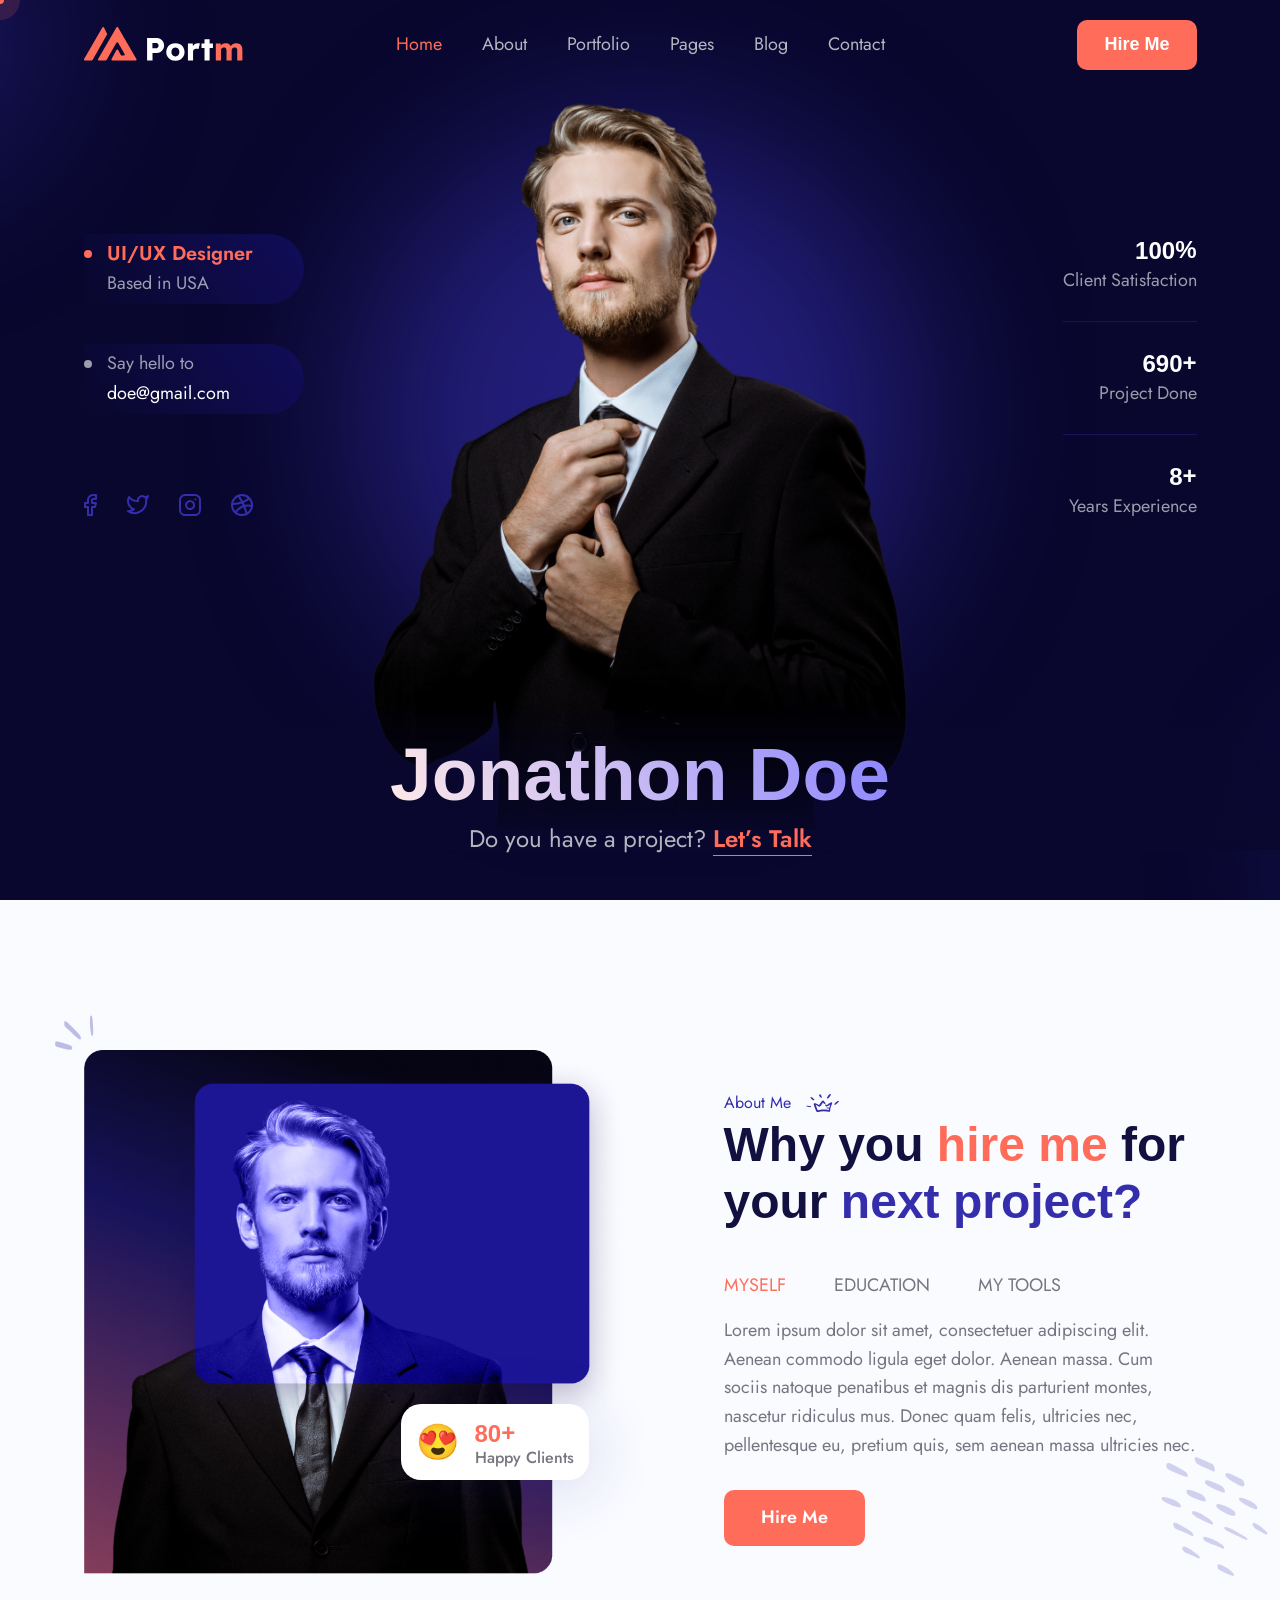
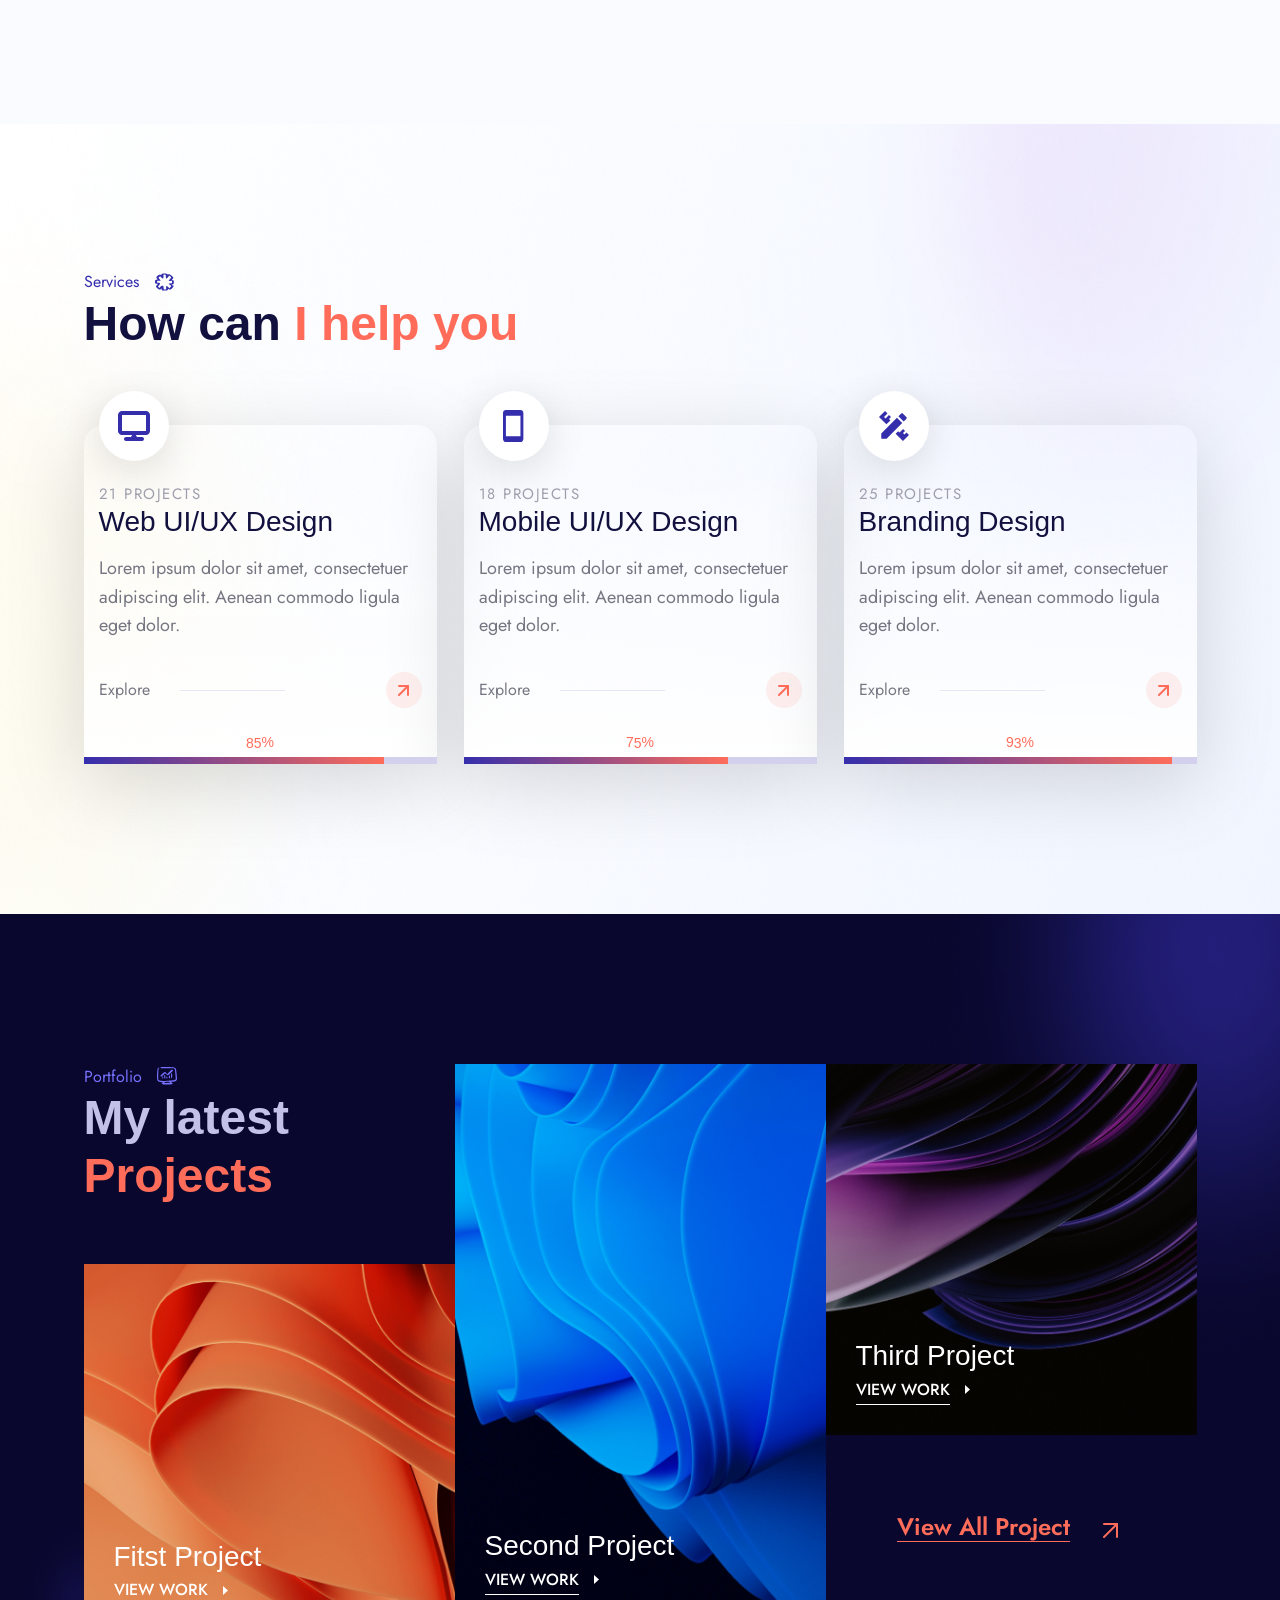
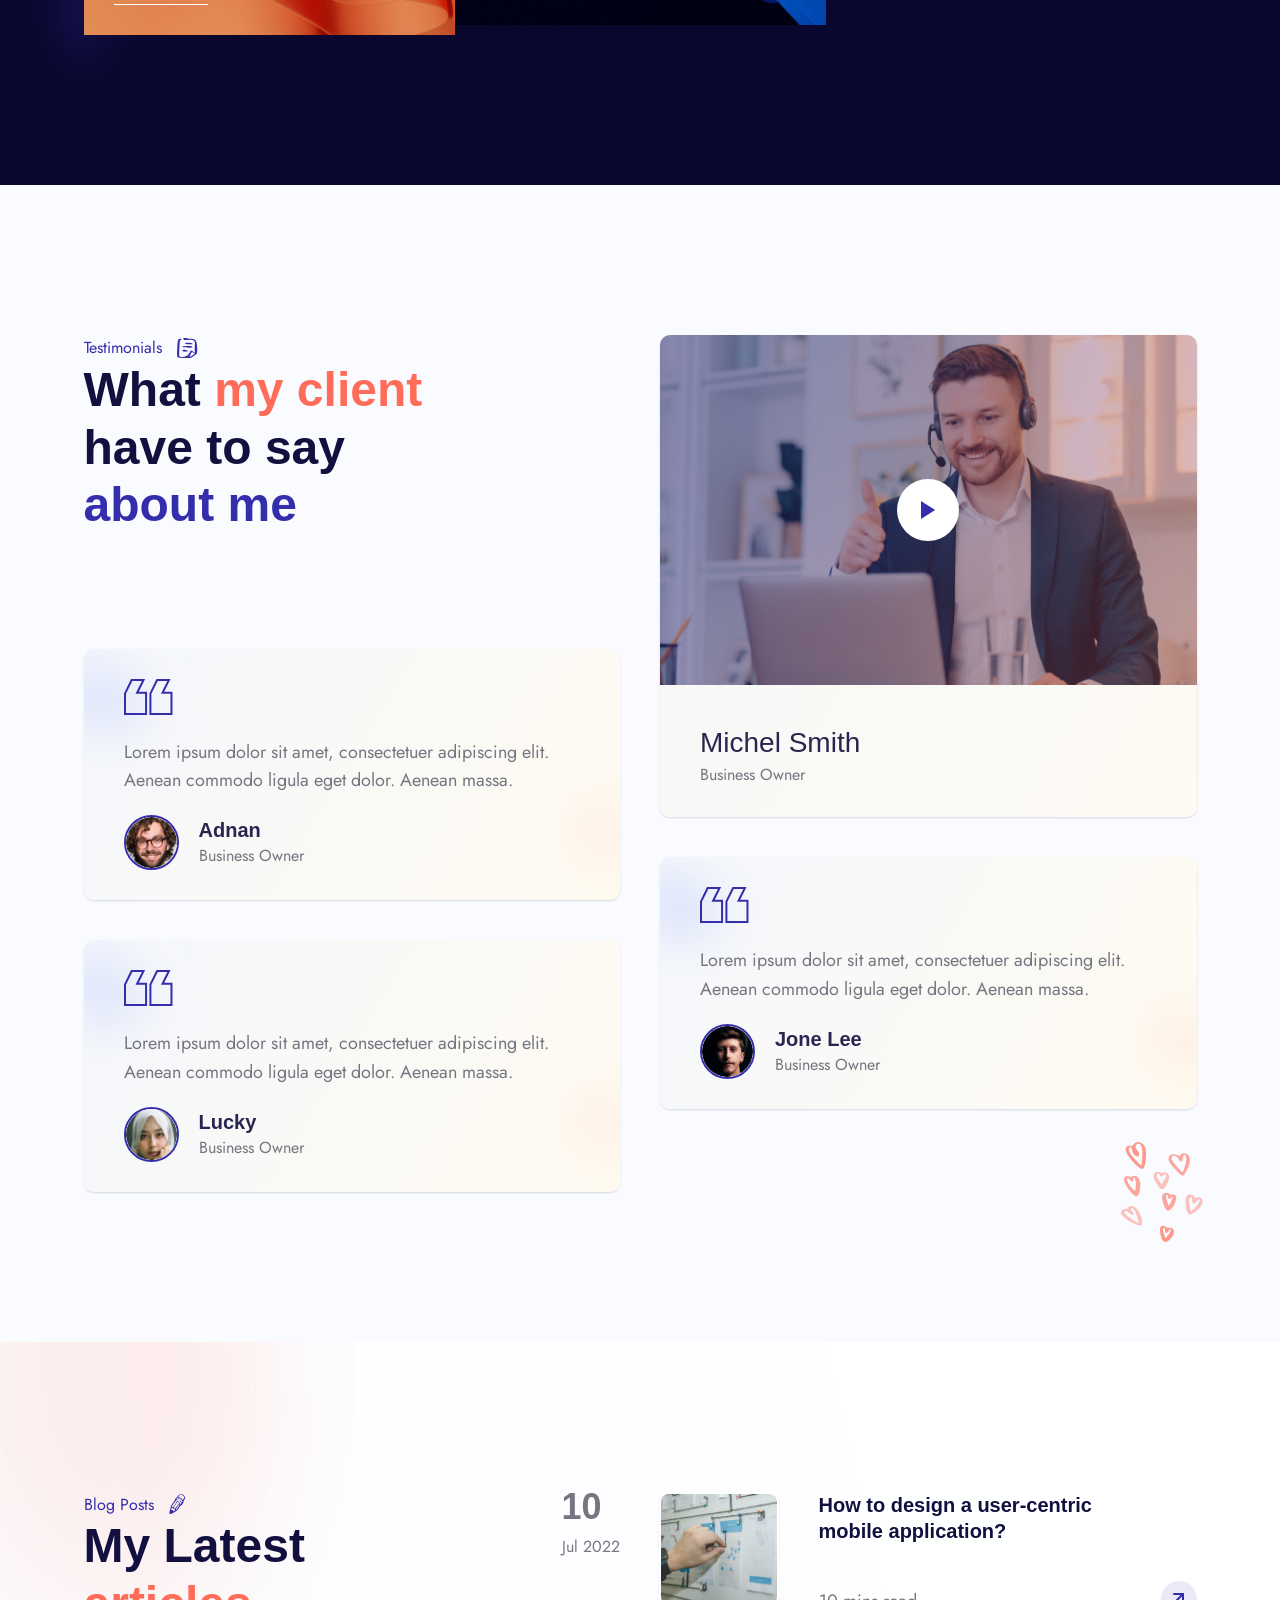
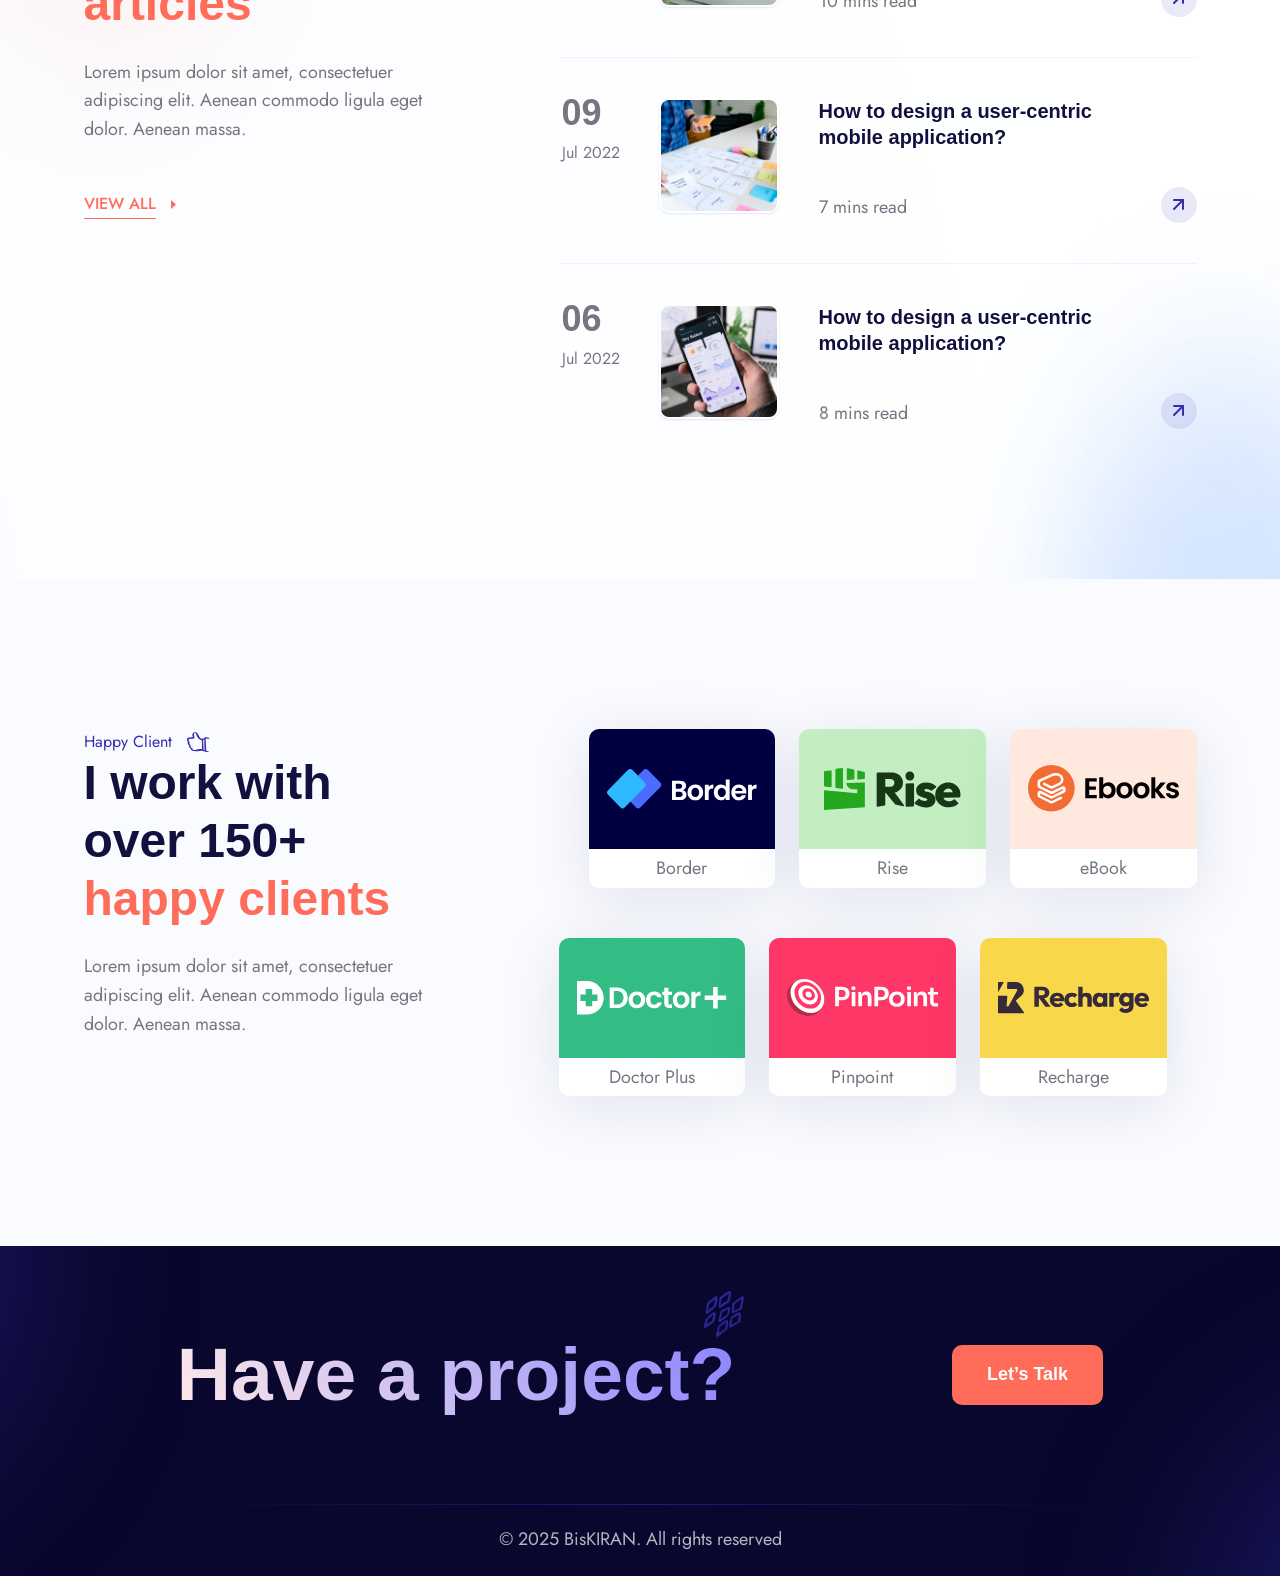
<file: index.html>
<!DOCTYPE html>
<html class="no-js" lang="en">


<!-- Mirrored from portm-html.vercel.app/ by HTTrack Website Copier/3.x [XR&CO'2014], Mon, 02 Dec 2024 14:08:37 GMT -->
<!-- Added by HTTrack --><meta http-equiv="content-type" content="text/html;charset=utf-8" /><!-- /Added by HTTrack -->
<head>
  <!-- Meta Tags -->
  <meta charset="utf-8">
  <meta http-equiv="x-ua-compatible" content="ie=edge">
  <meta name="viewport" content="width=device-width, initial-scale=1">
  <meta name="author" content="BisKIRAN">
  <!-- Favicon Icon -->
  <link rel="icon" href="assets/img/favicon.png">
  <!-- Site Title -->
  <title>Portm - Personal Portfolio Template</title>
  <link rel="stylesheet" href="assets/css/plugins/bootstrap.min.css">
  <link rel="stylesheet" href="assets/css/plugins/fontawesome.min.css">
  <link rel="stylesheet" href="assets/css/plugins/odometer-theme-default.css">
  <link rel="stylesheet" href="assets/css/plugins/select2.min.css">
  <link rel="stylesheet" href="assets/css/plugins/animate.css">
  <link rel="stylesheet" href="assets/css/style.css">
</head>

<body>
  <div class="cs_preloader cs_center">
    <div class="cs_preloader_in"></div>
  </div>
  <!-- Start Header Section -->
  <header class="cs_site_header cs_style_1 cs_sticky_header">
    <div class="cs_main_header">
      <div class="container">
        <div class="cs_main_header_in">
          <div class="cs_main_header_left">
            <a class="cs_site_branding" href="index-2.html">
              <img src="assets/img/logo.svg" alt="Logo">
            </a>
          </div>
          <div class="cs_main_header_center">
            <div class="cs_nav">
              <ul class="cs_nav_list">
                <li class="active menu-item-has-children"><a href="index-2.html">Home</a>
                  <ul>
                    <li><a href="index-2.html">Designer Landing</a></li>
                    <li><a href="home-v2.html">Developer Landing</a></li>
                  </ul>
                </li>
                <li class="menu-item-has-children"><a href="about.html">About</a>
                  <ul>
                    <li><a href="about.html">Designer About</a></li>
                    <li><a href="about-v2.html">Developer About</a></li>
                  </ul>
                </li>
                <li class="menu-item-has-children"><a href="portfolio.html">Portfolio</a>
                  <ul>
                    <li><a href="portfolio.html">Portfolio</a></li>
                    <li><a href="portfolio-details.html">Portfolio Details</a></li>
                  </ul>
                </li>
                <li class="menu-item-has-children"><a href="#">Pages</a>
                  <ul>
                    <li><a href="testimonial.html">Testimonial</a></li>
                    <li><a href="faq.html">FAQ</a></li>
                    <li><a href="404.html">Error 404</a></li>
                  </ul>
                </li>
                <li class="menu-item-has-children"><a href="blog.html">Blog</a>
                  <ul>
                    <li><a href="blog.html">Blog</a></li>
                    <li><a href="blog-details.html">Blog Details</a></li>
                  </ul>
                </li>
                <li> <a href="contact.html">Contact</a></li>
              </ul>
            </div>
          </div>
          <div class="cs_main_header_right">
            <a href="contact.html" class="cs_btn cs_style_1 cs_primary_font"><span>Hire Me</span></a>
          </div>
        </div>
      </div>
    </div>
  </header>
  <!-- End Header Section -->

  <!-- Main content inside start-->
  <main>
    <!-- Start Hero Section -->
    <section class="cs_hero cs_style_1 cs_filled_bg" data-src="assets/img/bg/hero_bg.svg">
      <div class="cs_hero_box">
        <img src="assets/img/hero_img.png" alt="">
        <div class="cs_hero_box_in wow fadeInUp" data-wow-duration="0.8s" data-wow-delay="0.2s">
          <h1 class="cs_hero_title cs_font_92 cs_extra_bold cs_link cs_gradient_text_2">Jonathon Doe</h1>
          <p class="cs_hero_subtitle cs_font_24">
            Do you have a project?
            <a href="contact.html" class="cs_semi_bold cs_accent_color cs_text_btn">Let’s Talk</a>
          </p>
        </div>
      </div>
      <div class="container cs_hero_info d-flex justify-content-between">
        <div class="cs_hero_left">
          <ul class="cs_mp_0">
            <li class="cs_hero_meta d-flex align-items-center">
              <div>
                <div class="cs_dot cs_accent_color cs_font_20 cs_semi_bold">UI/UX Designer</div>
                <span class="cs_white_color cs_opacity_06">Based in USA</span>
              </div>
            </li>
            <li class="cs_hero_meta d-flex align-items-center">
              <div>
                <div class="cs_dot cs_white_color cs_opacity_06">Say hello to</div>
                <span class="cs_white_color">doe@gmail.com</span>
              </div>
            </li>
          </ul>
          <div class="cs_height_75 cs_height_lg_50"></div>
          <div class="cs_social_btns d-flex cs_gap_30">
            <a class="cs_accent_color_2" href="#">
              <svg width="13" height="22" viewBox="0 0 13 22" fill="none" xmlns="http://www.w3.org/2000/svg">
                <path
                  d="M12 1H9C7.67392 1 6.40215 1.52678 5.46447 2.46447C4.52678 3.40215 4 4.67392 4 6V9H1V13H4V21H8V13H11L12 9H8V6C8 5.73478 8.10536 5.48043 8.29289 5.29289C8.48043 5.10536 8.73478 5 9 5H12V1Z"
                  stroke="currentColor" stroke-width="2" stroke-linecap="round" stroke-linejoin="round" />
              </svg>
            </a>
            <a class="cs_accent_color_2" href="#">
              <svg width="22" height="20" viewBox="0 0 22 20" fill="none" xmlns="http://www.w3.org/2000/svg">
                <path
                  d="M21 1.00784C21 1.00784 20.3 3.10784 19 4.40784C20.6 14.4078 9.6 21.7078 1 16.0078C3.2 16.1078 5.4 15.4078 7 14.0078C2 12.5078 -0.5 6.60784 2 2.00784C4.2 4.60784 7.6 6.10784 11 6.00784C10.1 1.80784 15 -0.592165 18 2.20784C19.1 2.20784 21 1.00784 21 1.00784Z"
                  stroke="currentColor" stroke-width="2" stroke-linecap="round" stroke-linejoin="round" />
              </svg>
            </a>
            <a class="cs_accent_color_2" href="#">
              <svg width="22" height="22" viewBox="0 0 22 22" fill="none" xmlns="http://www.w3.org/2000/svg">
                <path
                  d="M16 1H6C3.23858 1 1 3.23858 1 6V16C1 18.7614 3.23858 21 6 21H16C18.7614 21 21 18.7614 21 16V6C21 3.23858 18.7614 1 16 1Z"
                  stroke="currentColor" stroke-width="2" stroke-linecap="round" stroke-linejoin="round" />
                <path
                  d="M14.9997 10.3701C15.1231 11.2025 14.981 12.0523 14.5935 12.7991C14.206 13.5459 13.5929 14.1515 12.8413 14.5297C12.0898 14.908 11.2382 15.0397 10.4075 14.906C9.57683 14.7723 8.80947 14.3801 8.21455 13.7852C7.61962 13.1903 7.22744 12.4229 7.09377 11.5923C6.96011 10.7616 7.09177 9.90995 7.47003 9.15843C7.84829 8.40691 8.45389 7.7938 9.20069 7.4063C9.94749 7.0188 10.7975 6.87665 11.6297 7.00006C12.4786 7.12594 13.2646 7.52152 13.8714 8.12836C14.4782 8.73521 14.8738 9.52113 14.9997 10.3701Z"
                  stroke="currentColor" stroke-width="2" stroke-linecap="round" stroke-linejoin="round" />
                <path d="M16.5 5.5H16.51" stroke="currentColor" stroke-width="2" stroke-linecap="round"
                  stroke-linejoin="round" />
              </svg>
            </a>
            <a class="cs_accent_color_2" href="#">
              <svg width="22" height="22" viewBox="0 0 22 22" fill="none" xmlns="http://www.w3.org/2000/svg">
                <path
                  d="M11 21C16.5228 21 21 16.5228 21 11C21 5.47715 16.5228 1 11 1C5.47715 1 1 5.47715 1 11C1 16.5228 5.47715 21 11 21Z"
                  stroke="currentColor" stroke-width="2" stroke-linecap="round" stroke-linejoin="round" />
                <path d="M18.13 4.09009C14.22 8.14009 9 9.44009 1.25 9.94009" stroke="currentColor" stroke-width="2"
                  stroke-linecap="round" stroke-linejoin="round" />
                <path d="M20.7501 11.8401C14.1301 10.4301 8.61012 12.8401 4.37012 18.1601" stroke="currentColor"
                  stroke-width="2" stroke-linecap="round" stroke-linejoin="round" />
                <path d="M7.56006 1.75C11.9301 7.75 13.5601 11.17 15.5601 19.47" stroke="currentColor" stroke-width="2"
                  stroke-linecap="round" stroke-linejoin="round" />
              </svg>
            </a>
          </div>
        </div>
        <div>
          <div class="cs_funfact cs_style_1 text-end">
            <h2 class="cs_funfact_number cs_font_24 cs_white_color cs_semi_bold m-0">
              <span class="odometer" data-count-to="100"></span>%
            </h2>
            <div class="cs_white_color cs_opacity_06">Client Satisfaction</div>
          </div>
          <div class="cs_funfact cs_style_1 text-end">
            <h2 class="cs_funfact_number cs_font_24 cs_white_color cs_semi_bold m-0">
              <span class="odometer" data-count-to="690"></span>+
            </h2>
            <div class="cs_white_color cs_opacity_06">Project Done</div>
          </div>
          <div class="cs_funfact cs_style_1 text-end">
            <h2 class="cs_funfact_number cs_font_24 cs_white_color cs_semi_bold m-0">
              <span class="odometer" data-count-to="8"></span>+
            </h2>
            <div class="cs_white_color cs_opacity_06">Years Experience</div>
          </div>
        </div>
      </div>
    </section>
    <!-- Start Hero Section -->

    <!-- Start About Section -->
    <section class="position-relative">
      <div class="position-absolute cs_about_shape_2">
        <img src="assets/img/about_shape_2.svg" alt="">
      </div>
      <div class="cs_height_150 cs_height_lg_80"></div>
      <div class="container">
        <div class="row">
          <div class="col-lg-6">
            <div class="cs_image_box cs_style_1 position-relative">
              <img class="position-absolute cs_about_shape" src="assets/img/about_shape_1.svg" alt="About">
              <img class="w-100" src="assets/img/about_img_1.png" alt="About">
              <div
                class="cs_happy_client position-absolute cs_white_bg d-flex align-items-center cs_radius_20 cs_gap_15 wow fadeInRight" data-wow-duration="0.8s" data-wow-delay="0.2s">
                <p class="mb-0 cs_emoji_text">😍</p>
                <div>
                  <h3 class="mb-0 cs_font_24 cs_semi_bold cs_accent_color">
                    <span class="odometer" data-count-to="80"></span>+
                  </h3>
                  <p class="mb-0 cs_font_16 cs_medium">Happy Clients</p>
                </div>
              </div>
            </div>
          </div>
          <div class="col-lg-6">
            <div class="cs_pl_70">
              <div class="cs_height_40 cs_height_lg_30"></div>
              <div class="cs_section_heading cs_style_1">
                <p class="cs_section_subtitle cs_accent_color_2 cs_font_16">
                  <span>About Me</span>
                  <svg width="34" height="18" viewBox="0 0 34 18" fill="none" xmlns="http://www.w3.org/2000/svg">
                    <path fill-rule="evenodd" clip-rule="evenodd"
                      d="M13.164 1.06887C13.1878 2.25431 14.6046 4.16031 15.5689 3.80003C15.9856 3.63732 15.9856 3.463 15.5332 2.19621C14.4498 -0.813889 13.1402 0.115862 13.164 1.06887ZM21.0215 3.75354C20.6882 4.67168 21.843 4.83439 22.6407 3.98598C23.4502 3.11433 24.3193 1.81268 24.7836 0.929407C25.2956 0.0810016 24.2955 -0.349012 23.4621 0.348307C22.474 1.16185 21.2477 3.11433 21.0215 3.75354ZM4.61598 3.0446C3.87784 3.33515 6.35416 6.33363 7.35421 6.35687C8.52093 6.38011 8.61615 6.12443 7.80659 5.06683C6.53272 3.39327 5.46126 2.70757 4.61598 3.0446ZM15.807 7.35636C15.3665 7.78637 14.8426 8.3791 14.6403 8.65803C12.9021 11.1916 12.8783 11.2149 12.0806 10.6221C10.2353 9.274 7.1994 8.35586 7.79467 10.7035C8.16374 12.1214 9.25905 14.7131 9.54478 15.5731C10.2829 17.8394 10.6758 18.2113 11.9854 17.9091C15.2355 17.1421 19.8787 17.1188 23.2003 17.851C24.0217 18.037 24.0693 17.944 24.1527 16.3285C24.3194 13.0628 26.248 9.87833 26.248 8.8556C26.248 7.70502 24.0217 8.56505 20.9978 10.8778L20.6882 11.1103L20.2477 10.8197C19.3429 10.227 18.8905 10.6919 19.4024 11.6797C19.8191 12.4817 20.1644 12.749 21.0811 12.319C21.6049 12.0749 22.3311 11.61 23.355 10.9011C23.7598 10.6221 24.0932 10.4246 24.0932 10.4594C24.0932 10.6221 23.3669 13.6671 23.3669 13.6787L21.5573 13.5276C20.1167 13.4695 19.9501 14.2133 21.4382 14.4342C21.593 14.4574 23.1169 14.6434 23.1169 14.6434C23.1169 14.6434 23.0574 15.2942 22.8907 15.6661C22.7121 16.038 22.4145 16.131 21.9264 15.9683C18.1047 14.7363 11.8782 16.2356 11.8663 16.2356C11.6401 16.2704 9.56861 10.9359 9.73528 10.7732C9.75909 10.75 10.0091 10.9011 10.2948 11.1103C13.5211 13.3998 13.8545 13.3301 15.9856 9.99456L16.9856 8.42559L17.3785 8.99507C18.5214 10.657 20.1405 9.92483 19.2357 8.70452C18.9262 8.29775 18.4143 7.6934 17.5928 6.75202C17.2238 6.32201 16.6761 6.50795 15.807 7.35636ZM31.2959 7.18203C30.8673 7.42609 28.6291 9.51805 28.3672 9.9132C27.8076 10.7848 28.9743 10.9824 30.0339 10.1921C31.2721 9.27399 33.0222 7.69341 33.0222 7.48421C33.0341 7.06582 31.8793 6.85661 31.2959 7.18203ZM1.8063 12.749C3.54448 13.1674 4.54451 13.272 4.93739 13.0628C5.58028 12.7257 5.28265 12.4817 3.75877 12.1098C3.6159 12.0749 2.21106 11.6914 1.24672 11.6914C0.556213 11.6914 -0.979555 12.0633 1.8063 12.749Z"
                      fill="#342EAD" />
                  </svg>
                </p>
                <h2 class="cs_section_title cs_font_48 cs_semi_bold">Why you <span class="cs_accent_color">hire me
                  </span>
                  for your <span class="cs_accent_color_2">next project?</span></h2>
              </div>
              <div class="cs_height_40 cs_height_lg_30"></div>
              <div class="cs_tabs cs_style_1">
                <ul class="cs_tab_links cs_mp_0">
                  <li class="active"><a class="text-uppercase " href="404-2.html">Myself</a></li>
                  <li><a class="text-uppercase " href="404-3.html">Education</a></li>
                  <li><a class="text-uppercase " href="404-4.html">My tools</a></li>
                </ul>
                <div class="cs_tab_body">
                  <div class="cs_tab active" data-id="myself">
                    <p class="m-0">Lorem ipsum dolor sit amet, consectetuer adipiscing elit. Aenean commodo ligula eget
                      dolor. Aenean massa. Cum sociis natoque penatibus et magnis dis parturient montes, nascetur
                      ridiculus mus. Donec quam felis, ultricies nec, pellentesque eu, pretium quis, sem aenean massa
                      ultricies nec.</p>
                    <div class="cs_height_30 cs_height_lg_20"></div>
                    <a class="cs_btn cs_style_1" href="contact.html"><span>Hire Me</span></a>
                  </div>
                  <div class="cs_tab" data-id="education">
                    <p class="m-0">Lorem ipsum dolor sit amet, consectetuer adipiscing elit. Aenean commodo ligula eget
                      dolor. Aenean massa. Cum sociis natoque penatibus et magnis dis parturient montes, nascetur
                      ridiculus mus. Donec quam felis, ultricies nec, pellentesque eu, pretium quis, sem aenean massa
                      ultricies nec.</p>
                  </div>
                  <div class="cs_tab" data-id="tools">
                    <h2 class="cs_font_20 cs_accent_color">Skills</h2>
                    <div class="cs_progressbar cs_style_1">
                      <div class="label cs_font_20 cs_primary_color">HTML</div>
                      <h3 class="cs_progressbar_head cs_accent_color cs_normal cs_font_14 text-end">89%</h3>
                      <div class="cs_progress" data-progress="89">
                        <div class="cs_progress_in"></div>
                      </div>
                    </div>
                    <div class="cs_progressbar cs_style_1">
                      <div class="label cs_font_20 cs_primary_color">ReactJS</div>
                      <h3 class="cs_progressbar_head cs_accent_color cs_normal cs_font_14 text-end">95%</h3>
                      <div class="cs_progress" data-progress="95">
                        <div class="cs_progress_in"></div>
                      </div>
                    </div>
                    <div class="cs_progressbar cs_style_1">
                      <div class="label cs_font_20 cs_primary_color">WordPress</div>
                      <h3 class="cs_progressbar_head cs_accent_color cs_normal cs_font_14 text-end">70%</h3>
                      <div class="cs_progress" data-progress="70">
                        <div class="cs_progress_in"></div>
                      </div>
                    </div>
                  </div>
                </div>
              </div>
            </div>
          </div>
        </div>
      </div>
      <div class="cs_height_150 cs_height_lg_80"></div>
    </section>
    <!-- End About Section -->

    <!-- Start Service Section -->
    <section class="cs_100_bg position-relative" data-src="assets/img/bg/service_bg.png">
      <div class="cs_service_shape_1 position-absolute">
        <img src="assets/img/service_shape_1.svg" alt="">
      </div>
      <div class="cs_height_145 cs_height_lg_75"></div>
      <div class="container">
        <div class="cs_section_heading cs_style_1">
          <p class="cs_section_subtitle cs_accent_color_2 cs_font_16 wow fadeInLeft" data-wow-duration="0.8s" data-wow-delay="0.2s">
            <span>Services</span>
            <svg width="20" height="18" viewBox="0 0 20 18" fill="none" xmlns="http://www.w3.org/2000/svg">
              <path fill-rule="evenodd" clip-rule="evenodd"
                d="M8.3165 0.722028C7.59665 0.85855 7.46009 1.00749 7.3608 1.6529C7.28633 2.17419 7.27388 2.1866 7.01329 2.02525C5.33769 0.933026 1.46525 3.71325 2.66918 5.14059C3.30217 5.88533 3.48833 6.25767 3.57521 6.38178C1.5521 6.69201 0.96875 6.64236 0.96875 8.90136C0.96875 10.7755 1.46522 10.6762 3.82344 10.8376C3.61244 11.1355 2.7809 12.4387 2.30925 12.9848C1.8252 13.5433 1.84999 13.6674 2.59469 14.4494C4.76674 16.7455 5.90861 17.1179 7.05048 15.9015C7.5221 15.4051 7.6463 15.492 7.65866 16.3856C7.68349 17.4778 8.94951 17.7881 12.1889 17.4654C14.2245 17.2668 14.0382 17.031 13.8769 15.8643L15.1802 16.4104C16.5082 16.9689 17.0171 16.5966 19.636 13.1337C19.7973 12.9227 19.3133 12.5008 18.9161 12.5008C18.7671 12.5008 18.3699 12.2525 18.0348 11.9546L17.4142 11.4085C17.8487 11.3589 18.5685 11.2596 19.1519 11.1603C19.4497 11.1106 19.6608 10.8624 19.6856 10.5645C19.8097 8.78962 19.8594 8.0325 19.8594 8.04495C19.8718 7.84638 19.7725 7.64771 19.6111 7.53605C19.4249 7.41194 19.1147 7.25055 18.5686 7.1389C17.6997 6.96514 17.6873 7.05198 18.6678 6.00944C19.7228 4.86753 19.7477 4.942 17.8735 3.01819C16.26 1.35502 14.9692 0.833728 14.1748 1.49155L13.7901 1.81425L13.7155 1.50396C13.5294 0.759261 10.4513 0.312435 8.3165 0.722028ZM11.7918 3.30365C11.9034 5.94734 12.3627 6.17074 13.9266 4.35865C15.5526 2.48449 15.3044 2.55895 16.409 3.61395C17.5881 4.731 17.6253 4.55724 15.9993 6.08391C14.1624 7.79673 14.2866 8.15661 16.6199 7.90839C18.3327 7.72218 18.1465 8.10696 17.9728 10.2542C14.8698 10.4528 13.8273 10.4528 15.4656 11.6195C16.744 12.538 17.3149 13.084 17.166 13.2826C17.0915 13.3695 15.5898 15.2313 15.5898 15.2313C15.3912 15.0824 15.0933 14.9583 14.0755 13.9777C12.5861 12.5628 12.0897 12.7738 12.1393 14.8465L12.1766 16.3236C9.64453 16.6711 9.73145 16.8324 9.59489 14.5238C9.54524 13.6799 9.65699 12.1656 7.94417 12.8358C7.17459 13.1337 6.20649 13.9156 5.80931 14.6479C5.63555 14.9706 5.51145 14.921 4.70469 14.3004C3.81104 13.6178 3.78622 13.8163 4.89086 12.5131C5.25079 12.0912 5.61075 11.6071 5.83416 11.2719C6.70298 9.93153 5.39977 9.64603 3.81108 9.64603H3.09116C3.09116 9.64603 3.10358 8.2559 3.21528 7.63534C3.3394 7.63534 4.13374 7.64771 4.89086 7.66017C6.92637 7.68499 6.98845 7.63534 6.08239 6.64236C5.22599 5.71149 4.7419 5.09094 4.44403 4.74341C4.61779 4.58206 3.83589 5.33917 6.09482 3.1423C6.23134 3.29124 6.93879 4.03594 7.62148 4.85511C8.4778 5.88524 9.48323 5.50053 9.48323 4.80547V4.06077C9.4956 1.40467 9.38385 1.59084 10.9106 1.62807L11.7173 1.64049L11.7918 3.30365Z"
                fill="#342EAD" />
            </svg>
          </p>
          <h2 class="cs_section_title cs_font_48 cs_semi_bold">How can <span class="cs_accent_color">I help you</span>
          </h2>
        </div>
        <div class="cs_height_72 cs_height_lg_62"></div>
        <div class="row cs_gap_40 justify-content-md-center">
          <div class="col-lg-4 col-md-6">
            <div class="cs_iconbox cs_style_1 cs_transform_up_hover_5 cs_transition_4">
              <div class="cs_iconbox_in">
                <div class="cs_iconbox_icon cs_center rounded-circle cs_white_bg">
                  <svg width="32" height="30" viewBox="0 0 32 30" fill="none" xmlns="http://www.w3.org/2000/svg">
                    <path fill-rule="evenodd" clip-rule="evenodd"
                      d="M27.988 24H18.008C18.008 24.5339 18.2214 25.0457 18.6008 25.4213C18.9802 25.797 19.4941 26.0053 20.028 26H23.988C24.7025 25.9964 25.3647 26.3743 25.725 26.9913C26.0854 27.6084 26.0892 28.3708 25.735 28.9913C25.3809 29.6119 24.7225 29.9964 24.008 30H8.00799C6.90343 30 6.00799 29.1046 6.00799 28C6.01455 26.8982 6.90615 26.0066 8.00799 26H11.94C12.4739 26.0053 12.9877 25.797 13.3671 25.4213C13.7466 25.0457 13.96 24.5339 13.96 24H4.014C1.80304 23.9989 0.00880834 22.211 0 20V4.00002C-6.51263e-06 2.93673 0.423342 1.91718 1.17652 1.16664C1.92969 0.416086 2.95071 -0.003697 4.014 2.4535e-05H27.98C30.1942 -0.00440054 31.9934 1.78582 32 4.00002V20.02C31.989 22.226 30.194 24.0067 27.988 24ZM27.988 3.99997H4.008C4.008 3.99997 4.02 20 4.022 20H28.008L27.988 3.99997Z"
                      fill="#342EAD" />
                  </svg>
                </div>
                <p class="cs_iconbox_mini_title cs_ternary_color text-uppercase cs_font_15">21 Projects</p>
                <h3 class="cs_iconbox_title cs_font_28 cs_medium">Web UI/UX Design</h3>
                <p class="cs_iconbox_subtitle">Lorem ipsum dolor sit amet, consectetuer adipiscing elit. Aenean commodo
                  ligula eget dolor.</p>
                <a href="portfolio-details.html" class="cs_iconbox_btn cs_primary_color_hover cs_center_between">
                  <span class="cs_iconbox_btn_text position-relative d-inline-block cs_font_16">Explore</span>
                  <span class="cs_circle_btn cs_style_1 cs_accent_color cs_center rounded-circle">
                    <svg width="11" height="11" viewBox="0 0 11 11" fill="none" xmlns="http://www.w3.org/2000/svg">
                      <path d="M1 10L10 1" stroke="currentColor" stroke-width="2" stroke-linecap="round"
                        stroke-linejoin="round" />
                      <path d="M1 1H10V10" stroke="currentColor" stroke-width="2" stroke-linecap="round"
                        stroke-linejoin="round" />
                    </svg>
                    <svg width="11" height="11" viewBox="0 0 11 11" fill="none" xmlns="http://www.w3.org/2000/svg">
                      <path d="M1 10L10 1" stroke="currentColor" stroke-width="2" stroke-linecap="round"
                        stroke-linejoin="round" />
                      <path d="M1 1H10V10" stroke="currentColor" stroke-width="2" stroke-linecap="round"
                        stroke-linejoin="round" />
                    </svg>
                  </span>
                </a>
              </div>
              <div class="cs_progressbar cs_style_1 text-center">
                <h3 class="cs_progressbar_head cs_accent_color cs_normal cs_font_14"><span class="odometer" data-count-to="85"></span>%</h3>
                <div class="cs_progress" data-progress="85">
                  <div class="cs_progress_in"></div>
                </div>
              </div>
            </div>
          </div>
          <div class="col-lg-4 col-md-6">
            <div class="cs_iconbox cs_style_1 cs_transform_up_hover_5 cs_transition_4">
              <div class="cs_iconbox_in">
                <div class="cs_iconbox_icon cs_center rounded-circle cs_white_bg">
                  <svg width="21" height="32" viewBox="0 0 21 32" fill="none" xmlns="http://www.w3.org/2000/svg">
                    <path
                      d="M17.4545 26.1818H2.90909V5.81818H17.4545M17.4545 0H2.90909C1.29455 0 0 1.29455 0 2.90909V29.0909C0 29.8624 0.306492 30.6024 0.852053 31.1479C1.39761 31.6935 2.13755 32 2.90909 32H17.4545C18.2261 32 18.966 31.6935 19.5116 31.1479C20.0571 30.6024 20.3636 29.8624 20.3636 29.0909V2.90909C20.3636 1.29455 19.0545 0 17.4545 0Z"
                      fill="#342EAD" />
                  </svg>
                </div>
                <p class="cs_iconbox_mini_title cs_ternary_color text-uppercase cs_font_15">18 Projects</p>
                <h3 class="cs_iconbox_title cs_font_28 cs_medium">Mobile UI/UX Design</h3>
                <p class="cs_iconbox_subtitle">Lorem ipsum dolor sit amet, consectetuer adipiscing elit. Aenean commodo
                  ligula eget dolor.</p>
                <a href="portfolio-details.html" class="cs_iconbox_btn cs_primary_color_hover cs_center_between">
                  <span class="cs_iconbox_btn_text position-relative d-inline-block cs_font_16">Explore</span>
                  <span class="cs_circle_btn cs_style_1 cs_accent_color cs_center rounded-circle">
                    <svg width="11" height="11" viewBox="0 0 11 11" fill="none" xmlns="http://www.w3.org/2000/svg">
                      <path d="M1 10L10 1" stroke="currentColor" stroke-width="2" stroke-linecap="round"
                        stroke-linejoin="round" />
                      <path d="M1 1H10V10" stroke="currentColor" stroke-width="2" stroke-linecap="round"
                        stroke-linejoin="round" />
                    </svg>
                    <svg width="11" height="11" viewBox="0 0 11 11" fill="none" xmlns="http://www.w3.org/2000/svg">
                      <path d="M1 10L10 1" stroke="currentColor" stroke-width="2" stroke-linecap="round"
                        stroke-linejoin="round" />
                      <path d="M1 1H10V10" stroke="currentColor" stroke-width="2" stroke-linecap="round"
                        stroke-linejoin="round" />
                    </svg>
                  </span>
                </a>
              </div>
              <div class="cs_progressbar cs_style_1 text-center">
                <h3 class="cs_progressbar_head cs_accent_color cs_normal cs_font_14"><span class="odometer" data-count-to="75"></span>%</h3>
                <div class="cs_progress" data-progress="75">
                  <div class="cs_progress_in"></div>
                </div>
              </div>
            </div>
          </div>
          <div class="col-lg-4 col-md-6">
            <div class="cs_iconbox cs_style_1 cs_transform_up_hover_5 cs_transition_4">
              <div class="cs_iconbox_in">
                <div class="cs_iconbox_icon cs_center rounded-circle cs_white_bg">
                  <svg width="30" height="30" viewBox="0 0 30 30" fill="none" xmlns="http://www.w3.org/2000/svg">
                    <path
                      d="M2.27615 22.4222V27.7238H7.57776L23.2139 12.0735L17.9123 6.77191L2.27615 22.4222ZM30 23.9915L23.9915 30L16.64 22.6484L19.1423 20.1461L20.5561 21.5598L24.0481 18.0537L26.0556 20.0613L23.9915 22.0688L25.4901 23.4826L27.4976 21.5033L30 23.9915ZM7.37983 13.3459L0 6.00848L6.00848 0L8.4967 2.50236L5.00471 6.00848L6.51744 7.50707L9.99529 4.00094L12.0028 6.00848L9.99529 8.00189L11.409 9.41565L7.37983 13.3459ZM27.3139 7.9312C27.8652 7.37983 27.8652 6.51744 27.3139 5.93779L24.0057 2.68615C23.4826 2.13478 22.5636 2.13478 22.0122 2.68615L19.4109 5.27333L24.7125 10.5749L27.3139 7.9312Z"
                      fill="#342EAD" />
                  </svg>
                </div>
                <p class="cs_iconbox_mini_title cs_ternary_color text-uppercase cs_font_15">25 Projects</p>
                <h3 class="cs_iconbox_title cs_font_28 cs_medium">Branding Design</h3>
                <p class="cs_iconbox_subtitle">Lorem ipsum dolor sit amet, consectetuer adipiscing elit. Aenean commodo
                  ligula eget dolor.</p>
                <a href="portfolio-details.html" class="cs_iconbox_btn cs_primary_color_hover cs_center_between">
                  <span class="cs_iconbox_btn_text position-relative d-inline-block cs_font_16">Explore</span>
                  <span class="cs_circle_btn cs_style_1 cs_accent_color cs_center rounded-circle">
                    <svg width="11" height="11" viewBox="0 0 11 11" fill="none" xmlns="http://www.w3.org/2000/svg">
                      <path d="M1 10L10 1" stroke="currentColor" stroke-width="2" stroke-linecap="round"
                        stroke-linejoin="round" />
                      <path d="M1 1H10V10" stroke="currentColor" stroke-width="2" stroke-linecap="round"
                        stroke-linejoin="round" />
                    </svg>
                    <svg width="11" height="11" viewBox="0 0 11 11" fill="none" xmlns="http://www.w3.org/2000/svg">
                      <path d="M1 10L10 1" stroke="currentColor" stroke-width="2" stroke-linecap="round"
                        stroke-linejoin="round" />
                      <path d="M1 1H10V10" stroke="currentColor" stroke-width="2" stroke-linecap="round"
                        stroke-linejoin="round" />
                    </svg>
                  </span>
                </a>
              </div>
              <div class="cs_progressbar cs_style_1 text-center">
                <h3 class="cs_progressbar_head cs_accent_color cs_normal cs_font_14"><span class="odometer" data-count-to="93"></span>%</h3>
                <div class="cs_progress" data-progress="93">
                  <div class="cs_progress_in"></div>
                </div>
              </div>
            </div>
          </div>
        </div>
      </div>
      <div class="cs_height_150 cs_height_lg_20"></div>
    </section>
    <!-- End Service Section -->

    <!-- Start Portfolio Section -->
    <section class="cs_100_bg" data-src="assets/img/bg/portfolio_bg.png">
      <div class="cs_height_150 cs_height_lg_80"></div>
      <div class="container">
        <div class="cs_grid_3">
          <div class="cs_grid_item">
            <div class="cs_portfolio cs_style_1 cs_zoom position-relative">
              <div class="cs_section_heading cs_style_1">
                <p class="cs_section_subtitle cs_violet_text cs_font_16 wow fadeInRight" data-wow-duration="0.8s" data-wow-delay="0.2s">
                  <span>Portfolio</span>
                  <svg width="20" height="18" viewBox="0 0 20 18" fill="none" xmlns="http://www.w3.org/2000/svg">
                    <path fill-rule="evenodd" clip-rule="evenodd"
                      d="M4.19081 0.0804121C2.96402 0.280944 3.78977 1.09487 4.80423 1.23643C5.65354 1.35439 7.28135 1.35439 10.7848 1.34259C15.0549 1.3308 16.8833 1.37797 17.1546 1.49593C17.827 1.80263 18.1219 2.98224 18.3107 6.17896C18.3814 7.31138 18.523 9.01 18.6291 9.95368C18.9594 12.9853 18.6527 13.2802 14.7719 13.4335C13.2738 13.4925 11.3274 13.6104 10.4545 13.693C6.37308 14.0823 3.83693 14.0115 2.42141 13.4453C1.24181 12.9734 1.30081 12.596 1.26542 11.8056C1.18285 10.2722 1.21823 7.14621 1.37157 4.30338C1.50133 1.92058 1.65467 1.44875 2.42141 1.09487C2.89325 0.882538 2.72812 0.634828 2.13831 0.65842C1.25361 0.705604 0.569457 1.0005 0.439701 2.38063C0.274556 4.07926 -0.775323 13.4099 1.11204 14.2002C2.35062 14.7193 4.50929 15.2265 5.3586 15.2265C5.9484 15.2265 5.92485 15.8871 5.33505 16.064C3.9785 16.4533 4.93396 17.397 6.72695 17.4677C10.3601 17.5857 15.6684 17.2908 15.7155 16.9487C15.7627 16.6066 14.996 15.8281 14.5949 15.8281C14.4652 15.8281 14.3826 15.6747 14.3826 15.4506C14.3826 15.1321 14.3826 14.6839 14.7482 14.6839C16.3171 14.6839 17.1546 14.6131 17.6265 14.5069C19.9267 14.0115 20.0211 12.4544 19.9975 11.5461C19.9149 7.8304 19.2189 4.27981 19.2189 3.44229C19.2071 1.99138 18.3578 0.564051 16.5413 0.304539C15.8335 0.092211 5.4058 -0.12012 4.19081 0.0804121ZM10.3484 7.29958C10.2068 7.14623 8.83846 5.62455 8.46099 5.23528C7.98915 4.75164 7.50549 4.90497 6.49103 5.83686C5.97201 6.32049 5.15809 7.04007 4.67446 7.45293C2.99942 8.86845 2.86966 9.50543 4.24979 9.50543C4.72163 9.50543 4.94579 9.34027 6.34951 7.90116C8.1661 6.03739 8.00095 6.04919 9.58161 7.58267C10.6433 8.60892 10.5135 8.62074 12.2357 7.27599C13.722 5.89586 14.5713 4.97576 15.6448 3.90232C16.7064 2.84068 15.0785 2.35704 14.2174 3.08839C13.203 3.92591 10.3601 7.28778 10.3484 7.29958ZM14.1702 6.74517C13.9579 7.28779 14.0641 10.9092 14.3 11.1333C14.878 11.7113 15.2319 10.4727 15.1965 8.01912C15.1729 6.66258 14.5123 5.84868 14.1702 6.74517ZM7.34037 8.21967C6.97469 9.18695 7.28136 11.8293 8.02451 11.6995C8.76766 11.5697 8.26045 8.65611 8.0953 8.23145C7.98914 7.92476 7.45833 7.91298 7.34037 8.21967ZM12.1413 8.49096C11.9408 8.73868 11.7403 10.5671 11.87 11.0625C12.0941 11.9472 13.026 11.5579 13.026 10.5789C13.026 8.93923 12.6014 7.93655 12.1413 8.49096ZM5.42939 9.75316C5.25245 9.9301 5.32322 11.2512 5.53554 11.5343C5.91302 12.0534 6.2433 11.7231 6.2433 10.8148C6.23151 9.87112 5.83046 9.34029 5.42939 9.75316ZM9.49901 9.75316C9.19232 10.0599 9.40464 11.322 9.78211 11.4989C10.3837 11.7703 10.5843 11.0271 10.2186 9.8475C10.1596 9.63517 9.67596 9.57621 9.49901 9.75316ZM12.5424 14.8844C13.0143 15.0142 12.8373 15.4388 12.8845 15.8281L7.43471 15.9224C7.43471 15.8871 7.52912 14.9552 7.52912 15.0142C7.90659 15.0024 11.3628 14.8608 11.8347 14.8254C12.0234 14.8018 12.3537 14.8372 12.5424 14.8844Z"
                      fill="currentColor" />
                  </svg>
                </p>
                <h2 class="cs_section_title cs_font_48 cs_semi_bold"><span class="cs_white_blue_text">My latest
                  </span><br><span class="cs_accent_color">Projects</span>
                </h2>
              </div>
            </div>
            <div class="cs_height_60 cs_height_lg_30"></div>
          </div>
          <div class="cs_grid_item">
            <a href="portfolio-details.html" class="cs_portfolio cs_style_1 cs_zoom position-relative">
              <div class="cs_portfolio_thumbnail">
                <img class="cs_zoom_in w-100" src="assets/img/portfolio/p3.jpg" alt="">
              </div>
              <div class="cs_portfolio_info cs_white_color cs_medium position-absolute">
                <h2 class="cs_font_28 cs_white_color cs_medium mb-0">Fitst Project</h2>
                <div class="cs_font_16 cs_gap_15 d-inline-flex cs_medium align-items-center">
                  <span class="cs_text_btn cs_secondary_font cs_type_1 text-uppercase">View work</span>
                  <svg width="5" height="9" viewBox="0 0 5 9" fill="none" xmlns="http://www.w3.org/2000/svg">
                    <path d="M0 0L5 4.5L0 9L0 0Z" fill="currentColor" />
                  </svg>
                </div>
              </div>
            </a>
          </div>
          <div class="cs_grid_item">
            <a href="portfolio-details.html" class="cs_portfolio cs_style_1 cs_zoom position-relative">
              <div class="cs_portfolio_thumbnail">
                <img class="cs_zoom_in w-100" src="assets/img/portfolio/p2.jpg" alt="">
              </div>
              <div class="cs_portfolio_info cs_white_color cs_medium position-absolute">
                <h2 class="cs_font_28 cs_white_color cs_medium mb-0">Second Project</h2>
                <div class="cs_font_16 cs_gap_15 d-inline-flex cs_medium align-items-center">
                  <span class="cs_text_btn cs_secondary_font cs_type_1 text-uppercase">View work</span>
                  <svg width="5" height="9" viewBox="0 0 5 9" fill="none" xmlns="http://www.w3.org/2000/svg">
                    <path d="M0 0L5 4.5L0 9L0 0Z" fill="currentColor" />
                  </svg>
                </div>
              </div>
            </a>
          </div>
          <div class="cs_grid_item">
            <a href="portfolio-details.html" class="cs_portfolio cs_style_1 cs_zoom position-relative">
              <div class="cs_portfolio_thumbnail">
                <img class="cs_zoom_in w-100" src="assets/img/portfolio/p1.jpg" alt="">
              </div>
              <div class="cs_portfolio_info cs_white_color cs_medium position-absolute">
                <h2 class="cs_font_28 cs_white_color cs_medium mb-0">Third Project</h2>
                <div class="cs_font_16 cs_gap_15 d-inline-flex cs_medium align-items-center">
                  <span class="cs_text_btn cs_secondary_font cs_type_1 text-uppercase">View work</span>
                  <svg width="5" height="9" viewBox="0 0 5 9" fill="none" xmlns="http://www.w3.org/2000/svg">
                    <path d="M0 0L5 4.5L0 9L0 0Z" fill="currentColor" />
                  </svg>
                </div>
              </div>
            </a>
          </div>
          <div class="cs_grid_item">
            <div class="cs_portfolio_btn_wrap text-center wow fadeInUp" data-wow-duration="0.8s" data-wow-delay="0.2s">
              <a class="cs_portfolio_text_btn d-inline-flex cs_gap_25 align-items-center cs_font_24 cs_accent_color cs_semi_bold"
                href="portfolio.html">
                <span class="cs_text_btn">View All Project</span>
                <span class="cs_circle_btn cs_style_1 cs_accent_color cs_center rounded-circle">
                  <svg width="15" height="15" viewBox="0 0 15 15" fill="none" xmlns="http://www.w3.org/2000/svg">
                    <path d="M1 14L14 1" stroke="currentColor" stroke-width="2" stroke-linecap="round"
                      stroke-linejoin="round" />
                    <path d="M1 1H14V14" stroke="currentColor" stroke-width="2" stroke-linecap="round"
                      stroke-linejoin="round" />
                  </svg>
                  <svg width="15" height="15" viewBox="0 0 15 15" fill="none" xmlns="http://www.w3.org/2000/svg">
                    <path d="M1 14L14 1" stroke="currentColor" stroke-width="2" stroke-linecap="round"
                      stroke-linejoin="round" />
                    <path d="M1 1H14V14" stroke="currentColor" stroke-width="2" stroke-linecap="round"
                      stroke-linejoin="round" />
                  </svg>
                </span>
              </a>
            </div>
          </div>
        </div>
      </div>
      <div class="cs_height_150 cs_height_lg_80"></div>
    </section>
    <!-- End Portfolio Section -->

    <!-- Start Testimonial Section -->
    <section class="position-relative">
      <div class="cs_testmonial_shape_1 position-absolute">
        <img src="assets/img/testmonial_shape_1.svg" alt="testmonial_shape">
      </div>
      <div class="cs_height_150 cs_height_lg_80"></div>
      <div class="container">
        <div class="cs_isotop cs_isotop_col_2 cs_has_gutter_40">
          <div class="cs_grid_sizer"></div>
          <div class="cs_isotop_item">
            <div class="cs_section_heading cs_style_1">
              <p class="cs_section_subtitle cs_accent_color_2 cs_font_16 wow fadeInLeft" data-wow-duration="0.8s" data-wow-delay="0.2s">
                <span>Testimonials</span>
                <svg width="21" height="20" viewBox="0 0 21 20" fill="none" xmlns="http://www.w3.org/2000/svg">
                  <path fill-rule="evenodd" clip-rule="evenodd"
                    d="M6.32185 0.162195C5.92711 0.458249 6.20673 1.29707 6.83174 1.70825C7.35805 2.05365 9.61133 2.16878 11.2561 1.95496C15.7627 1.34641 18.2298 2.57997 17.9831 5.2938C17.6377 9.27408 17.5719 12.0866 17.8186 13.4353C18.0982 14.9978 18.0653 14.8826 17.539 14.4879C17.0292 14.1096 15.8614 13.3366 15.2035 12.9254C14.6607 12.5965 13.7232 12.1195 13.5423 12.728C13.2462 13.7313 12.358 15.2774 11.5686 16.33C9.77579 18.7149 6.32185 19.2577 3.36131 18.7478C2.11131 18.534 2.07841 18.1063 2.12775 17.1688C2.29223 13.8136 2.52246 4.86616 2.9172 2.97471C3.11457 2.02076 3.34485 1.85628 4.08498 1.64246C5.38433 1.28062 4.4962 0.655619 2.96659 0.836541C1.89751 0.968121 1.28895 1.36286 0.910659 2.76089C0.334999 4.9484 0.400789 8.92867 0.0060502 17.0702C-0.0926344 18.9781 1.02579 19.636 2.63764 19.8004C3.59159 19.8991 5.03895 19.932 7.47317 19.9649C10.4995 19.9978 12.0126 20.0471 13.0324 19.8991C14.1837 19.7346 14.6936 19.3235 16.0588 18.4188C20.368 15.5241 20.2035 15.7873 20.2199 11.9714C20.2528 3.22142 19.0357 0.984568 14.0686 0.754304C12.6212 0.688514 11.2232 0.524037 10.6969 0.37601C9.3153 -0.00228091 6.71659 -0.133858 6.32185 0.162195ZM9.24946 4.83327C8.0488 4.93195 7.63768 5.82011 8.65742 6.09972C9.49624 6.32998 13.7067 6.37932 15.1048 6.2313C15.96 6.13261 15.6146 5.52406 14.9238 5.228C13.9041 4.78392 11.8153 4.61945 9.24946 4.83327ZM7.17715 8.18854C4.34819 8.32012 5.08831 9.09315 6.33831 9.33986C8.87122 9.83328 15.5982 9.89908 15.5982 9.24118C15.5982 8.33657 12.3745 7.94183 7.17715 8.18854ZM7.19353 13.6984C8.3613 13.6655 10.6969 13.4682 11.1245 13.3366C11.8647 13.1063 10.8449 12.3168 9.56203 12.1359C7.83504 11.8892 7.11129 11.8234 6.70011 11.8563C4.52905 11.9714 5.483 13.7478 7.19353 13.6984ZM17.8021 15.5405C17.6048 15.6886 15.7133 17.5965 13.4436 18.5504C12.5883 18.9123 12.1442 18.8629 12.7034 18.1392C13.1475 17.3333 14.6772 13.9287 15.0555 13.9287C15.2693 13.9451 17.8021 15.5405 17.8021 15.5405Z"
                    fill="#342EAD" />
                </svg>
              </p>
              <h2 class="cs_section_title cs_font_48 cs_semi_bold">What <span class="cs_accent_color">my
                  client</span><br>have to say<br><span class="cs_accent_color_2">about me</span>
              </h2>
            </div>
            <div class="cs_height_75"></div>
          </div>
          <div class="cs_isotop_item">
            <div
              class="cs_testimonial cs_style_1 cs_radius_10 overflow-hidden cs_filled_bg"
              data-src="assets/img/bg/testimonial_bg.svg">
              <a href="https://www.youtube.com/embed/zE_WFiHnSlY?list=PLaoLNlo4d8-044EScxyu33SC9BJF5IeeH"
                class="cs_testmonial_thumbnail position-relative cs_accent_color_2 cs_filled_bg cs_video_open"
                data-src="assets/img/testmonial/av.jpg">
                <div class="position-absolute top-0 start-0 cs_center h-100 w-100">
                  <div class="cs_player cs_style_1 cs_transition_3 cs_center cs_white_bg rounded-circle">
                    <svg width="15" height="18" viewBox="0 0 15 18" fill="none" xmlns="http://www.w3.org/2000/svg">
                      <path d="M0 0V18L14.1429 9L0 0Z" fill="currentColor" />
                    </svg>
                  </div>
                </div>
              </a>
              <div class="cs_testimonial_in">
                <div class="cs_tastimonial_avater">
                  <h2 class="cs_testmonial_name cs_font_28 cs_medium mb-0">Michel Smith</h2>
                  <p class="cs_testmonial_designation cs_font_16 cs_normal mb-0">Business Owner</p>
                </div>
              </div>
            </div>
          </div>
          <div class="cs_isotop_item">
            <div class="cs_testimonial cs_style_1 cs_radius_10 overflow-hidden cs_filled_bg"
              data-src="assets/img/bg/testimonial_bg.svg">
              <div class="cs_testimonial_in">
                <div class="cs_testmonial_icon">
                  <svg width="49" height="36" viewBox="0 0 49 36" fill="none" xmlns="http://www.w3.org/2000/svg">
                    <path
                      d="M18.777 2.44455L19.4939 1H17.8813H8.3525H7.73241L7.45675 1.55545L1.10425 14.3554L1 14.5655V14.8V34V35H2H21.0575H22.0575V34V14.8V13.8H21.0575H13.1414L18.777 2.44455ZM44.187 2.44455L44.904 1H43.2913H33.7625H33.1424L32.8668 1.55545L26.5143 14.3554L26.41 14.5655V14.8V34V35H27.41H46.4675H47.4675V34V14.8V13.8H46.4675H38.5514L44.187 2.44455Z"
                      stroke="#342EAD" stroke-width="2" />
                  </svg>

                </div>
                <p class="cs_testimonial_text">Lorem ipsum dolor sit amet, consectetuer adipiscing elit. Aenean commodo
                  ligula eget dolor. Aenean massa.</p>
                <div class="cs_tastimonial_avater d-flex align-items-center">
                  <img src="assets/img/testmonial/a2.jpg" alt="avatar_img">
                  <div class="cs_ml_20">
                    <h2 class="cs_testmonial_name cs_font_20 cs_semi_bold mb-0">Adnan</h2>
                    <p class="cs_testmonial_designation cs_font_16 cs_normal mb-0">Business Owner</p>
                  </div>
                </div>
              </div>
            </div>
          </div>
          <div class="cs_isotop_item">
            <div class="cs_testimonial cs_style_1 cs_radius_10 overflow-hidden cs_filled_bg"
              data-src="assets/img/bg/testimonial_bg.svg">
              <div class="cs_testimonial_in">
                <div class="cs_testmonial_icon">
                  <svg width="49" height="36" viewBox="0 0 49 36" fill="none" xmlns="http://www.w3.org/2000/svg">
                    <path
                      d="M18.777 2.44455L19.4939 1H17.8813H8.3525H7.73241L7.45675 1.55545L1.10425 14.3554L1 14.5655V14.8V34V35H2H21.0575H22.0575V34V14.8V13.8H21.0575H13.1414L18.777 2.44455ZM44.187 2.44455L44.904 1H43.2913H33.7625H33.1424L32.8668 1.55545L26.5143 14.3554L26.41 14.5655V14.8V34V35H27.41H46.4675H47.4675V34V14.8V13.8H46.4675H38.5514L44.187 2.44455Z"
                      stroke="#342EAD" stroke-width="2" />
                  </svg>

                </div>
                <p class="cs_testimonial_text">Lorem ipsum dolor sit amet, consectetuer adipiscing elit. Aenean commodo
                  ligula eget dolor. Aenean massa.</p>
                <div class="cs_tastimonial_avater d-flex align-items-center">
                  <img src="assets/img/testmonial/a1.jpg" alt="avatar_img">
                  <div class="cs_ml_20">
                    <h2 class="cs_testmonial_name cs_font_20 cs_semi_bold mb-0">Jone Lee</h2>
                    <p class="cs_testmonial_designation cs_font_16 cs_normal mb-0">Business Owner</p>
                  </div>
                </div>
              </div>
            </div>
          </div>
          <div class="cs_isotop_item">
            <div class="cs_testimonial cs_style_1 cs_radius_10 overflow-hidden cs_filled_bg"
              data-src="assets/img/bg/testimonial_bg.svg">
              <div class="cs_testimonial_in">
                <div class="cs_testmonial_icon">
                  <svg width="49" height="36" viewBox="0 0 49 36" fill="none" xmlns="http://www.w3.org/2000/svg">
                    <path
                      d="M18.777 2.44455L19.4939 1H17.8813H8.3525H7.73241L7.45675 1.55545L1.10425 14.3554L1 14.5655V14.8V34V35H2H21.0575H22.0575V34V14.8V13.8H21.0575H13.1414L18.777 2.44455ZM44.187 2.44455L44.904 1H43.2913H33.7625H33.1424L32.8668 1.55545L26.5143 14.3554L26.41 14.5655V14.8V34V35H27.41H46.4675H47.4675V34V14.8V13.8H46.4675H38.5514L44.187 2.44455Z"
                      stroke="#342EAD" stroke-width="2" />
                  </svg>

                </div>
                <p class="cs_testimonial_text">Lorem ipsum dolor sit amet, consectetuer adipiscing elit. Aenean commodo
                  ligula eget dolor. Aenean massa.</p>
                <div class="cs_tastimonial_avater d-flex align-items-center">
                  <img src="assets/img/testmonial/a3.jpg" alt="avatar_img">
                  <div class="cs_ml_20">
                    <h2 class="cs_testmonial_name cs_font_20 cs_semi_bold mb-0">Lucky</h2>
                    <p class="cs_testmonial_designation cs_font_16 cs_normal mb-0">Business Owner</p>
                  </div>
                </div>
              </div>
            </div>
          </div>
        </div>
      </div>
      <div class="cs_height_150 cs_height_lg_80"></div>
    </section>
    <!-- End Testimonial Section -->

    <!-- Start Blog Section -->
    <section class="cs_100_bg" data-src="assets/img/bg/blog_bg_1.png">
      <div class="cs_height_150 cs_height_lg_75"></div>
      <div class="container">
        <div class="row">
          <div class="col-lg-4">
            <div class="cs_section_heading cs_style_1">
              <p class="cs_section_subtitle cs_accent_color_2 cs_font_16 wow fadeInLeft" data-wow-duration="0.8s" data-wow-delay="0.2s">
                <span>Blog Posts</span>
                <svg width="17" height="21" viewBox="0 0 17 21" fill="none" xmlns="http://www.w3.org/2000/svg">
                  <path fill-rule="evenodd" clip-rule="evenodd"
                    d="M11.1794 0.136775C10.2881 0.345851 9.66098 0.907053 8.49451 2.56862C8.16439 3.04177 7.83427 3.42691 7.75723 3.42691C7.52618 3.42691 6.88797 3.82302 6.63489 4.37322C6.50283 4.65937 6.24975 5.03346 6.07372 5.22054C5.45753 6.02382 6.2938 6.05681 4.88531 7.87246C2.75059 10.6454 1.89221 12.0209 1.81517 12.7691C1.72715 13.6935 0.186681 18.6012 0.494775 19.4485C0.703801 20.0427 1.40809 20.1637 2.43144 19.8556C4.26904 19.3054 7.55926 16.8846 8.1865 16.3454C8.98977 15.6521 11.2455 11.6688 11.5206 11.6578C11.8287 11.6467 12.4669 11.3386 12.577 11.2286C13.0832 10.7224 14.5247 8.2906 14.6567 7.66336C14.7117 7.39931 14.6346 7.15721 14.6346 6.84911C14.6346 6.66203 14.9098 6.23292 15.449 5.56163C16.5273 4.23018 16.5383 4.19719 15.9001 2.87671C14.7557 0.576917 13.2152 -0.325383 11.1794 0.136775ZM12.621 0.686965C13.5673 0.918049 14.4697 1.71033 15.0088 2.7557C15.526 3.77906 15.4269 4.03213 13.7434 6.08989C13.6994 6.13385 13.5673 5.84779 13.3693 5.55066C12.6099 4.38427 11.3555 3.53695 9.67195 3.36092C9.02277 3.29485 8.86868 3.54792 10.0021 2.00745C10.3983 1.46824 10.6293 1.17113 10.8053 0.984064C11.1025 0.686965 11.7407 0.477898 12.621 0.686965ZM10.0461 4.14217C11.5756 4.63735 12.1148 4.95641 13.0061 6.61798C13.5783 7.68538 13.5233 7.56437 12.8741 8.34562C12.6209 8.65371 12.599 8.65371 12.5219 8.45566C12.2579 7.71838 12.0378 7.32227 11.4106 6.71705C10.2551 5.72669 9.93608 5.99082 10.8714 7.06919C11.9387 8.31262 12.1588 9.02788 11.7517 9.95216C11.5096 10.4914 11.3335 10.6784 11.2785 10.4473C10.5853 7.88344 9.05577 6.79409 7.33918 6.64C6.62392 6.57401 6.52485 6.40895 6.92104 5.9688C7.16307 5.70467 7.51521 5.82576 8.3735 5.9358C8.75864 5.99082 8.78067 5.46265 8.35148 5.35261C7.79031 5.20949 7.60322 5.02249 8.03233 4.36225C8.42852 3.77906 8.80269 3.73501 10.0461 4.14217ZM9.01172 4.67034C8.80269 4.80241 8.74759 5.07751 9.46284 5.33058C10.1451 5.57269 10.4973 5.39657 10.4973 5.08848C10.4973 4.96747 10.4092 4.78038 10.1121 4.71439C9.716 4.61532 9.13281 4.5933 9.01172 4.67034ZM7.93334 7.32227C8.05435 7.39931 8.06541 7.41028 7.65824 8.0155C6.65692 9.50104 6.24975 10.0732 5.95263 10.4143C5.78757 10.6014 5.41348 11.1626 5.11636 11.6578C4.159 13.2864 3.32281 13.8036 2.95962 12.9892C2.82763 12.7032 2.86055 12.373 3.02561 12.1199C3.49876 11.3937 6.06275 7.35526 6.68991 7.1902C7.20711 7.04717 7.74626 7.20126 7.93334 7.32227ZM9.22082 7.97145C10.0351 8.81877 10.1451 9.358 9.50689 10.1392C8.31848 11.6028 6.44781 14.1226 5.69955 14.6618C5.1934 15.025 4.9513 13.9685 5.09442 13.3084C5.28142 12.417 6.02967 11.2176 7.68027 9.04991C8.62658 7.78445 8.79164 7.53138 9.22082 7.97145ZM10.3542 10.6894C10.3872 10.9315 10.5193 11.2616 10.2551 11.6248C10.0681 11.8888 9.46284 12.8902 8.97872 13.6934C8.14245 15.1019 7.04206 16.0373 6.95404 15.7952C6.844 15.4981 7.47116 14.0896 8.05435 13.2864C9.51786 11.3167 10.2111 9.72112 10.3542 10.6894ZM4.23604 14.2106C4.26904 15.08 4.78624 15.4541 5.64453 15.223C6.19473 15.08 6.19473 15.0689 5.97465 15.5861C5.87567 15.8172 5.82065 16.1473 5.84259 16.3234C5.89761 16.6756 5.7766 16.7195 4.92936 17.2588C4.80827 17.3357 4.65418 17.3027 4.57722 17.1817C4.13706 16.5104 3.52078 16.1693 2.82755 16.0593C2.13432 15.9492 2.17837 16.0703 2.38739 14.9699L2.5635 14.0346C2.70654 14.0346 3.23471 14.1556 3.72989 13.9355C3.939 13.8475 4.15908 13.7595 4.15908 13.7595C4.15908 13.7595 4.23604 13.9685 4.23604 14.2106Z"
                    fill="#342EAD" />
                </svg>
              </p>
              <h2 class="cs_section_title cs_font_48 cs_semi_bold">My Latest <span
                  class="cs_accent_color">articles</span>
              </h2>
              <div class="cs_height_25 cs_height_lg_10"></div>
              <p class="mb-0">Lorem ipsum dolor sit amet, consectetuer adipiscing elit. Aenean commodo ligula eget
                dolor.
                Aenean massa.
              </p>
              <div class="cs_height_45 cs_height_lg_10"></div>
              <a href="blog.html"
                class="cs_accent_color cs_font_16 cs_medium text-uppercase cs_gap_15 d-inline-flex align-items-center">
                <span class="cs_text_btn">View All</span>
                <svg width="5" height="9" viewBox="0 0 5 9" fill="none" xmlns="http://www.w3.org/2000/svg">
                  <path d="M0 0L5 4.5L0 9L0 0Z" fill="currentColor" />
                </svg>
              </a>
            </div>
            <div class="cs_height_lg_30"></div>
          </div>
          <div class="col-lg-7 offset-lg-1">
            <div class="cs_blog cs_style_1 cs_transition_4">
              <div class="flex-none">
                <a href="blog-details.html" class="cs_blog_thumbnail cs_zoom">
                  <img class="cs_zoom_in" src="assets/img/blog/blog_1.jpg" alt="">
                </a>
              </div>
              <div class="cs_blog_info">
                <div class="cs_blog_date text-nowrap cs_secondary_color">
                  <div class="cs_font_36 cs_semi_bold cs_primary_font">10</div>
                  <span class="cs_font_16 d-inline-block">Jul 2022</span>
                </div>
                <h2 class="cs_blog_title cs_font_20 cs_semi_bold"><a class="cs_accent_color_2_hover" href="blog-details.html">How to
                    design a user-centric mobile
                    application?</a></h2>
                <span class="cs_secondary_color">10 mins read</span>
                <a href="blog-details.html" class="cs_circle_btn cs_style_1 cs_type_1 cs_accent_color_2 cs_center rounded-circle">
                  <svg width="11" height="11" viewBox="0 0 11 11" fill="none" xmlns="http://www.w3.org/2000/svg">
                    <path d="M1 10L10 1" stroke="currentColor" stroke-width="2" stroke-linecap="round"
                      stroke-linejoin="round" />
                    <path d="M1 1H10V10" stroke="currentColor" stroke-width="2" stroke-linecap="round"
                      stroke-linejoin="round" />
                  </svg>
                  <svg width="11" height="11" viewBox="0 0 11 11" fill="none" xmlns="http://www.w3.org/2000/svg">
                    <path d="M1 10L10 1" stroke="currentColor" stroke-width="2" stroke-linecap="round"
                      stroke-linejoin="round" />
                    <path d="M1 1H10V10" stroke="currentColor" stroke-width="2" stroke-linecap="round"
                      stroke-linejoin="round" />
                  </svg>
                </a>
              </div>
            </div>
            <div class="cs_blog cs_style_1 cs_transition_4">
              <div class="flex-none">
                <a href="blog-details.html" class="cs_blog_thumbnail cs_zoom">
                  <img class="cs_zoom_in" src="assets/img/blog/blog_2.jpg" alt="">
                </a>
              </div>
              <div class="cs_blog_info">
                <div class="cs_blog_date text-nowrap cs_secondary_color">
                  <div class="cs_font_36 cs_semi_bold cs_primary_font">09</div>
                  <span class="cs_font_16 d-inline-block">Jul 2022</span>
                </div>
                <h2 class="cs_blog_title cs_font_20 cs_semi_bold"><a class="cs_accent_color_2_hover" href="blog-details.html">How to
                    design a user-centric mobile
                    application?</a></h2>
                <span class="cs_secondary_color">7 mins read</span>
                <a href="blog-details.html" class="cs_circle_btn cs_style_1 cs_type_1 cs_accent_color_2 cs_center rounded-circle">
                  <svg width="11" height="11" viewBox="0 0 11 11" fill="none" xmlns="http://www.w3.org/2000/svg">
                    <path d="M1 10L10 1" stroke="currentColor" stroke-width="2" stroke-linecap="round"
                      stroke-linejoin="round" />
                    <path d="M1 1H10V10" stroke="currentColor" stroke-width="2" stroke-linecap="round"
                      stroke-linejoin="round" />
                  </svg>
                  <svg width="11" height="11" viewBox="0 0 11 11" fill="none" xmlns="http://www.w3.org/2000/svg">
                    <path d="M1 10L10 1" stroke="currentColor" stroke-width="2" stroke-linecap="round"
                      stroke-linejoin="round" />
                    <path d="M1 1H10V10" stroke="currentColor" stroke-width="2" stroke-linecap="round"
                      stroke-linejoin="round" />
                  </svg>
                </a>
              </div>
            </div>
            <div class="cs_blog cs_style_1 cs_transition_4">
              <div class="flex-none">
                <a href="blog-details.html" class="cs_blog_thumbnail cs_zoom">
                  <img class="cs_zoom_in" src="assets/img/blog/blog_3.jpg" alt="">
                </a>
              </div>
              <div class="cs_blog_info">
                <div class="cs_blog_date text-nowrap cs_secondary_color">
                  <div class="cs_font_36 cs_semi_bold cs_primary_font">06</div>
                  <span class="cs_font_16 d-inline-block">Jul 2022</span>
                </div>
                <h2 class="cs_blog_title cs_font_20 cs_semi_bold"><a class="cs_accent_color_2_hover" href="blog-details.html">How to
                    design a user-centric mobile
                    application?</a></h2>
                <span class="cs_secondary_color">8 mins read</span>
                <a href="blog-details.html" class="cs_circle_btn cs_style_1 cs_type_1 cs_accent_color_2 cs_center rounded-circle">
                  <svg width="11" height="11" viewBox="0 0 11 11" fill="none" xmlns="http://www.w3.org/2000/svg">
                    <path d="M1 10L10 1" stroke="currentColor" stroke-width="2" stroke-linecap="round"
                      stroke-linejoin="round" />
                    <path d="M1 1H10V10" stroke="currentColor" stroke-width="2" stroke-linecap="round"
                      stroke-linejoin="round" />
                  </svg>
                  <svg width="11" height="11" viewBox="0 0 11 11" fill="none" xmlns="http://www.w3.org/2000/svg">
                    <path d="M1 10L10 1" stroke="currentColor" stroke-width="2" stroke-linecap="round"
                      stroke-linejoin="round" />
                    <path d="M1 1H10V10" stroke="currentColor" stroke-width="2" stroke-linecap="round"
                      stroke-linejoin="round" />
                  </svg>
                </a>
              </div>
            </div>
          </div>
        </div>
      </div>
      <div class="cs_height_150 cs_height_lg_80"></div>
    </section>
    <!-- End Blog Section -->

    <!-- Start Brand Section -->
    <section>
      <div class="cs_height_150 cs_height_lg_75"></div>
      <div class="container">
        <div class="row">
          <div class="col-lg-4">
            <div class="cs_section_heading cs_style_1">
              <p class="cs_section_subtitle cs_accent_color_2 cs_font_16 wow fadeInRight" data-wow-duration="0.8s" data-wow-delay="0.2s">
                <span>Happy Client</span>
                <svg width="23" height="20" viewBox="0 0 23 20" fill="none" xmlns="http://www.w3.org/2000/svg">
                  <path fill-rule="evenodd" clip-rule="evenodd"
                    d="M5.63864 4.46024C5.74235 4.77137 5.82303 5.07098 5.82303 5.12859C5.82303 5.17469 5.43122 5.22079 4.94724 5.22079C4.20975 5.22079 2.4006 5.42821 1.50178 5.6241C1.19065 5.69324 0.418574 6.30397 0.165061 6.69576C-0.249779 7.31802 0.176573 9.39223 0.787309 9.71488C0.983206 9.81859 0.994774 9.85315 0.833448 10.1643C0.418608 10.9594 0.718203 12.1578 1.57093 13.0797C1.98577 13.5291 2.0434 13.6559 2.0434 14.1283C2.0434 14.8428 2.36603 15.4305 3.11504 16.1103C3.48379 16.4445 3.77188 16.8132 3.81798 17.0091C4.30196 18.9912 7.36716 19.7056 12.23 18.9681C14.8458 18.5763 14.8804 18.5648 15.1108 18.7953C15.4796 19.141 15.929 19.2677 16.7586 19.2677C17.4501 19.2677 17.5538 19.3023 17.7612 19.5673C18.0608 19.9476 18.8444 20.0859 19.8354 19.9476C20.2157 19.89 20.7342 19.8439 20.9993 19.8439C21.7368 19.8439 21.9903 19.5904 21.6331 19.2216C21.3795 18.9566 21.2643 18.922 20.4807 18.922C19.1671 18.922 19.2592 19.3138 18.9712 12.6994C18.902 11.2129 18.8213 9.27699 18.7752 8.40122C18.683 6.44226 18.5563 6.56902 20.6074 6.6612C22.382 6.74187 22.7277 6.6612 22.3359 6.22331C21.8519 5.68171 20.3309 5.33602 18.4756 5.33602H18.0838C17.9225 5.33602 17.7727 5.40516 17.669 5.52039C17.5653 5.63562 17.5077 5.78542 17.5077 5.94675C17.5192 6.20026 17.5307 6.41921 17.5307 6.38464L16.1479 6.40768C14.7882 6.43073 14.7651 6.43073 14.7767 6.68424C14.7882 7.02994 14.6845 7.01841 13.8894 6.53443C13.1634 6.09655 12.8523 5.65867 11.2505 2.82393C10.7089 1.85597 10.248 1.18762 9.83312 0.73821C8.18528 -1.05943 4.40565 0.519258 5.63864 4.46024ZM8.32361 0.807347C8.65779 1.07238 9.02653 1.83292 9.41833 3.07744C10.225 5.63562 12.0341 7.47936 14.5347 8.28599L14.8804 8.40122C14.9034 9.12719 15.0187 14.9349 15.0532 17.0437L13.9239 17.1129C12.7716 17.1935 9.56813 17.6545 8.55408 17.8964C7.02147 18.2537 5.25839 17.4355 5.25839 16.3754C5.25839 16.191 5.20078 16.0412 5.14316 16.0412C4.38262 16.0412 3.21878 14.0822 3.65666 13.5521C3.7258 13.4715 3.58751 13.2756 3.29943 12.9875C2.56194 12.2846 2.45821 11.9965 2.53888 10.8326C2.60802 9.86468 2.59652 9.83011 2.33148 9.64573C1.55942 9.13871 1.4096 7.53697 2.08948 7.09908C2.26233 6.98385 3.13807 6.85709 4.70524 6.70728C7.88568 6.40768 7.68978 6.63815 7.18276 3.81493C6.74487 1.55636 7.3326 0.0122374 8.32361 0.807347ZM17.6114 18.0001C17.5998 18.0001 16.5628 18.0001 16.5973 18.0001L16.1709 7.62915C16.194 7.62915 17.3579 7.62915 17.3118 7.62915C17.4616 13.2641 17.2657 11.0285 17.6114 18.0001Z"
                    fill="#342EAD" />
                </svg>
              </p>
              <h2 class="cs_section_title cs_font_48 cs_semi_bold">I work with over 150+ <span
                  class="cs_accent_color">happy clients</span>
              </h2>
              <div class="cs_height_25 cs_height_lg_10"></div>
              <p class="mb-0">Lorem ipsum dolor sit amet, consectetuer adipiscing elit. Aenean commodo ligula eget
                dolor.
                Aenean massa.
              </p>
            </div>
            <div class="cs_height_lg_30"></div>
          </div>
          <div class="col-lg-7 offset-lg-1">
            <div class="cs_brands cs_style_1 cs_ml_30">
              <div class="cs_brand overflow-hidden cs_radius_10 text-center">
                <div class="cs_brand_logo_wrap cs_center cs_brand_bg_1">
                  <img class="cs_brand_logo" src="assets/img/client/c1.svg" alt="">
                </div>
                <p class="m-0 cs_white_bg">Border</p>
              </div>
              <div class="cs_brand overflow-hidden cs_radius_10 text-center">
                <div class="cs_brand_logo_wrap cs_center cs_brand_bg_2">
                  <img class="cs_brand_logo" src="assets/img/client/c2.svg" alt="">
                </div>
                <p class="m-0 cs_white_bg">Rise</p>
              </div>
              <div class="cs_brand overflow-hidden cs_radius_10 text-center">
                <div class="cs_brand_logo_wrap cs_center cs_brand_bg_3">
                  <img class="cs_brand_logo" src="assets/img/client/c3.svg" alt="">
                </div>
                <p class="m-0 cs_white_bg">eBook</p>
              </div>
            </div>
            <div class="cs_height_50 cs_height_lg_30"></div>
            <div class="cs_brands cs_style_1 cs_mr_30">
              <div class="cs_brand overflow-hidden cs_radius_10 text-center">
                <div class="cs_brand_logo_wrap cs_center cs_brand_bg_4">
                  <img class="cs_brand_logo" src="assets/img/client/c4.svg" alt="">
                </div>
                <p class="m-0 cs_white_bg">Doctor Plus</p>
              </div>
              <div class="cs_brand overflow-hidden cs_radius_10 text-center">
                <div class="cs_brand_logo_wrap cs_center cs_brand_bg_5">
                  <img class="cs_brand_logo" src="assets/img/client/c5.svg" alt="">
                </div>
                <p class="m-0 cs_white_bg">Pinpoint</p>
              </div>
              <div class="cs_brand overflow-hidden cs_radius_10 text-center">
                <div class="cs_brand_logo_wrap cs_center cs_brand_bg_6">
                  <img class="cs_brand_logo" src="assets/img/client/c6.svg" alt="">
                </div>
                <p class="m-0 cs_white_bg">Recharge</p>
              </div>
            </div>
          </div>
        </div>
      </div>
      <div class="cs_height_150 cs_height_lg_80"></div>
    </section>
    <!-- End Brand Section -->
  </main>
  <!-- Main content inside end-->

  <!-- Start Footer -->
  <footer class="cs_footer cs_style_1 cs_filled_bg position-relative" data-src="assets/img/bg/footer_bg.svg">
    <div class="position-absolute cs_footer_shape_1">
      <img src="assets/img/footer_shape.svg" alt="">
    </div>
    <div class="container">
      <div class="cs_footer_cta">
        <h2 class="cs_font_92 cs_gradient_text_2 cs_semi_bold">Have a project?</h2>
        <a href="contact.html" class="cs_btn cs_style_1 cs_primary_font"><span>Let’s
            Talk</span></a>
      </div>
      <div class="cs_copyright">© 2025 <a href="#">BisKIRAN</a>. All rights reserved</div>
    </div>
  </footer>
  <!-- End Footer -->

  <!-- Start video popup -->
  <div class="cs_video_popup">
    <div class="cs_video_popup_overlay"></div>
    <div class="cs_video_popup_content">
      <div class="cs_video_popup_layer"></div>
      <div class="cs_video_popup_container">
        <div class="cs_video_popup_align">
          <div class="ratio ratio-16x9">
            <iframe src="about:blank"></iframe>
          </div>
        </div>
        <div class="cs_video_popup_close"></div>
      </div>
    </div>
  </div>
  <!-- End video popup -->

  <!-- Script -->
  <script src="assets/js/plugins/jquery-3.6.0.min.js"></script>
  <script src="assets/js/plugins/gsap.min.js"></script>
  <script src="assets/js/plugins/isotope.pkg.min.js"></script>
  <script src="assets/js/plugins/odometer.min.js"></script>
  <script src="assets/js/plugins/wow.min.js"></script>
  <script src="assets/js/main.js"></script>
</body>

<!-- Mirrored from portm-html.vercel.app/ by HTTrack Website Copier/3.x [XR&CO'2014], Mon, 02 Dec 2024 14:09:09 GMT -->
</html>
</file>
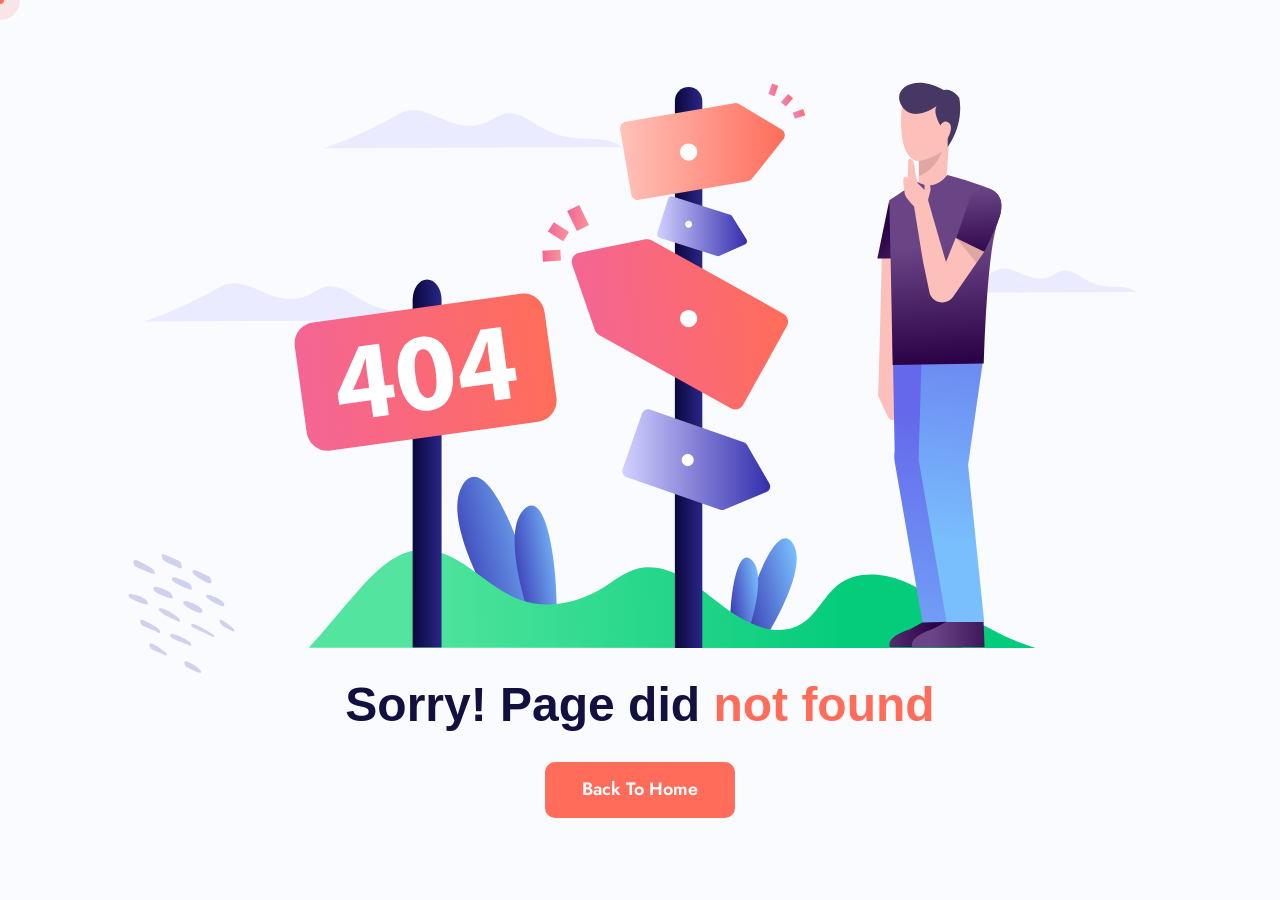
<file: 404-2.html>
<!DOCTYPE html>
<html class="no-js" lang="en">

<head>
  <!-- Meta Tags -->
  <meta charset="utf-8">
  <meta http-equiv="x-ua-compatible" content="ie=edge">
  <meta name="viewport" content="width=device-width, initial-scale=1">
  <meta name="author" content="BisKIRAN">
  <!-- Favicon Icon -->
  <link rel="icon" href="assets/img/favicon.png">
  <!-- Site Title -->
  <title>Portm - Page Not Found</title>
  <link rel="stylesheet" href="assets/css/plugins/bootstrap.min.css">
  <link rel="stylesheet" href="assets/css/plugins/fontawesome.min.css">
  <link rel="stylesheet" href="assets/css/plugins/odometer-theme-default.css">
  <link rel="stylesheet" href="assets/css/plugins/select2.min.css">
  <link rel="stylesheet" href="assets/css/plugins/animate.css">
  <link rel="stylesheet" href="assets/css/style.css">
</head>

<body>
  <div class="cs_preloader cs_center">
    <div class="cs_preloader_in"></div>
  </div>

  <section class="cs_not_found cs_style_1 cs_center position-relative">
    <div class="position-absolute cs_not_found_shape_1">
      <img src="assets/img/about_shape_2.svg" alt="">
    </div>
    <div class="container">
      <div class=" text-center">
        <img class="cs_img" src="assets/img/not_found_1.svg" alt="errorPageOneImage">
        <h1 class="cs_title cs_font_48 cs_semi_bold">Sorry! Page did  <span class="cs_accent_color">not found</span> </h1>
        <a class="cs_btn cs_style_1" href="index.html"><span>Back To Home</span></a>
      </div>
    </div>
  </section>

  <!-- Script -->
  <script src="assets/js/plugins/jquery-3.6.0.min.js"></script>
  <script src="assets/js/plugins/gsap.min.js"></script>
  <script src="assets/js/plugins/isotope.pkg.min.js"></script>
  <script src="assets/js/plugins/odometer.min.js"></script>
  <script src="assets/js/plugins/wow.min.js"></script>
  <script src="assets/js/main.js"></script>
</body>
</html>
</file>
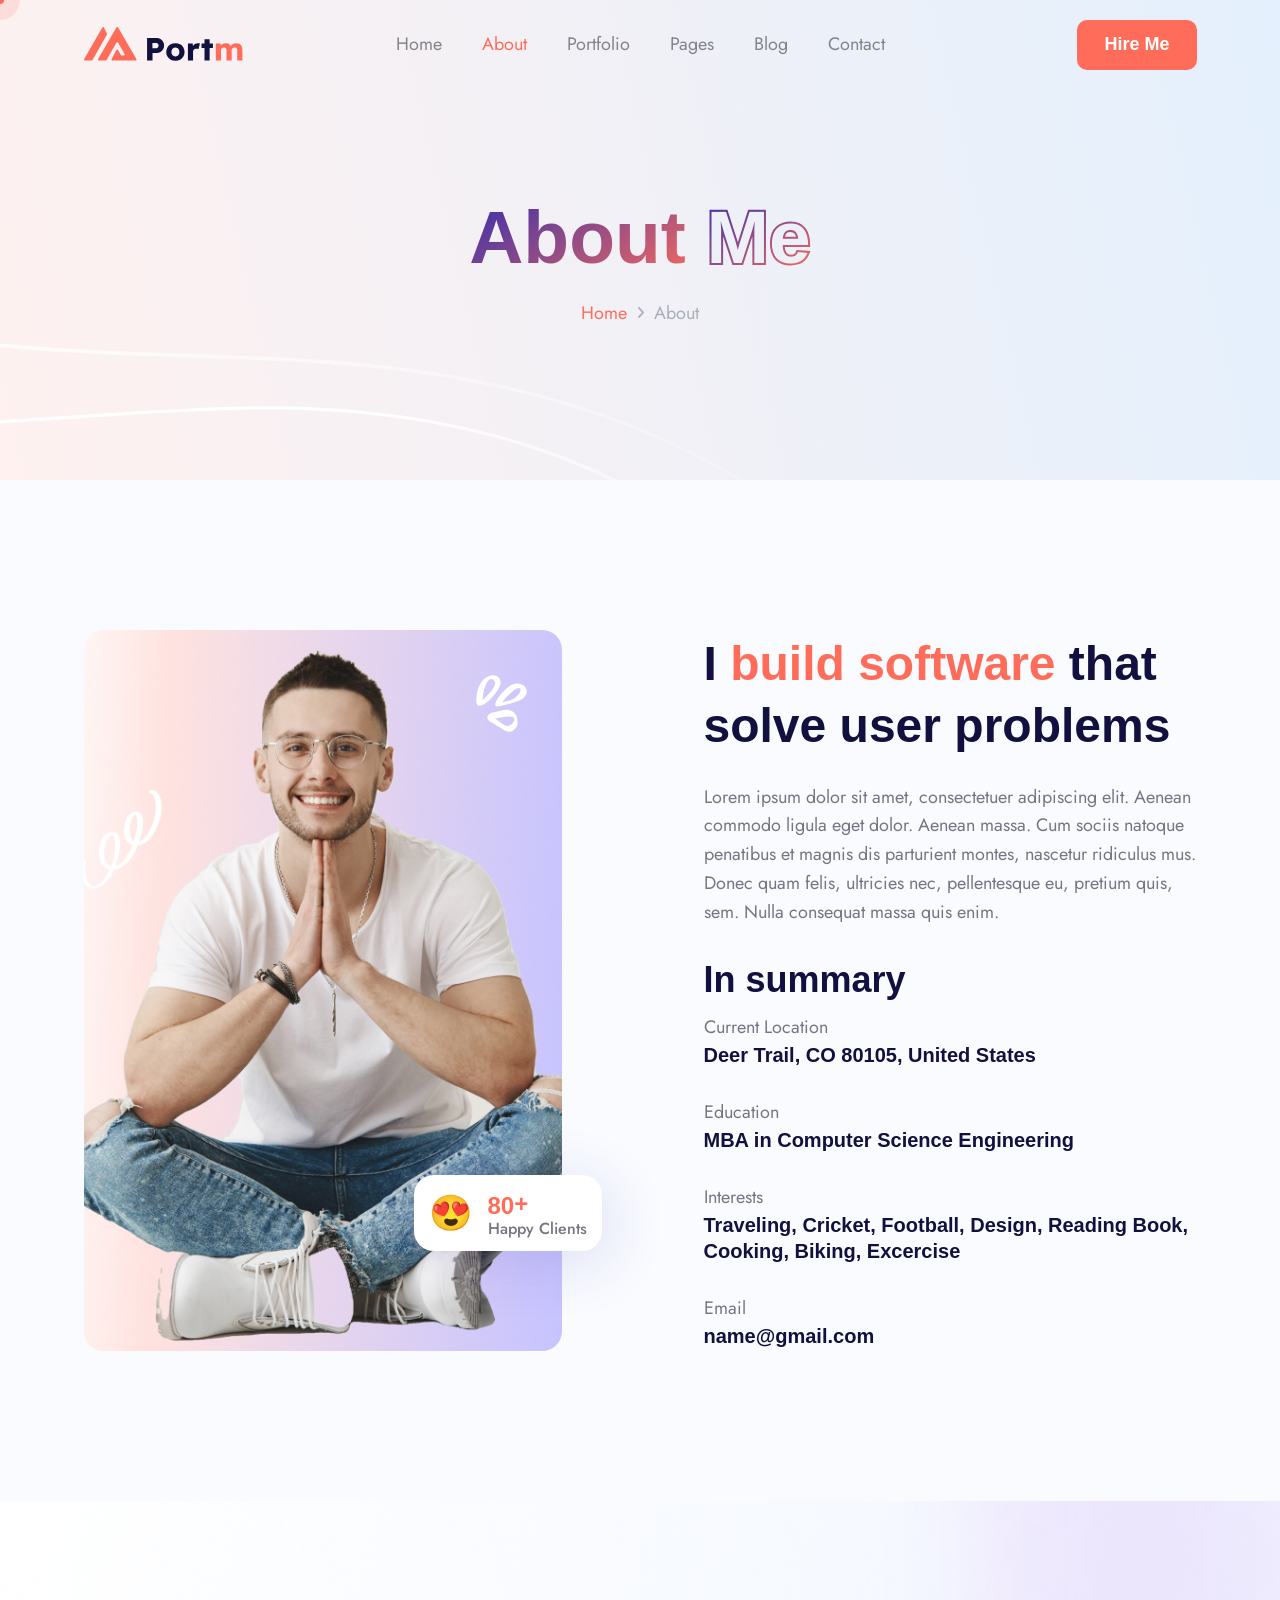
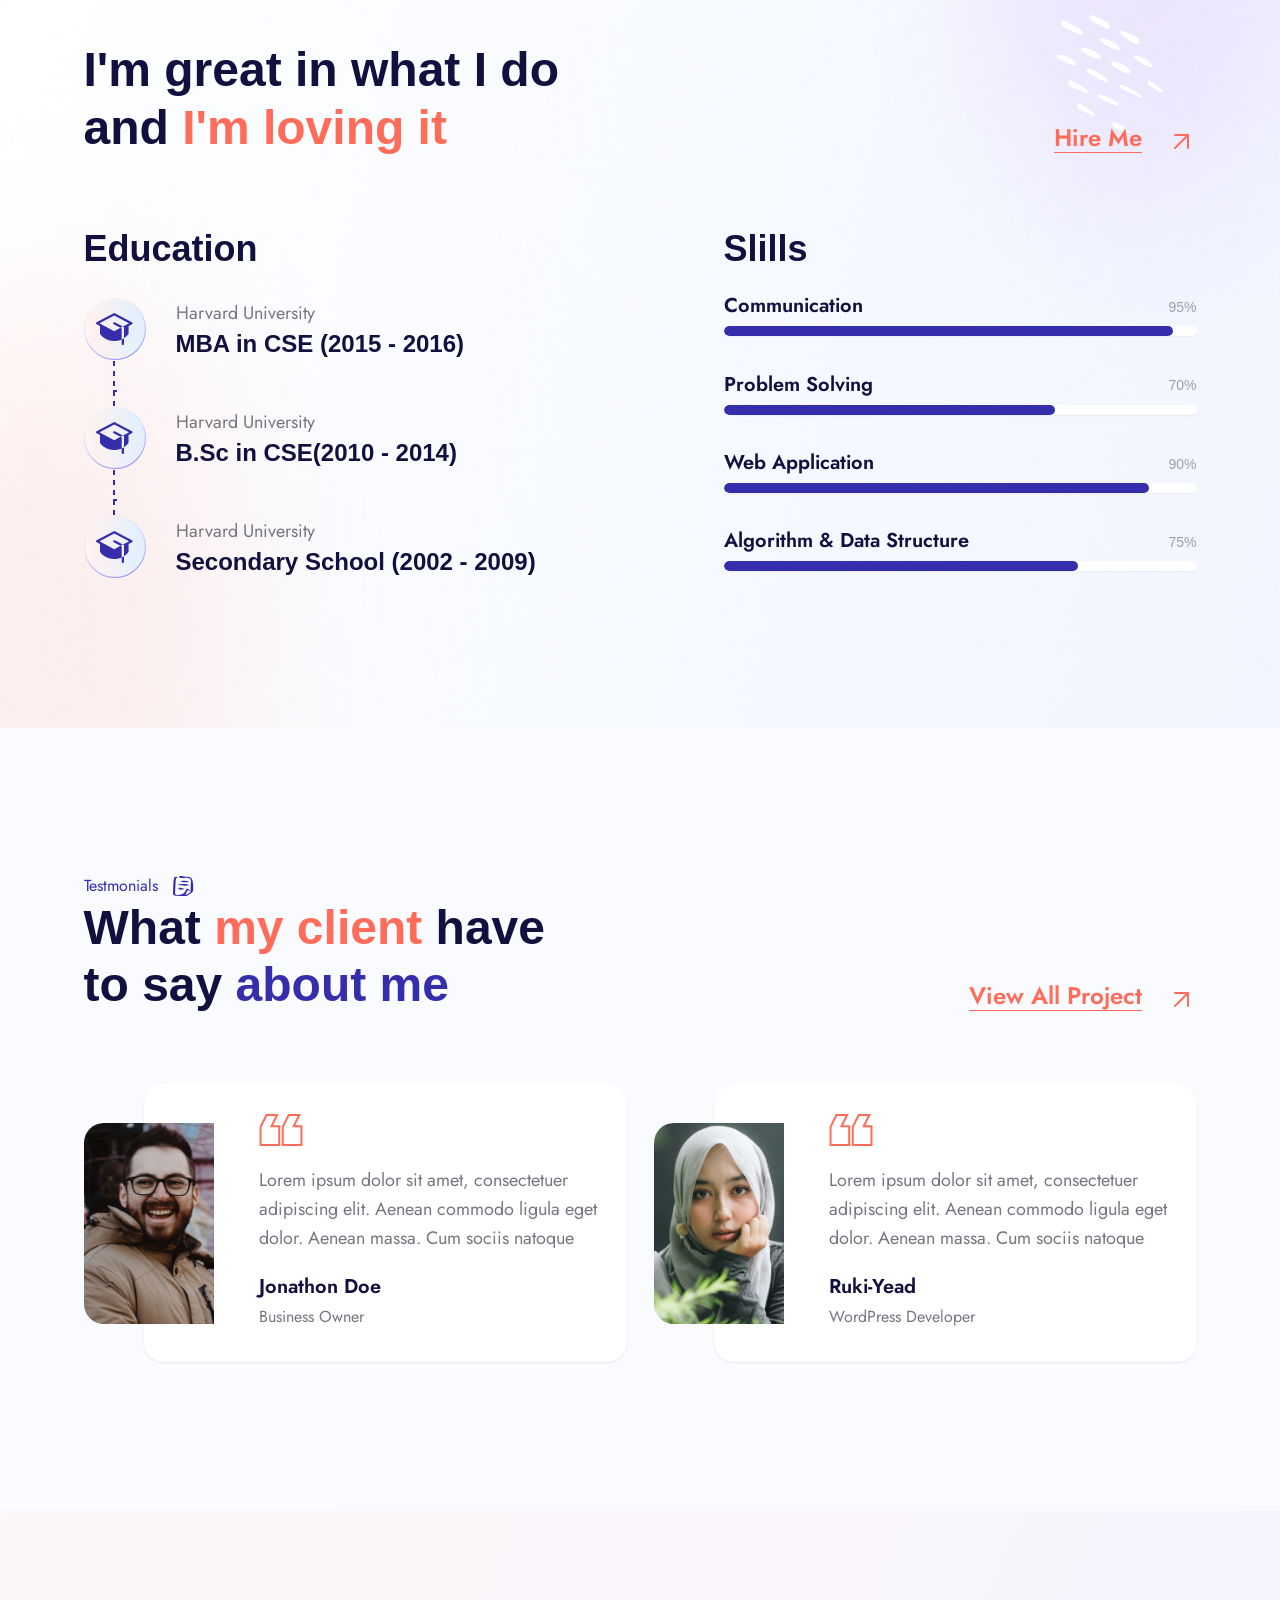
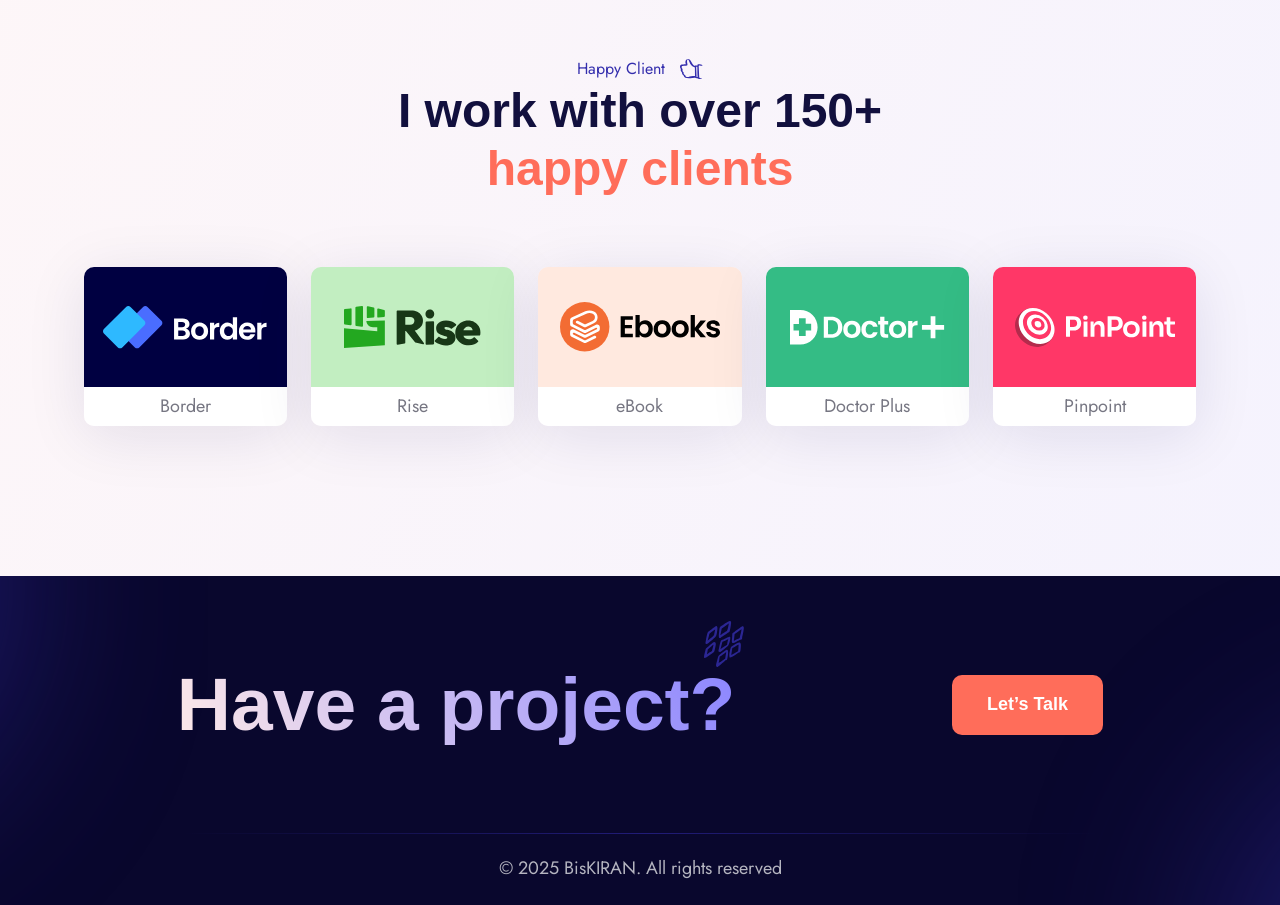
<file: about-v2.html>
<!DOCTYPE html>
<html class="no-js" lang="en">


<!-- Mirrored from portm-html.vercel.app/about-v2.html by HTTrack Website Copier/3.x [XR&CO'2014], Mon, 02 Dec 2024 14:09:50 GMT -->
<!-- Added by HTTrack --><meta http-equiv="content-type" content="text/html;charset=utf-8" /><!-- /Added by HTTrack -->
<head>
  <!-- Meta Tags -->
  <meta charset="utf-8">
  <meta http-equiv="x-ua-compatible" content="ie=edge">
  <meta name="viewport" content="width=device-width, initial-scale=1">
  <meta name="author" content="BisKIRAN">
  <!-- Favicon Icon -->
  <link rel="icon" href="assets/img/favicon.png">
  <!-- Site Title -->
  <title>Portm - About Me Developer</title>
  <link rel="stylesheet" href="assets/css/plugins/bootstrap.min.css">
  <link rel="stylesheet" href="assets/css/plugins/fontawesome.min.css">
  <link rel="stylesheet" href="assets/css/plugins/odometer-theme-default.css">
  <link rel="stylesheet" href="assets/css/plugins/select2.min.css">
  <link rel="stylesheet" href="assets/css/plugins/animate.css">
  <link rel="stylesheet" href="assets/css/style.css">
</head>

<body>
  <div class="cs_preloader cs_center">
    <div class="cs_preloader_in"></div>
  </div>
  <!-- Start Header Section -->
  <header class="cs_site_header cs_style_1 cs_sticky_header cs_color_2">
    <div class="cs_main_header">
      <div class="container">
        <div class="cs_main_header_in">
          <div class="cs_main_header_left">
            <a class="cs_site_branding" href="home-v2.html">
              <img src="assets/img/logo2.svg" alt="Logo">
            </a>
          </div>
          <div class="cs_main_header_center">
            <div class="cs_nav">
              <ul class="cs_nav_list">
                <li class="menu-item-has-children"><a href="index-2.html">Home</a>
                  <ul>
                    <li><a href="index-2.html">Designer Landing</a></li>
                    <li><a href="home-v2.html">Developer Landing</a></li>
                  </ul>
                </li>
                <li class="active menu-item-has-children"><a href="about.html">About</a>
                  <ul>
                    <li><a href="about.html">Designer About</a></li>
                    <li><a href="about-v2.html">Developer About</a></li>
                  </ul>
                </li>
                <li class="menu-item-has-children"><a href="portfolio.html">Portfolio</a>
                  <ul>
                    <li><a href="portfolio.html">Portfolio</a></li>
                    <li><a href="portfolio-details.html">Portfolio Details</a></li>
                  </ul>
                </li>
                <li class="menu-item-has-children"><a href="#">Pages</a>
                  <ul>
                    <li><a href="testimonial.html">Testimonial</a></li>
                    <li><a href="faq.html">FAQ</a></li>
                    <li><a href="404.html">Error 404</a></li>
                  </ul>
                </li>
                <li class="menu-item-has-children"><a href="blog.html">Blog</a>
                  <ul>
                    <li><a href="blog.html">Blog</a></li>
                    <li><a href="blog-details.html">Blog Details</a></li>
                  </ul>
                </li>
                <li> <a href="contact.html">Contact</a></li>
              </ul>
            </div>
          </div>
          <div class="cs_main_header_right">
            <a href="contact.html" class="cs_btn cs_style_1 cs_primary_font"><span>Hire Me</span></a>
          </div>
        </div>
      </div>
    </div>
  </header>
  <!-- End Header Section -->

  <!-- Main content inside start-->
  <main>
    <!-- Start Hero Section -->
    <section class="cs_hero cs_style_3 cs_filled_bg cs_center text-center" data-src="assets/img/bg/hero_bg_4.svg">
      <div class="container">
        <div class="cs_height_45 cs_height_lg_45"></div>
        <h1 class="cs_hero_title cs_font_92 cs_black wow fadeInUp" data-wow-duration="0.8s" data-wow-delay="0.2s"><span class="cs_gradient_text">About </span><span
            class="cs_gradient_border_text">Me</span></h1>
        <ol class="breadcrumb">
          <li class="breadcrumb-item"><a href="index-2.html">Home</a></li>
          <li class="breadcrumb-item active">About</li>
        </ol>
      </div>
    </section>
    <!-- Start Hero Section -->

    <!-- Start About Section -->
    <section class="position-relative">
      <div class="cs_height_150 cs_height_lg_80"></div>
      <div class="container">
        <div class="row align-items-center">
          <div class="col-lg-6">
            <div class="cs_pr_65">
              <div class="cs_image_box cs_style_3 position-relative">
                <div class="cs_imagebox_shape_about_2 position-absolute">
                  <img src="assets/img/about_shape_3.svg" alt="">
                </div>
                <div class="cs_image_wrap cs_radius_20 overflow-hidden">
                  <img class="w-100" src="assets/img/hero/hero_about_2.jpg" alt="about_2_image">
                </div>
                <div
                  class="cs_happy_client position-absolute cs_white_bg d-flex align-items-center cs_radius_20 cs_gap_15">
                  <p class="mb-0 cs_emoji_text">😍</p>
                  <div>
                    <h3 class="mb-0 cs_font_24 cs_semi_bold cs_accent_color">
                      <span class="odometer" data-count-to="80"></span>+
                    </h3>
                    <p class="mb-0 cs_font_16 cs_medium">Happy Clients</p>
                  </div>
                </div>
              </div>
            </div>
            <div class="cs_height_lg_40"></div>
          </div>
          <div class="col-lg-6">
            <div class="cs_about cs_style_1 cs_pl_50">
              <h3 class="cs_about_title cs_font_48 cs_semi_bold">I <span class="cs_accent_color">build software</span>
                that solve user problems</h3>
              <p class="cs_about_text">Lorem ipsum dolor sit amet, consectetuer adipiscing elit. Aenean commodo ligula
                eget dolor. Aenean massa. Cum sociis natoque penatibus et magnis dis parturient montes, nascetur
                ridiculus mus. Donec quam felis, ultricies nec, pellentesque eu, pretium quis, sem. Nulla consequat
                massa quis enim. </p>
              <h4 class="cs_about_subtitle cs_font_36 cs_semi_bold">In summary</h4>
              <ul class="cs_mp_0 cs_about_summary_list">
                <li>
                  <p class="m-0 text-capitalize">current location</p>
                  <h5 class="cs_font_20 m-0 cs_semi_bold">Deer Trail, CO 80105, United States</h5>
                </li>
                <li>
                  <p class="m-0 text-capitalize">Education</p>
                  <h5 class="cs_font_20 m-0 cs_semi_bold">MBA in Computer Science Engineering</h5>
                </li>
                <li>
                  <p class="m-0 text-capitalize">Interests</p>
                  <h5 class="cs_font_20 m-0 cs_semi_bold">Traveling, Cricket, Football, Design, Reading Book, Cooking, Biking, Excercise</h5>
                </li>
                <li>
                  <p class="m-0 text-capitalize">email</p>
                  <h5 class="cs_font_20 m-0 cs_semi_bold wow fadeInLeft" data-wow-duration="0.8s" data-wow-delay="0.2s">name@gmail.com</h5>
                </li>
              </ul>
            </div>
          </div>
        </div>
      </div>
      <div class="cs_height_150 cs_height_lg_80"></div>
    </section>
    <!-- End About Section -->

    <!-- Start Slill and Education Section -->
    <section class="cs_100_bg position-relative" data-src="assets/img/bg/ed_and_skill_bg.png">
      <div class="cs_slill_shape_1 position-absolute">
        <img src="assets/img/skills_shape_1.svg" alt="skill and education ">
      </div>
      <div class="cs_height_140 cs_height_lg_80"></div>
      <div class="container">
        <div>
          <div class="d-lg-flex justify-content-between">
            <div class="cs_section_heading cs_style_1">
              <h2 class="cs_section_title cs_font_48 cs_semi_bold wow fadeInUp" data-wow-duration="0.8s" data-wow-delay="0.2s">I'm great in what I do<br> and <span
                  class="cs_accent_color">I'm loving it</span>
              </h2>
            </div>
            <div class="align-self-end">
              <div class="cs_height_25 cs_height_lg_25"></div>
              <a class="cs_portfolio_text_btn d-inline-flex cs_gap_25 align-items-center cs_font_24 cs_accent_color cs_semi_bold"
                href="contact.html">
                <span class="cs_text_btn">Hire Me</span>
                <span class="cs_circle_btn cs_style_1 cs_accent_color cs_center rounded-circle">
                  <svg width="15" height="15" viewBox="0 0 15 15" fill="none" xmlns="http://www.w3.org/2000/svg">
                    <path d="M1 14L14 1" stroke="currentColor" stroke-width="2" stroke-linecap="round"
                      stroke-linejoin="round" />
                    <path d="M1 1H14V14" stroke="currentColor" stroke-width="2" stroke-linecap="round"
                      stroke-linejoin="round" />
                  </svg>
                  <svg width="15" height="15" viewBox="0 0 15 15" fill="none" xmlns="http://www.w3.org/2000/svg">
                    <path d="M1 14L14 1" stroke="currentColor" stroke-width="2" stroke-linecap="round"
                      stroke-linejoin="round" />
                    <path d="M1 1H14V14" stroke="currentColor" stroke-width="2" stroke-linecap="round"
                      stroke-linejoin="round" />
                  </svg>
                </span>
              </a>
            </div>
          </div>
          <div class="cs_height_70 cs_height_lg_40"></div>
        </div>
        <div class="row">
          <div class="col-lg-6">
            <div class="cs_education_wrap">
              <h3 class="cs_font_36 mb-0">Education</h3>
              <div class="cs_height_25 cs_height_lg_15"></div>
              <div class="cs_iconbox cs_style_3 d-flex align-items-center">
                <div class="cs_iconbox_icon cs_accent_color_2 cs_filled_bg cs_center"
                  data-src="assets/img/bg/iconbox_bg_3.svg">
                  <svg width="37" height="32" viewBox="0 0 37 32" fill="none" xmlns="http://www.w3.org/2000/svg">
                    <path
                      d="M25.7148 26.5142C26.5064 26.1679 27.2705 25.762 28.0006 25.2999V30.8571C28.0006 31.1602 27.8802 31.4509 27.6659 31.6653C27.4515 31.8796 27.1608 32 26.8577 32C26.5546 32 26.2639 31.8796 26.0496 31.6653C25.8353 31.4509 25.7148 31.1602 25.7148 30.8571V26.5142ZM17.2719 9.74253C17.1334 10.0126 17.1052 10.3258 17.1932 10.6163C17.2811 10.9068 17.4783 11.1518 17.7433 11.2997L24.4291 14.8569L26.8577 13.5569L18.829 9.2711C18.559 9.13267 18.2457 9.10445 17.9553 9.19239C17.6648 9.28033 17.4198 9.47755 17.2719 9.74253ZM35.9721 9.2711L18.829 0.128104C18.6605 0.0438581 18.4746 0 18.2862 0C18.0977 0 17.9119 0.0438581 17.7433 0.128104L0.600192 9.2711C0.418457 9.37089 0.266872 9.51768 0.161288 9.69611C0.0557045 9.87454 0 10.0781 0 10.2854C0 10.4927 0.0557045 10.6962 0.161288 10.8747C0.266872 11.0531 0.418457 11.1999 0.600192 11.2997L4.00024 13.0997V20.2141C3.99809 20.7046 4.15889 21.182 4.45739 21.5713C5.58598 23.0856 9.9289 27.9999 18.2862 27.9999C20.8397 28.0212 23.3697 27.5104 25.7148 26.4999V15.5426L24.4291 14.8569L18.2862 18.1284L5.68598 11.414L3.57166 10.2854L18.2862 2.44242L33.0007 10.2854L30.8863 11.414L26.8577 13.5569L27.4006 13.8426C27.5938 13.9542 27.7521 14.1174 27.8577 14.314C27.9527 14.4791 28.0021 14.6665 28.0006 14.8569V25.2999C29.5792 24.3068 30.9717 23.0448 32.1149 21.5713C32.4134 21.182 32.5742 20.7046 32.5721 20.2141V13.0997L35.9721 11.2997C36.1539 11.1999 36.3055 11.0531 36.411 10.8747C36.5166 10.6962 36.5723 10.4927 36.5723 10.2854C36.5723 10.0781 36.5166 9.87454 36.411 9.69611C36.3055 9.51768 36.1539 9.37089 35.9721 9.2711Z"
                      fill="currentColor" />
                  </svg>
                </div>
                <div class="cs_iconbox_info">
                  <p class="cs_iconbox_text mb-0">Harvard University</p>
                  <h3 class="cs_iconbox_title cs_font_24 cs_semi_bold mb-0">MBA in CSE (2015 - 2016)</h3>
                </div>
              </div>
              <div class="cs_iconbox cs_style_3 d-flex align-items-center">
                <div class="cs_iconbox_icon cs_accent_color_2 cs_filled_bg cs_center"
                  data-src="assets/img/bg/iconbox_bg_3.svg">
                  <svg width="37" height="32" viewBox="0 0 37 32" fill="none" xmlns="http://www.w3.org/2000/svg">
                    <path
                      d="M25.7148 26.5142C26.5064 26.1679 27.2705 25.762 28.0006 25.2999V30.8571C28.0006 31.1602 27.8802 31.4509 27.6659 31.6653C27.4515 31.8796 27.1608 32 26.8577 32C26.5546 32 26.2639 31.8796 26.0496 31.6653C25.8353 31.4509 25.7148 31.1602 25.7148 30.8571V26.5142ZM17.2719 9.74253C17.1334 10.0126 17.1052 10.3258 17.1932 10.6163C17.2811 10.9068 17.4783 11.1518 17.7433 11.2997L24.4291 14.8569L26.8577 13.5569L18.829 9.2711C18.559 9.13267 18.2457 9.10445 17.9553 9.19239C17.6648 9.28033 17.4198 9.47755 17.2719 9.74253ZM35.9721 9.2711L18.829 0.128104C18.6605 0.0438581 18.4746 0 18.2862 0C18.0977 0 17.9119 0.0438581 17.7433 0.128104L0.600192 9.2711C0.418457 9.37089 0.266872 9.51768 0.161288 9.69611C0.0557045 9.87454 0 10.0781 0 10.2854C0 10.4927 0.0557045 10.6962 0.161288 10.8747C0.266872 11.0531 0.418457 11.1999 0.600192 11.2997L4.00024 13.0997V20.2141C3.99809 20.7046 4.15889 21.182 4.45739 21.5713C5.58598 23.0856 9.9289 27.9999 18.2862 27.9999C20.8397 28.0212 23.3697 27.5104 25.7148 26.4999V15.5426L24.4291 14.8569L18.2862 18.1284L5.68598 11.414L3.57166 10.2854L18.2862 2.44242L33.0007 10.2854L30.8863 11.414L26.8577 13.5569L27.4006 13.8426C27.5938 13.9542 27.7521 14.1174 27.8577 14.314C27.9527 14.4791 28.0021 14.6665 28.0006 14.8569V25.2999C29.5792 24.3068 30.9717 23.0448 32.1149 21.5713C32.4134 21.182 32.5742 20.7046 32.5721 20.2141V13.0997L35.9721 11.2997C36.1539 11.1999 36.3055 11.0531 36.411 10.8747C36.5166 10.6962 36.5723 10.4927 36.5723 10.2854C36.5723 10.0781 36.5166 9.87454 36.411 9.69611C36.3055 9.51768 36.1539 9.37089 35.9721 9.2711Z"
                      fill="currentColor" />
                  </svg>
                </div>
                <div class="cs_iconbox_info">
                  <p class="cs_iconbox_text mb-0">Harvard University</p>
                  <h3 class="cs_iconbox_title cs_font_24 cs_semi_bold mb-0">B.Sc in CSE(2010 - 2014)</h3>
                </div>
              </div>
              <div class="cs_iconbox cs_style_3 d-flex align-items-center">
                <div class="cs_iconbox_icon cs_accent_color_2 cs_filled_bg cs_center"
                  data-src="assets/img/bg/iconbox_bg_3.svg">
                  <svg width="37" height="32" viewBox="0 0 37 32" fill="none" xmlns="http://www.w3.org/2000/svg">
                    <path
                      d="M25.7148 26.5142C26.5064 26.1679 27.2705 25.762 28.0006 25.2999V30.8571C28.0006 31.1602 27.8802 31.4509 27.6659 31.6653C27.4515 31.8796 27.1608 32 26.8577 32C26.5546 32 26.2639 31.8796 26.0496 31.6653C25.8353 31.4509 25.7148 31.1602 25.7148 30.8571V26.5142ZM17.2719 9.74253C17.1334 10.0126 17.1052 10.3258 17.1932 10.6163C17.2811 10.9068 17.4783 11.1518 17.7433 11.2997L24.4291 14.8569L26.8577 13.5569L18.829 9.2711C18.559 9.13267 18.2457 9.10445 17.9553 9.19239C17.6648 9.28033 17.4198 9.47755 17.2719 9.74253ZM35.9721 9.2711L18.829 0.128104C18.6605 0.0438581 18.4746 0 18.2862 0C18.0977 0 17.9119 0.0438581 17.7433 0.128104L0.600192 9.2711C0.418457 9.37089 0.266872 9.51768 0.161288 9.69611C0.0557045 9.87454 0 10.0781 0 10.2854C0 10.4927 0.0557045 10.6962 0.161288 10.8747C0.266872 11.0531 0.418457 11.1999 0.600192 11.2997L4.00024 13.0997V20.2141C3.99809 20.7046 4.15889 21.182 4.45739 21.5713C5.58598 23.0856 9.9289 27.9999 18.2862 27.9999C20.8397 28.0212 23.3697 27.5104 25.7148 26.4999V15.5426L24.4291 14.8569L18.2862 18.1284L5.68598 11.414L3.57166 10.2854L18.2862 2.44242L33.0007 10.2854L30.8863 11.414L26.8577 13.5569L27.4006 13.8426C27.5938 13.9542 27.7521 14.1174 27.8577 14.314C27.9527 14.4791 28.0021 14.6665 28.0006 14.8569V25.2999C29.5792 24.3068 30.9717 23.0448 32.1149 21.5713C32.4134 21.182 32.5742 20.7046 32.5721 20.2141V13.0997L35.9721 11.2997C36.1539 11.1999 36.3055 11.0531 36.411 10.8747C36.5166 10.6962 36.5723 10.4927 36.5723 10.2854C36.5723 10.0781 36.5166 9.87454 36.411 9.69611C36.3055 9.51768 36.1539 9.37089 35.9721 9.2711Z"
                      fill="currentColor" />
                  </svg>
                </div>
                <div class="cs_iconbox_info">
                  <p class="cs_iconbox_text mb-0">Harvard University</p>
                  <h3 class="cs_iconbox_title cs_font_24 cs_semi_bold mb-0">Secondary School (2002 - 2009)</h3>
                </div>
              </div>
            </div>
            <div class="cs_height_lg_40"></div>
          </div>
          <div class="col-lg-6">
            <div class="cs_slill_wrap cs_pl_70">
              <h3 class="cs_font_36 mb-0">Slills</h3>
              <div class="cs_height_25 cs_height_lg_15"></div>
              <div class="cs_progressbar cs_style_2">
                <div class="label cs_font_20 cs_semi_bold">Communication</div>
                <h3 class="cs_progressbar_head cs_ternary_color cs_normal cs_font_14 text-end">95%</h3>
                <div class="cs_progress" data-progress="95">
                  <div class="cs_progress_in"></div>
                </div>
              </div>
              <div class="cs_progressbar cs_style_2">
                <div class="label cs_font_20 cs_semi_bold">Problem Solving</div>
                <h3 class="cs_progressbar_head cs_ternary_color cs_normal cs_font_14 text-end">70%</h3>
                <div class="cs_progress" data-progress="70">
                  <div class="cs_progress_in"></div>
                </div>
              </div>
              <div class="cs_progressbar cs_style_2">
                <div class="label cs_font_20 cs_semi_bold">Web Application</div>
                <h3 class="cs_progressbar_head cs_ternary_color cs_normal cs_font_14 text-end">90%</h3>
                <div class="cs_progress" data-progress="90">
                  <div class="cs_progress_in"></div>
                </div>
              </div>
              <div class="cs_progressbar cs_style_2">
                <div class="label cs_font_20 cs_semi_bold">Algorithm & Data Structure</div>
                <h3 class="cs_progressbar_head cs_ternary_color cs_normal cs_font_14 text-end">75%</h3>
                <div class="cs_progress" data-progress="75">
                  <div class="cs_progress_in"></div>
                </div>
              </div>
            </div>
          </div>
        </div>
      </div>
      <div class="cs_height_150 cs_height_lg_80"></div>
    </section>
    <!-- End Slill and Education Section -->

    <!-- Start Testimonial Section -->
    <section class="position-relative">
      <div class="cs_height_145 cs_height_lg_80"></div>
      <div class="container">
        <div class="d-md-flex justify-content-between">
          <div class="cs_section_heading cs_style_1">
            <p class="cs_section_subtitle cs_accent_color_2 cs_font_16 wow fadeInLeft" data-wow-duration="0.8s" data-wow-delay="0.2s">
              <span>Testmonials</span>
              <svg width="21" height="20" viewBox="0 0 21 20" fill="none" xmlns="http://www.w3.org/2000/svg">
                <path fill-rule="evenodd" clip-rule="evenodd"
                  d="M6.32185 0.162195C5.92711 0.458249 6.20673 1.29707 6.83174 1.70825C7.35805 2.05365 9.61133 2.16878 11.2561 1.95496C15.7627 1.34641 18.2298 2.57997 17.9831 5.2938C17.6377 9.27408 17.5719 12.0866 17.8186 13.4353C18.0982 14.9978 18.0653 14.8826 17.539 14.4879C17.0292 14.1096 15.8614 13.3366 15.2035 12.9254C14.6607 12.5965 13.7232 12.1195 13.5423 12.728C13.2462 13.7313 12.358 15.2774 11.5686 16.33C9.77579 18.7149 6.32185 19.2577 3.36131 18.7478C2.11131 18.534 2.07841 18.1063 2.12775 17.1688C2.29223 13.8136 2.52246 4.86616 2.9172 2.97471C3.11457 2.02076 3.34485 1.85628 4.08498 1.64246C5.38433 1.28062 4.4962 0.655619 2.96659 0.836541C1.89751 0.968121 1.28895 1.36286 0.910659 2.76089C0.334999 4.9484 0.400789 8.92867 0.0060502 17.0702C-0.0926344 18.9781 1.02579 19.636 2.63764 19.8004C3.59159 19.8991 5.03895 19.932 7.47317 19.9649C10.4995 19.9978 12.0126 20.0471 13.0324 19.8991C14.1837 19.7346 14.6936 19.3235 16.0588 18.4188C20.368 15.5241 20.2035 15.7873 20.2199 11.9714C20.2528 3.22142 19.0357 0.984568 14.0686 0.754304C12.6212 0.688514 11.2232 0.524037 10.6969 0.37601C9.3153 -0.00228091 6.71659 -0.133858 6.32185 0.162195ZM9.24946 4.83327C8.0488 4.93195 7.63768 5.82011 8.65742 6.09972C9.49624 6.32998 13.7067 6.37932 15.1048 6.2313C15.96 6.13261 15.6146 5.52406 14.9238 5.228C13.9041 4.78392 11.8153 4.61945 9.24946 4.83327ZM7.17715 8.18854C4.34819 8.32012 5.08831 9.09315 6.33831 9.33986C8.87122 9.83328 15.5982 9.89908 15.5982 9.24118C15.5982 8.33657 12.3745 7.94183 7.17715 8.18854ZM7.19353 13.6984C8.3613 13.6655 10.6969 13.4682 11.1245 13.3366C11.8647 13.1063 10.8449 12.3168 9.56203 12.1359C7.83504 11.8892 7.11129 11.8234 6.70011 11.8563C4.52905 11.9714 5.483 13.7478 7.19353 13.6984ZM17.8021 15.5405C17.6048 15.6886 15.7133 17.5965 13.4436 18.5504C12.5883 18.9123 12.1442 18.8629 12.7034 18.1392C13.1475 17.3333 14.6772 13.9287 15.0555 13.9287C15.2693 13.9451 17.8021 15.5405 17.8021 15.5405Z"
                  fill="currentColor" />
              </svg>

            </p>
            <h2 class="cs_section_title cs_font_48 cs_semi_bold">What <span class="cs_accent_color">my client</span>
              have<br>to say <span class="cs_accent_color_2">about me</span>
            </h2>
          </div>
          <div class="align-self-end">
            <div class="cs_height_25 cs_height_lg_25"></div>
            <a class="cs_portfolio_text_btn d-inline-flex cs_gap_25 align-items-center cs_font_24 cs_accent_color cs_semi_bold"
              href="testimonial.html">
              <span class="cs_text_btn">View All Project</span>
              <span class="cs_circle_btn cs_style_1 cs_accent_color cs_center rounded-circle">
                <svg width="15" height="15" viewBox="0 0 15 15" fill="none" xmlns="http://www.w3.org/2000/svg">
                  <path d="M1 14L14 1" stroke="currentColor" stroke-width="2" stroke-linecap="round"
                    stroke-linejoin="round" />
                  <path d="M1 1H14V14" stroke="currentColor" stroke-width="2" stroke-linecap="round"
                    stroke-linejoin="round" />
                </svg>
                <svg width="15" height="15" viewBox="0 0 15 15" fill="none" xmlns="http://www.w3.org/2000/svg">
                  <path d="M1 14L14 1" stroke="currentColor" stroke-width="2" stroke-linecap="round"
                    stroke-linejoin="round" />
                  <path d="M1 1H14V14" stroke="currentColor" stroke-width="2" stroke-linecap="round"
                    stroke-linejoin="round" />
                </svg>
              </span>
            </a>
          </div>
        </div>
        <div class="cs_height_70 cs_height_lg_40"></div>
        <div class="row cs_gap_70">
          <div class="col-lg-6">
            <div class="cs_testimonial cs_style_2 cs_radius_20 cs_white_bg cs_transition_3 cs_transform_up_hover_3">
              <div class="cs_testimonial_in">
                <div class="cs_testimonial_img overflow-hidden">
                  <img class="h-100 w-100" src="assets/img/testmonial/a4.jpg" alt="avaterImg">
                </div>
                <div class="cs_testimonial_info">
                  <img class="cs_testimonial_quote" src="assets/img/icon/Quote.svg" alt="Testmonial Quote">
                  <p class="cs_testimonial_text">Lorem ipsum dolor sit amet, consectetuer adipiscing elit. Aenean
                    commodo ligula eget dolor. Aenean massa. Cum sociis natoque </p>
                  <div class="cs_testimonial_author">
                    <div class="cs_author_name cs_font_20 cs_semi_bold">Jonathon Doe</div>
                    <div class="cs_author_designation cs_font_16">Business Owner</div>
                  </div>
                </div>
              </div>
            </div>
          </div>
          <div class="col-lg-6">
            <div class="cs_testimonial cs_style_2 cs_radius_20 cs_white_bg cs_transition_3 cs_transform_up_hover_3">
              <div class="cs_testimonial_in">
                <div class="cs_testimonial_img overflow-hidden">
                  <img class="h-100 w-100" src="assets/img/testmonial/a5.jpg" alt="avaterImg">
                </div>
                <div class="cs_testimonial_info">
                  <img class="cs_testimonial_quote" src="assets/img/icon/Quote.svg" alt="Testmonial Quote">
                  <p class="cs_testimonial_text">Lorem ipsum dolor sit amet, consectetuer adipiscing elit. Aenean
                    commodo ligula eget dolor. Aenean massa. Cum sociis natoque </p>
                  <div class="cs_testimonial_author">
                    <div class="cs_author_name cs_font_20 cs_semi_bold">Ruki-Yead</div>
                    <div class="cs_author_designation cs_font_16">WordPress Developer</div>
                  </div>
                </div>
              </div>
            </div>
          </div>
        </div>
      </div>
      <div class="cs_height_125 cs_height_lg_55"></div>
    </section>
    <!-- End Testimonial Section -->

    <!-- Start Brand Section -->
    <section class="cs_filled_bg" data-src="assets/img/bg/brands_bg_1.svg">
      <div class="cs_height_145 cs_height_lg_80"></div>
      <div class="container">
        <div class="cs_section_heading cs_style_1 text-center">
          <p class="cs_section_subtitle cs_center cs_accent_color_2 cs_font_16 wow fadeInUp" data-wow-duration="0.8s" data-wow-delay="0.2s">
            <span>Happy Client</span>
            <svg width="23" height="20" viewBox="0 0 23 20" fill="none" xmlns="http://www.w3.org/2000/svg">
              <path fill-rule="evenodd" clip-rule="evenodd"
                d="M5.63864 4.46024C5.74235 4.77137 5.82303 5.07098 5.82303 5.12859C5.82303 5.17469 5.43122 5.22079 4.94724 5.22079C4.20975 5.22079 2.4006 5.42821 1.50178 5.6241C1.19065 5.69324 0.418574 6.30397 0.165061 6.69576C-0.249779 7.31802 0.176573 9.39223 0.787309 9.71488C0.983206 9.81859 0.994774 9.85315 0.833448 10.1643C0.418608 10.9594 0.718203 12.1578 1.57093 13.0797C1.98577 13.5291 2.0434 13.6559 2.0434 14.1283C2.0434 14.8428 2.36603 15.4305 3.11504 16.1103C3.48379 16.4445 3.77188 16.8132 3.81798 17.0091C4.30196 18.9912 7.36716 19.7056 12.23 18.9681C14.8458 18.5763 14.8804 18.5648 15.1108 18.7953C15.4796 19.141 15.929 19.2677 16.7586 19.2677C17.4501 19.2677 17.5538 19.3023 17.7612 19.5673C18.0608 19.9476 18.8444 20.0859 19.8354 19.9476C20.2157 19.89 20.7342 19.8439 20.9993 19.8439C21.7368 19.8439 21.9903 19.5904 21.6331 19.2216C21.3795 18.9566 21.2643 18.922 20.4807 18.922C19.1671 18.922 19.2592 19.3138 18.9712 12.6994C18.902 11.2129 18.8213 9.27699 18.7752 8.40122C18.683 6.44226 18.5563 6.56902 20.6074 6.6612C22.382 6.74187 22.7277 6.6612 22.3359 6.22331C21.8519 5.68171 20.3309 5.33602 18.4756 5.33602H18.0838C17.9225 5.33602 17.7727 5.40516 17.669 5.52039C17.5653 5.63562 17.5077 5.78542 17.5077 5.94675C17.5192 6.20026 17.5307 6.41921 17.5307 6.38464L16.1479 6.40768C14.7882 6.43073 14.7651 6.43073 14.7767 6.68424C14.7882 7.02994 14.6845 7.01841 13.8894 6.53443C13.1634 6.09655 12.8523 5.65867 11.2505 2.82393C10.7089 1.85597 10.248 1.18762 9.83312 0.73821C8.18528 -1.05943 4.40565 0.519258 5.63864 4.46024ZM8.32361 0.807347C8.65779 1.07238 9.02653 1.83292 9.41833 3.07744C10.225 5.63562 12.0341 7.47936 14.5347 8.28599L14.8804 8.40122C14.9034 9.12719 15.0187 14.9349 15.0532 17.0437L13.9239 17.1129C12.7716 17.1935 9.56813 17.6545 8.55408 17.8964C7.02147 18.2537 5.25839 17.4355 5.25839 16.3754C5.25839 16.191 5.20078 16.0412 5.14316 16.0412C4.38262 16.0412 3.21878 14.0822 3.65666 13.5521C3.7258 13.4715 3.58751 13.2756 3.29943 12.9875C2.56194 12.2846 2.45821 11.9965 2.53888 10.8326C2.60802 9.86468 2.59652 9.83011 2.33148 9.64573C1.55942 9.13871 1.4096 7.53697 2.08948 7.09908C2.26233 6.98385 3.13807 6.85709 4.70524 6.70728C7.88568 6.40768 7.68978 6.63815 7.18276 3.81493C6.74487 1.55636 7.3326 0.0122374 8.32361 0.807347ZM17.6114 18.0001C17.5998 18.0001 16.5628 18.0001 16.5973 18.0001L16.1709 7.62915C16.194 7.62915 17.3579 7.62915 17.3118 7.62915C17.4616 13.2641 17.2657 11.0285 17.6114 18.0001Z"
                fill="#342EAD" />
            </svg>
          </p>
          <h2 class="cs_section_title cs_font_48 cs_semi_bold">I work with over 150+<br> <span
              class="cs_accent_color">happy clients</span>
          </h2>
          <div class="cs_height_70 cs_height_lg_40"></div>
        </div>
        <div class="cs_brands cs_style_1 cs_type_1">
          <div class="cs_brand overflow-hidden cs_radius_10 text-center">
            <div class="cs_brand_logo_wrap cs_center cs_brand_bg_1">
              <img class="cs_brand_logo" src="assets/img/client/c1.svg" alt="">
            </div>
            <p class="m-0 cs_white_bg">Border</p>
          </div>
          <div class="cs_brand overflow-hidden cs_radius_10 text-center">
            <div class="cs_brand_logo_wrap cs_center cs_brand_bg_2">
              <img class="cs_brand_logo" src="assets/img/client/c2.svg" alt="">
            </div>
            <p class="m-0 cs_white_bg">Rise</p>
          </div>
          <div class="cs_brand overflow-hidden cs_radius_10 text-center">
            <div class="cs_brand_logo_wrap cs_center cs_brand_bg_3">
              <img class="cs_brand_logo" src="assets/img/client/c3.svg" alt="">
            </div>
            <p class="m-0 cs_white_bg">eBook</p>
          </div>
          <div class="cs_brand overflow-hidden cs_radius_10 text-center">
            <div class="cs_brand_logo_wrap cs_center cs_brand_bg_4">
              <img class="cs_brand_logo" src="assets/img/client/c4.svg" alt="">
            </div>
            <p class="m-0 cs_white_bg">Doctor Plus</p>
          </div>
          <div class="cs_brand overflow-hidden cs_radius_10 text-center">
            <div class="cs_brand_logo_wrap cs_center cs_brand_bg_5">
              <img class="cs_brand_logo" src="assets/img/client/c5.svg" alt="">
            </div>
            <p class="m-0 cs_white_bg">Pinpoint</p>
          </div>
        </div>
      </div>
      <div class="cs_height_150 cs_height_lg_80"></div>
    </section>
    <!-- End Brand Section -->
  </main>
  <!-- Main content inside end-->

  <!-- Start Footer -->
  <footer class="cs_footer cs_style_1 cs_filled_bg position-relative" data-src="assets/img/bg/footer_bg.svg">
    <div class="position-absolute cs_footer_shape_1">
      <img src="assets/img/footer_shape.svg" alt="">
    </div>
    <div class="container">
      <div class="cs_footer_cta">
        <h2 class="cs_font_92 cs_gradient_text_2 cs_semi_bold">Have a project?</h2>
        <a href="contact.html" class="cs_btn cs_style_1 cs_primary_font"><span>Let’s
            Talk</span></a>
      </div>
      <div class="cs_copyright">© 2025 <a href="#">BisKIRAN</a>. All rights reserved</div>
    </div>
  </footer>
  <!-- End Footer -->

  <!-- Script -->
  <script src="assets/js/plugins/jquery-3.6.0.min.js"></script>
  <script src="assets/js/plugins/gsap.min.js"></script>
  <script src="assets/js/plugins/isotope.pkg.min.js"></script>
  <script src="assets/js/plugins/odometer.min.js"></script>
  <script src="assets/js/plugins/wow.min.js"></script>
  <script src="assets/js/main.js"></script>
</body>

<!-- Mirrored from portm-html.vercel.app/about-v2.html by HTTrack Website Copier/3.x [XR&CO'2014], Mon, 02 Dec 2024 14:09:51 GMT -->
</html>
</file>
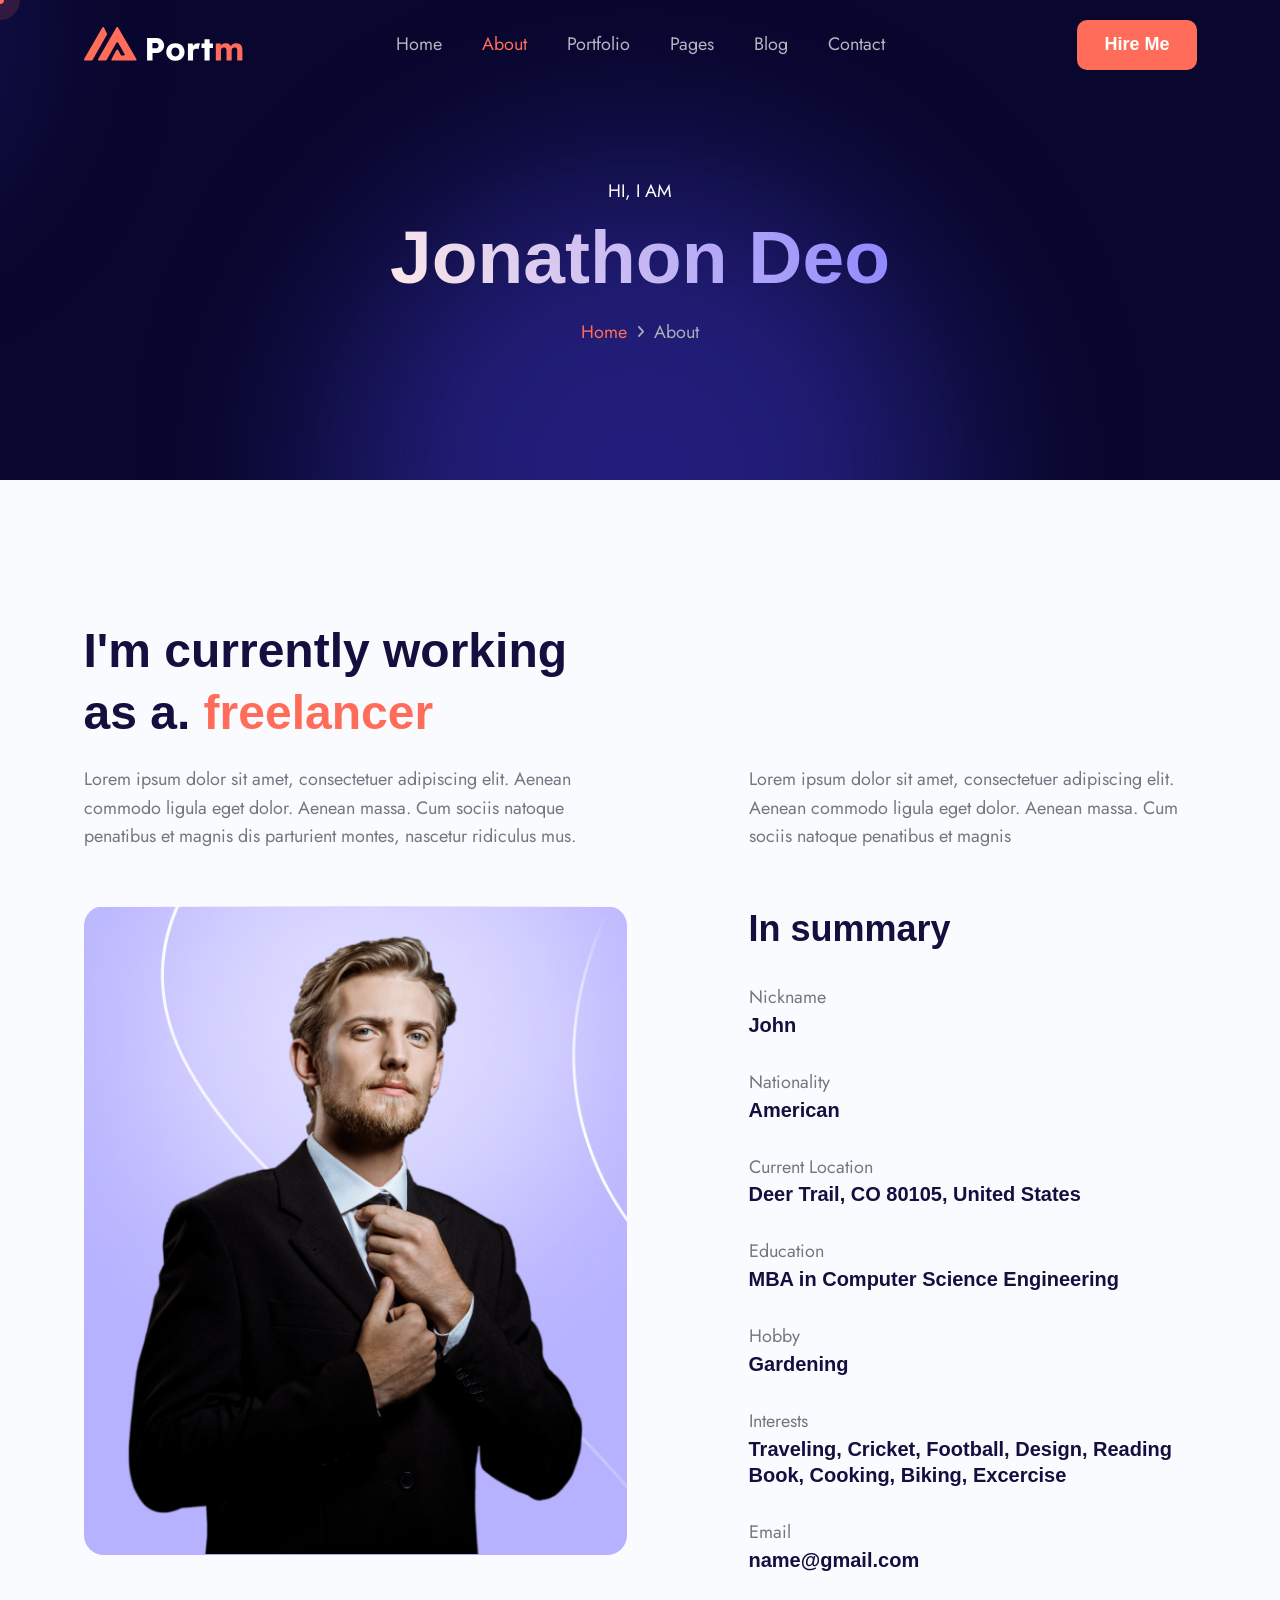
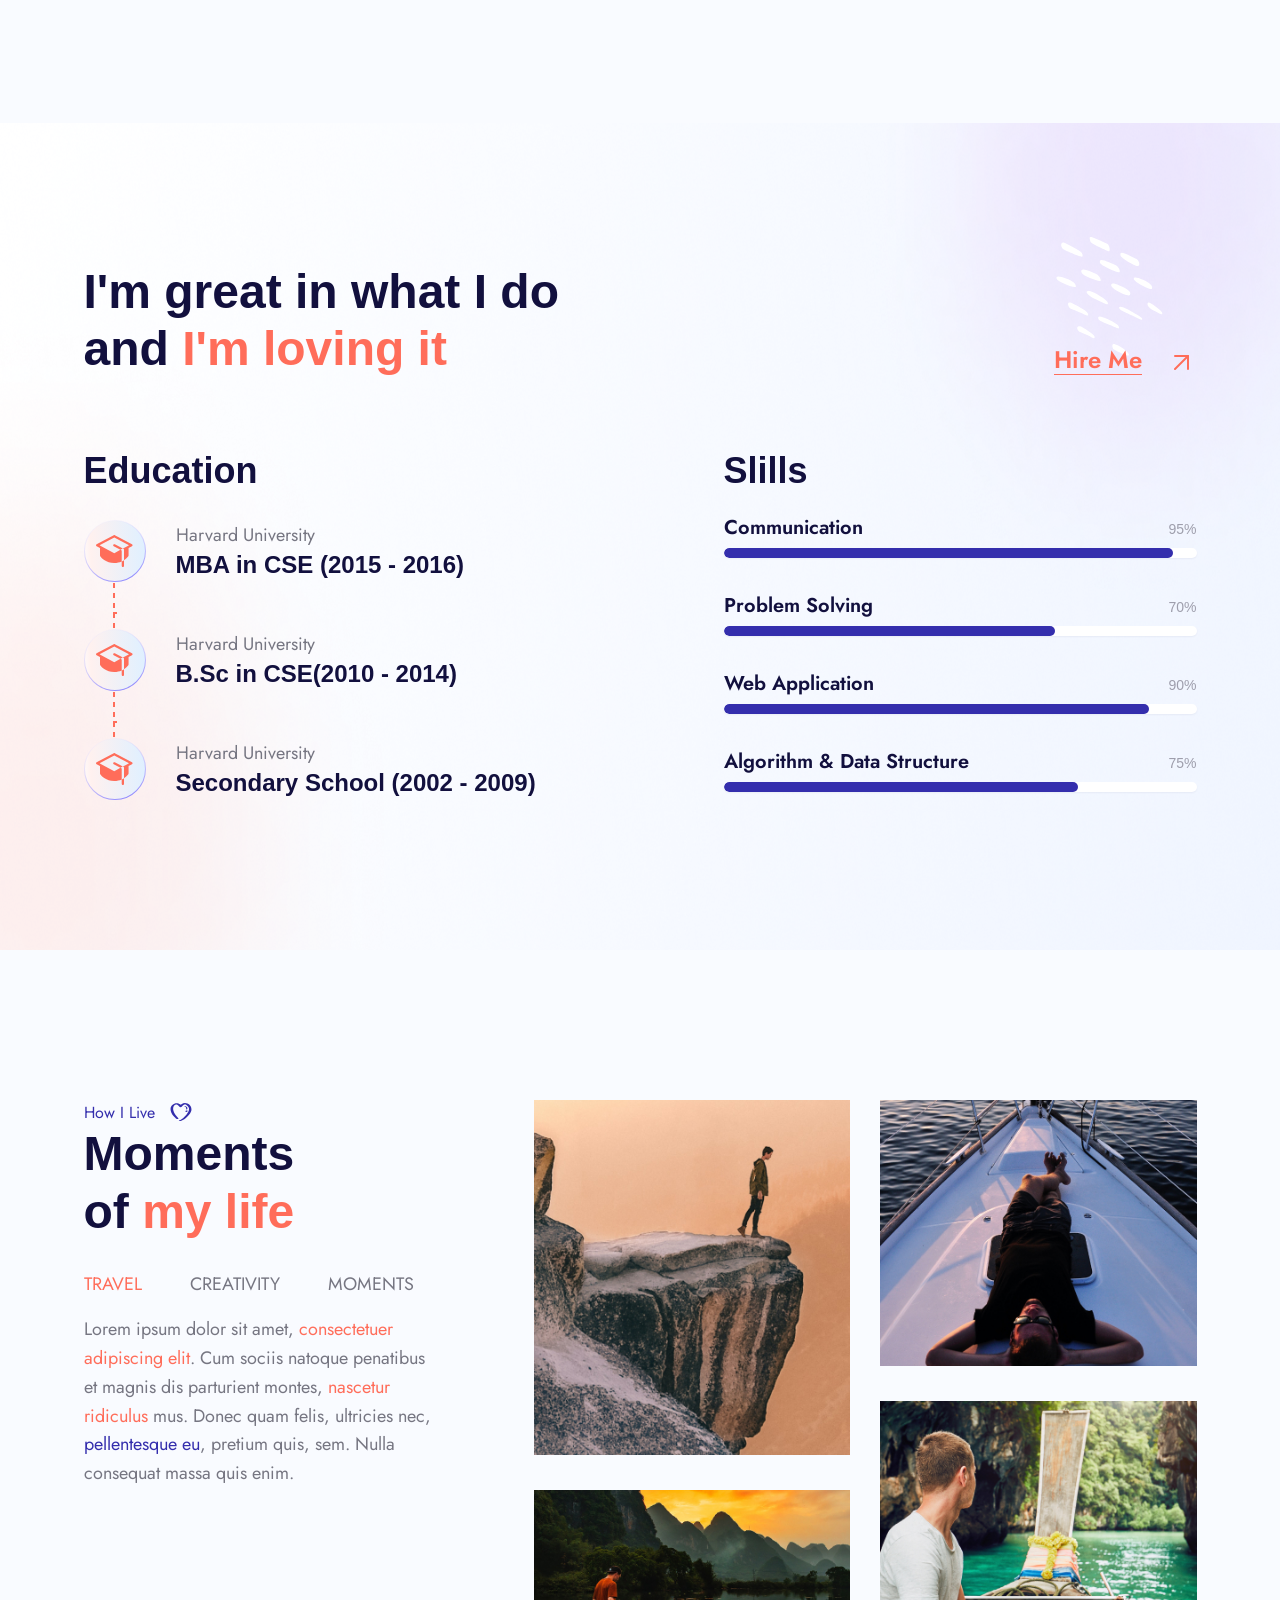
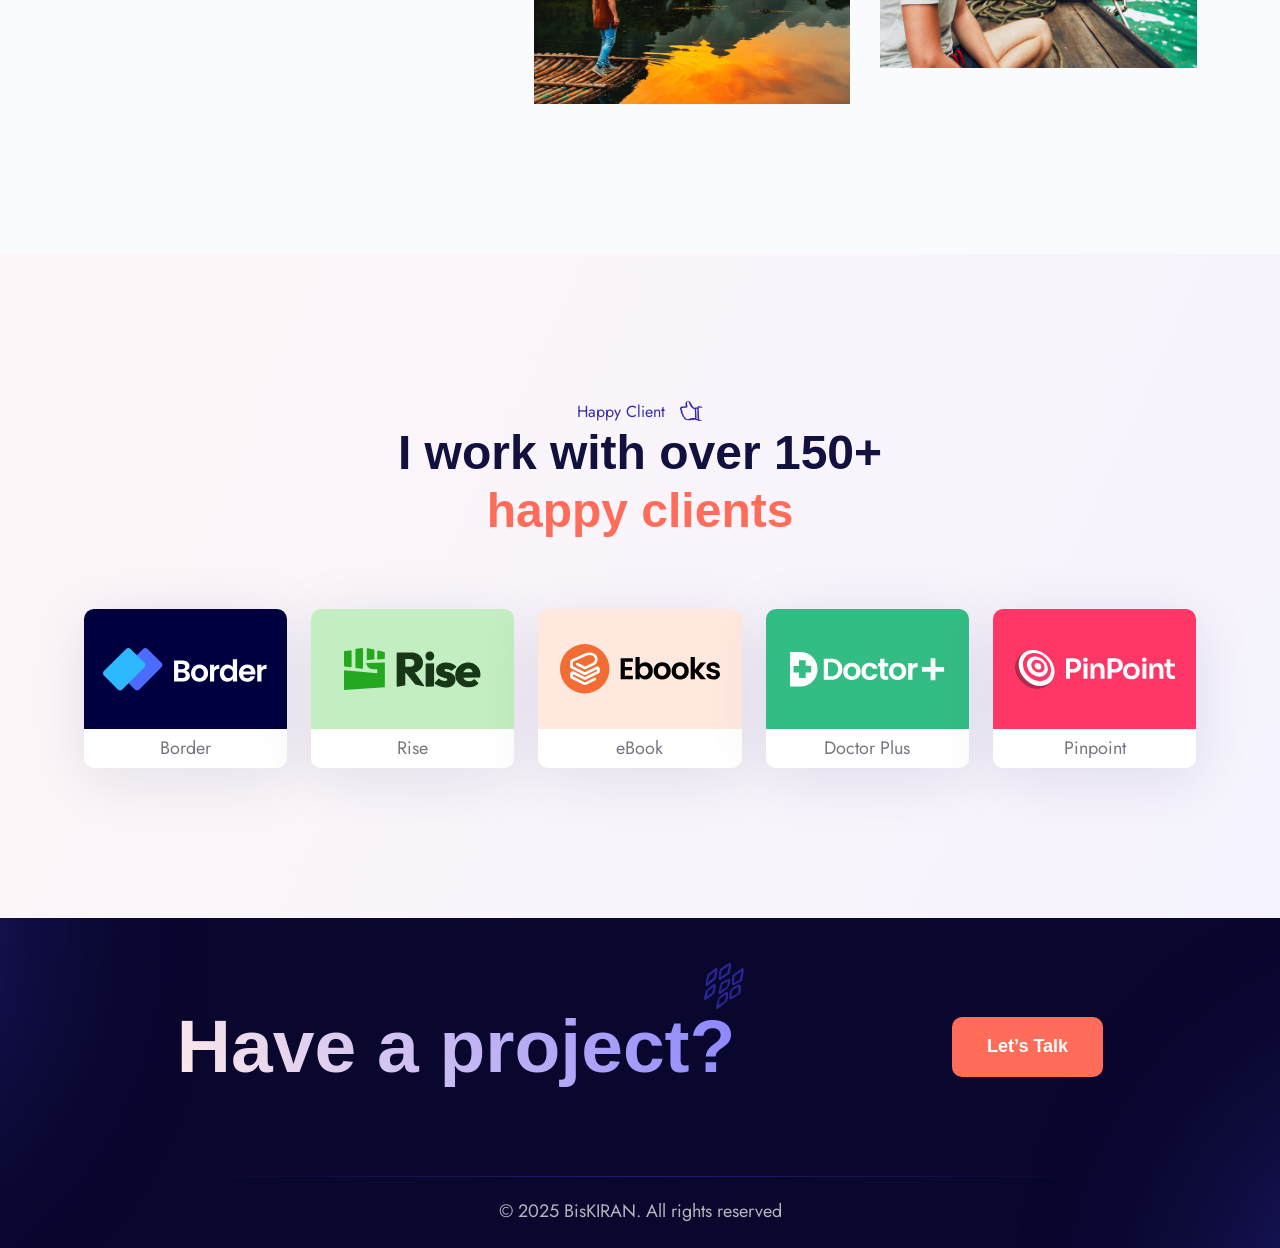
<file: about.html>
<!DOCTYPE html>
<html class="no-js" lang="en">


<!-- Mirrored from portm-html.vercel.app/about.html by HTTrack Website Copier/3.x [XR&CO'2014], Mon, 02 Dec 2024 14:09:39 GMT -->
<!-- Added by HTTrack --><meta http-equiv="content-type" content="text/html;charset=utf-8" /><!-- /Added by HTTrack -->
<head>
  <!-- Meta Tags -->
  <meta charset="utf-8">
  <meta http-equiv="x-ua-compatible" content="ie=edge">
  <meta name="viewport" content="width=device-width, initial-scale=1">
  <meta name="author" content="BisKIRAN">
  <!-- Favicon Icon -->
  <link rel="icon" href="assets/img/favicon.png">
  <!-- Site Title -->
  <title>Portm - About Me Designer</title>
  <link rel="stylesheet" href="assets/css/plugins/bootstrap.min.css">
  <link rel="stylesheet" href="assets/css/plugins/fontawesome.min.css">
  <link rel="stylesheet" href="assets/css/plugins/odometer-theme-default.css">
  <link rel="stylesheet" href="assets/css/plugins/select2.min.css">
  <link rel="stylesheet" href="assets/css/plugins/animate.css">
  <link rel="stylesheet" href="assets/css/style.css">
</head>

<body>
  <div class="cs_preloader cs_center">
    <div class="cs_preloader_in"></div>
  </div>

  <!-- Start Header Section -->
  <header class="cs_site_header cs_style_1 cs_sticky_header">
    <div class="cs_main_header">
      <div class="container">
        <div class="cs_main_header_in">
          <div class="cs_main_header_left">
            <a class="cs_site_branding" href="index-2.html">
              <img src="assets/img/logo.svg" alt="Logo">
            </a>
          </div>
          <div class="cs_main_header_center">
            <div class="cs_nav">
              <ul class="cs_nav_list">
                <li class="menu-item-has-children"><a href="index-2.html">Home</a>
                  <ul>
                    <li><a href="index-2.html">Designer Landing</a></li>
                    <li><a href="home-v2.html">Developer Landing</a></li>
                  </ul>
                </li>
                <li class="active menu-item-has-children"><a href="about.html">About</a>
                  <ul>
                    <li><a href="about.html">Designer About</a></li>
                    <li><a href="about-v2.html">Developer About</a></li>
                  </ul>
                </li>
                <li class="menu-item-has-children"><a href="portfolio.html">Portfolio</a>
                  <ul>
                    <li><a href="portfolio.html">Portfolio</a></li>
                    <li><a href="portfolio-details.html">Portfolio Details</a></li>
                  </ul>
                </li>
                <li class="menu-item-has-children"><a href="#">Pages</a>
                  <ul>
                    <li><a href="testimonial.html">Testimonial</a></li>
                    <li><a href="faq.html">FAQ</a></li>
                    <li><a href="404.html">Error 404</a></li>
                  </ul>
                </li>
                <li class="menu-item-has-children"><a href="blog.html">Blog</a>
                  <ul>
                    <li><a href="blog.html">Blog</a></li>
                    <li><a href="blog-details.html">Blog Details</a></li>
                  </ul>
                </li>
                <li> <a href="contact.html">Contact</a></li>
              </ul>
            </div>
          </div>
          <div class="cs_main_header_right">
            <a href="contact.html" class="cs_btn cs_style_1 cs_primary_font"><span>Hire Me</span></a>
          </div>
        </div>
      </div>
    </div>
  </header>
  <!-- End Header Section -->

  <!-- Main content inside start-->
  <main>
    <!-- Start Hero Section -->
    <section class="cs_hero cs_style_3 cs_filled_bg cs_center text-center" data-src="assets/img/bg/hero_bg_5.svg">
      <div class="container">
        <div class="cs_height_45 cs_height_lg_45"></div>
        <p class="cs_white_color text-uppercase cs_mb_10">Hi, i am</p>
        <h1 class="cs_hero_title cs_font_92 cs_extra_bold wow fadeInUp" data-wow-duration="0.8s" data-wow-delay="0.2s"><span class="cs_gradient_text_2">Jonathon Deo</span></h1>
        <ol class="breadcrumb">
          <li class="breadcrumb-item"><a href="index-2.html">Home</a></li>
          <li class="breadcrumb-item active">About</li>
        </ol>
      </div>
    </section>
    <!-- Start Hero Section -->

    <!-- Start About Section -->
    <section class="position-relative">
      <div class="cs_height_140 cs_height_lg_70"></div>
      <div class="container">
        <div class="row">
          <div class="col-lg-6">
            <h3 class="cs_font_48 cs_semi_bold mb-0">I'm currently working as a.<span class="cs_accent_color">
                freelancer</span></h3>
            <div class="cs_height_20 cs_height_lg_10"></div>
            <p class="mb-0">Lorem ipsum dolor sit amet, consectetuer adipiscing elit. Aenean commodo ligula
              eget dolor. Aenean massa. Cum sociis natoque penatibus et magnis dis parturient montes, nascetur ridiculus
              mus.
            </p>
            <div class="cs_height_lg_15"></div>
          </div>
          <div class="col-lg-5 offset-lg-1 align-self-end">
            <p class="mb-0">
              Lorem ipsum dolor sit amet, consectetuer adipiscing elit. Aenean commodo ligula eget dolor. Aenean
              massa. Cum sociis natoque penatibus et magnis
            </p>
          </div>
        </div>
        <div class="cs_height_55 cs_height_lg_30"></div>
      </div>
      <div class="container">
        <div class="row">
          <div class="col-lg-6">
            <div class="cs_image_box cs_radius_20 overflow-hidden">
              <img class="w-100" src="assets/img/hero/hero_about_1.jpg" alt="">
            </div>
            <div class="cs_height_lg_30"></div>
          </div>
          <div class="col-lg-5 offset-lg-1">
            <div class="cs_about cs_style_1 cs_type_1">
              <h4 class="cs_about_subtitle cs_font_36 cs_semi_bold">In summary</h4>
              <ul class="cs_mp_0 cs_about_summary_list">
                <li>
                  <p class="m-0 text-capitalize">Nickname</p>
                  <h5 class="cs_font_20 m-0 cs_semi_bold">John</h5>
                </li>
                <li>
                  <p class="m-0 text-capitalize">Nationality</p>
                  <h5 class="cs_font_20 m-0 cs_semi_bold">American</h5>
                </li>
                <li>
                  <p class="m-0 text-capitalize">Current Location</p>
                  <h5 class="cs_font_20 m-0 cs_semi_bold">Deer Trail, CO 80105, United States</h5>
                </li>
                <li>
                  <p class="m-0 text-capitalize">Education</p>
                  <h5 class="cs_font_20 m-0 cs_semi_bold">MBA in Computer Science Engineering</h5>
                </li>
                <li>
                  <p class="m-0 text-capitalize">Hobby</p>
                  <h5 class="cs_font_20 m-0 cs_semi_bold">Gardening</h5>
                </li>
                <li>
                  <p class="m-0 text-capitalize">Interests</p>
                  <h5 class="cs_font_20 m-0 cs_semi_bold">Traveling, Cricket, Football, Design, Reading Book, Cooking,
                    Biking, Excercise</h5>
                </li>
                <li>
                  <p class="m-0 text-capitalize">email</p>
                  <h5 class="cs_font_20 m-0 cs_semi_bold wow fadeInLeft" data-wow-duration="0.8s" data-wow-delay="0.2s">name@gmail.com</h5>
                </li>
              </ul>
            </div>
          </div>
        </div>
      </div>
      <div class="cs_height_150 cs_height_lg_80"></div>
    </section>
    <!-- End About Section -->

    <!-- Start Slill and Education Section -->
    <section class="cs_100_bg position-relative" data-src="assets/img/bg/ed_and_skill_bg.png">
      <div class="cs_slill_shape_1 position-absolute">
        <img src="assets/img/skills_shape_1.svg" alt="skill and education ">
      </div>
      <div class="cs_height_140 cs_height_lg_80"></div>
      <div class="container">
        <div>
          <div class="d-lg-flex justify-content-between">
            <div class="cs_section_heading cs_style_1">
              <h2 class="cs_section_title cs_font_48 cs_semi_bold wow fadeInUp" data-wow-duration="0.8s" data-wow-delay="0.2s">I'm great in what I do<br> and <span
                  class="cs_accent_color">I'm loving it</span>
              </h2>
            </div>
            <div class="align-self-end">
              <div class="cs_height_25 cs_height_lg_25"></div>
              <a class="cs_portfolio_text_btn d-inline-flex cs_gap_25 align-items-center cs_font_24 cs_accent_color cs_semi_bold"
                href="contact.html">
                <span class="cs_text_btn">Hire Me</span>
                <span class="cs_circle_btn cs_style_1 cs_accent_color cs_center rounded-circle">
                  <svg width="15" height="15" viewBox="0 0 15 15" fill="none" xmlns="http://www.w3.org/2000/svg">
                    <path d="M1 14L14 1" stroke="currentColor" stroke-width="2" stroke-linecap="round"
                      stroke-linejoin="round" />
                    <path d="M1 1H14V14" stroke="currentColor" stroke-width="2" stroke-linecap="round"
                      stroke-linejoin="round" />
                  </svg>
                  <svg width="15" height="15" viewBox="0 0 15 15" fill="none" xmlns="http://www.w3.org/2000/svg">
                    <path d="M1 14L14 1" stroke="currentColor" stroke-width="2" stroke-linecap="round"
                      stroke-linejoin="round" />
                    <path d="M1 1H14V14" stroke="currentColor" stroke-width="2" stroke-linecap="round"
                      stroke-linejoin="round" />
                  </svg>
                </span>
              </a>
            </div>
          </div>
          <div class="cs_height_70 cs_height_lg_40"></div>
        </div>
        <div class="row">
          <div class="col-lg-6">
            <div class="cs_education_wrap">
              <h3 class="cs_font_36 mb-0">Education</h3>
              <div class="cs_height_25 cs_height_lg_15"></div>
              <div class="cs_iconbox cs_style_3 cs_type_1 d-flex align-items-center">
                <div class="cs_iconbox_icon cs_accent_color cs_filled_bg cs_center"
                  data-src="assets/img/bg/iconbox_bg_3.svg">
                  <svg width="37" height="32" viewBox="0 0 37 32" fill="none" xmlns="http://www.w3.org/2000/svg">
                    <path
                      d="M25.7148 26.5142C26.5064 26.1679 27.2705 25.762 28.0006 25.2999V30.8571C28.0006 31.1602 27.8802 31.4509 27.6659 31.6653C27.4515 31.8796 27.1608 32 26.8577 32C26.5546 32 26.2639 31.8796 26.0496 31.6653C25.8353 31.4509 25.7148 31.1602 25.7148 30.8571V26.5142ZM17.2719 9.74253C17.1334 10.0126 17.1052 10.3258 17.1932 10.6163C17.2811 10.9068 17.4783 11.1518 17.7433 11.2997L24.4291 14.8569L26.8577 13.5569L18.829 9.2711C18.559 9.13267 18.2457 9.10445 17.9553 9.19239C17.6648 9.28033 17.4198 9.47755 17.2719 9.74253ZM35.9721 9.2711L18.829 0.128104C18.6605 0.0438581 18.4746 0 18.2862 0C18.0977 0 17.9119 0.0438581 17.7433 0.128104L0.600192 9.2711C0.418457 9.37089 0.266872 9.51768 0.161288 9.69611C0.0557045 9.87454 0 10.0781 0 10.2854C0 10.4927 0.0557045 10.6962 0.161288 10.8747C0.266872 11.0531 0.418457 11.1999 0.600192 11.2997L4.00024 13.0997V20.2141C3.99809 20.7046 4.15889 21.182 4.45739 21.5713C5.58598 23.0856 9.9289 27.9999 18.2862 27.9999C20.8397 28.0212 23.3697 27.5104 25.7148 26.4999V15.5426L24.4291 14.8569L18.2862 18.1284L5.68598 11.414L3.57166 10.2854L18.2862 2.44242L33.0007 10.2854L30.8863 11.414L26.8577 13.5569L27.4006 13.8426C27.5938 13.9542 27.7521 14.1174 27.8577 14.314C27.9527 14.4791 28.0021 14.6665 28.0006 14.8569V25.2999C29.5792 24.3068 30.9717 23.0448 32.1149 21.5713C32.4134 21.182 32.5742 20.7046 32.5721 20.2141V13.0997L35.9721 11.2997C36.1539 11.1999 36.3055 11.0531 36.411 10.8747C36.5166 10.6962 36.5723 10.4927 36.5723 10.2854C36.5723 10.0781 36.5166 9.87454 36.411 9.69611C36.3055 9.51768 36.1539 9.37089 35.9721 9.2711Z"
                      fill="currentColor" />
                  </svg>
                </div>
                <div class="cs_iconbox_info">
                  <p class="cs_iconbox_text mb-0">Harvard University</p>
                  <h3 class="cs_iconbox_title cs_font_24 cs_semi_bold mb-0">MBA in CSE (2015 - 2016)</h3>
                </div>
              </div>
              <div class="cs_iconbox cs_style_3 cs_type_1 d-flex align-items-center">
                <div class="cs_iconbox_icon cs_accent_color cs_filled_bg cs_center"
                  data-src="assets/img/bg/iconbox_bg_3.svg">
                  <svg width="37" height="32" viewBox="0 0 37 32" fill="none" xmlns="http://www.w3.org/2000/svg">
                    <path
                      d="M25.7148 26.5142C26.5064 26.1679 27.2705 25.762 28.0006 25.2999V30.8571C28.0006 31.1602 27.8802 31.4509 27.6659 31.6653C27.4515 31.8796 27.1608 32 26.8577 32C26.5546 32 26.2639 31.8796 26.0496 31.6653C25.8353 31.4509 25.7148 31.1602 25.7148 30.8571V26.5142ZM17.2719 9.74253C17.1334 10.0126 17.1052 10.3258 17.1932 10.6163C17.2811 10.9068 17.4783 11.1518 17.7433 11.2997L24.4291 14.8569L26.8577 13.5569L18.829 9.2711C18.559 9.13267 18.2457 9.10445 17.9553 9.19239C17.6648 9.28033 17.4198 9.47755 17.2719 9.74253ZM35.9721 9.2711L18.829 0.128104C18.6605 0.0438581 18.4746 0 18.2862 0C18.0977 0 17.9119 0.0438581 17.7433 0.128104L0.600192 9.2711C0.418457 9.37089 0.266872 9.51768 0.161288 9.69611C0.0557045 9.87454 0 10.0781 0 10.2854C0 10.4927 0.0557045 10.6962 0.161288 10.8747C0.266872 11.0531 0.418457 11.1999 0.600192 11.2997L4.00024 13.0997V20.2141C3.99809 20.7046 4.15889 21.182 4.45739 21.5713C5.58598 23.0856 9.9289 27.9999 18.2862 27.9999C20.8397 28.0212 23.3697 27.5104 25.7148 26.4999V15.5426L24.4291 14.8569L18.2862 18.1284L5.68598 11.414L3.57166 10.2854L18.2862 2.44242L33.0007 10.2854L30.8863 11.414L26.8577 13.5569L27.4006 13.8426C27.5938 13.9542 27.7521 14.1174 27.8577 14.314C27.9527 14.4791 28.0021 14.6665 28.0006 14.8569V25.2999C29.5792 24.3068 30.9717 23.0448 32.1149 21.5713C32.4134 21.182 32.5742 20.7046 32.5721 20.2141V13.0997L35.9721 11.2997C36.1539 11.1999 36.3055 11.0531 36.411 10.8747C36.5166 10.6962 36.5723 10.4927 36.5723 10.2854C36.5723 10.0781 36.5166 9.87454 36.411 9.69611C36.3055 9.51768 36.1539 9.37089 35.9721 9.2711Z"
                      fill="currentColor" />
                  </svg>
                </div>
                <div class="cs_iconbox_info">
                  <p class="cs_iconbox_text mb-0">Harvard University</p>
                  <h3 class="cs_iconbox_title cs_font_24 cs_semi_bold mb-0">B.Sc in CSE(2010 - 2014)</h3>
                </div>
              </div>
              <div class="cs_iconbox cs_style_3 cs_type_1 d-flex align-items-center">
                <div class="cs_iconbox_icon cs_accent_color cs_filled_bg cs_center"
                  data-src="assets/img/bg/iconbox_bg_3.svg">
                  <svg width="37" height="32" viewBox="0 0 37 32" fill="none" xmlns="http://www.w3.org/2000/svg">
                    <path
                      d="M25.7148 26.5142C26.5064 26.1679 27.2705 25.762 28.0006 25.2999V30.8571C28.0006 31.1602 27.8802 31.4509 27.6659 31.6653C27.4515 31.8796 27.1608 32 26.8577 32C26.5546 32 26.2639 31.8796 26.0496 31.6653C25.8353 31.4509 25.7148 31.1602 25.7148 30.8571V26.5142ZM17.2719 9.74253C17.1334 10.0126 17.1052 10.3258 17.1932 10.6163C17.2811 10.9068 17.4783 11.1518 17.7433 11.2997L24.4291 14.8569L26.8577 13.5569L18.829 9.2711C18.559 9.13267 18.2457 9.10445 17.9553 9.19239C17.6648 9.28033 17.4198 9.47755 17.2719 9.74253ZM35.9721 9.2711L18.829 0.128104C18.6605 0.0438581 18.4746 0 18.2862 0C18.0977 0 17.9119 0.0438581 17.7433 0.128104L0.600192 9.2711C0.418457 9.37089 0.266872 9.51768 0.161288 9.69611C0.0557045 9.87454 0 10.0781 0 10.2854C0 10.4927 0.0557045 10.6962 0.161288 10.8747C0.266872 11.0531 0.418457 11.1999 0.600192 11.2997L4.00024 13.0997V20.2141C3.99809 20.7046 4.15889 21.182 4.45739 21.5713C5.58598 23.0856 9.9289 27.9999 18.2862 27.9999C20.8397 28.0212 23.3697 27.5104 25.7148 26.4999V15.5426L24.4291 14.8569L18.2862 18.1284L5.68598 11.414L3.57166 10.2854L18.2862 2.44242L33.0007 10.2854L30.8863 11.414L26.8577 13.5569L27.4006 13.8426C27.5938 13.9542 27.7521 14.1174 27.8577 14.314C27.9527 14.4791 28.0021 14.6665 28.0006 14.8569V25.2999C29.5792 24.3068 30.9717 23.0448 32.1149 21.5713C32.4134 21.182 32.5742 20.7046 32.5721 20.2141V13.0997L35.9721 11.2997C36.1539 11.1999 36.3055 11.0531 36.411 10.8747C36.5166 10.6962 36.5723 10.4927 36.5723 10.2854C36.5723 10.0781 36.5166 9.87454 36.411 9.69611C36.3055 9.51768 36.1539 9.37089 35.9721 9.2711Z"
                      fill="currentColor" />
                  </svg>
                </div>
                <div class="cs_iconbox_info">
                  <p class="cs_iconbox_text mb-0">Harvard University</p>
                  <h3 class="cs_iconbox_title cs_font_24 cs_semi_bold mb-0">Secondary School (2002 - 2009)</h3>
                </div>
              </div>
            </div>
            <div class="cs_height_lg_40"></div>
          </div>
          <div class="col-lg-6">
            <div class="cs_slill_wrap cs_pl_70">
              <h3 class="cs_font_36 mb-0">Slills</h3>
              <div class="cs_height_25 cs_height_lg_15"></div>
              <div class="cs_progressbar cs_style_2">
                <div class="label cs_font_20 cs_semi_bold">Communication</div>
                <h3 class="cs_progressbar_head cs_ternary_color cs_normal cs_font_14 text-end">95%</h3>
                <div class="cs_progress" data-progress="95">
                  <div class="cs_progress_in"></div>
                </div>
              </div>
              <div class="cs_progressbar cs_style_2">
                <div class="label cs_font_20 cs_semi_bold">Problem Solving</div>
                <h3 class="cs_progressbar_head cs_ternary_color cs_normal cs_font_14 text-end">70%</h3>
                <div class="cs_progress" data-progress="70">
                  <div class="cs_progress_in"></div>
                </div>
              </div>
              <div class="cs_progressbar cs_style_2">
                <div class="label cs_font_20 cs_semi_bold">Web Application</div>
                <h3 class="cs_progressbar_head cs_ternary_color cs_normal cs_font_14 text-end">90%</h3>
                <div class="cs_progress" data-progress="90">
                  <div class="cs_progress_in"></div>
                </div>
              </div>
              <div class="cs_progressbar cs_style_2">
                <div class="label cs_font_20 cs_semi_bold">Algorithm & Data Structure</div>
                <h3 class="cs_progressbar_head cs_ternary_color cs_normal cs_font_14 text-end">75%</h3>
                <div class="cs_progress" data-progress="75">
                  <div class="cs_progress_in"></div>
                </div>
              </div>
            </div>
          </div>
        </div>
      </div>
      <div class="cs_height_150 cs_height_lg_80"></div>
    </section>
    <!-- End Slill and Education Section -->

    <!-- Start Gallery Section -->
    <section class="position-relative">
      <div class="cs_service_shape_1 position-absolute">
        <img src="assets/img/service_shape_1.svg" alt="">
      </div>
      <div class="cs_height_150 cs_height_lg_80"></div>
      <div class="container">
        <div class="row cs_tabs cs_style_1">
          <div class="col-lg-4">
            <div class="cs_section_heading cs_style_1">
              <p class="cs_section_subtitle cs_accent_color_2 cs_font_16 wow fadeInLeft" data-wow-duration="0.8s" data-wow-delay="0.2s">
                <span>How I Live</span>
                <svg width="23" height="20" viewBox="0 0 23 20" fill="none" xmlns="http://www.w3.org/2000/svg">
                  <path
                    d="M3.97591 14.5618C-0.971171 8.81681 -0.577793 3.06974 4.89025 1.37857C6.56088 0.858827 8.75716 1.23766 10.0143 2.25224L10.659 2.77411L11.539 2.18776C16.6218 -1.25827 23.3933 4.25223 20.9381 9.82952C18.7034 14.9013 10.8697 20.637 9.09113 18.5076C8.56387 17.8715 8.8053 17.7662 10.1306 18.0209C11.3936 18.2634 16.8827 12.8513 18.1731 10.0825C19.7277 6.75962 19.2971 5.02257 16.4256 2.95039C15.2389 2.1019 13.4897 2.59489 12.1834 4.176C11.1518 5.40313 10.0176 5.5552 9.00115 4.12668C6.12036 0.110156 1.92139 3.63334 3.44169 8.7862C4.07799 10.9138 4.70403 11.9614 7.02448 14.7108C8.60384 16.5728 8.65482 16.6628 8.17596 16.9503C7.26361 17.5074 5.75209 16.6451 3.97591 14.5618Z"
                    fill="#342EAD" />
                  <path
                    d="M14.9467 5.0654C14.1851 4.96639 14.7719 4.08671 15.4928 4.29588C16.0891 4.48073 16.9235 4.79201 17.2943 5.68325C17.6984 6.61905 17.0386 7.57974 16.6328 7.49297C16.2739 7.41916 16.1452 7.02459 16.1486 6.20635C16.1521 5.3881 15.7082 5.1644 14.9467 5.0654Z"
                    fill="#342EAD" />
                  <path
                    d="M16.9264 9.85448C15.938 10.1378 15.1442 9.42309 15.564 8.89173C15.8833 8.50455 17.1593 8.40681 17.5481 8.75687C17.8729 9.06399 17.7018 9.62863 16.9264 9.85448Z"
                    fill="#342EAD" />
                </svg>

              </p>
              <h2 class="cs_section_title cs_font_48 cs_semi_bold">Moments<br> of <span class="cs_accent_color">my
                  life</span>
              </h2>
            </div>
            <div class="cs_height_30 cs_height_lg_20"></div>
            <div>
              <ul class="cs_tab_links cs_mp_0">
                <li class="active"><a class="text-uppercase " href="404-5.html">travel</a></li>
                <li><a class="text-uppercase " href="404-6.html">creativity</a></li>
                <li><a class="text-uppercase " href="404-7.html">moments</a></li>
              </ul>
              <div class="cs_tab_body">
                <div class="cs_tab active" data-id="travel">
                  <p class="m-0">Lorem ipsum dolor sit amet, <span class="cs_accent_color">consectetuer adipiscing
                      elit</span>. Cum sociis natoque penatibus et magnis dis parturient montes,<span
                      class="cs_accent_color"> nascetur ridiculus</span> mus. Donec quam felis, ultricies nec, <span class="cs_accent_color_2">pellentesque eu</span>, pretium quis, sem. Nulla consequat massa quis enim.</p>
                </div>
                <div class="cs_tab" data-id="creativity">
                  <p class="m-0">Lorem ipsum dolor sit amet, consectetur adipisicing elit. Ipsa deleniti adipisci culpa? Quos sit dolore magnam minima, optio nobis commodi!</p>
                </div>
                <div class="cs_tab" data-id="moments">
                  <p class="m-0">Lorem ipsum dolor sit amet, <span class="cs_accent_color">consectetuer adipiscing elit</span>. Cum sociis natoque penatibus et magnis dis parturient montes,<span class="cs_accent_color"> nascetur ridiculus</span> mus. Donec quam felis, ultricies nec, <span class="cs_accent_color_2">pellentesque eu</span>, pretium quis, sem. Nulla consequat massa quis enim.</p>
                </div>
              </div>
            </div>
            <div class="cs_height_lg_30"></div>
          </div>
          <div class="col-lg-8">
            <div class="cs_pl_70 cs_tab active" data-id="travel">
              <div class="cs_gallery_grid">
                <div class="cs_gallery cs_style_1">
                  <img class="w-100" src="assets/img/gallery/gallery_1.jpg" alt="">
                </div>
                <div class="cs_gallery cs_style_1">
                  <img class="w-100" src="assets/img/gallery/gallery_3.jpg" alt="">
                </div>
                <div class="cs_gallery cs_style_1">
                  <img class="w-100" src="assets/img/gallery/gallery_2.jpg" alt="">
                </div>
                <div class="cs_gallery cs_style_1">
                  <img class="w-100" src="assets/img/gallery/gallery_4.jpg" alt="">
                </div>
              </div>
            </div>
            <div class="cs_pl_70 cs_tab" data-id="creativity">
              <div class="cs_gallery_grid">
                <div class="cs_gallery cs_style_1">
                  <img class="w-100" src="assets/img/gallery/gallery_5.jpeg" alt="">
                </div>
                <div class="cs_gallery cs_style_1">
                  <img class="w-100" src="assets/img/gallery/gallery_6.jpeg" alt="">
                </div>
                <div class="cs_gallery cs_style_1">
                  <img class="w-100" src="assets/img/gallery/gallery_7.jpeg" alt="">
                </div>
                <div class="cs_gallery cs_style_1">
                  <img class="w-100" src="assets/img/gallery/gallery_8.jpeg" alt="">
                </div>
              </div>
            </div>
            <div class="cs_pl_70 cs_tab" data-id="moments">
              <div class="cs_gallery_grid">
                <div class="cs_gallery cs_style_1">
                  <img class="w-100" src="assets/img/gallery/gallery_9.jpeg" alt="">
                </div>
                <div class="cs_gallery cs_style_1">
                  <img class="w-100" src="assets/img/gallery/gallery_10.jpeg" alt="">
                </div>
                <div class="cs_gallery cs_style_1">
                  <img class="w-100" src="assets/img/gallery/gallery_11.jpeg" alt="">
                </div>
                <div class="cs_gallery cs_style_1">
                  <img class="w-100" src="assets/img/gallery/gallery_12.jpeg" alt="">
                </div>
              </div>
            </div>
          </div>
        </div>
      </div>
      <div class="cs_height_150 cs_height_lg_80"></div>
    </section>
    <!-- End Gallery Section -->

    <!-- Start Brand Section -->
    <section class="cs_filled_bg" data-src="assets/img/bg/brands_bg_1.svg">
      <div class="cs_height_145 cs_height_lg_80"></div>
      <div class="container">
        <div class="cs_section_heading cs_style_1 text-center">
          <p class="cs_section_subtitle cs_center cs_accent_color_2 cs_font_16 wow fadeInUp" data-wow-duration="0.8s" data-wow-delay="0.2s">
            <span>Happy Client</span>
            <svg width="23" height="20" viewBox="0 0 23 20" fill="none" xmlns="http://www.w3.org/2000/svg">
              <path fill-rule="evenodd" clip-rule="evenodd"
                d="M5.63864 4.46024C5.74235 4.77137 5.82303 5.07098 5.82303 5.12859C5.82303 5.17469 5.43122 5.22079 4.94724 5.22079C4.20975 5.22079 2.4006 5.42821 1.50178 5.6241C1.19065 5.69324 0.418574 6.30397 0.165061 6.69576C-0.249779 7.31802 0.176573 9.39223 0.787309 9.71488C0.983206 9.81859 0.994774 9.85315 0.833448 10.1643C0.418608 10.9594 0.718203 12.1578 1.57093 13.0797C1.98577 13.5291 2.0434 13.6559 2.0434 14.1283C2.0434 14.8428 2.36603 15.4305 3.11504 16.1103C3.48379 16.4445 3.77188 16.8132 3.81798 17.0091C4.30196 18.9912 7.36716 19.7056 12.23 18.9681C14.8458 18.5763 14.8804 18.5648 15.1108 18.7953C15.4796 19.141 15.929 19.2677 16.7586 19.2677C17.4501 19.2677 17.5538 19.3023 17.7612 19.5673C18.0608 19.9476 18.8444 20.0859 19.8354 19.9476C20.2157 19.89 20.7342 19.8439 20.9993 19.8439C21.7368 19.8439 21.9903 19.5904 21.6331 19.2216C21.3795 18.9566 21.2643 18.922 20.4807 18.922C19.1671 18.922 19.2592 19.3138 18.9712 12.6994C18.902 11.2129 18.8213 9.27699 18.7752 8.40122C18.683 6.44226 18.5563 6.56902 20.6074 6.6612C22.382 6.74187 22.7277 6.6612 22.3359 6.22331C21.8519 5.68171 20.3309 5.33602 18.4756 5.33602H18.0838C17.9225 5.33602 17.7727 5.40516 17.669 5.52039C17.5653 5.63562 17.5077 5.78542 17.5077 5.94675C17.5192 6.20026 17.5307 6.41921 17.5307 6.38464L16.1479 6.40768C14.7882 6.43073 14.7651 6.43073 14.7767 6.68424C14.7882 7.02994 14.6845 7.01841 13.8894 6.53443C13.1634 6.09655 12.8523 5.65867 11.2505 2.82393C10.7089 1.85597 10.248 1.18762 9.83312 0.73821C8.18528 -1.05943 4.40565 0.519258 5.63864 4.46024ZM8.32361 0.807347C8.65779 1.07238 9.02653 1.83292 9.41833 3.07744C10.225 5.63562 12.0341 7.47936 14.5347 8.28599L14.8804 8.40122C14.9034 9.12719 15.0187 14.9349 15.0532 17.0437L13.9239 17.1129C12.7716 17.1935 9.56813 17.6545 8.55408 17.8964C7.02147 18.2537 5.25839 17.4355 5.25839 16.3754C5.25839 16.191 5.20078 16.0412 5.14316 16.0412C4.38262 16.0412 3.21878 14.0822 3.65666 13.5521C3.7258 13.4715 3.58751 13.2756 3.29943 12.9875C2.56194 12.2846 2.45821 11.9965 2.53888 10.8326C2.60802 9.86468 2.59652 9.83011 2.33148 9.64573C1.55942 9.13871 1.4096 7.53697 2.08948 7.09908C2.26233 6.98385 3.13807 6.85709 4.70524 6.70728C7.88568 6.40768 7.68978 6.63815 7.18276 3.81493C6.74487 1.55636 7.3326 0.0122374 8.32361 0.807347ZM17.6114 18.0001C17.5998 18.0001 16.5628 18.0001 16.5973 18.0001L16.1709 7.62915C16.194 7.62915 17.3579 7.62915 17.3118 7.62915C17.4616 13.2641 17.2657 11.0285 17.6114 18.0001Z"
                fill="#342EAD" />
            </svg>
          </p>
          <h2 class="cs_section_title cs_font_48 cs_semi_bold">I work with over 150+<br> <span
              class="cs_accent_color">happy clients</span>
          </h2>
          <div class="cs_height_70 cs_height_lg_40"></div>
        </div>
        <div class="cs_brands cs_style_1 cs_type_1">
          <div class="cs_brand overflow-hidden cs_radius_10 text-center">
            <div class="cs_brand_logo_wrap cs_center cs_brand_bg_1">
              <img class="cs_brand_logo" src="assets/img/client/c1.svg" alt="">
            </div>
            <p class="m-0 cs_white_bg">Border</p>
          </div>
          <div class="cs_brand overflow-hidden cs_radius_10 text-center">
            <div class="cs_brand_logo_wrap cs_center cs_brand_bg_2">
              <img class="cs_brand_logo" src="assets/img/client/c2.svg" alt="">
            </div>
            <p class="m-0 cs_white_bg">Rise</p>
          </div>
          <div class="cs_brand overflow-hidden cs_radius_10 text-center">
            <div class="cs_brand_logo_wrap cs_center cs_brand_bg_3">
              <img class="cs_brand_logo" src="assets/img/client/c3.svg" alt="">
            </div>
            <p class="m-0 cs_white_bg">eBook</p>
          </div>
          <div class="cs_brand overflow-hidden cs_radius_10 text-center">
            <div class="cs_brand_logo_wrap cs_center cs_brand_bg_4">
              <img class="cs_brand_logo" src="assets/img/client/c4.svg" alt="">
            </div>
            <p class="m-0 cs_white_bg">Doctor Plus</p>
          </div>
          <div class="cs_brand overflow-hidden cs_radius_10 text-center">
            <div class="cs_brand_logo_wrap cs_center cs_brand_bg_5">
              <img class="cs_brand_logo" src="assets/img/client/c5.svg" alt="">
            </div>
            <p class="m-0 cs_white_bg">Pinpoint</p>
          </div>
        </div>
      </div>
      <div class="cs_height_150 cs_height_lg_80"></div>
    </section>
    <!-- End Brand Section -->
  </main>
  <!-- Main content inside end-->

  <!-- Start Footer -->
  <footer class="cs_footer cs_style_1 cs_filled_bg position-relative" data-src="assets/img/bg/footer_bg.svg">
    <div class="position-absolute cs_footer_shape_1">
      <img src="assets/img/footer_shape.svg" alt="">
    </div>
    <div class="container">
      <div class="cs_footer_cta">
        <h2 class="cs_font_92 cs_gradient_text_2 cs_semi_bold">Have a project?</h2>
        <a href="contact.html" class="cs_btn cs_style_1 cs_primary_font"><span>Let’s
            Talk</span></a>
      </div>
      <div class="cs_copyright">© 2025 <a href="#">BisKIRAN</a>. All rights reserved</div>
    </div>
  </footer>
  <!-- End Footer -->

  <!-- Script -->
  <script src="assets/js/plugins/jquery-3.6.0.min.js"></script>
  <script src="assets/js/plugins/gsap.min.js"></script>
  <script src="assets/js/plugins/isotope.pkg.min.js"></script>
  <script src="assets/js/plugins/odometer.min.js"></script>
  <script src="assets/js/plugins/wow.min.js"></script>
  <script src="assets/js/main.js"></script>
</body>

<!-- Mirrored from portm-html.vercel.app/about.html by HTTrack Website Copier/3.x [XR&CO'2014], Mon, 02 Dec 2024 14:09:50 GMT -->
</html>
</file>
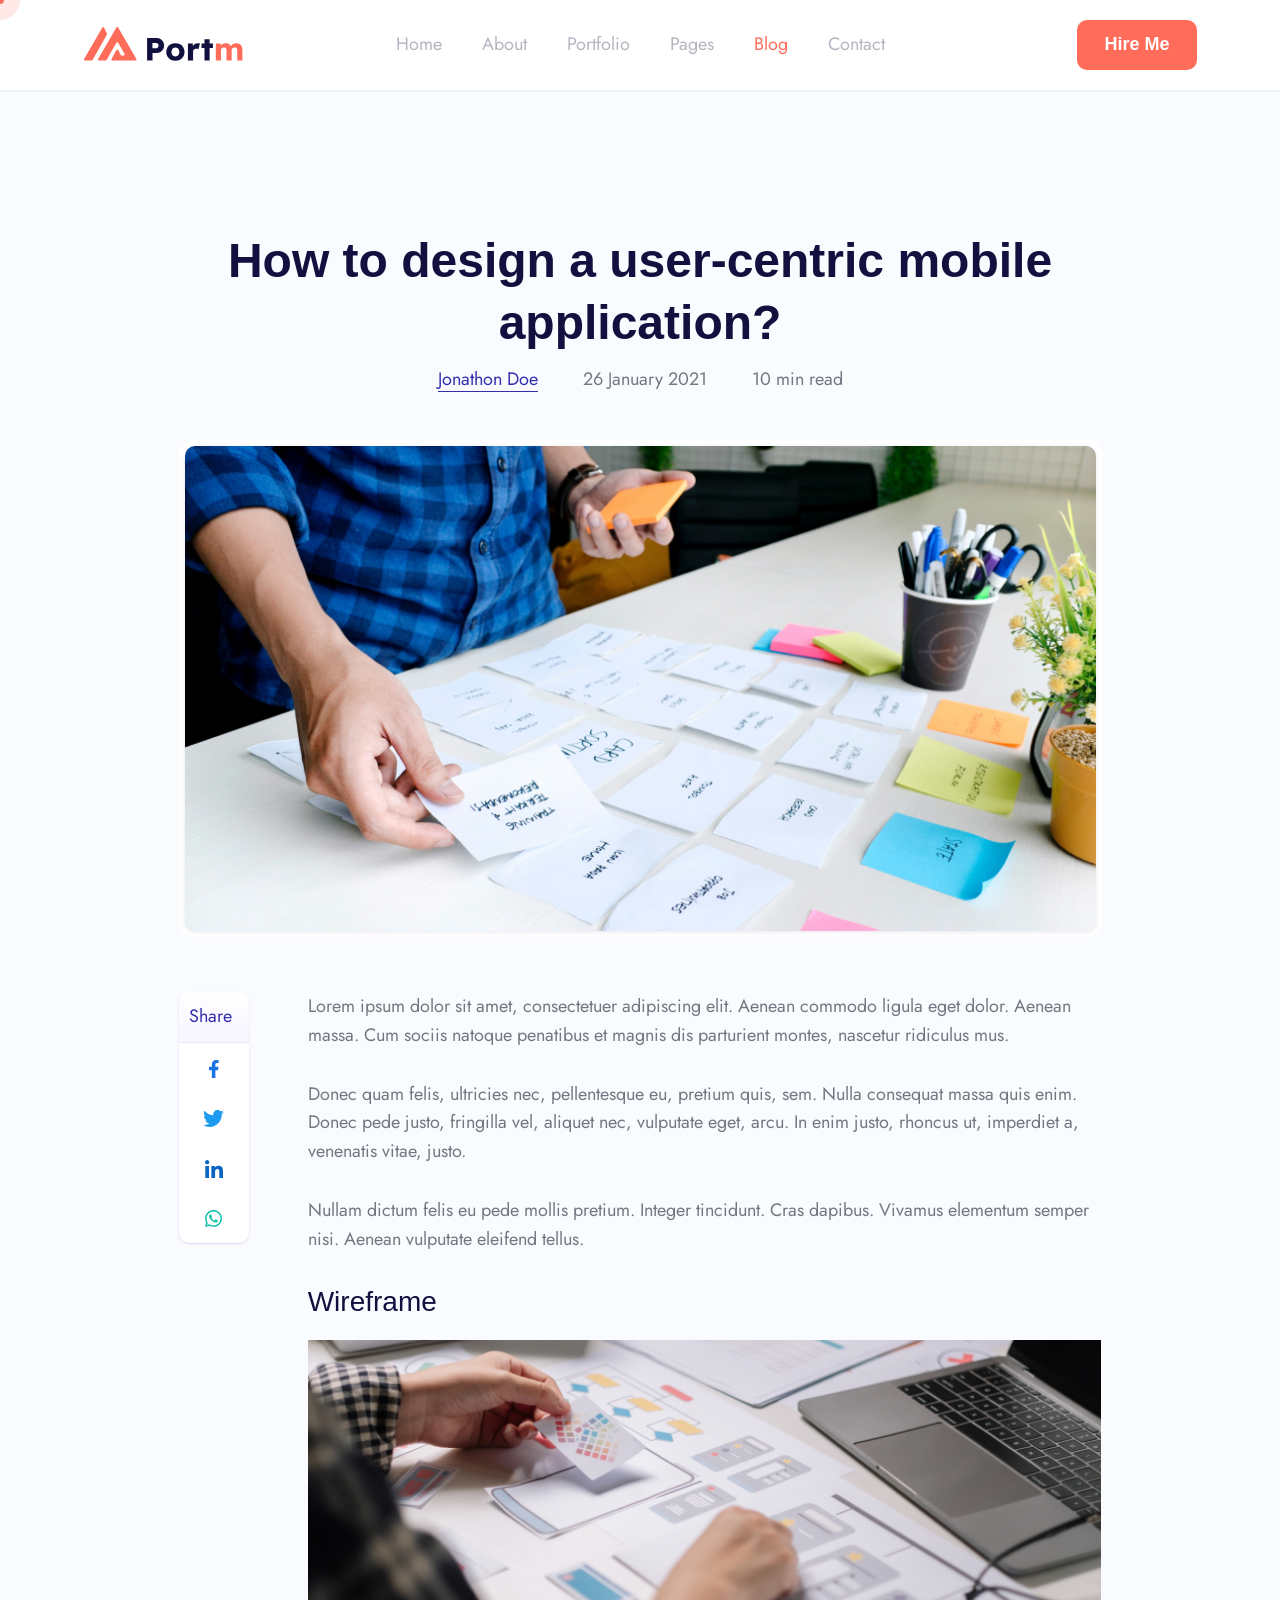
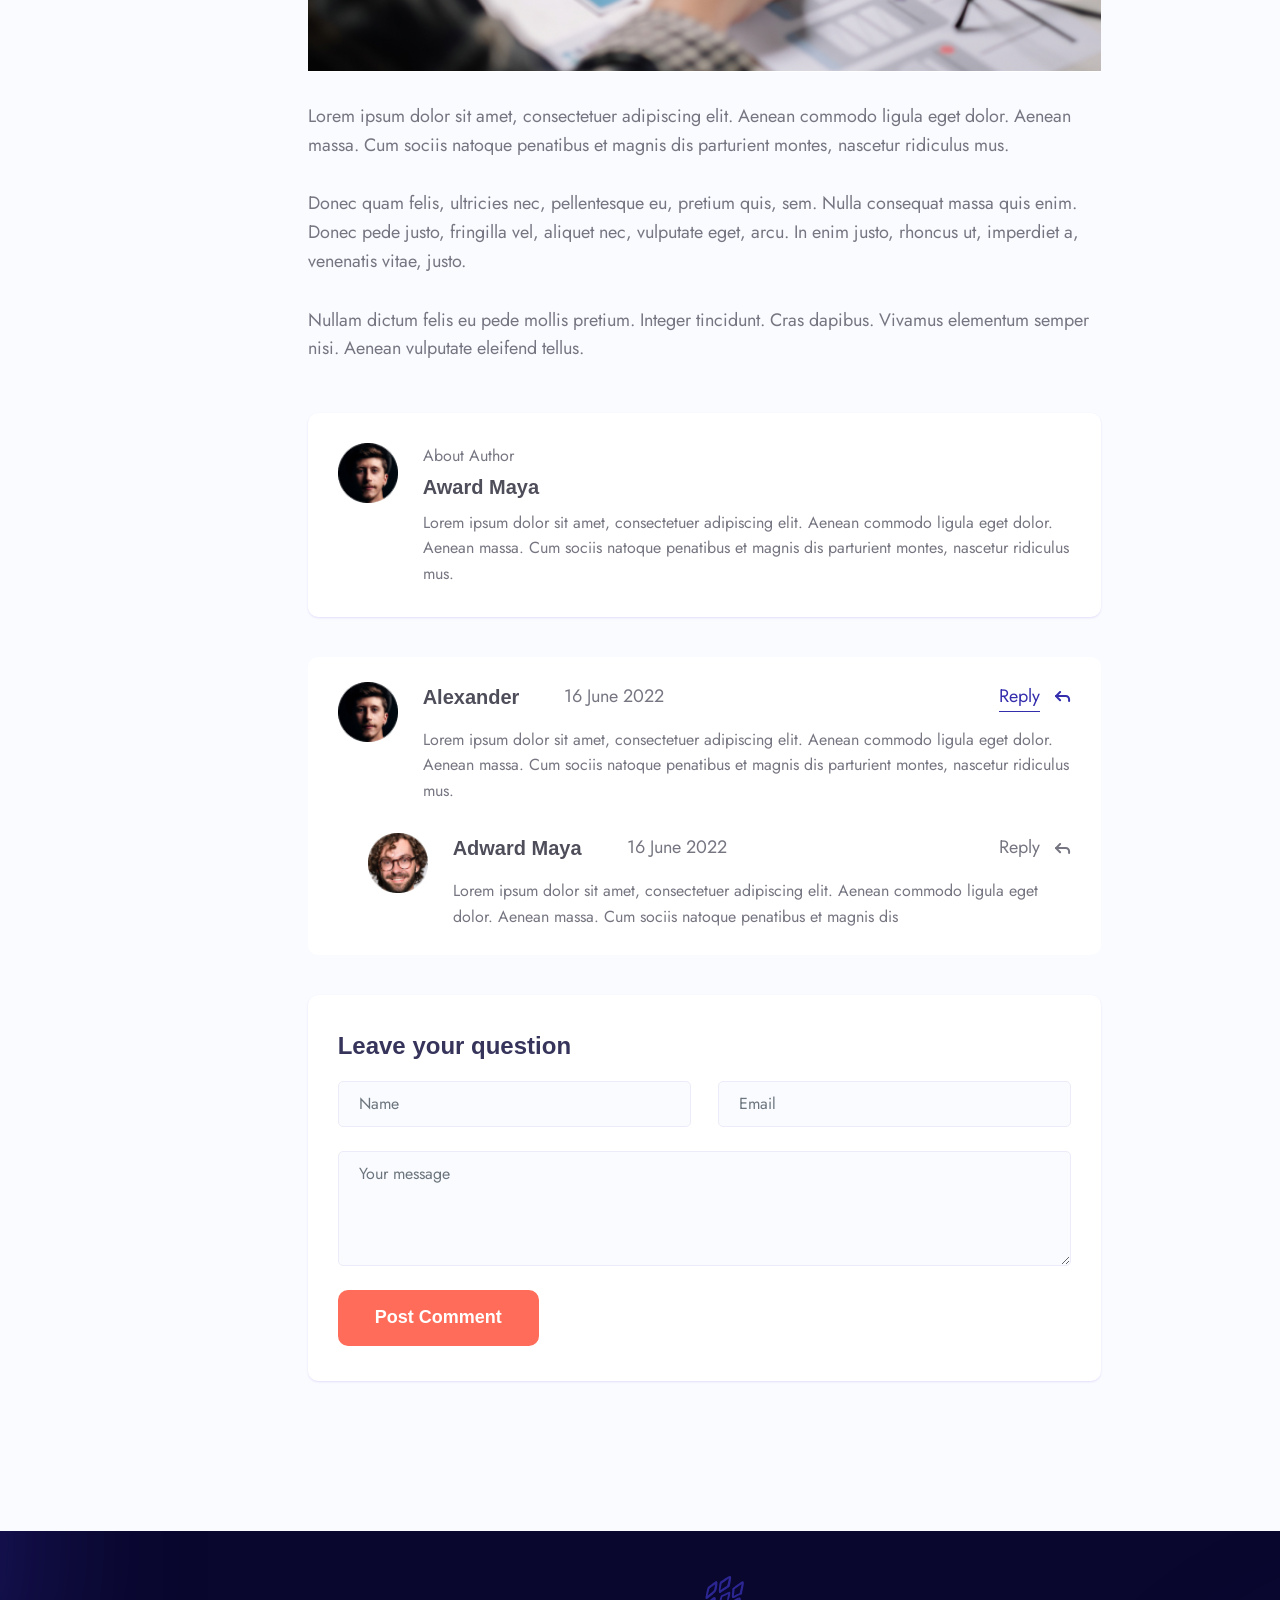
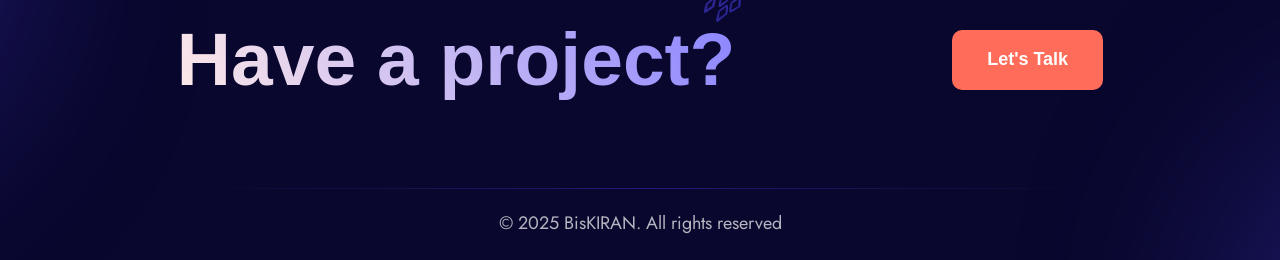
<file: blog-details.html>
<!DOCTYPE html>
<html class="no-js" lang="en">


<!-- Mirrored from portm-html.vercel.app/blog-details.html by HTTrack Website Copier/3.x [XR&CO'2014], Mon, 02 Dec 2024 14:09:58 GMT -->
<!-- Added by HTTrack --><meta http-equiv="content-type" content="text/html;charset=utf-8" /><!-- /Added by HTTrack -->
<head>
  <!-- Meta Tags -->
  <meta charset="utf-8">
  <meta http-equiv="x-ua-compatible" content="ie=edge">
  <meta name="viewport" content="width=device-width, initial-scale=1">
  <meta name="author" content="BisKIRAN">
  <!-- Favicon Icon -->
  <link rel="icon" href="assets/img/favicon.png">
  <!-- Site Title -->
  <title>Portm - Blog Details</title>
  <link rel="stylesheet" href="assets/css/plugins/bootstrap.min.css">
  <link rel="stylesheet" href="assets/css/plugins/fontawesome.min.css">
  <link rel="stylesheet" href="assets/css/plugins/odometer-theme-default.css">
  <link rel="stylesheet" href="assets/css/plugins/select2.min.css">
  <link rel="stylesheet" href="assets/css/plugins/animate.css">
  <link rel="stylesheet" href="assets/css/style.css">
</head>

<body>
  <div class="cs_preloader cs_center">
    <div class="cs_preloader_in"></div>
  </div>

  <!-- Start Header Section -->
  <header class="cs_site_header cs_style_1 cs_color_1 cs_sticky_header">
    <div class="cs_main_header">
      <div class="container">
        <div class="cs_main_header_in">
          <div class="cs_main_header_left">
            <a class="cs_site_branding" href="index-2.html">
              <img src="assets/img/logo2.svg" alt="Logo">
            </a>
          </div>
          <div class="cs_main_header_center">
            <div class="cs_nav">
              <ul class="cs_nav_list">
                <li class="menu-item-has-children"><a href="index-2.html">Home</a>
                  <ul>
                    <li><a href="index-2.html">Designer Landing</a></li>
                    <li><a href="home-v2.html">Developer Landing</a></li>
                  </ul>
                </li>
                <li class="menu-item-has-children"><a href="about.html">About</a>
                  <ul>
                    <li><a href="about.html">Designer About</a></li>
                    <li><a href="about-v2.html">Developer About</a></li>
                  </ul>
                </li>
                <li class="menu-item-has-children"><a href="portfolio.html">Portfolio</a>
                  <ul>
                    <li><a href="portfolio.html">Portfolio</a></li>
                    <li><a href="portfolio-details.html">Portfolio Details</a></li>
                  </ul>
                </li>
                <li class="menu-item-has-children"><a href="#">Pages</a>
                  <ul>
                    <li><a href="testimonial.html">Testimonial</a></li>
                    <li><a href="faq.html">FAQ</a></li>
                    <li><a href="404.html">Error 404</a></li>
                  </ul>
                </li>
                <li class="active menu-item-has-children"><a href="blog.html">Blog</a>
                  <ul>
                    <li><a href="blog.html">Blog</a></li>
                    <li><a href="blog-details.html">Blog Details</a></li>
                  </ul>
                </li>
                <li> <a href="contact.html">Contact</a></li>
              </ul>
            </div>
          </div>
          <div class="cs_main_header_right">
            <a href="contact.html" class="cs_btn cs_style_1 cs_primary_font"><span>Hire Me</span></a>
          </div>
        </div>
      </div>
    </div>
  </header>
  <!-- End Header Section -->
  
  <!-- Main content inside start-->
  <main>
    <!--Start Blog Details Section-->
    <section>
      <div class="cs_height_90 cs_height_lg_90"></div>
      <div class="cs_height_140 cs_height_lg_70"></div>
      <div class="container">
        <div class="row">
          <div class="col-lg-10 offset-lg-1">
            <div class="cs_blog_details cs_style_1">
              <h1 class="cs_blog_title cs_font_48 cs_semi_bold text-center">How to design a user-centric mobile application?</h1>
              <div class="cs_center cs_blog_meta_items">
                <span>
                  <a class="cs_text_btn cs_type_2 cs_accent_color_2 cs_accent_color_2_hover" href="#">Jonathon Doe</a>
                </span>
                <span>26 January 2021</span>
                <span>10 min read</span>
              </div>
              <div class="cs_image_box cs_style_5 cs_radius_15">
                <img class="cs_radius_10 w-100" src="assets/img/blog/blog_d2.jpg" alt="project-details">
              </div>
              <div class="row">
                <div class="col-xl-1 col-lg-2">
                  <div class="cs_social cs_style_2 cs_white_bg">
                    <div class="cs_social_title cs_accent_color_2">Share</div>
                    <div class="cs_social_wrap">
                      <a href="#"><svg width="10" height="18" viewBox="0 0 10 18" fill="none"
                          xmlns="http://www.w3.org/2000/svg">
                          <path
                            d="M9.00879 10.125L9.50871 6.86742H6.38297V4.75348C6.38297 3.86227 6.81961 2.99355 8.21953 2.99355H9.64055V0.220078C9.64055 0.220078 8.35102 0 7.11809 0C4.54395 0 2.86137 1.56023 2.86137 4.38469V6.86742H0V10.125H2.86137V18H6.38297V10.125H9.00879Z"
                            fill="#1B74E4" />
                        </svg>
                      </a>
                      <a href="#">
                        <svg width="21" height="17" viewBox="0 0 21 17" fill="none" xmlns="http://www.w3.org/2000/svg">
                          <path
                            d="M20.92 2C20.15 2.35 19.32 2.58 18.46 2.69C19.34 2.16 20.02 1.32 20.34 0.31C19.51 0.81 18.59 1.16 17.62 1.36C16.83 0.5 15.72 0 14.46 0C12.11 0 10.19 1.92 10.19 4.29C10.19 4.63 10.23 4.96 10.3 5.27C6.74 5.09 3.57 3.38 1.46 0.79C1.09 1.42 0.88 2.16 0.88 2.94C0.88 4.43 1.63 5.75 2.79 6.5C2.08 6.5 1.42 6.3 0.84 6C0.84 6 0.84 6 0.84 6.03C0.84 8.11 2.32 9.85 4.28 10.24C3.92 10.34 3.54 10.39 3.15 10.39C2.88 10.39 2.61 10.36 2.35 10.31C2.89 12 4.46 13.26 6.35 13.29C4.89 14.45 3.04 15.13 1.02 15.13C0.68 15.13 0.34 15.11 0 15.07C1.9 16.29 4.16 17 6.58 17C14.46 17 18.79 10.46 18.79 4.79C18.79 4.6 18.79 4.42 18.78 4.23C19.62 3.63 20.34 2.87 20.92 2Z"
                            fill="#1D9BF0" />
                        </svg>

                      </a>
                      <a href="#">
                        <svg width="18" height="18" viewBox="0 0 18 18" fill="none" xmlns="http://www.w3.org/2000/svg">
                          <path
                            d="M4.0292 18H0.297328V5.98232H4.0292V18ZM2.16125 4.343C0.967923 4.343 0 3.35458 0 2.16125C8.54134e-09 1.58805 0.227703 1.03833 0.633016 0.633017C1.03833 0.227703 1.58805 0 2.16125 0C2.73445 0 3.28418 0.227703 3.68949 0.633017C4.0948 1.03833 4.32251 1.58805 4.32251 2.16125C4.32251 3.35458 3.35418 4.343 2.16125 4.343ZM17.9964 18H14.2725V12.1499C14.2725 10.7556 14.2444 8.96766 12.3323 8.96766C10.392 8.96766 10.0947 10.4824 10.0947 12.0494V18H6.36684V5.98232H9.94602V7.62164H9.99826C10.4965 6.67743 11.7135 5.68097 13.5292 5.68097C17.3061 5.68097 18.0004 8.16808 18.0004 11.3985V18H17.9964Z"
                            fill="#0A66C2" />
                        </svg>

                      </a>
                      <a href="#">
                        <svg width="17" height="17" viewBox="0 0 17 17" fill="none" xmlns="http://www.w3.org/2000/svg">
                          <path
                            d="M8.4915 0C3.8505 0 0.0680001 3.7825 0.0680001 8.4235C0.0680001 9.911 0.459 11.356 1.19 12.631L0 17L4.4625 15.827C5.695 16.4985 7.0805 16.8555 8.4915 16.8555C13.1325 16.8555 16.915 13.073 16.915 8.432C16.915 6.1795 16.0395 4.063 14.45 2.4735C12.8605 0.8755 10.744 0 8.4915 0ZM8.5 1.4195C10.37 1.4195 12.121 2.1505 13.447 3.4765C14.7645 4.8025 15.4955 6.562 15.4955 8.432C15.4955 12.291 12.3505 15.4275 8.4915 15.4275C7.2335 15.4275 6.001 15.096 4.93 14.45L4.675 14.3055L2.023 15.0025L2.7285 12.4185L2.5585 12.1465C1.8615 11.05 1.4875 9.7495 1.4875 8.4235C1.496 4.5645 4.6325 1.4195 8.5 1.4195ZM5.508 4.5305C5.372 4.5305 5.1425 4.5815 4.947 4.794C4.76 5.0065 4.2075 5.525 4.2075 6.5535C4.2075 7.5905 4.964 8.585 5.0575 8.7295C5.1765 8.874 6.5535 10.999 8.67 11.9C9.1715 12.1295 9.5625 12.257 9.8685 12.3505C10.37 12.512 10.829 12.4865 11.1945 12.4355C11.6025 12.376 12.4355 11.9255 12.614 11.4325C12.7925 10.9395 12.7925 10.523 12.7415 10.4295C12.682 10.3445 12.546 10.2935 12.3335 10.2C12.121 10.081 11.084 9.571 10.897 9.503C10.7015 9.435 10.5825 9.401 10.421 9.605C10.285 9.8175 9.877 10.2935 9.758 10.4295C9.6305 10.574 9.5115 10.591 9.3075 10.489C9.0865 10.3785 8.4065 10.1575 7.6075 9.4435C6.9785 8.8825 6.562 8.194 6.4345 7.9815C6.3325 7.7775 6.426 7.65 6.528 7.5565C6.6215 7.463 6.7575 7.31 6.8425 7.1825C6.953 7.0635 6.987 6.97 7.055 6.834C7.123 6.6895 7.089 6.5705 7.038 6.4685C6.987 6.375 6.562 5.321 6.3835 4.9045C6.2135 4.4965 6.0435 4.5475 5.9075 4.539C5.7885 4.539 5.6525 4.5305 5.508 4.5305Z"
                            fill="#00BFA5" />
                        </svg>
                      </a>
                    </div>
                  </div>
                </div>
                <div class="col-xl-11 col-lg-10">
                  <div class="cs_pl_50">
                    <p class="cs_blog_text">Lorem ipsum dolor sit amet, consectetuer adipiscing elit. Aenean commodo
                      ligula eget dolor. Aenean massa. Cum sociis natoque penatibus et magnis dis parturient montes,
                      nascetur ridiculus mus. </p>
                    <p class="cs_blog_text">Donec quam felis, ultricies nec, pellentesque eu, pretium quis, sem. Nulla
                      consequat massa quis enim. Donec pede justo, fringilla vel, aliquet nec, vulputate eget, arcu. In
                      enim justo, rhoncus ut, imperdiet a, venenatis vitae, justo. </p>
                    <p class="cs_blog_text">Nullam dictum felis eu pede mollis pretium. Integer tincidunt. Cras dapibus.
                      Vivamus elementum semper nisi. Aenean vulputate eleifend tellus.</p>
                    <h3 class="cs_blog_subtitle cs_font_28 cs_medium">Wireframe</h3>
                    <img class="cs_blog_image_inside w-100" src="assets/img/blog/blog_d3.jpg" alt="blog_details_image">
                    <p class="cs_blog_text">Lorem ipsum dolor sit amet, consectetuer adipiscing elit. Aenean commodo
                      ligula eget dolor. Aenean massa. Cum sociis natoque penatibus et magnis dis parturient montes,
                      nascetur ridiculus mus. </p>
                    <p class="cs_blog_text">Donec quam felis, ultricies nec, pellentesque eu, pretium quis, sem. Nulla
                      consequat massa quis enim. Donec pede justo, fringilla vel, aliquet nec, vulputate eget, arcu. In
                      enim justo, rhoncus ut, imperdiet a, venenatis vitae, justo. </p>
                    <p class="cs_blog_text">Nullam dictum felis eu pede mollis pretium. Integer tincidunt. Cras dapibus.
                      Vivamus elementum semper nisi. Aenean vulputate eleifend tellus.</p>
                    <div class="cs_meta cs_style_1 d-flex cs_gap_25 cs_white_bg cs_radius_10">
                      <div class="cs_meta_avater_image">
                        <img class="w-100 h-100" src="assets/img/testmonial/a1.jpg" alt="Testmonial">
                      </div>
                      <div class="cs_meta_info">
                        <p class="cs_meta_author cs_font_16">About Author</p>
                        <h3 class="cs_meta_title cs_font_20 cs_semi_bold">Award Maya</h3>
                        <p class="cs_meta_text cs_font_16 m-0">Lorem ipsum dolor sit amet, consectetuer adipiscing elit.
                          Aenean commodo ligula eget dolor. Aenean massa. Cum sociis natoque penatibus et magnis dis
                          parturient montes, nascetur ridiculus mus.</p>
                      </div>
                    </div>
                    <div class="cs_comment_wrap  cs_white_bg cs_radius_10">
                      <div class="cs_comment cs_style_1 d-flex cs_gap_25">
                        <div class="cs_comment_avater_image">
                          <img class="w-100 h-100" src="assets/img/testmonial/a1.jpg" alt="Testmonial">
                        </div>
                        <div class="cs_comment_info">
                          <div class="d-flex justify-content-between align-items-center">
                            <div class="cs_comment_date_and_title">
                              <h3 class="cs_comment_title cs_font_20 cs_semi_bold m-0">Alexander</h3>
                              <span>16 June 2022</span>
                            </div>
                            <a class="align-self-start cs_accent_color_2 cs_accent_color_2_hover d-flex align-items-center cs_gap_15" href="#">
                              <span class="cs_text_btn cs_type_2">Reply</span>
                              <svg xmlns="http://www.w3.org/2000/svg" width="16" height="11" viewBox="0 0 16 11" fill="none">
                                <path d="M5.09091 9.18182L1 5.09091L5.09091 1" stroke="CurrentColor" stroke-width="2" stroke-linecap="round" stroke-linejoin="round"/>
                                <path d="M14.0909 9.99997V8.36361C14.0909 7.49563 13.7461 6.6632 13.1323 6.04944C12.5186 5.43569 11.6862 5.09088 10.8182 5.09088H1" stroke="CurrentColor" stroke-width="2" stroke-linecap="round" stroke-linejoin="round"/>
                              </svg>
                            </a>
                          </div>
                          <p class="cs_comment_text cs_font_16 m-0">Lorem ipsum dolor sit amet, consectetuer adipiscing elit.
                            Aenean commodo ligula eget dolor. Aenean massa. Cum sociis natoque penatibus et magnis dis
                            parturient montes, nascetur ridiculus mus.</p>
                        </div>
                      </div>
                      <div class="cs_comment cs_style_1 d-flex cs_gap_25 cs_ml_30">
                        <div class="cs_comment_avater_image">
                          <img class="w-100 h-100" src="assets/img/testmonial/a2.jpg" alt="Testimonial">
                        </div>
                        <div class="cs_comment_info">
                          <div class="d-flex justify-content-between align-items-center">
                            <div class="cs_comment_date_and_title">
                              <h3 class="cs_comment_title cs_font_20 cs_semi_bold m-0">Adward Maya</h3>
                              <span>16 June 2022</span>
                            </div>
                            <a class="align-self-start cs_accent_color_2_hover d-flex align-items-center cs_gap_15" href="#">
                              <span>Reply</span>
                              <svg xmlns="http://www.w3.org/2000/svg" width="16" height="11" viewBox="0 0 16 11" fill="none">
                                <path d="M5.09091 9.18182L1 5.09091L5.09091 1" stroke="CurrentColor" stroke-width="2" stroke-linecap="round" stroke-linejoin="round"/>
                                <path d="M14.0909 9.99997V8.36361C14.0909 7.49563 13.7461 6.6632 13.1323 6.04944C12.5186 5.43569 11.6862 5.09088 10.8182 5.09088H1" stroke="CurrentColor" stroke-width="2" stroke-linecap="round" stroke-linejoin="round"/>
                              </svg>
                            </a>
                          </div>
                          <p class="cs_comment_text cs_font_16 m-0">Lorem ipsum dolor sit amet, consectetuer adipiscing elit. Aenean commodo ligula eget dolor. Aenean massa. Cum sociis natoque penatibus et magnis dis </p>
                        </div>
                      </div>
                    </div>
                    <div class="cs_form cs_style_1 cs_white_bg cs_radius_10">
                      <form action="https://portm-html.vercel.app/post">
                        <h4 class="cs_form_title cs_font_24 cs_semi_bold">Leave your question</h4>
                        <div class="row">
                          <div class="col-lg-6">
                            <input class="form-control" type="text" placeholder="Name" required>
                          </div>
                          <div class="col-lg-6">
                            <input class="form-control" type="text" placeholder="Email" required>
                          </div>
                          <div class="col-lg-12">
                            <textarea class="form-control" placeholder="Your message" required></textarea>
                          </div>
                        </div>
                        <button type="submit" class="cs_btn cs_style_1 cs_primary_font"><span>Post
                            Comment</span></button>
                      </form>
                    </div>
                  </div>
                </div>
              </div>
            </div>
          </div>
        </div>
      </div>
      <div class="cs_height_90 cs_height_lg_20"></div>
    </section>
    <!--End Blog Details Section-->
  </main>
  <!-- Main content inside end-->

  <!-- Start Footer -->
  <footer class="cs_footer cs_style_1 cs_filled_bg position-relative" data-src="assets/img/bg/footer_bg.svg">
    <div class="position-absolute cs_footer_shape_1">
      <img src="assets/img/footer_shape.svg" alt="">
    </div>
    <div class="container">
      <div class="cs_footer_cta">
        <h2 class="cs_font_92 cs_gradient_text_2 cs_semi_bold">Have a project?</h2>
        <a href="portfolio.html" class="cs_btn cs_style_1 cs_primary_font"><span>Let's Talk</span></a>
      </div>
      <div class="cs_copyright">© 2025 <a href="#">BisKIRAN</a>. All rights reserved</div>
    </div>
  </footer>
  <!-- End Footer -->

  <!-- Script -->
  <script src="assets/js/plugins/jquery-3.6.0.min.js"></script>
  <script src="assets/js/plugins/gsap.min.js"></script>
  <script src="assets/js/plugins/isotope.pkg.min.js"></script>
  <script src="assets/js/plugins/odometer.min.js"></script>
  <script src="assets/js/plugins/wow.min.js"></script>
  <script src="assets/js/main.js"></script>
</body>

<!-- Mirrored from portm-html.vercel.app/blog-details.html by HTTrack Website Copier/3.x [XR&CO'2014], Mon, 02 Dec 2024 14:09:59 GMT -->
</html>
</file>
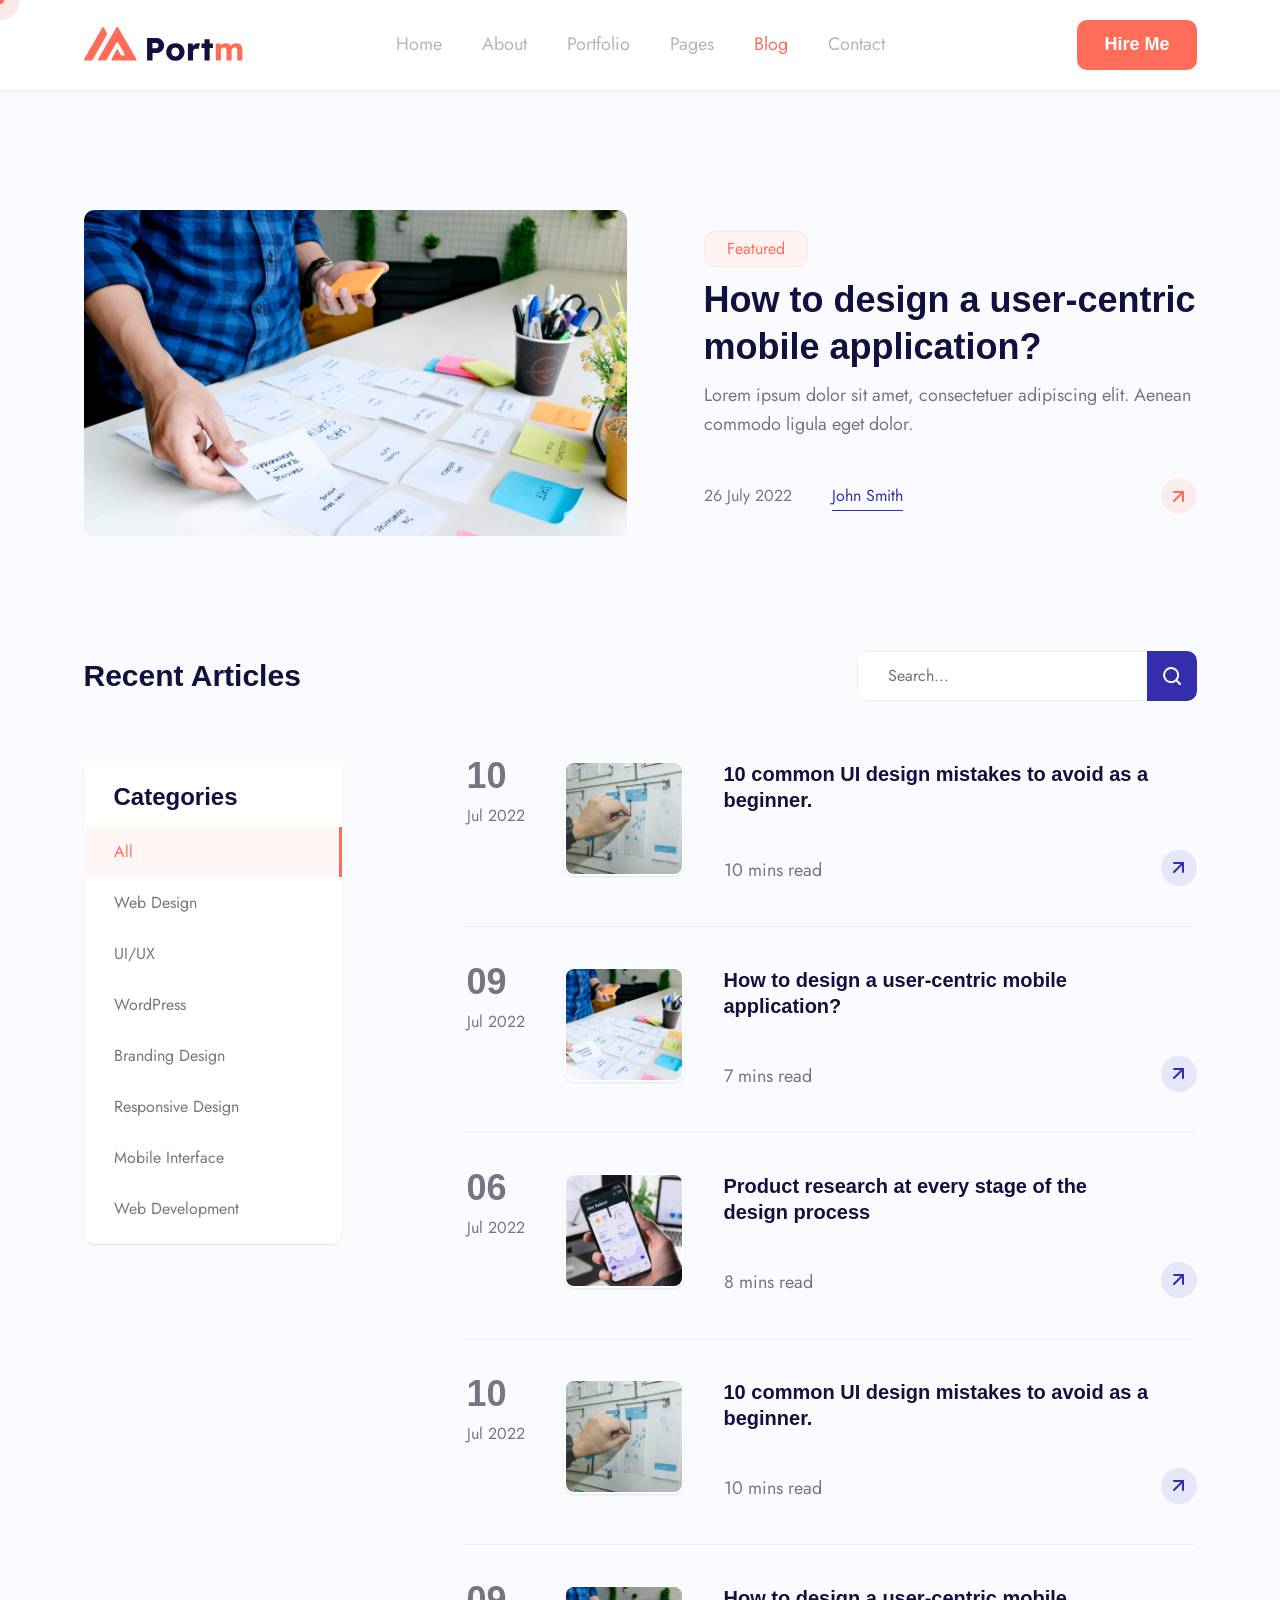
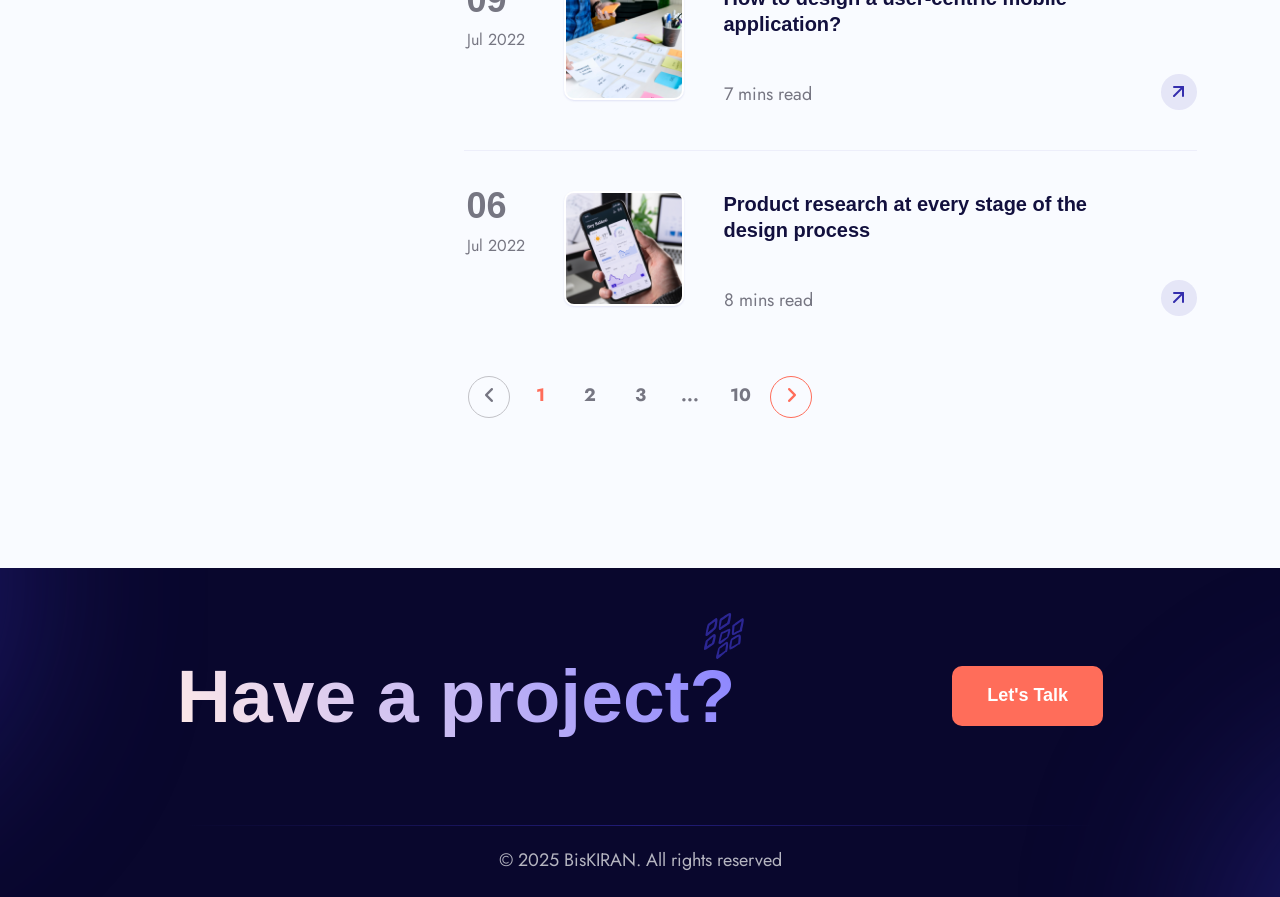
<file: blog.html>
<!DOCTYPE html>
<html class="no-js" lang="en">


<!-- Mirrored from portm-html.vercel.app/blog.html by HTTrack Website Copier/3.x [XR&CO'2014], Mon, 02 Dec 2024 14:09:57 GMT -->
<!-- Added by HTTrack --><meta http-equiv="content-type" content="text/html;charset=utf-8" /><!-- /Added by HTTrack -->
<head>
  <!-- Meta Tags -->
  <meta charset="utf-8">
  <meta http-equiv="x-ua-compatible" content="ie=edge">
  <meta name="viewport" content="width=device-width, initial-scale=1">
  <meta name="author" content="BisKIRAN">
  <!-- Favicon Icon -->
  <link rel="icon" href="assets/img/favicon.png">
  <!-- Site Title -->
  <title>Portm - Blog List</title>
  <link rel="stylesheet" href="assets/css/plugins/bootstrap.min.css">
  <link rel="stylesheet" href="assets/css/plugins/fontawesome.min.css">
  <link rel="stylesheet" href="assets/css/plugins/odometer-theme-default.css">
  <link rel="stylesheet" href="assets/css/plugins/select2.min.css">
  <link rel="stylesheet" href="assets/css/plugins/animate.css">
  <link rel="stylesheet" href="assets/css/style.css">
</head>

<body>
  <div class="cs_preloader cs_center">
    <div class="cs_preloader_in"></div>
  </div>
  <!-- Start Header Section -->
  <header class="cs_site_header cs_style_1 cs_sticky_header cs_color_1">
    <div class="cs_main_header">
      <div class="container">
        <div class="cs_main_header_in">
          <div class="cs_main_header_left">
            <a class="cs_site_branding" href="index-2.html">
              <img src="assets/img/logo2.svg" alt="Logo">
            </a>
          </div>
          <div class="cs_main_header_center">
            <div class="cs_nav">
              <ul class="cs_nav_list">
                <li class="menu-item-has-children"><a href="index-2.html">Home</a>
                  <ul>
                    <li><a href="index-2.html">Designer Landing</a></li>
                    <li><a href="home-v2.html">Developer Landing</a></li>
                  </ul>
                </li>
                <li class="menu-item-has-children"><a href="about.html">About</a>
                  <ul>
                    <li><a href="about.html">Designer About</a></li>
                    <li><a href="about-v2.html">Developer About</a></li>
                  </ul>
                </li>
                <li class="menu-item-has-children"><a href="portfolio.html">Portfolio</a>
                  <ul>
                    <li><a href="portfolio.html">Portfolio</a></li>
                    <li><a href="portfolio-details.html">Portfolio Details</a></li>
                  </ul>
                </li>
                <li class="menu-item-has-children"><a href="#">Pages</a>
                  <ul>
                    <li><a href="testimonial.html">Testimonial</a></li>
                    <li><a href="faq.html">FAQ</a></li>
                    <li><a href="404.html">Error 404</a></li>
                  </ul>
                </li>
                <li class="active menu-item-has-children"><a href="blog.html">Blog</a>
                  <ul>
                    <li><a href="blog.html">Blog</a></li>
                    <li><a href="blog-details.html">Blog Details</a></li>
                  </ul>
                </li>
                <li> <a href="contact.html">Contact</a></li>
              </ul>
            </div>
          </div>
          <div class="cs_main_header_right">
            <a href="contact.html" class="cs_btn cs_style_1 cs_primary_font"><span>Hire Me</span></a>
          </div>
        </div>
      </div>
    </div>
  </header>
  <!-- End Header Section -->

  <!-- Main content inside start-->
  <main>
    <!-- Start Blog Section -->
    <div class="cs_height_90 cs_height_lg_90"></div>
    <div class="cs_height_120 cs_height_lg_80"></div>
    <section>
      <div class="container">
        <div class="cs_blog cs_style_4">
          <div class="row align-items-center">
            <div class="col-lg-6">
                <a href="blog-details.html" class="cs_image_box cs_style_4 cs_radius_10 overflow-hidden">
                  <img class="w-100" src="assets/img/blog/blog_d1.jpg" alt="blog_details_img">
                </a>
              <div class="cs_height_lg_40"></div>
            </div>
            <div class="col-lg-6">
              <div class="cs_pl_50">
                <span class="cs_blog_meta cs_radius_10 cs_font_16 cs_accent_color">Featured</span>
                <h3 class="cs_blog_title cs_font_36 cs_semi_bold"><a class="cs_accent_color_2_hover" href="blog-details.html">How to design a user-centric mobile application?</a></h3>
                <p class="cs_blog_text">Lorem ipsum dolor sit amet, consectetuer adipiscing elit. Aenean commodo ligula eget dolor.</p>
                <div class="d-flex justify-content-between align-items-center">
                  <div>
                    <span class="cs_font_16">26 July 2022</span>
                    <a href="blog-details.html"
                      class="cs_blog_author_name cs_accent_color_2 cs_accent_color_2_hover cs_text_btn cs_type_2 cs_font_16">John
                      Smith</a>
                  </div>
                  <a href="blog-details.html" class="cs_circle_btn cs_style_1 cs_accent_color cs_center rounded-circle">
                    <svg width="11" height="11" viewBox="0 0 11 11" fill="none" xmlns="http://www.w3.org/2000/svg">
                      <path d="M1 10L10 1" stroke="currentColor" stroke-width="2" stroke-linecap="round"
                        stroke-linejoin="round" />
                      <path d="M1 1H10V10" stroke="currentColor" stroke-width="2" stroke-linecap="round"
                        stroke-linejoin="round" />
                    </svg>
                    <svg width="11" height="11" viewBox="0 0 11 11" fill="none" xmlns="http://www.w3.org/2000/svg">
                      <path d="M1 10L10 1" stroke="currentColor" stroke-width="2" stroke-linecap="round"
                        stroke-linejoin="round" />
                      <path d="M1 1H10V10" stroke="currentColor" stroke-width="2" stroke-linecap="round"
                        stroke-linejoin="round" />
                    </svg>
                  </a>
                </div>
              </div>
            </div>
          </div>
        </div>
      </div>
    </section>
    <!-- End Blog Section -->

    <!-- Start Blog Section -->
    <section>
      <div class="cs_height_115 cs_height_lg_70"></div>
      <div class="container">
        <div class="cs_title_search_wrap">
          <h3 class="cs_title">Recent Articles</h3>
          <form class="cs_search_form cs_style_1 position-relative overflow-hidden cs_radius_10 cs_white_bg">
            <input class="form-control h-100 w-100 cs_white_bg" type="search" name="search-blog" id="search-blog" placeholder="Search..." required>
            <button type="submit" class="cs_center position-absolute h-100 top-0 end-0">
              <img src="assets/img/icon/search_icon.svg" alt="search">
            </button>
          </form>
        </div>
        <div class="cs_height_60 cs_height_lg_30"></div>
        <div class="row">
          <div class="col-lg-3">
            <div class="cs_category cs_style_1 cs_white_bg cs_radius_10 overflow-hidden">
              <h4 class="cs_category_title">Categories</h4>
              <ul class="cs_mp_0">
                <li class="active"><a href="#">All</a></li>
                <li><a href="#">Web Design</a></li>
                <li><a href="#">UI/UX</a></li>
                <li><a href="#">WordPress</a></li>
                <li><a href="#">Branding Design</a></li>
                <li><a href="#">Responsive Design</a></li>
                <li><a href="#">Mobile Interface</a></li>
                <li><a href="#">Web Development</a></li>
              </ul>
            </div>
          </div>
          <div class="col-lg-8 offset-lg-1">
            <div class="cs_height_lg_40"></div>
            <div class="cs_blog_wrap">
              <div class="cs_blog cs_style_1 cs_transition_4">
                <div class="flex-none">
                  <a href="blog-details.html" class="cs_blog_thumbnail cs_zoom">
                    <img class="cs_zoom_in" src="assets/img/blog/blog_1.jpg" alt="">
                  </a>
                </div>
                <div class="cs_blog_info">
                  <div class="cs_blog_date text-nowrap cs_secondary_color">
                    <div class="cs_font_36 cs_semi_bold cs_primary_font">10</div>
                    <span class="cs_font_16 d-inline-block">Jul 2022</span>
                  </div>
                  <h2 class="cs_blog_title cs_font_20 cs_semi_bold"><a class="cs_accent_color_2_hover"
                      href="blog-details.html">10
                      common UI design mistakes to avoid as a beginner.</a></h2>
                  <span class="cs_secondary_color">10 mins read</span>
                  <a href="blog-details.html"
                    class="cs_circle_btn cs_style_1 cs_type_1 cs_accent_color_2 cs_center rounded-circle">
                    <svg width="11" height="11" viewBox="0 0 11 11" fill="none" xmlns="http://www.w3.org/2000/svg">
                      <path d="M1 10L10 1" stroke="currentColor" stroke-width="2" stroke-linecap="round"
                        stroke-linejoin="round" />
                      <path d="M1 1H10V10" stroke="currentColor" stroke-width="2" stroke-linecap="round"
                        stroke-linejoin="round" />
                    </svg>
                    <svg width="11" height="11" viewBox="0 0 11 11" fill="none" xmlns="http://www.w3.org/2000/svg">
                      <path d="M1 10L10 1" stroke="currentColor" stroke-width="2" stroke-linecap="round"
                        stroke-linejoin="round" />
                      <path d="M1 1H10V10" stroke="currentColor" stroke-width="2" stroke-linecap="round"
                        stroke-linejoin="round" />
                    </svg>
                  </a>
                </div>
              </div>
              <div class="cs_blog cs_style_1 cs_transition_4">
                <div class="flex-none">
                  <a href="blog-details.html" class="cs_blog_thumbnail cs_zoom">
                    <img class="cs_zoom_in" src="assets/img/blog/blog_2.jpg" alt="">
                  </a>
                </div>
                <div class="cs_blog_info">
                  <div class="cs_blog_date text-nowrap cs_secondary_color">
                    <div class="cs_font_36 cs_semi_bold cs_primary_font">09</div>
                    <span class="cs_font_16 d-inline-block">Jul 2022</span>
                  </div>
                  <h2 class="cs_blog_title cs_font_20 cs_semi_bold"><a class="cs_accent_color_2_hover"
                      href="blog-details.html">How to
                      design a user-centric mobile application?</a></h2>
                  <span class="cs_secondary_color">7 mins read</span>
                  <a href="blog-details.html"
                    class="cs_circle_btn cs_style_1 cs_type_1 cs_accent_color_2 cs_center rounded-circle">
                    <svg width="11" height="11" viewBox="0 0 11 11" fill="none" xmlns="http://www.w3.org/2000/svg">
                      <path d="M1 10L10 1" stroke="currentColor" stroke-width="2" stroke-linecap="round"
                        stroke-linejoin="round" />
                      <path d="M1 1H10V10" stroke="currentColor" stroke-width="2" stroke-linecap="round"
                        stroke-linejoin="round" />
                    </svg>
                    <svg width="11" height="11" viewBox="0 0 11 11" fill="none" xmlns="http://www.w3.org/2000/svg">
                      <path d="M1 10L10 1" stroke="currentColor" stroke-width="2" stroke-linecap="round"
                        stroke-linejoin="round" />
                      <path d="M1 1H10V10" stroke="currentColor" stroke-width="2" stroke-linecap="round"
                        stroke-linejoin="round" />
                    </svg>
                  </a>
                </div>
              </div>
              <div class="cs_blog cs_style_1 cs_transition_4">
                <div class="flex-none">
                  <a href="blog-details.html" class="cs_blog_thumbnail cs_zoom">
                    <img class="cs_zoom_in" src="assets/img/blog/blog_3.jpg" alt="">
                  </a>
                </div>
                <div class="cs_blog_info">
                  <div class="cs_blog_date text-nowrap cs_secondary_color">
                    <div class="cs_font_36 cs_semi_bold cs_primary_font">06</div>
                    <span class="cs_font_16 d-inline-block">Jul 2022</span>
                  </div>
                  <h2 class="cs_blog_title cs_font_20 cs_semi_bold"><a class="cs_accent_color_2_hover"
                      href="blog-details.html">Product
                      research at every stage of the design process</a></h2>
                  <span class="cs_secondary_color">8 mins read</span>
                  <a href="blog-details.html"
                    class="cs_circle_btn cs_style_1 cs_type_1 cs_accent_color_2 cs_center rounded-circle">
                    <svg width="11" height="11" viewBox="0 0 11 11" fill="none" xmlns="http://www.w3.org/2000/svg">
                      <path d="M1 10L10 1" stroke="currentColor" stroke-width="2" stroke-linecap="round"
                        stroke-linejoin="round" />
                      <path d="M1 1H10V10" stroke="currentColor" stroke-width="2" stroke-linecap="round"
                        stroke-linejoin="round" />
                    </svg>
                    <svg width="11" height="11" viewBox="0 0 11 11" fill="none" xmlns="http://www.w3.org/2000/svg">
                      <path d="M1 10L10 1" stroke="currentColor" stroke-width="2" stroke-linecap="round"
                        stroke-linejoin="round" />
                      <path d="M1 1H10V10" stroke="currentColor" stroke-width="2" stroke-linecap="round"
                        stroke-linejoin="round" />
                    </svg>
                  </a>
                </div>
              </div>
              <div class="cs_blog cs_style_1 cs_transition_4">
                <div class="flex-none">
                  <a href="blog-details.html" class="cs_blog_thumbnail cs_zoom">
                    <img class="cs_zoom_in" src="assets/img/blog/blog_1.jpg" alt="">
                  </a>
                </div>
                <div class="cs_blog_info">
                  <div class="cs_blog_date text-nowrap cs_secondary_color">
                    <div class="cs_font_36 cs_semi_bold cs_primary_font">10</div>
                    <span class="cs_font_16 d-inline-block">Jul 2022</span>
                  </div>
                  <h2 class="cs_blog_title cs_font_20 cs_semi_bold"><a class="cs_accent_color_2_hover"
                      href="blog-details.html">10
                      common UI design mistakes to avoid as a beginner.</a></h2>
                  <span class="cs_secondary_color">10 mins read</span>
                  <a href="blog-details.html"
                    class="cs_circle_btn cs_style_1 cs_type_1 cs_accent_color_2 cs_center rounded-circle">
                    <svg width="11" height="11" viewBox="0 0 11 11" fill="none" xmlns="http://www.w3.org/2000/svg">
                      <path d="M1 10L10 1" stroke="currentColor" stroke-width="2" stroke-linecap="round"
                        stroke-linejoin="round" />
                      <path d="M1 1H10V10" stroke="currentColor" stroke-width="2" stroke-linecap="round"
                        stroke-linejoin="round" />
                    </svg>
                    <svg width="11" height="11" viewBox="0 0 11 11" fill="none" xmlns="http://www.w3.org/2000/svg">
                      <path d="M1 10L10 1" stroke="currentColor" stroke-width="2" stroke-linecap="round"
                        stroke-linejoin="round" />
                      <path d="M1 1H10V10" stroke="currentColor" stroke-width="2" stroke-linecap="round"
                        stroke-linejoin="round" />
                    </svg>
                  </a>
                </div>
              </div>
              <div class="cs_blog cs_style_1 cs_transition_4">
                <div class="flex-none">
                  <a href="blog-details.html" class="cs_blog_thumbnail cs_zoom">
                    <img class="cs_zoom_in" src="assets/img/blog/blog_2.jpg" alt="">
                  </a>
                </div>
                <div class="cs_blog_info">
                  <div class="cs_blog_date text-nowrap cs_secondary_color">
                    <div class="cs_font_36 cs_semi_bold cs_primary_font">09</div>
                    <span class="cs_font_16 d-inline-block">Jul 2022</span>
                  </div>
                  <h2 class="cs_blog_title cs_font_20 cs_semi_bold"><a class="cs_accent_color_2_hover"
                      href="blog-details.html">How to
                      design a user-centric mobile application?</a></h2>
                  <span class="cs_secondary_color">7 mins read</span>
                  <a href="blog-details.html"
                    class="cs_circle_btn cs_style_1 cs_type_1 cs_accent_color_2 cs_center rounded-circle">
                    <svg width="11" height="11" viewBox="0 0 11 11" fill="none" xmlns="http://www.w3.org/2000/svg">
                      <path d="M1 10L10 1" stroke="currentColor" stroke-width="2" stroke-linecap="round"
                        stroke-linejoin="round" />
                      <path d="M1 1H10V10" stroke="currentColor" stroke-width="2" stroke-linecap="round"
                        stroke-linejoin="round" />
                    </svg>
                    <svg width="11" height="11" viewBox="0 0 11 11" fill="none" xmlns="http://www.w3.org/2000/svg">
                      <path d="M1 10L10 1" stroke="currentColor" stroke-width="2" stroke-linecap="round"
                        stroke-linejoin="round" />
                      <path d="M1 1H10V10" stroke="currentColor" stroke-width="2" stroke-linecap="round"
                        stroke-linejoin="round" />
                    </svg>
                  </a>
                </div>
              </div>
              <div class="cs_blog cs_style_1 cs_transition_4">
                <div class="flex-none">
                  <a href="blog-details.html" class="cs_blog_thumbnail cs_zoom">
                    <img class="cs_zoom_in" src="assets/img/blog/blog_3.jpg" alt="">
                  </a>
                </div>
                <div class="cs_blog_info">
                  <div class="cs_blog_date text-nowrap cs_secondary_color">
                    <div class="cs_font_36 cs_semi_bold cs_primary_font">06</div>
                    <span class="cs_font_16 d-inline-block">Jul 2022</span>
                  </div>
                  <h2 class="cs_blog_title cs_font_20 cs_semi_bold"><a class="cs_accent_color_2_hover"
                      href="blog-details.html">Product
                      research at every stage of the design process</a></h2>
                  <span class="cs_secondary_color">8 mins read</span>
                  <a href="blog-details.html"
                    class="cs_circle_btn cs_style_1 cs_type_1 cs_accent_color_2 cs_center rounded-circle">
                    <svg width="11" height="11" viewBox="0 0 11 11" fill="none" xmlns="http://www.w3.org/2000/svg">
                      <path d="M1 10L10 1" stroke="currentColor" stroke-width="2" stroke-linecap="round"
                        stroke-linejoin="round" />
                      <path d="M1 1H10V10" stroke="currentColor" stroke-width="2" stroke-linecap="round"
                        stroke-linejoin="round" />
                    </svg>
                    <svg width="11" height="11" viewBox="0 0 11 11" fill="none" xmlns="http://www.w3.org/2000/svg">
                      <path d="M1 10L10 1" stroke="currentColor" stroke-width="2" stroke-linecap="round"
                        stroke-linejoin="round" />
                      <path d="M1 1H10V10" stroke="currentColor" stroke-width="2" stroke-linecap="round"
                        stroke-linejoin="round" />
                    </svg>
                  </a>
                </div>
              </div>
            </div>
          </div>
        </div>
        <div class="cs_height_60 cs_height_lg_40"></div>
        <div class="cs_pagenation cs_style_1 cs_center">
          <ul class="cs_mp_0">
            <li class="prev"><a href="#"><span><i class="fa-solid fa-angle-left"></i></span></a></li>
            <li class="active"><a href="#"><span>1</span></a></li>
            <li><a href="#"><span>2</span></a></li>
            <li><a href="#"><span>3</span></a></li>
            <li><a href="#"><span>...</span></a></li>
            <li><a href="#"><span>10</span></a></li>
            <li class="next"><a href="#"><span><i class="fa-solid fa-angle-right"></i></span></a></li>
          </ul>
        </div>
      </div>
      <div class="cs_height_150 cs_height_lg_80"></div>
    </section>
    <!-- End Blog Section -->

  </main>
  <!-- Main content inside end-->

  <!-- Start Footer -->
  <footer class="cs_footer cs_style_1 cs_filled_bg position-relative" data-src="assets/img/bg/footer_bg.svg">
    <div class="position-absolute cs_footer_shape_1">
      <img src="assets/img/footer_shape.svg" alt="">
    </div>
    <div class="container">
      <div class="cs_footer_cta">
        <h2 class="cs_font_92 cs_gradient_text_2 cs_semi_bold">Have a project?</h2>
        <a href="contact.html" class="cs_btn cs_style_1 cs_primary_font"><span>Let's Talk</span></a>
      </div>
      <div class="cs_copyright">© 2025 <a href="#">BisKIRAN</a>. All rights reserved</div>
    </div>
  </footer>
  <!-- End Footer -->

  <!-- Script -->
  <script src="assets/js/plugins/jquery-3.6.0.min.js"></script>
  <script src="assets/js/plugins/gsap.min.js"></script>
  <script src="assets/js/plugins/isotope.pkg.min.js"></script>
  <script src="assets/js/plugins/odometer.min.js"></script>
  <script src="assets/js/plugins/wow.min.js"></script>
  <script src="assets/js/main.js"></script>
</body>

<!-- Mirrored from portm-html.vercel.app/blog.html by HTTrack Website Copier/3.x [XR&CO'2014], Mon, 02 Dec 2024 14:09:58 GMT -->
</html>
</file>
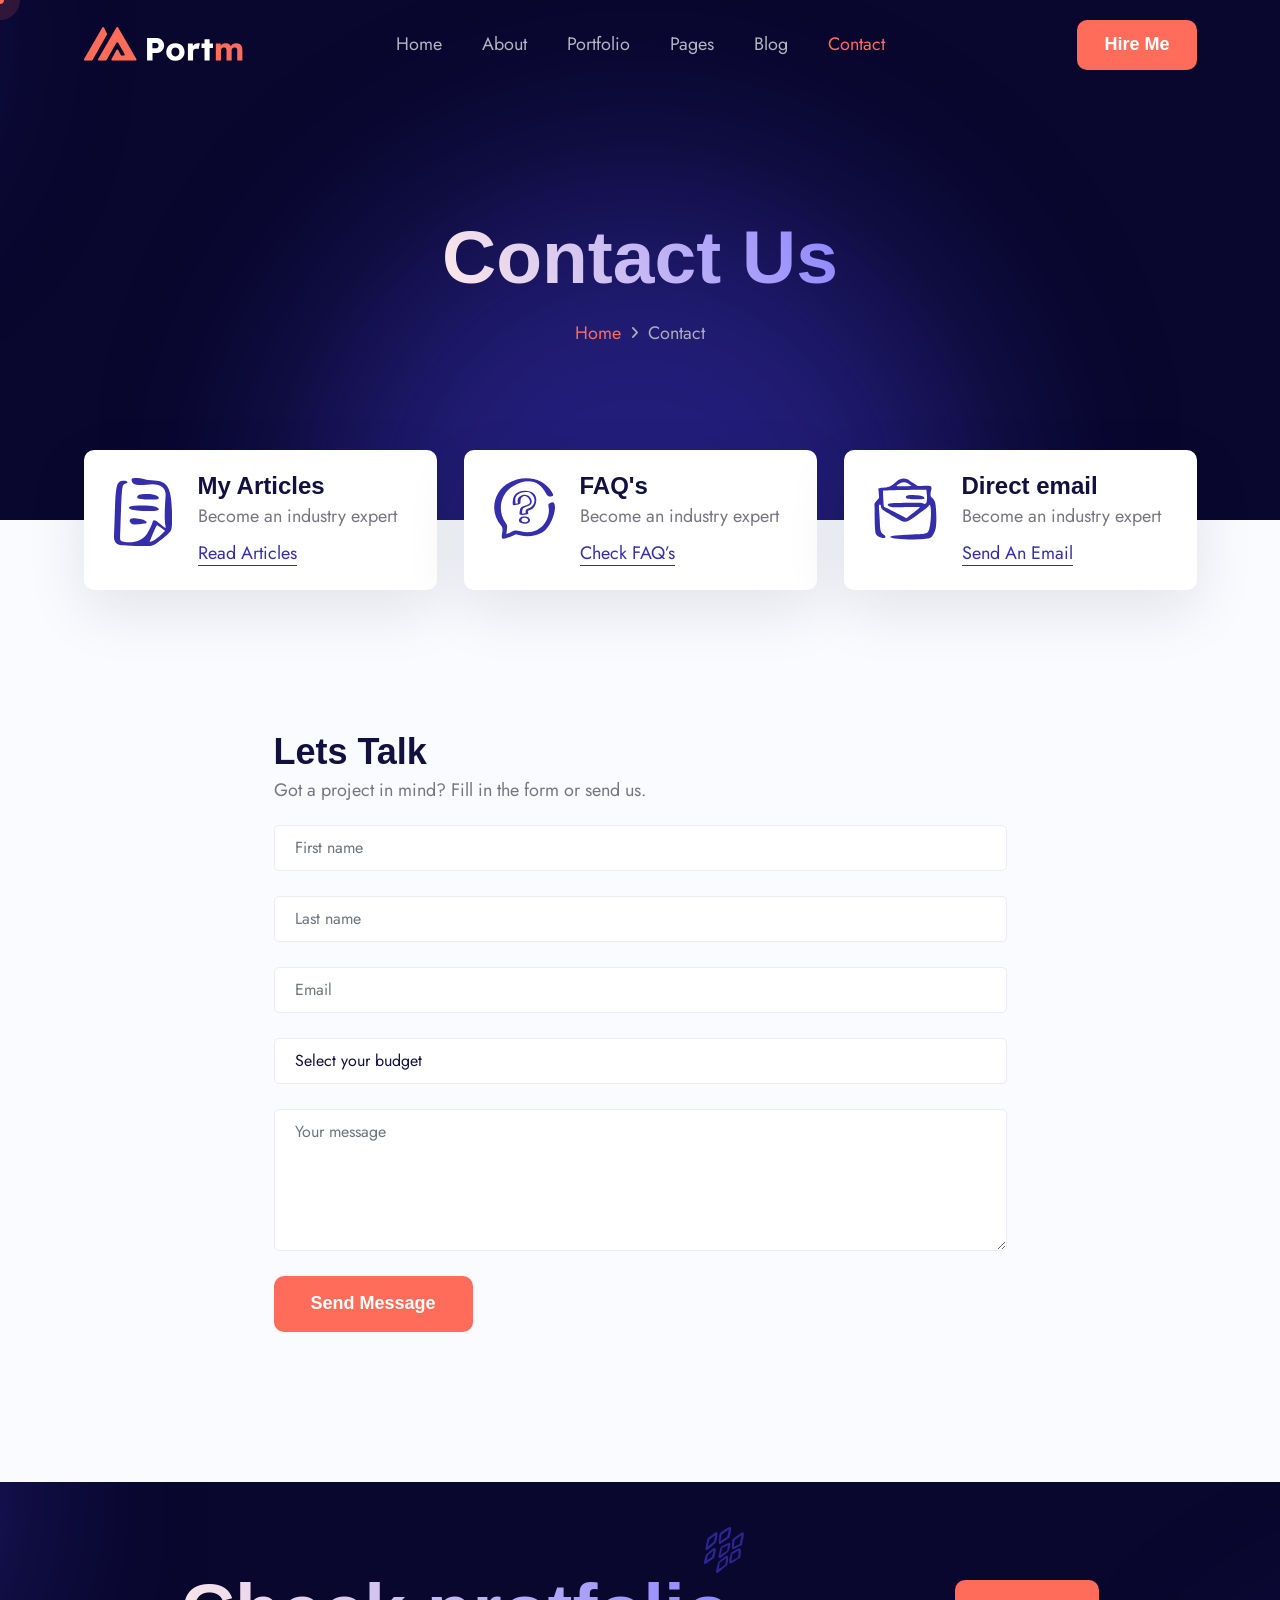
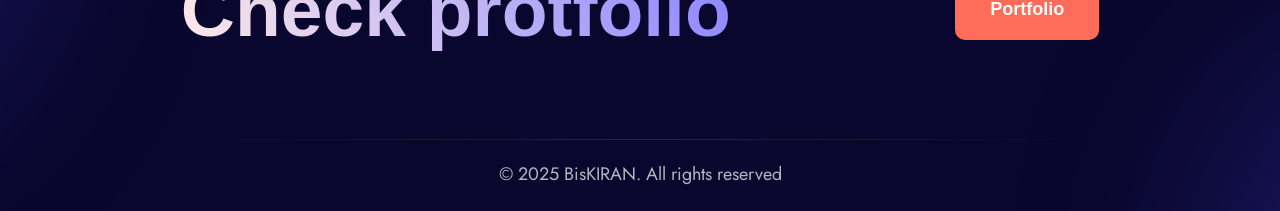
<file: contact.html>
<!DOCTYPE html>
<html class="no-js" lang="en">


<!-- Mirrored from portm-html.vercel.app/contact.html by HTTrack Website Copier/3.x [XR&CO'2014], Mon, 02 Dec 2024 14:09:59 GMT -->
<!-- Added by HTTrack --><meta http-equiv="content-type" content="text/html;charset=utf-8" /><!-- /Added by HTTrack -->
<head>
  <!-- Meta Tags -->
  <meta charset="utf-8">
  <meta http-equiv="x-ua-compatible" content="ie=edge">
  <meta name="viewport" content="width=device-width, initial-scale=1">
  <meta name="author" content="BisKIRAN">
  <!-- Favicon Icon -->
  <link rel="icon" href="assets/img/favicon.png">
  <!-- Site Title -->
  <title>Portm - Contact</title>
  <link rel="stylesheet" href="assets/css/plugins/bootstrap.min.css">
  <link rel="stylesheet" href="assets/css/plugins/fontawesome.min.css">
  <link rel="stylesheet" href="assets/css/plugins/odometer-theme-default.css">
  <link rel="stylesheet" href="assets/css/plugins/select2.min.css">
  <link rel="stylesheet" href="assets/css/plugins/animate.css">
  <link rel="stylesheet" href="assets/css/style.css">
</head>

<body>
  <div class="cs_preloader cs_center">
    <div class="cs_preloader_in"></div>
  </div>
  <!-- Start Header Section -->
  <header class="cs_site_header cs_style_1 cs_sticky_header">
    <div class="cs_main_header">
      <div class="container">
        <div class="cs_main_header_in">
          <div class="cs_main_header_left">
            <a class="cs_site_branding" href="index-2.html">
              <img src="assets/img/logo.svg" alt="Logo">
            </a>
          </div>
          <div class="cs_main_header_center">
            <div class="cs_nav">
              <ul class="cs_nav_list">
                <li class="menu-item-has-children"><a href="index-2.html">Home</a>
                  <ul>
                    <li><a href="index-2.html">Designer Landing</a></li>
                    <li><a href="home-v2.html">Developer Landing</a></li>
                  </ul>
                </li>
                <li class="menu-item-has-children"><a href="about.html">About</a>
                  <ul>
                    <li><a href="about.html">Designer About</a></li>
                    <li><a href="about-v2.html">Developer About</a></li>
                  </ul>
                </li>
                <li class="menu-item-has-children"><a href="portfolio.html">Portfolio</a>
                  <ul>
                    <li><a href="portfolio.html">Portfolio</a></li>
                    <li><a href="portfolio-details.html">Portfolio Details</a></li>
                  </ul>
                </li>
                <li class="menu-item-has-children"><a href="#">Pages</a>
                  <ul>
                    <li><a href="testimonial.html">Testimonial</a></li>
                    <li><a href="faq.html">FAQ</a></li>
                    <li><a href="404.html">Error 404</a></li>
                  </ul>
                </li>
                <li class="menu-item-has-children"><a href="blog.html">Blog</a>
                  <ul>
                    <li><a href="blog.html">Blog</a></li>
                    <li><a href="blog-details.html">Blog Details</a></li>
                  </ul>
                </li>
                <li class="active"> <a href="contact.html">Contact</a></li>
              </ul>
            </div>
          </div>
          <div class="cs_main_header_right">
            <a href="contact.html" class="cs_btn cs_style_1 cs_primary_font"><span>Hire Me</span></a>
          </div>
        </div>
      </div>
    </div>
  </header>
  <!-- End Header Section -->

  <!-- Main content inside start-->
  <main>
    <!-- Start Hero Section -->
    <section class="cs_hero cs_style_3 cs_type_1 cs_filled_bg cs_center text-center"
      data-src="assets/img/bg/hero_bg_5.svg">
      <div class="container">
        <div class="cs_height_45 cs_height_lg_45"></div>
        <h1 class="cs_hero_title cs_font_92 cs_extra_bold wow fadeInUp" data-wow-duration="0.8s" data-wow-delay="0.2s"><span class="cs_gradient_text_2">Contact Us</span></h1>
        <ol class="breadcrumb">
          <li class="breadcrumb-item"><a href="index-2.html">Home</a></li>
          <li class="breadcrumb-item active">Contact</li>
        </ol>
      </div>
    </section>
    <!-- Start Hero Section -->

    <!--Start Iconbox Section-->
    <section>
      <div class="container">
        <div class="cs_iconbox_wrap">
          <div class="row justify-content-md-center cs_gap_40">
            <div class="col-xl-4 col-md-6">
              <div class="cs_iconbox cs_style_4 cs_radius_10 d-flex cs_gap_30">
                <div class="cs_iconbox_icon">
                  <svg width="59" height="68" viewBox="0 0 59 68" fill="none" xmlns="http://www.w3.org/2000/svg">
                    <path fill-rule="evenodd" clip-rule="evenodd"
                      d="M18.1428 0.551464C17.0099 1.55805 17.8124 4.41003 19.6061 5.80806C21.1165 6.98241 27.5831 7.37386 32.3032 6.64688C45.2365 4.57779 52.3167 8.7719 51.6087 17.9989C50.6174 31.5319 50.4286 41.0944 51.1367 45.6799C51.9391 50.9925 51.8448 50.601 50.3344 49.2589C48.8711 47.9727 45.5197 45.3444 43.6316 43.9464C42.074 42.8279 39.3834 41.2062 38.8642 43.2753C38.0146 46.6865 35.4657 51.9431 33.2 55.5221C28.0551 63.6306 18.1428 65.4761 9.64645 63.7425C6.05913 63.0155 5.96473 61.5616 6.10633 58.3741C6.57835 46.9661 7.23908 16.545 8.37192 10.114C8.93834 6.87057 9.59921 6.31136 11.7233 5.58438C15.4522 4.35411 12.9034 2.22911 8.51366 2.84424C5.44555 3.29161 3.69909 4.63371 2.61345 9.38702C0.961396 16.8245 1.1502 30.3575 0.0173632 58.0385C-0.265847 64.5254 2.94387 66.7623 7.56963 67.3215C10.3073 67.657 14.461 67.7688 21.4469 67.8807C30.132 67.9925 34.4744 68.1603 37.4009 67.657C40.7051 67.0978 42.1685 65.6997 46.0862 62.6241C58.4531 52.7819 57.9809 53.6767 58.0282 40.7029C58.1226 10.9528 54.6297 3.34753 40.3748 2.56463C36.221 2.34095 32.2089 1.78173 30.6984 1.27843C26.7335 -0.00775508 19.2756 -0.455118 18.1428 0.551464ZM26.5446 16.4331C23.0988 16.7686 21.919 19.7884 24.8455 20.739C27.2528 21.5219 39.3363 21.6897 43.3484 21.1864C45.8029 20.8509 44.8116 18.7818 42.8291 17.7752C39.9026 16.2653 33.908 15.7061 26.5446 16.4331ZM20.5973 27.841C12.4786 28.2884 14.6027 30.9167 18.19 31.7555C25.4591 33.4332 44.7644 33.6569 44.7644 31.42C44.7644 28.3443 35.5131 27.0022 20.5973 27.841ZM20.6444 46.5747C23.9957 46.4628 30.6985 45.7918 31.9257 45.3444C34.0498 44.5615 31.1233 41.8773 27.4416 41.2621C22.4854 40.4233 20.4083 40.1996 19.2283 40.3115C12.9977 40.7029 15.7354 46.7424 20.6444 46.5747ZM51.0894 52.8379C50.523 53.3411 45.0948 59.828 38.581 63.0714C36.1265 64.3017 34.852 64.1339 36.4569 61.6734C37.7313 58.9333 42.1212 47.3576 43.2069 47.3576C43.8205 47.4135 51.0894 52.8379 51.0894 52.8379Z"
                      fill="#342EAD" />
                  </svg>
                </div>
                <div class="cs_iconbox_info">
                  <h4 class="cs_iconbox_title cs_font_24 cs_semi_bold">My Articles</h4>
                  <p class="cs_iconbox_text">Become an industry expert</p>
                  <a class="cs_accent_color_2 cs_accent_color_hover cs_text_btn" href="blog-details.html">Read Articles</a>
                </div>
              </div>
            </div>
            <div class="col-xl-4 col-md-6">
              <div class="cs_iconbox cs_style_4 cs_radius_10 d-flex cs_gap_30">
                <div class="cs_iconbox_icon">
                  <svg width="61" height="61" viewBox="0 0 61 61" fill="none" xmlns="http://www.w3.org/2000/svg">
                    <path
                      d="M56.2167 24.8988C54.171 25.9977 54.0527 26.2824 54.643 29.4965C56.6103 40.36 46.9707 58.2626 26.5115 53.2987C21.3968 52.0782 20.3736 52.1594 16.3212 54.438C12.1506 56.7571 12.1901 56.7571 12.7409 52.7698C13.4098 47.684 13.331 47.0736 11.5998 44.673C3.18004 33.1586 6.24901 16.4767 18.1705 8.78679C33.8297 -1.34435 46.1443 3.41606 51.7314 15.0526C53.3051 18.3483 54.4068 18.8772 57.9872 18.1449C59.6004 17.8194 59.6004 16.8835 57.9872 14.1575C45.6726 -6.59303 14.6687 -2.36155 4.36042 14.6458C-1.54127 24.3699 -1.69858 37.4306 7.19331 47.7652C8.72777 49.5554 8.88511 51.4678 7.94083 56.5128C6.99656 61.599 8.96384 62.0059 17.0295 58.4253L22.0655 56.1874L25.8033 57.2455C33.3573 59.4019 41.2263 58.3845 48.6624 54.2346C51.7708 52.5256 57.3185 46.0562 59.9939 36.0066C62.2364 27.4217 60.6233 22.5798 56.2167 24.8988Z"
                      fill="#342EAD" />
                    <path fill-rule="evenodd" clip-rule="evenodd"
                      d="M28.2938 13.0812C23.6356 13.7394 19.2305 16.7774 18.8086 22.9546C18.5048 27.5621 18.5386 27.5958 22.9605 26.7013C26.6904 25.9418 26.4878 26.1444 26.4878 23.309C26.4878 20.8955 27.1629 19.5284 29.0026 18.5833C33.087 16.5073 36.0238 21.9756 36.0238 23.6972C36.0238 25.5875 34.6734 26.5832 30.4203 27.8152C26.9436 28.8279 25.8297 30.2625 25.6946 33.8574C25.6608 34.9208 25.5428 35.7646 25.4246 35.8996C24.9014 36.5409 26.7242 37.1318 28.6651 36.9629C34.4879 36.4397 34.4035 36.4904 34.0827 34.2962C33.8803 32.9292 34.0152 32.7266 35.3992 32.3046C38.741 31.292 40.6481 29.368 41.6608 25.9925C44.3105 17.2837 38.4878 11.6635 28.2938 13.0812ZM33.7453 14.0939C37.5427 14.6508 41.087 19.5622 40.4287 23.3934C39.8211 26.9377 37.897 29.1149 34.0659 30.5494C32.2093 31.2414 31.6186 32.119 31.6018 34.1781V35.3258C29.5428 35.5283 29.4077 35.5283 28.0574 35.7309C28.2938 30.752 27.9562 30.2456 34.1166 28.0853C37.9816 26.7351 38.8254 23.5115 36.3106 19.7647C32.2769 13.7563 21.8972 17.7394 23.8719 24.5411C23.9563 24.8617 24.0069 25.1487 23.9731 25.1824C23.9225 25.233 21.7284 25.7224 21.5596 25.7224C21.5427 25.7224 21.4246 23.6465 21.3233 22.9377C20.4288 16.8449 26.893 13.115 33.7453 14.0939ZM27.3318 38.887C24.2938 40.271 24.1756 43.9839 27.1292 45.0472C33.0195 47.1738 38.3529 43.6802 35.0279 39.8827C34.0491 38.7351 29.0533 38.0937 27.3318 38.887ZM31.6525 39.8997C33.0026 40.1021 34.1841 41.1823 34.1841 42.1949C34.1841 44.0683 29.5934 44.9967 27.9394 43.4608C27.1292 42.7013 26.8593 39.1739 31.6525 39.8997Z"
                      fill="#342EAD" />
                  </svg>
                </div>
                <div class="cs_iconbox_info">
                  <h4 class="cs_iconbox_title cs_font_24 cs_semi_bold">FAQ's</h4>
                  <p class="cs_iconbox_text">Become an industry expert</p>
                  <a class="cs_accent_color_2 cs_accent_color_hover cs_text_btn" href="faq.html">Check FAQ’s</a>
                </div>
              </div>
            </div>
            <div class="col-xl-4 col-md-6">
              <div class="cs_iconbox cs_style_4 cs_radius_10 d-flex cs_gap_30">
                <div class="cs_iconbox_icon">
                  <svg width="63" height="62" viewBox="0 0 63 62" fill="none" xmlns="http://www.w3.org/2000/svg">
                    <path fill-rule="evenodd" clip-rule="evenodd"
                      d="M21.8927 3.88777C16.7883 8.35151 15.6041 8.94106 10.5814 9.4885C4.04783 10.2044 4.17029 10.1623 4.4153 11.5098C4.66031 12.9416 5.02794 18.3739 5.15045 19.8056C0.250279 25.5748 0.127695 25.3222 0.576877 28.5647C0.740216 29.8701 0.413578 41.998 1.23027 53.2416C1.43445 56.063 2.33277 57.3685 4.86452 58.716C9.76469 61.2427 13.8073 59.7688 9.92799 56.8631C6.45704 54.2523 6.13048 53.1153 5.76297 42.756C5.64046 39.3872 5.35458 34.7971 5.10957 32.5231C4.12954 23.5114 7.11051 27.2593 6.98801 28.0173C6.743 30.0386 7.72299 31.6388 12.0515 33.9549C14.6649 35.3445 24.4243 41.7875 28.3036 43.135C34.0613 45.1984 36.4298 41.4927 49.9869 31.9335C52.4778 30.207 54.1112 28.6489 55.0504 27.1329C57.4188 23.385 57.6639 42.377 55.3363 50.4623C53.7846 55.8525 53.3354 56.0209 38.4307 56.3999C23.1586 56.7789 15.8899 57.7896 16.2574 58.9266C17.1557 61.7059 51.0078 62.3375 56.3571 59.7267C58.7256 58.5476 61.2981 52.5678 61.7881 49.6622C62.5231 45.3669 62.5641 38.7555 61.9107 29.9543C61.4615 23.6377 60.8488 22.2481 57.4596 19.1319C56.2754 18.037 56.1937 15.9735 57.2554 11.8467C57.6637 10.2465 58.1947 7.67774 54.4787 7.67774C50.7627 7.67774 44.8008 7.93039 43.7799 7.93039C42.3099 7.00395 36.2257 3.42454 35.164 2.32966C34.2248 1.57167 28.5079 -1.88141 21.8927 3.88777ZM35.164 6.24596C36.5523 7.1724 37.6956 7.97251 37.6956 8.09885C37.6956 8.18307 34.1838 8.26727 29.8961 8.26727C21.5658 8.26727 21.4026 8.18306 24.3019 6.33019C28.467 3.59298 31.1213 3.59298 35.164 6.24596ZM52.6003 24.101C52.2736 25.7854 50.5177 26.5434 49.3335 25.5748C48.476 24.9011 47.6594 24.7326 44.3518 24.7326C43.3309 24.7326 25.7719 24.6484 17.6866 25.2379C10.5813 25.7433 14.379 28.6489 18.1358 29.1542C21.2801 29.5754 46.5976 28.5647 46.1076 29.3648C45.8626 29.7859 37.8589 35.8498 32.5913 40.2715C31.4887 39.6819 10.9489 28.9016 10.173 28.9016C9.47885 28.9016 8.98891 12.5626 9.02974 12.5205C9.15225 12.352 32.8771 11.6783 52.3552 11.6783C53.0086 17.9107 53.3761 20.0583 52.6003 24.101ZM32.673 17.7422C30.1004 20.3952 32.9179 21.4058 42.3507 21.2374C50.8035 21.069 51.457 20.9005 49.8236 18.9634C48.3944 17.1948 34.1431 16.1841 32.673 17.7422Z"
                      fill="#342EAD" />
                  </svg>
                </div>
                <div class="cs_iconbox_info">
                  <h4 class="cs_iconbox_title cs_font_24 cs_semi_bold">Direct email</h4>
                  <p class="cs_iconbox_text">Become an industry expert</p>
                  <a class="cs_accent_color_2 cs_accent_color_hover cs_text_btn" href="contact.html">Send An Email</a>
                </div>
              </div>
            </div>
          </div>
        </div>
      </div>
    </section>
    <!--End Iconbox Section-->

    <!--Start Contact Section-->
    <section class="position-relative">
      <div class="cs_service_shape_1 position-absolute">
        <img src="assets/img/service_shape_1.svg" alt="">
      </div>
      <div class="cs_height_115 cs_height_lg_45"></div>
      <div class="container">
        <div class="row">
          <div class="col-lg-8 offset-lg-2">
            <h4 class="cs_form_title cs_font_36 cs_semi_bold m-0">Lets Talk</h4>
            <p class="cs_form_text">Got a project in mind? Fill in the form or send us.</p>
            <div class="cs_height_5 cs_height_lg_5"></div>
            <form action="https://portm-html.vercel.app/post">
              <input class="form-control" type="text" name="f_name" id="f_name" placeholder="First name" required>
              <div class="cs_height_25 cs_height_lg_25"></div>
              <input class="form-control" type="text" name="l_name" id="l_name" placeholder="Last name" required>
              <div class="cs_height_25 cs_height_lg_25"></div>
              <input class="form-control" type="email" name="email" id="email" placeholder="Email" required>
              <div class="cs_height_25 cs_height_lg_25"></div>
              <select class="form-control cs_select_option" name="budget-range"
                id="budget-range" required>
                <option value="" selected disabled>Select your budget</option>
                <option value="0-100">$0 - $100</option>
                <option value="100-200">$100 - $200</option>
                <option value="200-500">$200 - $500</option>
                <option value="500-1000">$500 - $1000</option>
              </select>
              <div class="cs_height_25 cs_height_lg_25"></div>
              <textarea class="form-control" name="message" placeholder="Your message"  cols="30" rows="5" required></textarea>
              <div class="cs_height_25 cs_height_lg_25"></div>
              <button type="submit" class="cs_btn cs_style_1 cs_primary_font"><span>Send Message</span></button>
            </form>
          </div>
        </div>
      </div>
      <div class="cs_height_150 cs_height_lg_80"></div>
    </section>
    <!--End Contact Section-->
  </main>
  <!-- Main content inside end-->

  <!-- Start Footer -->
  <footer class="cs_footer cs_style_1 cs_filled_bg position-relative" data-src="assets/img/bg/footer_bg.svg">
    <div class="position-absolute cs_footer_shape_1">
      <img src="assets/img/footer_shape.svg" alt="">
    </div>
    <div class="container">
      <div class="cs_footer_cta">
        <h2 class="cs_font_92 cs_gradient_text_2 cs_semi_bold">Check protfolio</h2>
        <a href="portfolio.html" class="cs_btn cs_style_1 cs_primary_font"><span>Portfolio</span></a>
      </div>
      <div class="cs_copyright">© 2025 <a href="#">BisKIRAN</a>. All rights reserved</div>
    </div>
  </footer>
  <!-- End Footer -->

  <!-- Script -->
  <script src="assets/js/plugins/jquery-3.6.0.min.js"></script>
  <script src="assets/js/plugins/gsap.min.js"></script>
  <script src="assets/js/plugins/isotope.pkg.min.js"></script>
  <script src="assets/js/plugins/odometer.min.js"></script>
  <script src="assets/js/plugins/wow.min.js"></script>
  <script src="assets/js/main.js"></script>
</body>

<!-- Mirrored from portm-html.vercel.app/contact.html by HTTrack Website Copier/3.x [XR&CO'2014], Mon, 02 Dec 2024 14:09:59 GMT -->
</html>
</file>
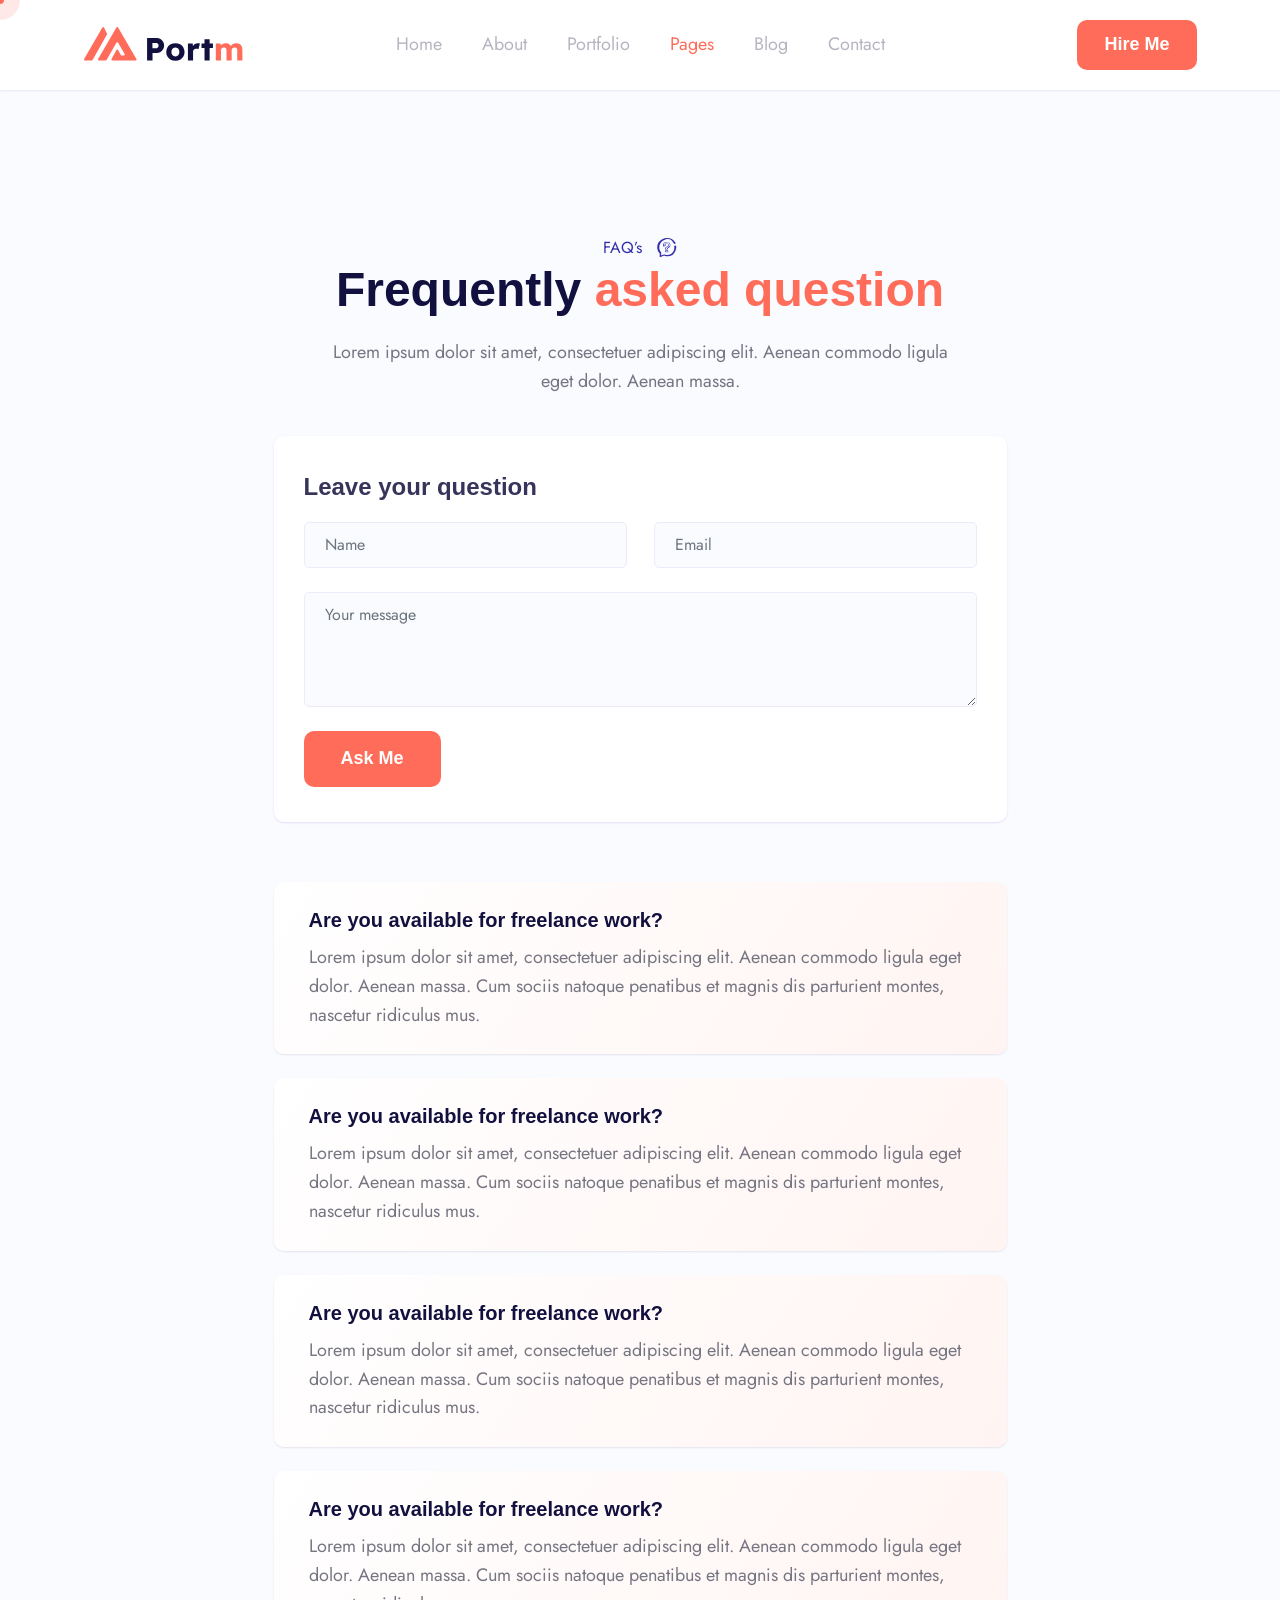
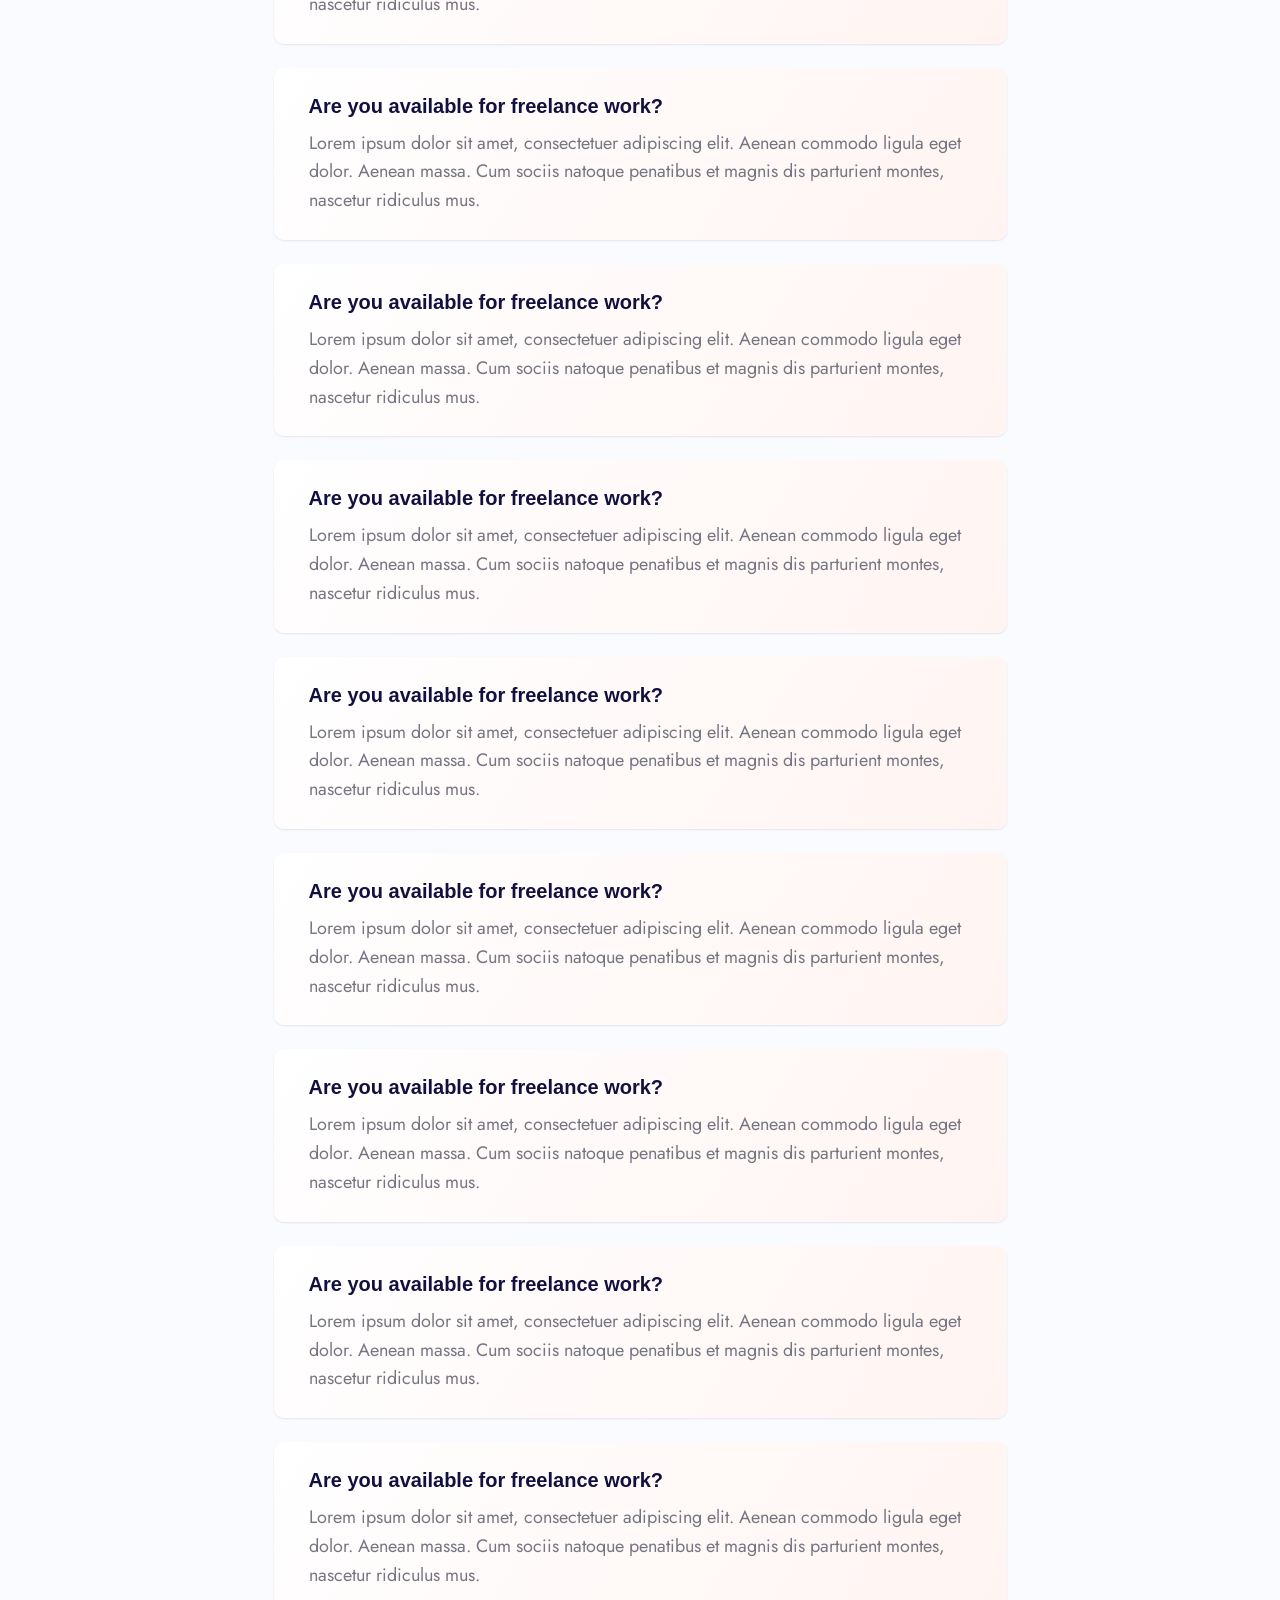
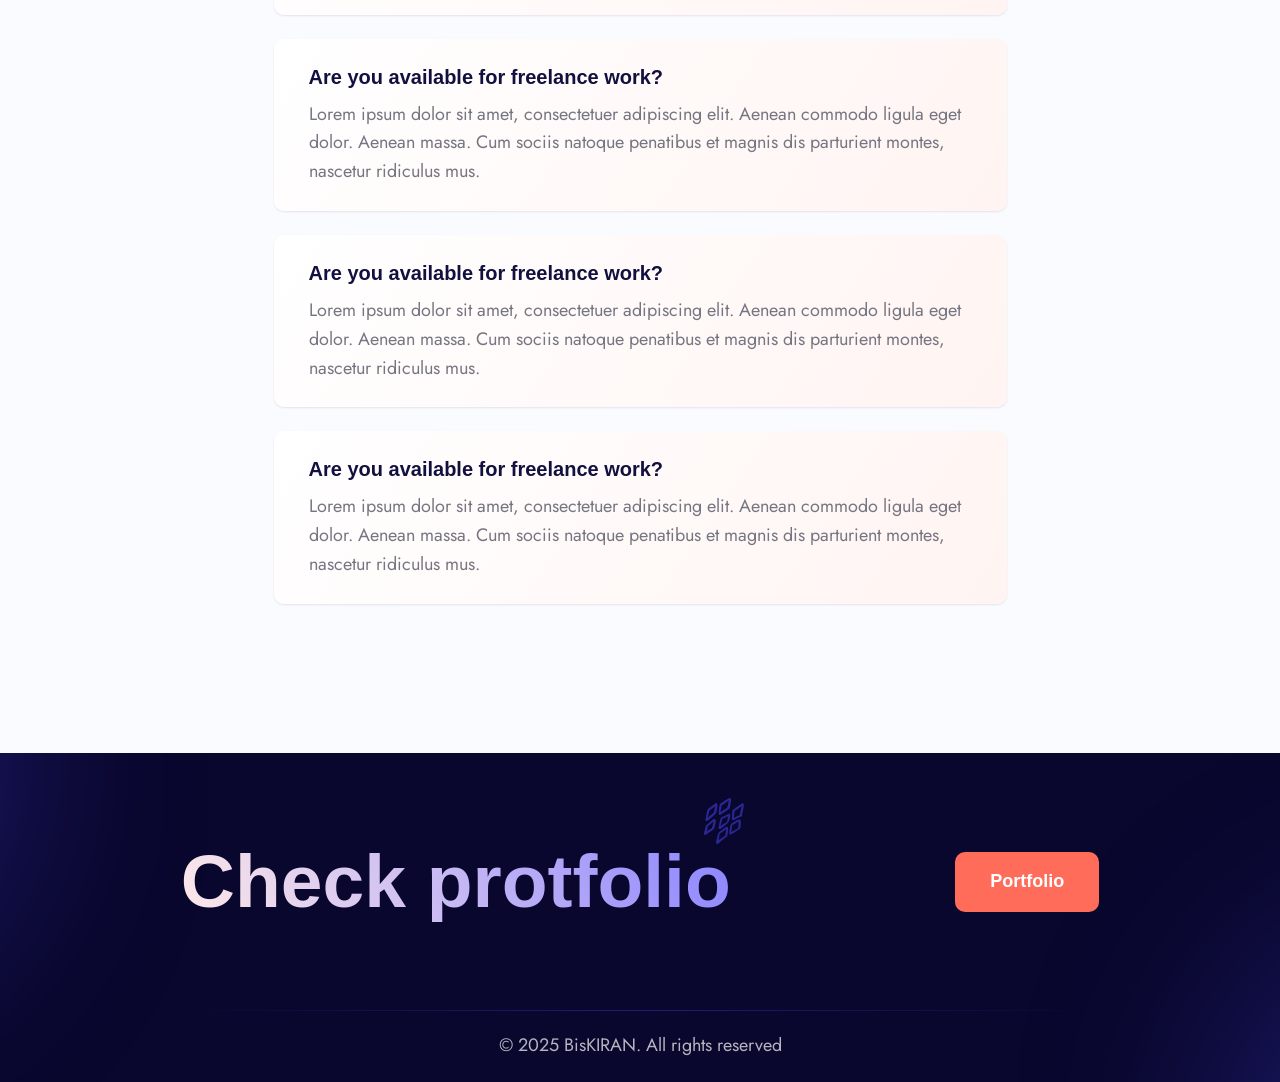
<file: faq.html>
<!DOCTYPE html>
<html class="no-js" lang="en">


<!-- Mirrored from portm-html.vercel.app/faq.html by HTTrack Website Copier/3.x [XR&CO'2014], Mon, 02 Dec 2024 14:09:57 GMT -->
<!-- Added by HTTrack --><meta http-equiv="content-type" content="text/html;charset=utf-8" /><!-- /Added by HTTrack -->
<head>
  <!-- Meta Tags -->
  <meta charset="utf-8">
  <meta http-equiv="x-ua-compatible" content="ie=edge">
  <meta name="viewport" content="width=device-width, initial-scale=1">
  <meta name="author" content="BisKIRAN">
  <!-- Favicon Icon -->
  <link rel="icon" href="assets/img/favicon.png">
  <!-- Site Title -->
  <title>Portm - FAQ</title>
  <link rel="stylesheet" href="assets/css/plugins/bootstrap.min.css">
  <link rel="stylesheet" href="assets/css/plugins/fontawesome.min.css">
  <link rel="stylesheet" href="assets/css/plugins/odometer-theme-default.css">
  <link rel="stylesheet" href="assets/css/plugins/select2.min.css">
  <link rel="stylesheet" href="assets/css/plugins/animate.css">
  <link rel="stylesheet" href="assets/css/style.css">
</head>

<body>
  <div class="cs_preloader cs_center">
    <div class="cs_preloader_in"></div>
  </div>
  
  <!-- Start Header Section -->
  <header class="cs_site_header cs_style_1 cs_color_1 cs_sticky_header">
    <div class="cs_main_header">
      <div class="container">
        <div class="cs_main_header_in">
          <div class="cs_main_header_left">
            <a class="cs_site_branding" href="index-2.html">
              <img src="assets/img/logo2.svg" alt="Logo">
            </a>
          </div>
          <div class="cs_main_header_center">
            <div class="cs_nav">
              <ul class="cs_nav_list">
                <li class="menu-item-has-children"><a href="index-2.html">Home</a>
                  <ul>
                    <li><a href="index-2.html">Designer Landing</a></li>
                    <li><a href="home-v2.html">Developer Landing</a></li>
                  </ul>
                </li>
                <li class="menu-item-has-children"><a href="about.html">About</a>
                  <ul>
                    <li><a href="about.html">Designer About</a></li>
                    <li><a href="about-v2.html">Developer About</a></li>
                  </ul>
                </li>
                <li class="menu-item-has-children"><a href="portfolio.html">Portfolio</a>
                  <ul>
                    <li><a href="portfolio.html">Portfolio</a></li>
                    <li><a href="portfolio-details.html">Portfolio Details</a></li>
                  </ul>
                </li>
                <li class="active menu-item-has-children"><a href="#">Pages</a>
                  <ul>
                    <li><a href="testimonial.html">Testimonial</a></li>
                    <li><a href="faq.html">FAQ</a></li>
                    <li><a href="404.html">Error 404</a></li>
                  </ul>
                </li>
                <li class="menu-item-has-children"><a href="blog.html">Blog</a>
                  <ul>
                    <li><a href="blog.html">Blog</a></li>
                    <li><a href="blog-details.html">Blog Details</a></li>
                  </ul>
                </li>
                <li> <a href="contact.html">Contact</a></li>
              </ul>
            </div>
          </div>
          <div class="cs_main_header_right">
            <a href="contact.html" class="cs_btn cs_style_1 cs_primary_font"><span>Hire Me</span></a>
          </div>
        </div>
      </div>
    </div>
  </header>
  <!-- End Header Section -->

  <!-- Main content inside start-->
  <main>
    <section>
      <div class="cs_height_90 cs_height_lg_90"></div>
      <div class="cs_height_145 cs_height_lg_65"></div>
      <div class="container">
        <div class="row">
          <div class="col-lg-8 offset-lg-2">
            <div class="cs_section_heading cs_style_1 text-center">
              <p class="cs_section_subtitle cs_center cs_accent_color_2 cs_font_16 wow fadeInUp" data-wow-duration="0.8s" data-wow-delay="0.2s">
                <span>FAQ’s</span>
                <svg width="20" height="19" viewBox="0 0 20 19" fill="none" xmlns="http://www.w3.org/2000/svg">
                  <path d="M17.7546 7.74905C17.1131 8.09364 17.076 8.18291 17.2611 9.1908C17.878 12.5974 14.8553 18.2114 8.43958 16.6548C6.83568 16.2721 6.51483 16.2975 5.24406 17.012C3.93626 17.7393 3.94864 17.7393 4.12137 16.4889C4.33111 14.8941 4.30639 14.7027 3.76353 13.9499C1.12323 10.3392 2.0856 5.10801 5.82397 2.69659C10.7344 -0.480363 14.5961 1.01242 16.3481 4.66145C16.8416 5.69491 17.1871 5.86077 18.3098 5.63113C18.8157 5.52905 18.8157 5.2356 18.3098 4.38076C14.4482 -2.12626 4.72588 -0.799338 1.49338 4.53386C-0.357295 7.5832 -0.406626 11.6788 2.38172 14.9196C2.8629 15.4809 2.91224 16.0806 2.61613 17.6627C2.32002 19.2576 2.93693 19.3852 5.46618 18.2624L7.0454 17.5606L8.2175 17.8924C10.5863 18.5686 13.0539 18.2496 15.3857 16.9482C16.3605 16.4123 18.1001 14.3837 18.9391 11.2323C19.6423 8.54017 19.1365 7.02184 17.7546 7.74905Z" fill="#342EAD"/>
                  <path fill-rule="evenodd" clip-rule="evenodd" d="M8.99893 4.04285C7.53821 4.24926 6.15685 5.20191 6.02454 7.13897C5.92927 8.58382 5.93986 8.5944 7.3265 8.3139C8.49614 8.07573 8.43262 8.13925 8.43262 7.25011C8.43262 6.49328 8.64432 6.06459 9.22121 5.76821C10.502 5.11723 11.4229 6.832 11.4229 7.37184C11.4229 7.96461 10.9995 8.27685 9.66577 8.6632C8.57552 8.98075 8.22623 9.43063 8.18386 10.5579C8.17328 10.8914 8.13627 11.156 8.09921 11.1983C7.93515 11.3994 8.50672 11.5847 9.11536 11.5318C10.9413 11.3677 10.9148 11.3836 10.8142 10.6955C10.7508 10.2669 10.7931 10.2033 11.2271 10.071C12.275 9.75345 12.873 9.15013 13.1906 8.09162C14.0215 5.36069 12.1956 3.59828 8.99893 4.04285ZM10.7084 4.36041C11.8992 4.53506 13.0107 6.07518 12.8042 7.27658C12.6137 8.38801 12.0103 9.07075 10.809 9.52059C10.2268 9.7376 10.0415 10.0128 10.0363 10.6585V11.0184C9.39059 11.0819 9.34822 11.0819 8.92482 11.1454C8.99893 9.58411 8.89307 9.42531 10.8249 8.74789C12.0369 8.32448 12.3015 7.31363 11.5129 6.13868C10.248 4.25455 6.99307 5.50358 7.61229 7.63647C7.63876 7.73701 7.65464 7.82701 7.64405 7.83759C7.62817 7.85344 6.94013 8.00693 6.88721 8.00693C6.88191 8.00693 6.84487 7.35596 6.81312 7.13367C6.53261 5.22308 8.55967 4.05344 10.7084 4.36041ZM8.69727 12.1351C7.74461 12.5691 7.70755 13.7334 8.63374 14.0669C10.4808 14.7337 12.1533 13.6382 11.1106 12.4474C10.8037 12.0875 9.2371 11.8864 8.69727 12.1351ZM10.0522 12.4527C10.4755 12.5162 10.846 12.8549 10.846 13.1724C10.846 13.7599 9.40648 14.051 8.88781 13.5694C8.63374 13.3312 8.54909 12.2251 10.0522 12.4527Z" fill="#342EAD"/>
                  </svg>
              </p>
              <h2 class="cs_section_title cs_font_48 cs_semi_bold">Frequently <span class="cs_accent_color">asked question</span>
              </h2>
              <div class="cs_height_20 cs_height_lg_20"></div>
              <p class="m-0">Lorem ipsum dolor sit amet, consectetuer adipiscing elit. Aenean commodo ligula<br> eget dolor. Aenean massa. </p>
              <div class="cs_height_40 cs_height_lg_40"></div>
            </div>
            <div class="cs_form cs_style_1 cs_white_bg cs_radius_10">
              <form action="https://portm-html.vercel.app/post">
                <h4 class="cs_form_title cs_font_24 cs_semi_bold">Leave your question</h4>
                <div class="row">
                  <div class="col-lg-6">
                    <input class="form-control" type="text" placeholder="Name" required>
                  </div>
                  <div class="col-lg-6">
                    <input class="form-control" type="text" placeholder="Email" required>
                  </div>
                  <div class="col-lg-12">
                    <textarea class="form-control" placeholder="Your message" required></textarea>
                  </div>
                </div>
                <button type="submit" class="cs_btn cs_style_1 cs_primary_font"><span>Ask Me</span></button>
              </form>
            </div>
            <div class="cs_faq_wrap">
              <div class="cs_faq cs_style_1 cs_radius_10">
                <h4 class="cs_faq_title cs_semi_bold cs_font_20">Are you available for freelance work?</h4>
                <p class="cs_faq_text m-0">Lorem ipsum dolor sit amet, consectetuer adipiscing elit. Aenean commodo ligula eget dolor. Aenean massa. Cum sociis natoque penatibus et magnis dis parturient montes, nascetur ridiculus mus.</p>
              </div>
              <div class="cs_faq cs_style_1 cs_radius_10">
                <h4 class="cs_faq_title cs_semi_bold cs_font_20">Are you available for freelance work?</h4>
                <p class="cs_faq_text m-0">Lorem ipsum dolor sit amet, consectetuer adipiscing elit. Aenean commodo ligula eget dolor. Aenean massa. Cum sociis natoque penatibus et magnis dis parturient montes, nascetur ridiculus mus.</p>
              </div>
              <div class="cs_faq cs_style_1 cs_radius_10">
                <h4 class="cs_faq_title cs_semi_bold cs_font_20">Are you available for freelance work?</h4>
                <p class="cs_faq_text m-0">Lorem ipsum dolor sit amet, consectetuer adipiscing elit. Aenean commodo ligula eget dolor. Aenean massa. Cum sociis natoque penatibus et magnis dis parturient montes, nascetur ridiculus mus.</p>
              </div>
              <div class="cs_faq cs_style_1 cs_radius_10">
                <h4 class="cs_faq_title cs_semi_bold cs_font_20">Are you available for freelance work?</h4>
                <p class="cs_faq_text m-0">Lorem ipsum dolor sit amet, consectetuer adipiscing elit. Aenean commodo ligula eget dolor. Aenean massa. Cum sociis natoque penatibus et magnis dis parturient montes, nascetur ridiculus mus.</p>
              </div>
              <div class="cs_faq cs_style_1 cs_radius_10">
                <h4 class="cs_faq_title cs_semi_bold cs_font_20">Are you available for freelance work?</h4>
                <p class="cs_faq_text m-0">Lorem ipsum dolor sit amet, consectetuer adipiscing elit. Aenean commodo ligula eget dolor. Aenean massa. Cum sociis natoque penatibus et magnis dis parturient montes, nascetur ridiculus mus.</p>
              </div>
              <div class="cs_faq cs_style_1 cs_radius_10">
                <h4 class="cs_faq_title cs_semi_bold cs_font_20">Are you available for freelance work?</h4>
                <p class="cs_faq_text m-0">Lorem ipsum dolor sit amet, consectetuer adipiscing elit. Aenean commodo ligula eget dolor. Aenean massa. Cum sociis natoque penatibus et magnis dis parturient montes, nascetur ridiculus mus.</p>
              </div>
              <div class="cs_faq cs_style_1 cs_radius_10">
                <h4 class="cs_faq_title cs_semi_bold cs_font_20">Are you available for freelance work?</h4>
                <p class="cs_faq_text m-0">Lorem ipsum dolor sit amet, consectetuer adipiscing elit. Aenean commodo ligula eget dolor. Aenean massa. Cum sociis natoque penatibus et magnis dis parturient montes, nascetur ridiculus mus.</p>
              </div>
              <div class="cs_faq cs_style_1 cs_radius_10">
                <h4 class="cs_faq_title cs_semi_bold cs_font_20">Are you available for freelance work?</h4>
                <p class="cs_faq_text m-0">Lorem ipsum dolor sit amet, consectetuer adipiscing elit. Aenean commodo ligula eget dolor. Aenean massa. Cum sociis natoque penatibus et magnis dis parturient montes, nascetur ridiculus mus.</p>
              </div>
              <div class="cs_faq cs_style_1 cs_radius_10">
                <h4 class="cs_faq_title cs_semi_bold cs_font_20">Are you available for freelance work?</h4>
                <p class="cs_faq_text m-0">Lorem ipsum dolor sit amet, consectetuer adipiscing elit. Aenean commodo ligula eget dolor. Aenean massa. Cum sociis natoque penatibus et magnis dis parturient montes, nascetur ridiculus mus.</p>
              </div>
              <div class="cs_faq cs_style_1 cs_radius_10">
                <h4 class="cs_faq_title cs_semi_bold cs_font_20">Are you available for freelance work?</h4>
                <p class="cs_faq_text m-0">Lorem ipsum dolor sit amet, consectetuer adipiscing elit. Aenean commodo ligula eget dolor. Aenean massa. Cum sociis natoque penatibus et magnis dis parturient montes, nascetur ridiculus mus.</p>
              </div>
              <div class="cs_faq cs_style_1 cs_radius_10">
                <h4 class="cs_faq_title cs_semi_bold cs_font_20">Are you available for freelance work?</h4>
                <p class="cs_faq_text m-0">Lorem ipsum dolor sit amet, consectetuer adipiscing elit. Aenean commodo ligula eget dolor. Aenean massa. Cum sociis natoque penatibus et magnis dis parturient montes, nascetur ridiculus mus.</p>
              </div>
              <div class="cs_faq cs_style_1 cs_radius_10">
                <h4 class="cs_faq_title cs_semi_bold cs_font_20">Are you available for freelance work?</h4>
                <p class="cs_faq_text m-0">Lorem ipsum dolor sit amet, consectetuer adipiscing elit. Aenean commodo ligula eget dolor. Aenean massa. Cum sociis natoque penatibus et magnis dis parturient montes, nascetur ridiculus mus.</p>
              </div>
              <div class="cs_faq cs_style_1 cs_radius_10">
                <h4 class="cs_faq_title cs_semi_bold cs_font_20">Are you available for freelance work?</h4>
                <p class="cs_faq_text m-0">Lorem ipsum dolor sit amet, consectetuer adipiscing elit. Aenean commodo ligula eget dolor. Aenean massa. Cum sociis natoque penatibus et magnis dis parturient montes, nascetur ridiculus mus.</p>
              </div>
              <div class="cs_faq cs_style_1 cs_radius_10">
                <h4 class="cs_faq_title cs_semi_bold cs_font_20">Are you available for freelance work?</h4>
                <p class="cs_faq_text m-0">Lorem ipsum dolor sit amet, consectetuer adipiscing elit. Aenean commodo ligula eget dolor. Aenean massa. Cum sociis natoque penatibus et magnis dis parturient montes, nascetur ridiculus mus.</p>
              </div>
              <div class="cs_faq cs_style_1 cs_radius_10">
                <h4 class="cs_faq_title cs_semi_bold cs_font_20">Are you available for freelance work?</h4>
                <p class="cs_faq_text m-0">Lorem ipsum dolor sit amet, consectetuer adipiscing elit. Aenean commodo ligula eget dolor. Aenean massa. Cum sociis natoque penatibus et magnis dis parturient montes, nascetur ridiculus mus.</p>
              </div>
            </div>
          </div>
        </div>
      </div>
      <div class="cs_height_125 cs_height_lg_55"></div>
    </section>
  </main>
  <!-- Main content inside end-->

  <!-- Start Footer -->
  <footer class="cs_footer cs_style_1 cs_filled_bg position-relative" data-src="assets/img/bg/footer_bg.svg">
    <div class="position-absolute cs_footer_shape_1">
      <img src="assets/img/footer_shape.svg" alt="">
    </div>
    <div class="container">
      <div class="cs_footer_cta">
        <h2 class="cs_font_92 cs_gradient_text_2 cs_semi_bold">Check protfolio</h2>
        <a href="portfolio.html" class="cs_btn cs_style_1 cs_primary_font"><span>Portfolio</span></a>
      </div>
      <div class="cs_copyright">© 2025 <a href="#">BisKIRAN</a>. All rights reserved</div>
    </div>
  </footer>
  <!-- End Footer -->

  <!-- Script -->
  <script src="assets/js/plugins/jquery-3.6.0.min.js"></script>
  <script src="assets/js/plugins/gsap.min.js"></script>
  <script src="assets/js/plugins/isotope.pkg.min.js"></script>
  <script src="assets/js/plugins/odometer.min.js"></script>
  <script src="assets/js/plugins/wow.min.js"></script>
  <script src="assets/js/main.js"></script>
</body>

<!-- Mirrored from portm-html.vercel.app/faq.html by HTTrack Website Copier/3.x [XR&CO'2014], Mon, 02 Dec 2024 14:09:57 GMT -->
</html>
</file>
<file: assets/css/plugins/odometer-theme-default.css>
.odometer.odometer-auto-theme, .odometer.odometer-theme-default {
  display: inline-block;
  vertical-align: middle;
  *vertical-align: auto;
  *zoom: 1;
  *display: inline;
  position: relative;
}
.odometer.odometer-auto-theme .odometer-digit, .odometer.odometer-theme-default .odometer-digit {
  display: inline-block;
  vertical-align: middle;
  *vertical-align: auto;
  *zoom: 1;
  *display: inline;
  position: relative;
}
.odometer.odometer-auto-theme .odometer-digit .odometer-digit-spacer, .odometer.odometer-theme-default .odometer-digit .odometer-digit-spacer {
  display: inline-block;
  vertical-align: middle;
  *vertical-align: auto;
  *zoom: 1;
  *display: inline;
  visibility: hidden;
}
.odometer.odometer-auto-theme .odometer-digit .odometer-digit-inner, .odometer.odometer-theme-default .odometer-digit .odometer-digit-inner {
  text-align: left;
  display: block;
  position: absolute;
  top: 0;
  left: 0;
  right: 0;
  bottom: 0;
  overflow: hidden;
}
.odometer.odometer-auto-theme .odometer-digit .odometer-ribbon, .odometer.odometer-theme-default .odometer-digit .odometer-ribbon {
  display: block;
}
.odometer.odometer-auto-theme .odometer-digit .odometer-ribbon-inner, .odometer.odometer-theme-default .odometer-digit .odometer-ribbon-inner {
  display: block;
  -webkit-backface-visibility: hidden;
}
.odometer.odometer-auto-theme .odometer-digit .odometer-value, .odometer.odometer-theme-default .odometer-digit .odometer-value {
  display: block;
  -webkit-transform: translateZ(0);
}
.odometer.odometer-auto-theme .odometer-digit .odometer-value.odometer-last-value, .odometer.odometer-theme-default .odometer-digit .odometer-value.odometer-last-value {
  position: absolute;
}
.odometer.odometer-auto-theme.odometer-animating-up .odometer-ribbon-inner, .odometer.odometer-theme-default.odometer-animating-up .odometer-ribbon-inner {
  -webkit-transition: -webkit-transform 2s;
  -moz-transition: -moz-transform 2s;
  -ms-transition: -ms-transform 2s;
  -o-transition: -o-transform 2s;
  transition: transform 2s;
}
.odometer.odometer-auto-theme.odometer-animating-up.odometer-animating .odometer-ribbon-inner, .odometer.odometer-theme-default.odometer-animating-up.odometer-animating .odometer-ribbon-inner {
  -webkit-transform: translateY(-100%);
  -moz-transform: translateY(-100%);
  -ms-transform: translateY(-100%);
  -o-transform: translateY(-100%);
  transform: translateY(-100%);
}
.odometer.odometer-auto-theme.odometer-animating-down .odometer-ribbon-inner, .odometer.odometer-theme-default.odometer-animating-down .odometer-ribbon-inner {
  -webkit-transform: translateY(-100%);
  -moz-transform: translateY(-100%);
  -ms-transform: translateY(-100%);
  -o-transform: translateY(-100%);
  transform: translateY(-100%);
}
.odometer.odometer-auto-theme.odometer-animating-down.odometer-animating .odometer-ribbon-inner, .odometer.odometer-theme-default.odometer-animating-down.odometer-animating .odometer-ribbon-inner {
  -webkit-transition: -webkit-transform 2s;
  -moz-transition: -moz-transform 2s;
  -ms-transition: -ms-transform 2s;
  -o-transition: -o-transform 2s;
  transition: transform 2s;
  -webkit-transform: translateY(0);
  -moz-transform: translateY(0);
  -ms-transform: translateY(0);
  -o-transform: translateY(0);
  transform: translateY(0);
}

.odometer.odometer-auto-theme, .odometer.odometer-theme-default {
  font-family: "Helvetica Neue", sans-serif;
  line-height: 1.1em;
}
.odometer.odometer-auto-theme .odometer-value, .odometer.odometer-theme-default .odometer-value {
  text-align: center;
}
</file>
<file: assets/css/style.css>
/*--------------------------------------------------------------
>> TABLE OF CONTENTS:
----------------------------------------------------------------
1. Typography
2. Spacing
3. General
4. Header
5. Button
6. Preloader
7. Custom Cursor
8. Footer
9. Hero
10. Tab
11. Comments
12. Paginations
13. Iconbox
14. Progressbar
15. About
16. Shape
17. Error page
18. Isotope
19. Section Heading
20. Brand
21. Blog
22. Testimonial
23. Portfolio
24. FunFact
25. Form
26. Catagory
27. Video Popup
--------------------------------------------------------------*/
/*--------------------------------------------------------------
## Basic Color
----------------------------------------------------------------*/
/*--------------------------------------------------------------
1. Typography
----------------------------------------------------------------*/
/* Google Fonts */
@import url("https://fonts.googleapis.com/css2?family=Jost:wght@400;500;600;700&amp;family=Lexend+Deca:wght@400;500;600;700;800&amp;display=swap");
body,
html {
  color: #767682;
  font-family: "Jost", sans-serif;
  font-size: 18px;
  font-weight: 400;
  line-height: 1.666em;
  overflow-x: hidden;
  background-color: #f9fbff;
}

h1,
h2,
h3,
h4,
h5,
h6 {
  clear: both;
  color: #12103e;
  padding: 0;
  margin: 0 0 20px 0;
  font-weight: 600;
  line-height: 1.3em;
  font-family: "Lexend Deca", sans-serif;
}

.cs_primary_font {
  font-family: "Lexend Deca", sans-serif;
}

.cs_secondary_font {
  font-family: "Jost", sans-serif;
}

h1 {
  font-size: 56px;
}

h2 {
  font-size: 42px;
}

h3 {
  font-size: 30px;
}

h4 {
  font-size: 24px;
}

h5 {
  font-size: 18px;
}

h6 {
  font-size: 16px;
}

p {
  margin-bottom: 15px;
  line-height: 1.6em;
}

ul {
  margin: 0 0 25px 0;
  padding-left: 20px;
  list-style: square outside none;
}

ol {
  padding-left: 20px;
  margin-bottom: 25px;
}

dfn,
cite,
em,
i {
  font-style: italic;
}

blockquote {
  margin: 0 15px;
  font-style: italic;
  font-size: 20px;
  line-height: 1.6em;
  margin: 0;
}

address {
  margin: 0 0 15px;
}

img {
  border: 0;
  max-width: 100%;
  height: auto;
}

a {
  color: inherit;
  text-decoration: none;
  -webkit-transition: all 0.3s ease;
  transition: all 0.3s ease;
}

button {
  color: inherit;
  -webkit-transition: all 0.3s ease;
  transition: all 0.3s ease;
}

a:hover {
  text-decoration: none;
  color: #ff6d5a;
}

table {
  width: 100%;
  margin-bottom: 25px;
}
table th {
  font-weight: 600;
  color: #767682;
}
table td,
table th {
  border-top: 1px solid #4d4d4d;
  padding: 11px 10px;
}

dl {
  margin-bottom: 25px;
}
dl dt {
  font-weight: 600;
}

b,
strong {
  font-weight: bold;
}

pre {
  color: #767682;
  border: 1px solid #4d4d4d;
  font-size: 18px;
  padding: 25px;
  border-radius: 5px;
}

kbd {
  font-size: 100%;
  background-color: #767682;
  border-radius: 5px;
}

input,
textarea {
  color: #12103e;
}

/*--------- Font size--------*/
.cs_font_14 {
  font-size: 14px;
}

.cs_font_15 {
  font-size: 15px;
}

.cs_font_16 {
  font-size: 16px;
}

.cs_font_20 {
  font-size: 20px;
}

.cs_font_24 {
  font-size: 24px;
}

.cs_font_28 {
  font-size: 28px;
}

.cs_font_36 {
  font-size: 36px;
}

.cs_font_48 {
  font-size: 48px;
}
@media (max-width: 1199px) {
  .cs_font_48 {
    font-size: 42px;
  }
}

.cs_font_92 {
  font-size: 92px;
}
@media (max-width: 1400px) {
  .cs_font_92 {
    font-size: 75px;
  }
}
@media (max-width: 1199px) {
  .cs_font_92 {
    font-size: 70px;
  }
}
@media (max-width: 767px) {
  .cs_font_92 {
    font-size: 56px;
  }
}
@media (max-width: 500px) {
  .cs_font_92 {
    font-size: 46px;
  }
}
@media (max-width: 380px) {
  .cs_font_92 {
    font-size: 42px;
  }
}

/*--------- Font weight--------*/
.cs_light {
  font-weight: 300;
}

.cs_normal {
  font-weight: 400;
}

.cs_medium {
  font-weight: 500;
}

.cs_semi_bold {
  font-weight: 600;
}

.cs_bold {
  font-weight: 700;
}

.cs_extra_bold {
  font-weight: 800;
}

.cs_black {
  font-weight: 900;
}

.cs_letter_spacing_15 {
  letter-spacing: 1.5px;
}

/*----------Responsive------------*/
@media only screen and (max-width: 991px) {
  br {
    display: none;
  }
  h2 {
    font-size: 36px;
    margin-bottom: 10px;
  }
  /*----------Font size------------*/
  .cs_font_20 {
    font-size: 20px;
  }
  .cs_font_24 {
    font-size: 24px;
  }
  .cs_font_28 {
    font-size: 24px;
  }
  .cs_font_48 {
    font-size: 42px;
  }
}
/*--------------------------------------------------------------
  2. Spacing
----------------------------------------------------------------*/
@media screen and (min-width: 992px) {
  .cs_height_1 {
    height: 1px !important;
  }
  .cs_height_2 {
    height: 2px !important;
  }
  .cs_height_3 {
    height: 3px !important;
  }
  .cs_height_4 {
    height: 4px !important;
  }
  .cs_height_5 {
    height: 5px !important;
  }
  .cs_height_6 {
    height: 6px !important;
  }
  .cs_height_7 {
    height: 7px !important;
  }
  .cs_height_8 {
    height: 8px !important;
  }
  .cs_height_9 {
    height: 9px !important;
  }
  .cs_height_10 {
    height: 10px !important;
  }
  .cs_height_11 {
    height: 11px !important;
  }
  .cs_height_12 {
    height: 12px !important;
  }
  .cs_height_13 {
    height: 13px !important;
  }
  .cs_height_14 {
    height: 14px !important;
  }
  .cs_height_15 {
    height: 15px !important;
  }
  .cs_height_16 {
    height: 16px !important;
  }
  .cs_height_17 {
    height: 17px !important;
  }
  .cs_height_18 {
    height: 18px !important;
  }
  .cs_height_19 {
    height: 19px !important;
  }
  .cs_height_20 {
    height: 20px !important;
  }
  .cs_height_21 {
    height: 21px !important;
  }
  .cs_height_22 {
    height: 22px !important;
  }
  .cs_height_23 {
    height: 23px !important;
  }
  .cs_height_24 {
    height: 24px !important;
  }
  .cs_height_25 {
    height: 25px !important;
  }
  .cs_height_26 {
    height: 26px !important;
  }
  .cs_height_27 {
    height: 27px !important;
  }
  .cs_height_28 {
    height: 28px !important;
  }
  .cs_height_29 {
    height: 29px !important;
  }
  .cs_height_30 {
    height: 30px !important;
  }
  .cs_height_31 {
    height: 31px !important;
  }
  .cs_height_32 {
    height: 32px !important;
  }
  .cs_height_33 {
    height: 33px !important;
  }
  .cs_height_34 {
    height: 34px !important;
  }
  .cs_height_35 {
    height: 35px !important;
  }
  .cs_height_36 {
    height: 36px !important;
  }
  .cs_height_37 {
    height: 37px !important;
  }
  .cs_height_38 {
    height: 38px !important;
  }
  .cs_height_39 {
    height: 39px !important;
  }
  .cs_height_40 {
    height: 40px !important;
  }
  .cs_height_41 {
    height: 41px !important;
  }
  .cs_height_42 {
    height: 42px !important;
  }
  .cs_height_43 {
    height: 43px !important;
  }
  .cs_height_44 {
    height: 44px !important;
  }
  .cs_height_45 {
    height: 45px !important;
  }
  .cs_height_46 {
    height: 46px !important;
  }
  .cs_height_47 {
    height: 47px !important;
  }
  .cs_height_48 {
    height: 48px !important;
  }
  .cs_height_49 {
    height: 49px !important;
  }
  .cs_height_50 {
    height: 50px !important;
  }
  .cs_height_51 {
    height: 51px !important;
  }
  .cs_height_52 {
    height: 52px !important;
  }
  .cs_height_53 {
    height: 53px !important;
  }
  .cs_height_54 {
    height: 54px !important;
  }
  .cs_height_55 {
    height: 55px !important;
  }
  .cs_height_56 {
    height: 56px !important;
  }
  .cs_height_57 {
    height: 57px !important;
  }
  .cs_height_58 {
    height: 58px !important;
  }
  .cs_height_59 {
    height: 59px !important;
  }
  .cs_height_60 {
    height: 60px !important;
  }
  .cs_height_61 {
    height: 61px !important;
  }
  .cs_height_62 {
    height: 62px !important;
  }
  .cs_height_63 {
    height: 63px !important;
  }
  .cs_height_64 {
    height: 64px !important;
  }
  .cs_height_65 {
    height: 65px !important;
  }
  .cs_height_66 {
    height: 66px !important;
  }
  .cs_height_67 {
    height: 67px !important;
  }
  .cs_height_68 {
    height: 68px !important;
  }
  .cs_height_69 {
    height: 69px !important;
  }
  .cs_height_70 {
    height: 70px !important;
  }
  .cs_height_71 {
    height: 71px !important;
  }
  .cs_height_72 {
    height: 72px !important;
  }
  .cs_height_73 {
    height: 73px !important;
  }
  .cs_height_74 {
    height: 74px !important;
  }
  .cs_height_75 {
    height: 75px !important;
  }
  .cs_height_76 {
    height: 76px !important;
  }
  .cs_height_77 {
    height: 77px !important;
  }
  .cs_height_78 {
    height: 78px !important;
  }
  .cs_height_79 {
    height: 79px !important;
  }
  .cs_height_80 {
    height: 80px !important;
  }
  .cs_height_81 {
    height: 81px !important;
  }
  .cs_height_82 {
    height: 82px !important;
  }
  .cs_height_83 {
    height: 83px !important;
  }
  .cs_height_84 {
    height: 84px !important;
  }
  .cs_height_85 {
    height: 85px !important;
  }
  .cs_height_86 {
    height: 86px !important;
  }
  .cs_height_87 {
    height: 87px !important;
  }
  .cs_height_88 {
    height: 88px !important;
  }
  .cs_height_89 {
    height: 89px !important;
  }
  .cs_height_90 {
    height: 90px !important;
  }
  .cs_height_91 {
    height: 91px !important;
  }
  .cs_height_92 {
    height: 92px !important;
  }
  .cs_height_93 {
    height: 93px !important;
  }
  .cs_height_94 {
    height: 94px !important;
  }
  .cs_height_95 {
    height: 95px !important;
  }
  .cs_height_96 {
    height: 96px !important;
  }
  .cs_height_97 {
    height: 97px !important;
  }
  .cs_height_98 {
    height: 98px !important;
  }
  .cs_height_99 {
    height: 99px !important;
  }
  .cs_height_100 {
    height: 100px !important;
  }
  .cs_height_101 {
    height: 101px !important;
  }
  .cs_height_102 {
    height: 102px !important;
  }
  .cs_height_103 {
    height: 103px !important;
  }
  .cs_height_104 {
    height: 104px !important;
  }
  .cs_height_105 {
    height: 105px !important;
  }
  .cs_height_106 {
    height: 106px !important;
  }
  .cs_height_107 {
    height: 107px !important;
  }
  .cs_height_108 {
    height: 108px !important;
  }
  .cs_height_109 {
    height: 109px !important;
  }
  .cs_height_110 {
    height: 110px !important;
  }
  .cs_height_111 {
    height: 111px !important;
  }
  .cs_height_112 {
    height: 112px !important;
  }
  .cs_height_113 {
    height: 113px !important;
  }
  .cs_height_114 {
    height: 114px !important;
  }
  .cs_height_115 {
    height: 115px !important;
  }
  .cs_height_116 {
    height: 116px !important;
  }
  .cs_height_117 {
    height: 117px !important;
  }
  .cs_height_118 {
    height: 118px !important;
  }
  .cs_height_119 {
    height: 119px !important;
  }
  .cs_height_120 {
    height: 120px !important;
  }
  .cs_height_121 {
    height: 121px !important;
  }
  .cs_height_122 {
    height: 122px !important;
  }
  .cs_height_123 {
    height: 123px !important;
  }
  .cs_height_124 {
    height: 124px !important;
  }
  .cs_height_125 {
    height: 125px !important;
  }
  .cs_height_126 {
    height: 126px !important;
  }
  .cs_height_127 {
    height: 127px !important;
  }
  .cs_height_128 {
    height: 128px !important;
  }
  .cs_height_129 {
    height: 129px !important;
  }
  .cs_height_130 {
    height: 130px !important;
  }
  .cs_height_131 {
    height: 131px !important;
  }
  .cs_height_132 {
    height: 132px !important;
  }
  .cs_height_133 {
    height: 133px !important;
  }
  .cs_height_134 {
    height: 134px !important;
  }
  .cs_height_135 {
    height: 135px !important;
  }
  .cs_height_136 {
    height: 136px !important;
  }
  .cs_height_137 {
    height: 137px !important;
  }
  .cs_height_138 {
    height: 138px !important;
  }
  .cs_height_139 {
    height: 139px !important;
  }
  .cs_height_140 {
    height: 140px !important;
  }
  .cs_height_141 {
    height: 141px !important;
  }
  .cs_height_142 {
    height: 142px !important;
  }
  .cs_height_143 {
    height: 143px !important;
  }
  .cs_height_144 {
    height: 144px !important;
  }
  .cs_height_145 {
    height: 145px !important;
  }
  .cs_height_146 {
    height: 146px !important;
  }
  .cs_height_147 {
    height: 147px !important;
  }
  .cs_height_148 {
    height: 148px !important;
  }
  .cs_height_149 {
    height: 149px !important;
  }
  .cs_height_150 {
    height: 150px !important;
  }
}
@media screen and (max-width: 991px) {
  .cs_height_lg_1 {
    height: 1px !important;
  }
  .cs_height_lg_2 {
    height: 2px !important;
  }
  .cs_height_lg_3 {
    height: 3px !important;
  }
  .cs_height_lg_4 {
    height: 4px !important;
  }
  .cs_height_lg_5 {
    height: 5px !important;
  }
  .cs_height_lg_6 {
    height: 6px !important;
  }
  .cs_height_lg_7 {
    height: 7px !important;
  }
  .cs_height_lg_8 {
    height: 8px !important;
  }
  .cs_height_lg_9 {
    height: 9px !important;
  }
  .cs_height_lg_10 {
    height: 10px !important;
  }
  .cs_height_lg_11 {
    height: 11px !important;
  }
  .cs_height_lg_12 {
    height: 12px !important;
  }
  .cs_height_lg_13 {
    height: 13px !important;
  }
  .cs_height_lg_14 {
    height: 14px !important;
  }
  .cs_height_lg_15 {
    height: 15px !important;
  }
  .cs_height_lg_16 {
    height: 16px !important;
  }
  .cs_height_lg_17 {
    height: 17px !important;
  }
  .cs_height_lg_18 {
    height: 18px !important;
  }
  .cs_height_lg_19 {
    height: 19px !important;
  }
  .cs_height_lg_20 {
    height: 20px !important;
  }
  .cs_height_lg_21 {
    height: 21px !important;
  }
  .cs_height_lg_22 {
    height: 22px !important;
  }
  .cs_height_lg_23 {
    height: 23px !important;
  }
  .cs_height_lg_24 {
    height: 24px !important;
  }
  .cs_height_lg_25 {
    height: 25px !important;
  }
  .cs_height_lg_26 {
    height: 26px !important;
  }
  .cs_height_lg_27 {
    height: 27px !important;
  }
  .cs_height_lg_28 {
    height: 28px !important;
  }
  .cs_height_lg_29 {
    height: 29px !important;
  }
  .cs_height_lg_30 {
    height: 30px !important;
  }
  .cs_height_lg_31 {
    height: 31px !important;
  }
  .cs_height_lg_32 {
    height: 32px !important;
  }
  .cs_height_lg_33 {
    height: 33px !important;
  }
  .cs_height_lg_34 {
    height: 34px !important;
  }
  .cs_height_lg_35 {
    height: 35px !important;
  }
  .cs_height_lg_36 {
    height: 36px !important;
  }
  .cs_height_lg_37 {
    height: 37px !important;
  }
  .cs_height_lg_38 {
    height: 38px !important;
  }
  .cs_height_lg_39 {
    height: 39px !important;
  }
  .cs_height_lg_40 {
    height: 40px !important;
  }
  .cs_height_lg_41 {
    height: 41px !important;
  }
  .cs_height_lg_42 {
    height: 42px !important;
  }
  .cs_height_lg_43 {
    height: 43px !important;
  }
  .cs_height_lg_44 {
    height: 44px !important;
  }
  .cs_height_lg_45 {
    height: 45px !important;
  }
  .cs_height_lg_46 {
    height: 46px !important;
  }
  .cs_height_lg_47 {
    height: 47px !important;
  }
  .cs_height_lg_48 {
    height: 48px !important;
  }
  .cs_height_lg_49 {
    height: 49px !important;
  }
  .cs_height_lg_50 {
    height: 50px !important;
  }
  .cs_height_lg_51 {
    height: 51px !important;
  }
  .cs_height_lg_52 {
    height: 52px !important;
  }
  .cs_height_lg_53 {
    height: 53px !important;
  }
  .cs_height_lg_54 {
    height: 54px !important;
  }
  .cs_height_lg_55 {
    height: 55px !important;
  }
  .cs_height_lg_56 {
    height: 56px !important;
  }
  .cs_height_lg_57 {
    height: 57px !important;
  }
  .cs_height_lg_58 {
    height: 58px !important;
  }
  .cs_height_lg_59 {
    height: 59px !important;
  }
  .cs_height_lg_60 {
    height: 60px !important;
  }
  .cs_height_lg_61 {
    height: 61px !important;
  }
  .cs_height_lg_62 {
    height: 62px !important;
  }
  .cs_height_lg_63 {
    height: 63px !important;
  }
  .cs_height_lg_64 {
    height: 64px !important;
  }
  .cs_height_lg_65 {
    height: 65px !important;
  }
  .cs_height_lg_66 {
    height: 66px !important;
  }
  .cs_height_lg_67 {
    height: 67px !important;
  }
  .cs_height_lg_68 {
    height: 68px !important;
  }
  .cs_height_lg_69 {
    height: 69px !important;
  }
  .cs_height_lg_70 {
    height: 70px !important;
  }
  .cs_height_lg_71 {
    height: 71px !important;
  }
  .cs_height_lg_72 {
    height: 72px !important;
  }
  .cs_height_lg_73 {
    height: 73px !important;
  }
  .cs_height_lg_74 {
    height: 74px !important;
  }
  .cs_height_lg_75 {
    height: 75px !important;
  }
  .cs_height_lg_76 {
    height: 76px !important;
  }
  .cs_height_lg_77 {
    height: 77px !important;
  }
  .cs_height_lg_78 {
    height: 78px !important;
  }
  .cs_height_lg_79 {
    height: 79px !important;
  }
  .cs_height_lg_80 {
    height: 80px !important;
  }
  .cs_height_lg_81 {
    height: 81px !important;
  }
  .cs_height_lg_82 {
    height: 82px !important;
  }
  .cs_height_lg_83 {
    height: 83px !important;
  }
  .cs_height_lg_84 {
    height: 84px !important;
  }
  .cs_height_lg_85 {
    height: 85px !important;
  }
  .cs_height_lg_86 {
    height: 86px !important;
  }
  .cs_height_lg_87 {
    height: 87px !important;
  }
  .cs_height_lg_88 {
    height: 88px !important;
  }
  .cs_height_lg_89 {
    height: 89px !important;
  }
  .cs_height_lg_90 {
    height: 90px !important;
  }
  .cs_height_lg_91 {
    height: 91px !important;
  }
  .cs_height_lg_92 {
    height: 92px !important;
  }
  .cs_height_lg_93 {
    height: 93px !important;
  }
  .cs_height_lg_94 {
    height: 94px !important;
  }
  .cs_height_lg_95 {
    height: 95px !important;
  }
  .cs_height_lg_96 {
    height: 96px !important;
  }
  .cs_height_lg_97 {
    height: 97px !important;
  }
  .cs_height_lg_98 {
    height: 98px !important;
  }
  .cs_height_lg_99 {
    height: 99px !important;
  }
  .cs_height_lg_100 {
    height: 100px !important;
  }
  .cs_height_lg_101 {
    height: 101px !important;
  }
  .cs_height_lg_102 {
    height: 102px !important;
  }
  .cs_height_lg_103 {
    height: 103px !important;
  }
  .cs_height_lg_104 {
    height: 104px !important;
  }
  .cs_height_lg_105 {
    height: 105px !important;
  }
  .cs_height_lg_106 {
    height: 106px !important;
  }
  .cs_height_lg_107 {
    height: 107px !important;
  }
  .cs_height_lg_108 {
    height: 108px !important;
  }
  .cs_height_lg_109 {
    height: 109px !important;
  }
  .cs_height_lg_110 {
    height: 110px !important;
  }
  .cs_height_lg_111 {
    height: 111px !important;
  }
  .cs_height_lg_112 {
    height: 112px !important;
  }
  .cs_height_lg_113 {
    height: 113px !important;
  }
  .cs_height_lg_114 {
    height: 114px !important;
  }
  .cs_height_lg_115 {
    height: 115px !important;
  }
  .cs_height_lg_116 {
    height: 116px !important;
  }
  .cs_height_lg_117 {
    height: 117px !important;
  }
  .cs_height_lg_118 {
    height: 118px !important;
  }
  .cs_height_lg_119 {
    height: 119px !important;
  }
  .cs_height_lg_120 {
    height: 120px !important;
  }
  .cs_height_lg_121 {
    height: 121px !important;
  }
  .cs_height_lg_122 {
    height: 122px !important;
  }
  .cs_height_lg_123 {
    height: 123px !important;
  }
  .cs_height_lg_124 {
    height: 124px !important;
  }
  .cs_height_lg_125 {
    height: 125px !important;
  }
  .cs_height_lg_126 {
    height: 126px !important;
  }
  .cs_height_lg_127 {
    height: 127px !important;
  }
  .cs_height_lg_128 {
    height: 128px !important;
  }
  .cs_height_lg_129 {
    height: 129px !important;
  }
  .cs_height_lg_130 {
    height: 130px !important;
  }
  .cs_height_lg_131 {
    height: 131px !important;
  }
  .cs_height_lg_132 {
    height: 132px !important;
  }
  .cs_height_lg_133 {
    height: 133px !important;
  }
  .cs_height_lg_134 {
    height: 134px !important;
  }
  .cs_height_lg_135 {
    height: 135px !important;
  }
  .cs_height_lg_136 {
    height: 136px !important;
  }
  .cs_height_lg_137 {
    height: 137px !important;
  }
  .cs_height_lg_138 {
    height: 138px !important;
  }
  .cs_height_lg_139 {
    height: 139px !important;
  }
  .cs_height_lg_140 {
    height: 140px !important;
  }
  .cs_height_lg_141 {
    height: 141px !important;
  }
  .cs_height_lg_142 {
    height: 142px !important;
  }
  .cs_height_lg_143 {
    height: 143px !important;
  }
  .cs_height_lg_144 {
    height: 144px !important;
  }
  .cs_height_lg_145 {
    height: 145px !important;
  }
  .cs_height_lg_146 {
    height: 146px !important;
  }
  .cs_height_lg_147 {
    height: 147px !important;
  }
  .cs_height_lg_148 {
    height: 148px !important;
  }
  .cs_height_lg_149 {
    height: 149px !important;
  }
  .cs_height_lg_150 {
    height: 150px !important;
  }
}
/*-----------------------------------------------------------
  3. General
-----------------------------------------------------------*/
.cs_mp_0 {
  list-style: none;
  margin: 0;
  padding: 0;
}

@media (min-width: 1400px) {
  .container {
    max-width: 1194px;
  }
}
hr {
  margin: 0;
  padding: 0;
  border: none;
  border-top: 1px solid #f2f1ff;
}

.cs_zoom {
  overflow: hidden;
}
.cs_zoom .cs_zoom_in {
  -webkit-transition: all 0.4s ease;
  transition: all 0.4s ease;
}
.cs_zoom:hover .cs_zoom_in {
  -webkit-transform: scale(1.07);
          transform: scale(1.07);
}

.cs_filled_bg {
  background-size: cover;
  background-repeat: no-repeat;
  background-position: center;
}

.cs_100_bg {
  background-size: 100% 100%;
}

.cs_center {
  display: -webkit-box;
  display: -ms-flexbox;
  display: flex;
  -webkit-box-align: center;
      -ms-flex-align: center;
          align-items: center;
  -webkit-box-pack: center;
      -ms-flex-pack: center;
          justify-content: center;
}

.cs_center_between {
  display: -webkit-box;
  display: -ms-flexbox;
  display: flex;
  -webkit-box-pack: justify;
      -ms-flex-pack: justify;
          justify-content: space-between;
  -webkit-box-align: center;
      -ms-flex-align: center;
          align-items: center;
}

/*-----------Gap--------------*/
@media (min-width: 1400px) {
  .cs_gap_40 {
    margin-left: -20px !important;
    margin-right: -20px !important;
  }
  .cs_gap_40 > * {
    padding-left: 20px !important;
    padding-right: 20px !important;
  }
  .cs_gap_70 {
    margin-left: -35px !important;
    margin-right: -35px !important;
  }
  .cs_gap_70 > * {
    padding-left: 35px !important;
    padding-right: 35px !important;
  }
}
.cs_gap_15 {
  gap: 15px;
}

.cs_gap_25 {
  gap: 25px;
}

.cs_gap_30 {
  gap: 30px;
}

/*------------Padding-------------*/
.cs_pl_70 {
  padding-left: 70px;
}

.cs_pr_50 {
  padding-right: 50px;
}

.cs_pr_65 {
  padding-right: 65px;
}

.cs_pl_50 {
  padding-left: 50px;
}

.cs_pr_20 {
  padding-right: 20px;
}

@media (max-width: 1199px) {
  .cs_pl_70 {
    padding-left: 0;
  }
  .cs_pr_50 {
    padding-right: 0;
  }
  .cs_pr_65 {
    padding-right: 0;
  }
  .cs_pl_50 {
    padding-left: 0;
  }
  .cs_pr_20 {
    padding-right: 0;
  }
}
/*------------Margin-------------*/
.cs_mr_20 {
  margin-right: 20px;
}

.cs_ml_20 {
  margin-left: 20px;
}

.cs_ml_30 {
  margin-left: 30px;
}

.cs_mr_30 {
  margin-right: 30px;
}

.cs_mt_40 {
  margin-top: 40px;
}

.cs_mb_25 {
  margin-bottom: 25px;
}

.cs_mb_10 {
  margin-bottom: 10px;
}

/*------------Border Radius-------------*/
.cs_radius_3 {
  border-radius: 3px;
}

.cs_radius_5 {
  border-radius: 5px !important;
}

.cs_radius_7 {
  border-radius: 7px;
}

.cs_radius_10 {
  border-radius: 10px;
}

.cs_radius_15 {
  border-radius: 15px;
}

.cs_radius_20 {
  border-radius: 20px;
}

/*------------Opacity-------------*/
.cs_opacity_03 {
  opacity: 0.3;
}

.cs_opacity_04 {
  opacity: 0.4;
}

.cs_opacity_05 {
  opacity: 0.5;
}

.cs_opacity_06 {
  opacity: 0.6;
}

.cs_opacity_07 {
  opacity: 0.7;
}

/*------------Transitions-------------*/
.cs_transition_1 {
  -webkit-transition: all 0.1s ease-in-out;
  transition: all 0.1s ease-in-out;
}

.cs_transition_2 {
  -webkit-transition: all 0.2s ease-in-out;
  transition: all 0.2s ease-in-out;
}

.cs_transition_3 {
  -webkit-transition: all 0.3s ease-in-out;
  transition: all 0.3s ease-in-out;
}

.cs_transition_4 {
  -webkit-transition: all 0.4s ease-in-out;
  transition: all 0.4s ease-in-out;
}

/*------------Transforms-------------*/
.cs_transform_up_hover_3:hover {
  -webkit-transform: translateY(-3px);
          transform: translateY(-3px);
}

.cs_transform_up_hover_5:hover {
  -webkit-transform: translateY(-5px);
          transform: translateY(-5px);
}

/*------------Colors-------------*/
.cs_white_color,
.cs_white_color_hover:hover {
  color: #fff;
}

.cs_white_bg,
.cs_white_bg_hover:hover {
  background-color: #fff;
}

.cs_primary_color,
.cs_primary_color_hover:hover {
  color: #12103e;
}

.cs_secondary_color,
.cs_secondary_color_hover:hover {
  color: #767682;
}

.cs_ternary_color,
.cs_ternary_color_hover:hover {
  color: #9e9eac;
}

.cs_accent_color,
.cs_accent_color_hover:hover {
  color: #ff6d5a;
}

.cs_accent_color,
.cs_accent_color_hover:hover {
  color: #ff6d5a;
}

.cs_accent_color_2,
.cs_accent_color_2_hover:hover {
  color: #342ead;
}

.cs_gray_bg {
  background-color: #f9fbff;
}

/*--------custom text color----------*/
.cs_violet_text {
  color: #7771ff;
}

.cs_white_blue_text {
  color: #c3c1e8;
}

.cs_white_blue_text_2 {
  color: #b5b5c0;
}

.cs_gradient_text_2 {
  background: var(--gradient-1, linear-gradient(244deg, #8b85ff 0%, #ffeae8 100%));
  background-clip: text;
  -webkit-background-clip: text;
  -webkit-text-fill-color: transparent;
}

.cs_gradient_text {
  background: linear-gradient(147deg, #342ead 0%, #ff6d5a 100%);
  background-clip: text;
  -webkit-background-clip: text;
  -webkit-text-fill-color: transparent;
  color: transparent;
}

.cs_gradient_border_text {
  background: linear-gradient(147deg, #342ead 0%, #ff6d5a 100%);
  background-clip: text;
  -webkit-background-clip: text;
  text-stroke: 4px transparent;
  -webkit-text-stroke: 4px transparent;
  color: initial;
}

/*------------Image_Box-------------*/
.cs_image_box.cs_style_1 .cs_about_shape {
  top: -45px;
  left: -35px;
}
.cs_image_box.cs_style_1 .cs_happy_client {
  -webkit-box-shadow: 5px 10px 60px 0px rgba(52, 46, 173, 0.15);
          box-shadow: 5px 10px 60px 0px rgba(52, 46, 173, 0.15);
  right: 7%;
  bottom: 18%;
  padding: 10px 15px;
}
@media (max-width: 575px) {
  .cs_image_box.cs_style_1 .cs_happy_client {
    bottom: 10%;
    padding: 10px;
  }
}
.cs_image_box.cs_style_1 .cs_happy_client .cs_emoji_text {
  font-size: 35px;
}
.cs_image_box.cs_style_1 .cs_happy_client .cs_font_16 {
  line-height: 18px;
}

.cs_image_box.cs_style_3 .cs_imagebox_shape_about_2 {
  top: 45px;
  right: 35px;
}
.cs_image_box.cs_style_3 .cs_happy_client {
  -webkit-box-shadow: 5px 10px 60px 0px rgba(52, 46, 173, 0.15);
          box-shadow: 5px 10px 60px 0px rgba(52, 46, 173, 0.15);
  right: -40px;
  bottom: 100px;
  padding: 10px 15px;
}
.cs_image_box.cs_style_3 .cs_happy_client .cs_emoji_text {
  font-size: 35px;
}
.cs_image_box.cs_style_3 .cs_happy_client .cs_font_16 {
  line-height: 18px;
}
@media (max-width: 1199px) {
  .cs_image_box.cs_style_3 .cs_happy_client {
    right: 50px;
    bottom: 50px;
    padding: 10px;
  }
}

.cs_image_box.cs_style_4 {
  display: block;
}

.cs_image_box.cs_style_5 {
  margin-top: -250px;
  border: 6px solid #fff;
}
.cs_image_box.cs_style_5 img {
  -webkit-filter: drop-shadow(0px 1px 2px rgba(34, 20, 94, 0.1));
          filter: drop-shadow(0px 1px 2px rgba(34, 20, 94, 0.1));
}
@media (max-width: 991px) {
  .cs_image_box.cs_style_5 {
    margin-top: -180px;
  }
}
@media (max-width: 575px) {
  .cs_image_box.cs_style_5 {
    margin-top: -120px;
  }
}
@media (max-width: 375px) {
  .cs_image_box.cs_style_5 {
    margin-top: -90px;
  }
}

/*----------Breadcump------------*/
.breadcrumb {
  margin: 0;
  font-size: 18px;
  -webkit-box-pack: center;
      -ms-flex-pack: center;
          justify-content: center;
  margin-top: 20px;
}
.breadcrumb a {
  color: #ff6d5a;
}

.breadcrumb-item + .breadcrumb-item::before {
  font-family: "Font Awesome 5 free";
  content: "\f105";
  font-weight: 900;
  color: #a9afb9;
  font-size: 14px;
}

.breadcrumb-item.active {
  color: #a9afb9;
}

/*----------Faq------------*/
.cs_faq.cs_style_1 {
  background: linear-gradient(124deg, #fff 0%, #fff4f2 100%);
  -webkit-box-shadow: 0px 1px 2px 0px rgba(26, 23, 83, 0.1);
          box-shadow: 0px 1px 2px 0px rgba(26, 23, 83, 0.1);
  padding: 25px 35px;
  margin-bottom: 30px;
}
.cs_faq.cs_style_1 .cs_faq_title {
  margin-bottom: 10px;
}
@media (max-width: 1400px) {
  .cs_faq.cs_style_1 {
    margin-bottom: 24px;
  }
}

.cs_title_search_wrap .cs_title {
  margin-bottom: 10px;
}
@media (min-width: 767px) {
  .cs_title_search_wrap {
    display: -webkit-box;
    display: -ms-flexbox;
    display: flex;
    -webkit-box-pack: justify;
        -ms-flex-pack: justify;
            justify-content: space-between;
    -webkit-box-align: center;
        -ms-flex-align: center;
            align-items: center;
  }
  .cs_title_search_wrap .cs_title {
    margin-bottom: 0;
  }
}

.cs_meta.cs_style_1 {
  -webkit-box-shadow: 0px 1px 2px 0px rgba(117, 63, 219, 0.15);
          box-shadow: 0px 1px 2px 0px rgba(117, 63, 219, 0.15);
  padding: 30px;
}
.cs_meta.cs_style_1 .cs_meta_avater_image {
  height: 60px;
  width: 60px;
  -webkit-box-flex: 0;
      -ms-flex: none;
          flex: none;
  border-radius: 50%;
}
.cs_meta.cs_style_1 .cs_meta_author {
  margin-bottom: 5px;
}
.cs_meta.cs_style_1 .cs_meta_title {
  color: #4e4d5a;
  margin-bottom: 10px;
}
.cs_meta.cs_style_1 .cs_meta_text {
  margin-bottom: 0;
}

.cs_gallery_grid {
  -webkit-column-count: 2;
     -moz-column-count: 2;
          column-count: 2;
  -webkit-column-gap: 30px;
     -moz-column-gap: 30px;
          column-gap: 30px;
  margin-bottom: -35px;
}
.cs_gallery_grid > * {
  padding-bottom: 35px;
}
@media (max-width: 575px) {
  .cs_gallery_grid {
    -webkit-column-gap: 20px;
       -moz-column-gap: 20px;
            column-gap: 20px;
    margin-bottom: -20px;
  }
  .cs_gallery_grid > * {
    padding-bottom: 20px;
  }
}
@media (max-width: 340px) {
  .cs_gallery_grid {
    -webkit-column-gap: 10px;
       -moz-column-gap: 10px;
            column-gap: 10px;
    margin-bottom: -10px;
  }
  .cs_gallery_grid > * {
    padding-bottom: 10px;
  }
}

.cs_grid_3 {
  -webkit-column-count: 3;
     -moz-column-count: 3;
          column-count: 3;
  -webkit-column-gap: 0px;
     -moz-column-gap: 0px;
          column-gap: 0px;
}
@media (max-width: 991px) {
  .cs_grid_3 {
    -webkit-column-count: 1;
       -moz-column-count: 1;
            column-count: 1;
  }
}

.cs_portfolio_btn_wrap {
  padding: 21% 6%;
}
@media (max-width: 991px) {
  .cs_portfolio_btn_wrap {
    padding: 40px 15px 0;
  }
}

/*--------------------------------------------------------------
  4. Header
----------------------------------------------------------------*/
.cs_site_header {
  position: relative;
  z-index: 101;
}

.cs_site_branding {
  display: inline-block;
}

.cs_site_header {
  position: absolute;
  width: 100%;
  left: 0;
  top: 0px;
  -webkit-transition: all 0.4s ease;
  transition: all 0.4s ease;
}

.cs_site_header.cs_style_1 .cs_main_header_in {
  display: -webkit-box;
  display: -ms-flexbox;
  display: flex;
  -webkit-box-align: center;
      -ms-flex-align: center;
          align-items: center;
  -ms-flex-wrap: wrap;
      flex-wrap: wrap;
  -webkit-box-pack: justify;
      -ms-flex-pack: justify;
          justify-content: space-between;
  height: 90px;
  position: relative;
}
.cs_site_header.cs_style_1 .cs_main_header_right {
  display: -webkit-box;
  display: -ms-flexbox;
  display: flex;
  -webkit-box-align: center;
      -ms-flex-align: center;
          align-items: center;
  height: 100%;
}
.cs_site_header.cs_style_1 .cs_btn {
  padding: 10px 27px;
}

.cs_site_header.cs_style_1.cs_sticky-active {
  background-color: #fff;
  -webkit-box-shadow: 0 10px 10px -10px rgba(33, 43, 53, 0.1);
          box-shadow: 0 10px 10px -10px rgba(33, 43, 53, 0.1);
}
.cs_site_header.cs_style_1.cs_color_1 {
  background: #fff;
  -webkit-box-shadow: 0px 1px 2px 0px rgba(52, 46, 173, 0.1);
          box-shadow: 0px 1px 2px 0px rgba(52, 46, 173, 0.1);
}
.cs_site_header.cs_style_1.cs_color_1 .cs_menu_toggle {
  color: #12103e;
}
.cs_site_header.cs_style_1.cs_color_2 .cs_nav {
  color: #83838b;
}
.cs_site_header.cs_style_1.cs_color_2.cs_gescout_sticky {
  background-color: #fff;
}
.cs_site_header.cs_style_1.cs_color_2 .cs_menu_toggle {
  color: #12103e;
}

.cs_site_header_full_width .container {
  max-width: 100%;
  padding: 0 115px;
}

.cs_site_header_style1 {
  border-bottom: 1px solid #1a188d;
}
.cs_site_header_style1 .cs_main_header_right {
  display: -webkit-box;
  display: -ms-flexbox;
  display: flex;
  -webkit-box-align: center;
      -ms-flex-align: center;
          align-items: center;
}
.cs_site_header_style1 .cs_nav + .cs_header_toolbox.cs_center {
  margin-left: 35px;
}
.cs_site_header_style1 .cs_nav .cs_nav_list > li.current-menu-item > a:before {
  bottom: -4px;
  background-color: #fff;
}

.cs_side_header {
  position: fixed;
  top: 0;
  right: 0px;
  width: 100%;
  z-index: 1000;
  height: 100vh;
  opacity: 0;
  visibility: hidden;
  -webkit-transition: all 0.4s ease;
  transition: all 0.4s ease;
}
.cs_side_header .cs_side_header_overlay {
  background-color: rgba(22, 22, 22, 0.5);
  height: inherit;
  width: inherit;
  left: inherit;
  top: inherit;
  position: inherit;
  cursor: -webkit-zoom-out;
  cursor: zoom-out;
  -webkit-transition: all 0.4s ease;
  transition: all 0.4s ease;
  opacity: 0;
}
.cs_side_header .cs_side_header_in {
  width: 500px;
  height: 100vh;
  background-color: #181818;
  -webkit-box-flex: 0;
      -ms-flex: none;
          flex: none;
  margin-left: auto;
  overflow: auto;
  padding: 90px 50px 50px 50px;
  position: relative;
  z-index: 2;
  right: -500px;
  -webkit-transition: all 0.4s ease;
  transition: all 0.4s ease;
}
.cs_side_header .cs_side_header_heading {
  font-size: 22px;
  line-height: 1.4em;
  margin: 0;
}
.cs_side_header .cs_side_header_title {
  font-size: 18px;
  margin-bottom: 25px;
}
.cs_side_header .cs_side_header_box {
  padding: 35px 0;
}
.cs_side_header .cs_close {
  opacity: 0;
}
.cs_side_header.active {
  opacity: 1;
  visibility: visible;
}
.cs_side_header.active .cs_side_header_overlay,
.cs_side_header.active .cs_close {
  opacity: 1;
}
.cs_side_header.active .cs_side_header_in {
  right: 0;
}
.cs_side_header .cs_side_header_shape {
  height: 257px;
  width: 257px;
  overflow: hidden;
  position: fixed;
  pointer-events: none;
  z-index: -1;
  bottom: 0;
  right: 0;
}
.cs_side_header .cs_side_header_shape::before {
  content: "";
  position: absolute;
  height: 100%;
  width: 100%;
  right: -90px;
  bottom: -80px;
  overflow: hidden;
  background-color: #000;
  border-radius: 50%;
}

.cs_close {
  position: fixed;
  right: 30px;
  top: 30px;
  height: 25px;
  width: 25px;
  border-radius: 50%;
  border: 2px solid currentColor;
  background-color: transparent;
  color: #fff;
  cursor: pointer;
  z-index: 2;
  z-index: 100;
}
.cs_close::before, .cs_close::after {
  content: "";
  position: absolute;
  width: 50%;
  height: 2px;
  background-color: currentColor;
  left: 50%;
  top: 50%;
  margin-left: -25%;
  margin-top: -1px;
  -webkit-transform: rotate(-45deg);
          transform: rotate(-45deg);
}
.cs_close::before {
  -webkit-transform: rotate(45deg);
          transform: rotate(45deg);
}
.cs_close:hover {
  color: #ff6d5a;
  -webkit-transform: scale(1.05);
          transform: scale(1.05);
}

.cs_header_badge {
  position: absolute;
  right: 5px;
  top: 0;
  font-size: 12px;
  background-color: #ff6d5a;
  color: #fff;
  display: inline-block;
  line-height: 1.6em;
  padding: 0px 7px;
  border-radius: 3px;
}

@media screen and (max-width: 1199px) {
  .cs_main_header .container {
    max-width: 100%;
  }
  .cs_site_header.cs_style_1 .cs_nav {
    display: -webkit-box;
    display: -ms-flexbox;
    display: flex;
  }
}
.cs_nav ul {
  margin: 0;
  padding: 0;
  list-style: none;
}

.cs_sticky_header {
  position: fixed !important;
  width: 100%;
  z-index: 999;
}

.cs_gescout_sticky {
  position: fixed !important;
  top: -110px;
  opacity: 0;
  -webkit-transition: all 0.4s ease;
  transition: all 0.4s ease;
  background-color: #000;
}

.cs_gescout_show {
  top: 0 !important;
  opacity: 1;
}

.cs_site_branding {
  display: inline-block;
}

@media screen and (min-width: 1200px) {
  .cs_main_header {
    position: relative;
  }
  .cs_main_header .container-fluid {
    padding-right: 40px;
    padding-left: 40px;
  }
  .cs_main_header_center,
  .cs_top_header_center {
    position: absolute;
    left: 50%;
    top: 50%;
    -webkit-transform: translate(-50%, -50%);
            transform: translate(-50%, -50%);
  }
  .cs_site_header.cs_style_1 .cs_main_header_center {
    display: -webkit-box;
    display: -ms-flexbox;
    display: flex;
    -webkit-box-pack: center;
        -ms-flex-pack: center;
            justify-content: center;
    -webkit-box-align: center;
        -ms-flex-align: center;
            align-items: center;
    height: 100%;
    width: 100%;
    max-width: calc(100% - 300px);
  }
  .cs_site_header.cs_style_1 .cs_main_header_left {
    height: 100%;
    display: -webkit-box;
    display: -ms-flexbox;
    display: flex;
    -webkit-box-pack: center;
        -ms-flex-pack: center;
            justify-content: center;
    -webkit-box-align: center;
        -ms-flex-align: center;
            align-items: center;
  }
  .cs_nav {
    display: -webkit-box;
    display: -ms-flexbox;
    display: flex;
    -webkit-box-align: center;
        -ms-flex-align: center;
            align-items: center;
    height: 100%;
    color: #b5b5c0;
  }
  .cs_nav .cs_nav_list {
    display: -webkit-box !important;
    display: -ms-flexbox !important;
    display: flex !important;
    -ms-flex-wrap: wrap;
        flex-wrap: wrap;
    height: inherit;
  }
  .cs_nav .cs_nav_list > li {
    margin-right: 40px;
    height: inherit;
  }
  .cs_nav .cs_nav_list > li.active > a {
    color: #ff6d5a;
  }
  .cs_nav .cs_nav_list > li:last-child {
    margin-right: 0;
  }
  .cs_nav .cs_nav_list > li > a {
    padding: 10px 0;
    display: -webkit-inline-box;
    display: -ms-inline-flexbox;
    display: inline-flex;
    position: relative;
    height: inherit;
    -webkit-box-align: center;
        -ms-flex-align: center;
            align-items: center;
  }
  .cs_nav .cs_nav_list > li > ul {
    left: 0;
    top: calc(100% + 15px);
  }
  .cs_nav .cs_nav_list > li:hover > ul {
    top: 100%;
    opacity: 1;
    visibility: visible;
    -webkit-transition: all 0.4s ease;
    transition: all 0.4s ease;
  }
  .cs_nav .cs_nav_list > li.menu-item-has-children > a {
    position: relative;
  }
  .cs_nav .cs_nav_list > li.menu-item-has-children > a::after {
    content: "";
    display: none;
    height: 8px;
    width: 8px;
    border: 2px solid #fff;
    -webkit-transform: rotate(45deg);
            transform: rotate(45deg);
    border-left: 0;
    border-top: 0;
    margin-left: 6px;
    position: relative;
    top: -2px;
    border-radius: 0px 0px 2px 0px;
  }
  .cs_nav .cs_nav_list li:not(.cs_mega_menu) {
    position: relative;
  }
  .cs_nav .cs_nav_list ul {
    width: 260px;
    position: absolute;
    background: linear-gradient(261deg, #fff -5.9%, #fff1ef 23.95%, #e0f0ff 160.95%);
    -webkit-box-shadow: 1px 1px 2px 0px rgba(19, 16, 63, 0.1);
            box-shadow: 1px 1px 2px 0px rgba(19, 16, 63, 0.1);
    border-top: 2px solid #ff6d5a;
    padding: 10px 0;
    z-index: 100;
    opacity: 0;
    visibility: hidden;
    display: block !important;
    border-radius: 0px 0px 10px 10px;
    -webkit-transition: all 0.1s ease;
    transition: all 0.1s ease;
    color: #767682;
  }
  .cs_nav .cs_nav_list ul li:hover ul {
    top: 0px;
  }
  .cs_nav .cs_nav_list ul li:hover > ul {
    opacity: 1;
    visibility: visible;
    -webkit-transition: all 0.4s ease;
    transition: all 0.4s ease;
  }
  .cs_nav .cs_nav_list ul a {
    display: block;
    line-height: inherit;
    padding: 10px 20px;
  }
  .cs_nav .cs_nav_list ul ul {
    top: 15px;
    left: 100%;
  }
  .cs_menu_toggle,
  .cs_menu_dropdown_toggle {
    display: none;
  }
  .cs_nav .cs_nav_list .cs_mega_wrapper {
    width: 1296px !important;
    left: 50%;
    -webkit-transform: translateX(-50%);
            transform: translateX(-50%);
    display: -webkit-box !important;
    display: -ms-flexbox !important;
    display: flex !important;
    position: absolute;
    padding: 5px 15px 10px;
  }
  .cs_nav .cs_nav_list .cs_mega_wrapper a {
    padding: 5px 10px;
    font-size: 90%;
    text-align: center;
  }
  .cs_nav .cs_nav_list .cs_mega_wrapper a img {
    border-radius: 5px;
    border: 1px solid rgba(181, 181, 181, 0.1);
    -webkit-transition: all 0.5s ease;
    transition: all 0.5s ease;
  }
  .cs_nav .cs_nav_list .cs_mega_wrapper a:hover img {
    border-color: rgba(255, 109, 90, 0.6);
  }
  .cs_nav .cs_nav_list .cs_mega_wrapper > li {
    -webkit-box-flex: 1;
        -ms-flex: 1;
            flex: 1;
    padding: 10px 0;
  }
  .cs_nav .cs_nav_list .cs_mega_wrapper > li > a:hover {
    background-color: transparent;
  }
  .cs_nav .cs_nav_list .cs_mega_wrapper > li ul {
    position: initial;
    border: none;
    padding: 0;
    width: 100%;
    -webkit-box-shadow: none;
            box-shadow: none;
    background-color: transparent;
  }
  .cs_nav .cs_nav_list .cs_mega_wrapper > li ul > li:not(:last-child) {
    margin-bottom: 20px;
  }
  .cs_nav .cs_nav_list .cs_mega_menu:hover .cs_mega_wrapper li ul {
    opacity: 1;
    visibility: visible;
  }
  .cs_nav .cs_nav_list > li ul:not(.cs_mega_wrapper) .menu-item-has-children > a {
    position: relative;
  }
}
@media screen and (max-width: 1400px) {
  .cs_nav .cs_nav_list .cs_mega_wrapper {
    width: 1116px !important;
  }
  .cs_site-branding {
    max-width: 190px;
  }
  .cs_site_header_full_width .container {
    max-width: 100%;
  }
}
@media screen and (max-width: 1199px) {
  .cs_main_header_right .cs_btn {
    margin-right: 50px;
  }
  .cs_nav .cs_nav_list .cs_mega_wrapper {
    width: 100% !important;
  }
  .cs_site_header_full_width .container {
    padding: 0 15px;
  }
  .cs_menu_dropdown_toggle {
    position: absolute;
    height: 30px;
    width: 30px;
    right: 20px;
    top: 5px;
  }
  .cs_menu_dropdown_toggle:before, .cs_menu_dropdown_toggle:after {
    content: "";
    display: block;
    position: absolute;
    left: 50%;
    top: 50%;
    -webkit-transform: translate(-50%, -50%);
            transform: translate(-50%, -50%);
    height: 2px;
    width: 10px;
    background-color: #767682;
    -webkit-transition: all 0.3s ease;
    transition: all 0.3s ease;
  }
  .cs_menu_dropdown_toggle:before {
    -webkit-transform: translate(-50%, -50%) rotate(90deg);
            transform: translate(-50%, -50%) rotate(90deg);
  }
  .cs_menu_dropdown_toggle.active:before {
    -webkit-transform: translate(-50%, -50%) rotate(0deg);
            transform: translate(-50%, -50%) rotate(0deg);
  }
  .cs_nav {
    color: #fff;
  }
  .cs_nav .cs_nav_list {
    border-top: 2px solid #ff6d5a !important;
    border-top-left-radius: 5px;
    border-top-right-radius: 5px;
    position: absolute;
    width: 100%;
    left: 0;
    right: 0;
    background-color: #181818;
    padding: 10px 0;
    display: none;
    top: 100%;
    border-top: 1px solid rgba(77, 77, 77, 0.3215686275);
    border-bottom: 1px solid rgba(77, 77, 77, 0.3215686275);
    overflow: auto;
    max-height: calc(100vh - 80px);
    line-height: 1.6em;
  }
  .cs_nav .cs_nav_list ul {
    padding-left: 15px;
    display: none;
  }
  .cs_nav .cs_nav_list a {
    display: block;
    padding: 8px 20px;
  }
  .cs_nav .menu-item-has-children {
    position: relative;
  }
  /*Mobile Menu Button*/
  .cs_menu_toggle {
    display: inline-block;
    width: 30px;
    height: 27px;
    cursor: pointer;
    position: absolute;
    top: 27px;
    right: 30px;
  }
  .cs_menu_toggle span,
  .cs_menu_toggle span:before,
  .cs_menu_toggle span:after {
    width: 100%;
    height: 2px;
    background-color: currentColor;
    display: block;
  }
  .cs_menu_toggle span {
    margin: 0 auto;
    position: relative;
    top: 12px;
    -webkit-transition-duration: 0s;
            transition-duration: 0s;
    -webkit-transition-delay: 0.2s;
            transition-delay: 0.2s;
  }
  .cs_menu_toggle span:before {
    content: "";
    position: absolute;
    margin-top: -9px;
    -webkit-transition-property: margin, -webkit-transform;
    transition-property: margin, -webkit-transform;
    transition-property: margin, transform;
    transition-property: margin, transform, -webkit-transform;
    -webkit-transition-duration: 0.2s;
            transition-duration: 0.2s;
    -webkit-transition-delay: 0.2s, 0s;
            transition-delay: 0.2s, 0s;
  }
  .cs_menu_toggle span:after {
    content: "";
    position: absolute;
    margin-top: 9px;
    -webkit-transition-property: margin, -webkit-transform;
    transition-property: margin, -webkit-transform;
    transition-property: margin, transform;
    transition-property: margin, transform, -webkit-transform;
    -webkit-transition-duration: 0.2s;
            transition-duration: 0.2s;
    -webkit-transition-delay: 0.2s, 0s;
            transition-delay: 0.2s, 0s;
  }
  .cs_site_header.cs_style_1 .cs_menu_toggle {
    top: 50%;
    right: 0px;
    margin-top: -13px;
  }
  .cs_toggle_active span {
    background-color: rgba(0, 0, 0, 0);
    -webkit-transition-delay: 0.2s;
            transition-delay: 0.2s;
  }
  .cs_toggle_active span:before {
    margin-top: 0;
    -webkit-transform: rotate(45deg);
            transform: rotate(45deg);
    -webkit-transition-delay: 0s, 0.2s;
            transition-delay: 0s, 0.2s;
  }
  .cs_toggle_active span:after {
    margin-top: 0;
    -webkit-transform: rotate(-45deg);
            transform: rotate(-45deg);
    -webkit-transition-delay: 0s, 0.2s;
            transition-delay: 0s, 0.2s;
  }
  .cs_header_toolbox {
    margin-right: 50px;
  }
  .cs_nav .cs_nav_list a {
    position: relative;
  }
  .cs_site_header.cs_style_1 .cs_main_header_in {
    height: 80px;
  }
  .cs_hamburger span {
    height: 3px;
  }
  .cs_site_header .current-menu-item > a:before {
    display: none;
  }
  .cs_site_header.cs_style_1 .cs_main_header_center .cs_site_branding {
    position: absolute;
    left: 0px;
    top: 50%;
    -webkit-transform: translateY(-50%);
            transform: translateY(-50%);
  }
  .cs_site_header.cs_style_1 {
    top: 0;
  }
  .cs_toolbox {
    margin-right: 45px;
  }
  .cs_site_header.cs_style_1 .cs_icon_btn {
    width: 38px;
    height: 38px;
  }
  .cs_toolbox,
  .cs_side_header {
    display: none;
  }
  .cs_nav .cs_nav_list .cs_mega_wrapper ul {
    display: block;
  }
  .cs_nav .cs_nav_list .cs_mega_wrapper ul .cs_nav_list_img {
    display: none;
  }
}
@media screen and (max-width: 991px) {
  .cs_site_header .container {
    max-width: 100%;
  }
}
@media screen and (max-width: 575px) {
  .cs_site-branding {
    max-width: 150px;
  }
  .cs_main_header_right .cs_btn.cs_style_1 {
    display: none;
  }
  .cs_hamburger_wrap .cs_hamburger {
    margin-right: 0;
  }
}
/*--------------------------------------------------------------
  5. Button
----------------------------------------------------------------*/
.cs_btn.cs_style_1 {
  display: -webkit-inline-box;
  display: -ms-inline-flexbox;
  display: inline-flex;
  -webkit-box-pack: center;
      -ms-flex-pack: center;
          justify-content: center;
  -webkit-box-align: center;
      -ms-flex-align: center;
          align-items: center;
  border: none;
  outline: none;
  background-color: #ff6d5a;
  color: #fff;
  font-weight: 600;
  padding: 13px 37px;
  cursor: pointer;
  overflow: hidden;
  border-radius: 10px;
  text-shadow: 0px 40px 0px currentColor;
}
.cs_btn.cs_style_1 span {
  -webkit-transition: -webkit-transform 0.7s cubic-bezier(0.68, -0.55, 0.265, 1.55);
  transition: -webkit-transform 0.7s cubic-bezier(0.68, -0.55, 0.265, 1.55);
  transition: transform 0.7s cubic-bezier(0.68, -0.55, 0.265, 1.55);
  transition: transform 0.7s cubic-bezier(0.68, -0.55, 0.265, 1.55), -webkit-transform 0.7s cubic-bezier(0.68, -0.55, 0.265, 1.55);
}
.cs_btn.cs_style_1:hover span {
  -webkit-transform: translateY(-40px);
          transform: translateY(-40px);
}
@media (max-width: 991px) {
  .cs_btn.cs_style_1 {
    height: 46px;
    padding: 0 30px;
  }
}

/*-----------Circle Button------------*/
.cs_circle_btn.cs_style_1 {
  height: 36px;
  width: 36px;
  background: rgba(255, 109, 90, 0.1);
  display: -webkit-inline-box;
  display: -ms-inline-flexbox;
  display: inline-flex;
  cursor: pointer;
  overflow: hidden !important;
  position: relative;
  -webkit-transition: all 0.3s ease-in-out;
  transition: all 0.3s ease-in-out;
}
.cs_circle_btn.cs_style_1 > * {
  position: absolute;
  -webkit-transition: inherit;
  transition: inherit;
}
.cs_circle_btn.cs_style_1 > *:first-child {
  -webkit-transform: translate(-20px, 20px);
          transform: translate(-20px, 20px);
}
.cs_circle_btn.cs_style_1:hover > * {
  -webkit-transform: translate(0, 0);
          transform: translate(0, 0);
  -webkit-transition: inherit;
  transition: inherit;
}
.cs_circle_btn.cs_style_1:hover > *:last-child {
  -webkit-transform: translate(20px, -20px);
          transform: translate(20px, -20px);
}

.cs_circle_btn.cs_style_1.cs_type_1 {
  background: rgba(52, 46, 173, 0.1);
}

/*-----------Button text------------*/
.cs_text_btn {
  position: relative;
  -webkit-transition: all 0.4s ease;
  transition: all 0.4s ease;
}
.cs_text_btn::before, .cs_text_btn::after {
  content: "";
  position: absolute;
  left: 0;
  bottom: 0;
  background-color: currentColor;
  -webkit-transition: all 0.4s ease;
  transition: all 0.4s ease;
}
.cs_text_btn::before {
  height: 1px;
  width: 100%;
}
.cs_text_btn::after {
  bottom: -1px;
  height: 2px;
  width: 0;
}
.cs_text_btn:hover::after {
  width: 100%;
}

/*----------Player button------------*/
.cs_player.cs_style_1 {
  height: 62px;
  width: 62px;
  -webkit-animation: pulse-border 1s linear infinite;
          animation: pulse-border 1s linear infinite;
}
@-webkit-keyframes pulse-border {
  0% {
    -webkit-box-shadow: 0 0 0 0 rgba(255, 255, 255, 0.3), 0 0 0 20px rgba(255, 255, 255, 0.3);
            box-shadow: 0 0 0 0 rgba(255, 255, 255, 0.3), 0 0 0 20px rgba(255, 255, 255, 0.3);
  }
  100% {
    -webkit-box-shadow: 0 0 0 20px rgba(255, 255, 255, 0.3), 0 0 0 50px rgba(255, 255, 255, 0);
            box-shadow: 0 0 0 20px rgba(255, 255, 255, 0.3), 0 0 0 50px rgba(255, 255, 255, 0);
  }
}
@keyframes pulse-border {
  0% {
    -webkit-box-shadow: 0 0 0 0 rgba(255, 255, 255, 0.3), 0 0 0 20px rgba(255, 255, 255, 0.3);
            box-shadow: 0 0 0 0 rgba(255, 255, 255, 0.3), 0 0 0 20px rgba(255, 255, 255, 0.3);
  }
  100% {
    -webkit-box-shadow: 0 0 0 20px rgba(255, 255, 255, 0.3), 0 0 0 50px rgba(255, 255, 255, 0);
            box-shadow: 0 0 0 20px rgba(255, 255, 255, 0.3), 0 0 0 50px rgba(255, 255, 255, 0);
  }
}
.cs_player.cs_style_1:hover {
  scale: 1.5;
}

/*--------------------------------------------------------------
  6. Preloader
----------------------------------------------------------------*/
.cs_preloader {
  position: fixed;
  z-index: 99999;
  top: 0;
  width: 100%;
  height: 100vh;
  background: linear-gradient(261deg, #fff -5.9%, #fff1ef 23.95%, #e0f0ff 160.95%);
}

.cs_preloader_bg {
  text-align: center;
  height: 100%;
  width: 100%;
}

.cs_preloader_in {
  width: 120px;
  height: 120px;
  position: relative;
  display: -webkit-box;
  display: -ms-flexbox;
  display: flex;
  -webkit-box-align: center;
      -ms-flex-align: center;
          align-items: center;
  -webkit-box-pack: center;
      -ms-flex-pack: center;
          justify-content: center;
  padding: 28px;
  border: 3px solid rgba(255, 109, 90, 0.2);
  border-radius: 50%;
}

.cs_preloader_in:after {
  content: "";
  border-width: 3px;
  border-style: solid;
  border-color: transparent;
  border-top-color: #ff6d5a;
  border-radius: 50%;
  position: absolute;
  width: calc(100% + 6px);
  height: calc(100% + 6px);
  left: 50%;
  top: 50%;
  -webkit-animation: spin 1s ease-in-out infinite;
          animation: spin 1s ease-in-out infinite;
  margin-left: -60px;
  margin-top: -60px;
}

.cs_preloader_in::before {
  content: "";
  height: 10px;
  width: 10px;
  border-radius: 50%;
  position: absolute;
  left: 45%;
  top: 45%;
  -webkit-transform: translate(-50%, -50%);
          transform: translate(-50%, -50%);
  background-color: #342ead;
  -webkit-animation: rotation_3 3s ease-in-out infinite;
          animation: rotation_3 3s ease-in-out infinite;
}

@-webkit-keyframes spin {
  0% {
    -webkit-transform: rotate(0deg);
            transform: rotate(0deg);
  }
  100% {
    -webkit-transform: rotate(360deg);
            transform: rotate(360deg);
  }
}
@keyframes spin {
  0% {
    -webkit-transform: rotate(0deg);
            transform: rotate(0deg);
  }
  100% {
    -webkit-transform: rotate(360deg);
            transform: rotate(360deg);
  }
}
/*--------------------------------------------------------------
  7. Custom Cursor
----------------------------------------------------------------*/
.cs_cursor_lg,
.cs_cursor_sm {
  position: fixed;
  border-radius: 50%;
  -webkit-transform: translate(-50%, -50%);
          transform: translate(-50%, -50%);
  z-index: 9999;
}
@media (max-width: 991px) {
  .cs_cursor_lg,
  .cs_cursor_sm {
    display: none !important;
  }
}

.cs_cursor_lg {
  width: 40px;
  height: 40px;
  background-color: rgba(255, 109, 90, 0.15);
  left: 0;
  top: 0;
  pointer-events: none;
  -webkit-transition: 0.15s;
  transition: 0.15s;
}

.cs_cursor_sm {
  width: 8px;
  height: 8px;
  background-color: #ff6d5a;
  left: 0;
  top: 0;
  pointer-events: none;
  -webkit-transition: 0.2s;
  transition: 0.2s;
}

@media (max-width: 991px) {
  .cs_cursor_lg,
  .cs_cursor_sm {
    display: none !important;
  }
}
/*--------------------------------------------------------------
  8. Footer
----------------------------------------------------------------*/
.cs_footer.cs_style_1 .cs_footer_cta {
  display: -webkit-box;
  display: -ms-flexbox;
  display: flex;
  -ms-flex-pack: distribute;
      justify-content: space-around;
  -webkit-box-align: center;
      -ms-flex-align: center;
          align-items: center;
  gap: 25px 30px;
  padding: 80px 0;
}
.cs_footer.cs_style_1 .cs_footer_cta h2 {
  margin: 0;
}
.cs_footer.cs_style_1 .cs_btn.cs_style_1 {
  padding: 15px 35px;
}
.cs_footer.cs_style_1 .cs_copyright {
  text-align: center;
  padding: 21px 0;
  position: relative;
  color: #b5b5c0;
}
.cs_footer.cs_style_1 .cs_copyright::before {
  content: "";
  height: 1px;
  width: 915px;
  position: absolute;
  left: 50%;
  -webkit-transform: translateX(-50%);
          transform: translateX(-50%);
  top: 0;
  background: -webkit-gradient(linear, right top, left top, from(rgba(24, 20, 95, 0)), color-stop(49.48%, #211c78), to(rgba(24, 20, 95, 0)));
  background: linear-gradient(270deg, rgba(24, 20, 95, 0) 0%, #211c78 49.48%, rgba(24, 20, 95, 0) 100%);
}
@media (max-width: 991px) {
  .cs_footer.cs_style_1 .cs_footer_cta {
    display: block;
    text-align: center;
    padding-top: 65px;
  }
  .cs_footer.cs_style_1 .cs_footer_cta h2 {
    margin-bottom: 20px;
  }
}

/*--------------------------------------------------------------
  9. Hero
----------------------------------------------------------------*/
.cs_hero.cs_style_1 {
  position: relative;
  height: 100vh;
  min-height: 700px;
  max-height: 1100px;
  background-position: bottom center;
}
@media (max-width: 767px) {
  .cs_hero.cs_style_1 {
    height: initial;
  }
}
.cs_hero.cs_style_1 .cs_hero_box {
  display: -webkit-box;
  display: -ms-flexbox;
  display: flex;
  -webkit-box-pack: center;
      -ms-flex-pack: center;
          justify-content: center;
  position: relative;
  width: 100%;
  padding: 8% 12px 70px;
  height: 100%;
}
.cs_hero.cs_style_1 .cs_hero_box::before {
  content: "";
  position: absolute;
  height: 150px;
  width: 1284px;
  background: -webkit-gradient(linear, left top, left bottom, from(rgba(9, 7, 45, 0)), to(#09072d));
  background: linear-gradient(180deg, rgba(9, 7, 45, 0) 0%, #09072d 100%);
  bottom: 50px;
  left: 50%;
  -webkit-transform: translateX(-50%);
          transform: translateX(-50%);
  z-index: 1;
}
@media (max-width: 767px) {
  .cs_hero.cs_style_1 .cs_hero_box::before {
    bottom: 0px;
  }
}
@media (max-width: 767px) {
  .cs_hero.cs_style_1 .cs_hero_box {
    padding: 120px 12px 0px;
    height: initial;
  }
  .cs_hero.cs_style_1 .cs_hero_box img {
    max-width: 400px;
  }
}
.cs_hero.cs_style_1 .cs_hero_box_in {
  position: absolute;
  bottom: 11%;
  text-align: center;
  z-index: 1;
  padding-left: 15px;
  padding-right: 15px;
}
.cs_hero.cs_style_1 .cs_hero_title {
  line-height: 1.1em;
  margin-bottom: 8px;
}
.cs_hero.cs_style_1 .cs_hero_subtitle {
  line-height: 1.33em;
  color: #b5b5c0;
  margin: 0;
}
@media (max-width: 767px) {
  .cs_hero.cs_style_1 .cs_hero_subtitle {
    font-size: 18px;
  }
}
.cs_hero.cs_style_1 .cs_hero_info {
  z-index: 99;
  top: 42%;
  left: 50%;
  -webkit-transform: translate(-50%, -50%);
          transform: translate(-50%, -50%);
  position: absolute;
}
@media (max-width: 767px) {
  .cs_hero.cs_style_1 .cs_hero_info {
    position: initial;
    -webkit-transform: initial;
            transform: initial;
    padding-top: 50px;
    padding-bottom: 50px;
  }
}
.cs_hero.cs_style_1 .cs_hero_left ul li {
  margin-bottom: 40px;
}
.cs_hero.cs_style_1 .cs_hero_left ul li:last-child {
  margin: 0;
}
.cs_hero.cs_style_1 .cs_hero_meta {
  border-radius: 0px 35px 35px 0px;
  background: linear-gradient(237deg, #110d59 0%, #09072d 100%);
  min-width: 220px;
  min-height: 70px;
  padding-left: 23px;
}
.cs_hero.cs_style_1 .cs_hero_meta .cs_dot {
  position: relative;
}
.cs_hero.cs_style_1 .cs_hero_meta .cs_dot::before {
  position: absolute;
  content: "";
  height: 8px;
  width: 8px;
  background-color: currentColor;
  top: 50%;
  -webkit-transform: translateY(-50%);
          transform: translateY(-50%);
  left: -23px;
  border-radius: 50%;
}

.cs_hero.cs_style_2 {
  max-height: 1050px;
  min-height: 100vh;
  padding: 145px 0 110px;
  overflow: hidden;
  display: -webkit-box;
  display: -ms-flexbox;
  display: flex;
  -webkit-box-align: center;
      -ms-flex-align: center;
          align-items: center;
  position: relative;
  /* Home 2 hero img box inside general */
}
@media (max-width: 1199px) {
  .cs_hero.cs_style_2 .cs_font_36 {
    font-size: 32px;
  }
}
@media (max-width: 1199px) {
  .cs_hero.cs_style_2 {
    max-height: initial;
    min-height: initial;
    padding: 175px 0 110px;
  }
}
@media (max-width: 991px) {
  .cs_hero.cs_style_2 {
    padding: 120px 0 110px;
  }
  .cs_hero.cs_style_2 .row.align-items-center {
    -webkit-box-orient: vertical;
    -webkit-box-direction: reverse;
        -ms-flex-direction: column-reverse;
            flex-direction: column-reverse;
  }
}
.cs_hero.cs_style_2 .cs_hero_meta {
  line-height: 58px;
}
.cs_hero.cs_style_2 .cs_hero_title {
  line-height: 102px;
  margin-bottom: 15px;
}
@media (max-width: 991px) {
  .cs_hero.cs_style_2 .cs_hero_title {
    line-height: initial;
  }
}
.cs_hero.cs_style_2 .cs_hero_title .cs_gradient_border_text {
  color: #f4f1f5;
}
.cs_hero.cs_style_2 .cs_hero_subtitle {
  margin-bottom: 35px;
}
@media (max-width: 991px) {
  .cs_hero.cs_style_2 .cs_hero_subtitle {
    font-size: 30px;
  }
}
.cs_hero.cs_style_2 .cs_social_btns {
  margin-bottom: 50px;
  -ms-flex-wrap: wrap;
      flex-wrap: wrap;
  gap: 15px 30px;
}
.cs_hero.cs_style_2 .cs_hero_text {
  margin-bottom: 50px;
}
.cs_hero.cs_style_2 .cs_btns {
  display: -webkit-box;
  display: -ms-flexbox;
  display: flex;
  -ms-flex-wrap: wrap;
      flex-wrap: wrap;
  -webkit-box-align: center;
      -ms-flex-align: center;
          align-items: center;
  gap: 35px;
}
@media (max-width: 1400px) {
  .cs_hero.cs_style_2 .cs_btns {
    gap: 25px;
  }
}
.cs_hero.cs_style_2 .cs_hero_image_box {
  width: 606px;
  height: 838px;
  background-position: top center;
  text-align: center;
  top: 100px;
  left: 54%;
  position: absolute;
  background-size: contain;
}
@media (max-width: 1550px) {
  .cs_hero.cs_style_2 .cs_hero_image_box {
    top: 70px;
    left: 56%;
    width: 500px;
    height: 690px;
  }
}
@media (max-width: 1199px) {
  .cs_hero.cs_style_2 .cs_hero_image_box {
    top: 10px;
    left: 50%;
  }
}
@media (max-width: 991px) {
  .cs_hero.cs_style_2 .cs_hero_image_box {
    position: relative;
    left: initial;
    top: initial;
    margin-left: auto;
    margin-right: auto;
    margin-bottom: 60px;
    -webkit-transform: scale(1);
            transform: scale(1);
  }
}
@media (max-width: 575px) {
  .cs_hero.cs_style_2 .cs_hero_image_box {
    width: 100%;
    height: initial;
    padding-bottom: 140%;
  }
}
.cs_hero.cs_style_2 .cs_hero_image_box .cs_imagebox_img {
  position: absolute;
  top: 105px;
  -webkit-animation: up_and_down 2.5s alternate infinite;
          animation: up_and_down 2.5s alternate infinite;
}
@media (max-width: 1550px) {
  .cs_hero.cs_style_2 .cs_hero_image_box .cs_imagebox_img {
    top: 70px;
  }
  .cs_hero.cs_style_2 .cs_hero_image_box .cs_imagebox_img img {
    max-height: 100%;
  }
}
@-webkit-keyframes up_and_down {
  0% {
    -webkit-transform: translateY(-10px);
            transform: translateY(-10px);
  }
  100% {
    -webkit-transform: translateY(10px);
            transform: translateY(10px);
  }
}
@keyframes up_and_down {
  0% {
    -webkit-transform: translateY(-10px);
            transform: translateY(-10px);
  }
  100% {
    -webkit-transform: translateY(10px);
            transform: translateY(10px);
  }
}
.cs_hero.cs_style_2 .cs_hero_image_box .cs_happy_client {
  right: 0px;
  top: 30%;
  padding: 10px 15px;
  background: linear-gradient(261deg, #fff -5.9%, #fff1ef 23.95%, #e0f0ff 160.95%);
  -webkit-box-shadow: 1px 1px 2px 0px rgba(19, 16, 63, 0.1);
          box-shadow: 1px 1px 2px 0px rgba(19, 16, 63, 0.1);
  text-align: left;
}
.cs_hero.cs_style_2 .cs_hero_image_box .cs_happy_client .cs_emoji_text {
  font-size: 35px;
}
.cs_hero.cs_style_2 .cs_hero_image_box .cs_happy_client .cs_font_16 {
  line-height: 18px;
}
.cs_hero.cs_style_2 .cs_btn.cs_style_1 {
  padding: 15px 35px;
}

.cs_hero.cs_style_3 {
  height: 480px;
}
.cs_hero.cs_style_3 .cs_gradient_border_text {
  color: #eef0f8;
}
.cs_hero.cs_style_3 .cs_hero_title {
  margin-bottom: 0px;
  line-height: 1.1em;
}

.cs_hero.cs_style_3.cs_type_1 {
  height: 520px;
}

.cs_hero.cs_style_3.cs_type_2 {
  height: 670px;
}
@media (max-width: 991px) {
  .cs_hero.cs_style_3.cs_type_2 {
    height: 520px;
  }
}

/*----------Responsive------------*/
@media only screen and (max-width: 1536px) {
  .cs_hero.cs_style_1 .cs_hero_box_in {
    bottom: 8%;
  }
}
@media only screen and (max-width: 1440px) {
  .cs_hero.cs_style_1 .cs_hero_box_in {
    bottom: 7%;
  }
}
@media only screen and (max-width: 1366px) {
  .cs_hero.cs_style_1 .cs_hero_box_in {
    bottom: 6%;
  }
}
@media only screen and (max-width: 1280px) {
  .cs_hero.cs_style_1 .cs_hero_box_in {
    bottom: 5%;
  }
}
@media only screen and (max-width: 991px) {
  .cs_hero.cs_style_1 .cs_hero_meta {
    padding-left: 40px;
  }
}
@media only screen and (max-width: 767px) {
  .cs_hero.cs_style_1 .cs_hero_box_in {
    bottom: 30px;
  }
}
/*--------------------------------------------------------------
  9. Social Btns
----------------------------------------------------------------*/
.cs_social.cs_style_1 {
  margin-bottom: 20px;
  padding-left: 30px;
}

.cs_social.cs_style_2 {
  -webkit-box-shadow: 0px 1px 2px 0px rgba(43, 23, 131, 0.15);
          box-shadow: 0px 1px 2px 0px rgba(43, 23, 131, 0.15);
  width: 70px;
  overflow: hidden;
  border-radius: 10px;
}
.cs_social.cs_style_2 .cs_social_title {
  border-radius: 10px 10px 0px 0px;
  border-bottom: 1px solid #e9e7ff;
  background: -webkit-gradient(linear, left top, left bottom, from(rgba(246, 245, 255, 0)), to(#f6f5ff));
  background: linear-gradient(180deg, rgba(246, 245, 255, 0) 0%, #f6f5ff 100%);
  padding: 10px;
}
.cs_social.cs_style_2 .cs_social_wrap a {
  display: block;
  text-align: center;
  padding: 10px 0;
}
.cs_social.cs_style_2 .cs_social_wrap a svg {
  -webkit-transition: all 0.4s ease-in-out;
  transition: all 0.4s ease-in-out;
}
.cs_social.cs_style_2 .cs_social_wrap a:hover svg {
  scale: 1.5;
}
@media (max-width: 991px) {
  .cs_social.cs_style_2 {
    display: -webkit-inline-box;
    display: -ms-inline-flexbox;
    display: inline-flex;
    width: initial;
    gap: 0;
    margin-bottom: 30px;
  }
  .cs_social.cs_style_2 .cs_social_title {
    line-height: 40px;
    padding: 0 20px;
    border-radius: 0;
    background: -webkit-gradient(linear, left top, right top, from(rgba(246, 245, 255, 0.1)), to(#f1f1f1));
    background: linear-gradient(90deg, rgba(246, 245, 255, 0.1) 0%, #f1f1f1 100%);
  }
  .cs_social.cs_style_2 .cs_social_wrap {
    gap: 20px;
  }
  .cs_social.cs_style_2 .cs_social_wrap a {
    display: -webkit-inline-box;
    display: -ms-inline-flexbox;
    display: inline-flex;
    -webkit-box-align: center;
        -ms-flex-align: center;
            align-items: center;
    -webkit-box-pack: center;
        -ms-flex-pack: center;
            justify-content: center;
    height: 40px;
    width: 40px;
    padding: 0;
  }
}

/*--------------------------------------------------------------
  10. Tab
----------------------------------------------------------------*/
.cs_tabs.cs_style_1 .cs_tab_links {
  display: -webkit-box;
  display: -ms-flexbox;
  display: flex;
  gap: 48px;
  margin-bottom: 15px;
}
@media (max-width: 1199px) {
  .cs_tabs.cs_style_1 .cs_tab_links {
    margin-bottom: 20px;
    gap: 30px;
  }
}
@media (max-width: 575px) {
  .cs_tabs.cs_style_1 .cs_tab_links {
    margin-bottom: 10px;
  }
}
.cs_tabs.cs_style_1 .cs_tab_links li.active {
  color: #ff6d5a;
}

.cs_tab {
  display: none;
}
.cs_tab.active {
  display: block;
}

/*--------------------------------------------------------------
  11. Comments
----------------------------------------------------------------*/
.cs_comment_wrap {
  padding: 10px 30px;
  margin-bottom: 40px;
}

.cs_comment.cs_style_1 {
  padding: 15px 0;
}
.cs_comment.cs_style_1 .cs_comment_avater_image {
  height: 60px;
  width: 60px;
  -webkit-box-flex: 0;
      -ms-flex: none;
          flex: none;
  border-radius: 50%;
}
.cs_comment.cs_style_1 .cs_comment_author {
  margin-bottom: 5px;
}
.cs_comment.cs_style_1 .cs_comment_title {
  color: #4e4d5a;
  margin-bottom: 10px;
}
@media (min-width: 767px) {
  .cs_comment.cs_style_1 .cs_comment_date_and_title {
    display: -webkit-box;
    display: -ms-flexbox;
    display: flex;
    -webkit-box-align: center;
        -ms-flex-align: center;
            align-items: center;
    gap: 45px;
  }
}
.cs_comment.cs_style_1 .cs_comment_info > div {
  margin-bottom: 15px;
}

/*--------------------------------------------------------------
  12. Paginations
----------------------------------------------------------------*/
.cs_pagenation.cs_style_1 ul {
  display: -webkit-box;
  display: -ms-flexbox;
  display: flex;
  gap: 10px;
  -ms-flex-wrap: wrap;
      flex-wrap: wrap;
}
.cs_pagenation.cs_style_1 ul li > a {
  min-height: 40px;
  min-width: 40px;
  text-align: center;
  border-radius: 50%;
  font-weight: 700;
  padding: 5px;
  display: -webkit-inline-box;
  display: -ms-inline-flexbox;
  display: inline-flex;
  -webkit-box-align: center;
      -ms-flex-align: center;
          align-items: center;
  -webkit-box-pack: center;
      -ms-flex-pack: center;
          justify-content: center;
}
.cs_pagenation.cs_style_1 ul li.active a {
  color: #ff6d5a;
}
.cs_pagenation.cs_style_1 ul li.prev, .cs_pagenation.cs_style_1 ul li.next {
  border: 1px solid #c2c2c7;
  border-radius: 50%;
  -webkit-transition: all 0.3s ease-in-out;
  transition: all 0.3s ease-in-out;
}
.cs_pagenation.cs_style_1 ul li.prev:hover, .cs_pagenation.cs_style_1 ul li.next:hover {
  border-color: #ff6d5a;
}
.cs_pagenation.cs_style_1 ul li.next {
  border-color: #ff6d5a;
}
.cs_pagenation.cs_style_1 ul li.next a {
  color: #ff6d5a;
}

/*--------------------------------------------------------------
  13. Iconbox
----------------------------------------------------------------*/
.cs_iconbox.cs_style_1 {
  border-radius: 20px 20px 0px 0px;
  background: -webkit-gradient(linear, left top, left bottom, color-stop(12.5%, rgba(255, 255, 255, 0)), to(#fff));
  background: linear-gradient(180deg, rgba(255, 255, 255, 0) 12.5%, #fff 100%);
  -webkit-box-shadow: 0px 20px 80px 0px rgba(0, 0, 0, 0.15);
          box-shadow: 0px 20px 80px 0px rgba(0, 0, 0, 0.15);
}
@media (max-width: 991px) {
  .cs_iconbox.cs_style_1 {
    margin-bottom: 60px;
  }
}
.cs_iconbox.cs_style_1 .cs_iconbox_in {
  padding: 1px 15px 25px;
}
@media (min-width: 1400px) {
  .cs_iconbox.cs_style_1 .cs_iconbox_in {
    padding: 1px 30px 25px;
  }
}
.cs_iconbox.cs_style_1 .cs_iconbox_icon {
  height: 70px;
  width: 70px;
  margin-top: -35px;
  -webkit-box-shadow: 0px 10px 40px 0px rgba(0, 0, 0, 0.12);
          box-shadow: 0px 10px 40px 0px rgba(0, 0, 0, 0.12);
  margin-bottom: 22px;
  padding: 10px;
}
.cs_iconbox.cs_style_1 .cs_iconbox_mini_title {
  letter-spacing: 1.5px;
  line-height: 1.5em;
  margin-bottom: 0;
}
.cs_iconbox.cs_style_1 .cs_iconbox_title {
  line-height: 1.35em;
  line-height: 1.2em;
  margin-bottom: 15px;
}
.cs_iconbox.cs_style_1 .cs_iconbox_subtitle {
  margin-bottom: 32px;
}
.cs_iconbox.cs_style_1 .cs_iconbox_btn {
  position: relative;
}
.cs_iconbox.cs_style_1 .cs_iconbox_btn:hover .cs_circle_btn {
  color: #fff;
  background-color: #ff6d5a;
}
.cs_iconbox.cs_style_1 .cs_iconbox_btn_text {
  padding-right: 30px;
}
.cs_iconbox.cs_style_1 .cs_iconbox_btn_text::after {
  content: "";
  position: absolute;
  height: 1px;
  width: 105px;
  background-color: #e7e6f4;
  top: 50%;
  left: 100%;
}
.cs_iconbox.cs_style_1:hover .cs_circle_btn.cs_style_1 {
  background-color: #ff6d5a;
  color: #fff;
}
.cs_iconbox.cs_style_1:hover .cs_iconbox_btn:hover .cs_circle_btn.cs_style_1 > * {
  -webkit-transform: translate(0, 0);
          transform: translate(0, 0);
}
.cs_iconbox.cs_style_1:hover .cs_iconbox_btn:hover .cs_circle_btn.cs_style_1 > *:last-child {
  -webkit-transform: translate(20px, -20px);
          transform: translate(20px, -20px);
}

.cs_iconbox.cs_style_2 {
  -webkit-box-shadow: 0px 1px 2px 0px rgba(14, 12, 51, 0.1);
          box-shadow: 0px 1px 2px 0px rgba(14, 12, 51, 0.1);
  margin-bottom: 40px;
  background-color: #fff;
}
.cs_iconbox.cs_style_2:last-child {
  margin: 0;
}
.cs_iconbox.cs_style_2 .cs_iconbox_in {
  padding: 20px 0;
  padding-right: 40px;
  padding-left: 30px;
  display: -webkit-box;
  display: -ms-flexbox;
  display: flex;
  gap: 30px;
}
@media (max-width: 575px) {
  .cs_iconbox.cs_style_2 .cs_iconbox_in {
    padding: 20px;
  }
}
@media (max-width: 575px) and (max-width: 375px) {
  .cs_iconbox.cs_style_2 .cs_iconbox_in {
    -webkit-box-orient: vertical;
    -webkit-box-direction: normal;
        -ms-flex-direction: column;
            flex-direction: column;
    gap: 15px;
  }
}
.cs_iconbox.cs_style_2 .cs_iconbox_icon {
  height: 80px;
  width: 80px;
  padding: 10px;
}
@media (max-width: 375px) {
  .cs_iconbox.cs_style_2 .cs_iconbox_icon {
    height: 70px;
    width: 70px;
    background-color: rgba(52, 46, 173, 0.1);
    border-radius: 50%;
    padding: 20px;
  }
}
.cs_iconbox.cs_style_2 .cs_iconbox_title {
  color: #342ead;
  -webkit-transition: all 0.4s ease-in-out;
  transition: all 0.4s ease-in-out;
}
.cs_iconbox.cs_style_2 .cs_circle_btn {
  background-color: transparent;
  border: 2px solid #cdcbff;
}
.cs_iconbox.cs_style_2:hover {
  -webkit-transform: rotate(-5deg);
          transform: rotate(-5deg);
  -webkit-box-shadow: 0px 1px 2px 0px rgba(14, 12, 51, 0.1), 5px 30px 40px 0px rgba(14, 12, 51, 0.1);
          box-shadow: 0px 1px 2px 0px rgba(14, 12, 51, 0.1), 5px 30px 40px 0px rgba(14, 12, 51, 0.1);
}
@media (max-width: 991px) {
  .cs_iconbox.cs_style_2:hover {
    -webkit-transform: rotate(0) translateY(-5px);
            transform: rotate(0) translateY(-5px);
  }
}
.cs_iconbox.cs_style_2:hover .cs_iconbox_title {
  color: #ff6d5a;
}
.cs_iconbox.cs_style_2:hover .cs_circle_btn {
  background-color: #ff6d5a;
  color: #fff;
  border: transparent;
}

.cs_iconbox.cs_style_3 {
  gap: 30px;
  margin-bottom: 47px;
}
.cs_iconbox.cs_style_3 .cs_iconbox_icon {
  height: 62px;
  width: 62px;
  padding: 10px;
  position: relative;
}
.cs_iconbox.cs_style_3 .cs_iconbox_icon::after {
  position: absolute;
  content: "";
  height: 100%;
  width: 2px;
  top: 100%;
  left: 50%;
  -webkit-transform: translateX(-50%);
          transform: translateX(-50%);
  background: -webkit-gradient(linear, left top, right top, color-stop(50%, #342ead), color-stop(50%, transparent)), -webkit-gradient(linear, left top, right top, color-stop(50%, #342ead), color-stop(50%, transparent)), -webkit-gradient(linear, left bottom, left top, color-stop(50%, #342ead), color-stop(50%, transparent)), -webkit-gradient(linear, left bottom, left top, color-stop(50%, #342ead), color-stop(50%, transparent));
  background: linear-gradient(90deg, #342ead 50%, transparent 50%), linear-gradient(90deg, #342ead 50%, transparent 50%), linear-gradient(0deg, #342ead 50%, transparent 50%), linear-gradient(0deg, #342ead 50%, transparent 50%);
  background-repeat: repeat-x, repeat-x, repeat-y, repeat-y;
  background-size: 10px 2px, 10px 2px, 2px 10px, 2px 10px;
  background-position: 0;
  -webkit-animation: border-dance 7s infinite linear;
          animation: border-dance 7s infinite linear;
  padding: 2px;
}
@-webkit-keyframes border-dance {
  0% {
    background-position: 0px 0px, 100% 100%, 0px 100%, 100% 0px;
  }
  100% {
    background-position: 100% 0px, 0px 100%, 0px 0px, 100% 100%;
  }
}
@keyframes border-dance {
  0% {
    background-position: 0px 0px, 100% 100%, 0px 100%, 100% 0px;
  }
  100% {
    background-position: 100% 0px, 0px 100%, 0px 0px, 100% 100%;
  }
}
.cs_iconbox.cs_style_3:last-child {
  margin: 0;
}
.cs_iconbox.cs_style_3:last-child .cs_iconbox_icon::after {
  display: none;
}

.cs_iconbox.cs_style_3.cs_type_1 .cs_iconbox_icon::after {
  position: absolute;
  content: "";
  height: 100%;
  width: 2px;
  top: 100%;
  left: 50%;
  -webkit-transform: translateX(-50%);
          transform: translateX(-50%);
  background: -webkit-gradient(linear, left top, right top, color-stop(50%, #ff6d5a), color-stop(50%, transparent)), -webkit-gradient(linear, left top, right top, color-stop(50%, #ff6d5a), color-stop(50%, transparent)), -webkit-gradient(linear, left bottom, left top, color-stop(50%, #ff6d5a), color-stop(50%, transparent)), -webkit-gradient(linear, left bottom, left top, color-stop(50%, #ff6d5a), color-stop(50%, transparent));
  background: linear-gradient(90deg, #ff6d5a 50%, transparent 50%), linear-gradient(90deg, #ff6d5a 50%, transparent 50%), linear-gradient(0deg, #ff6d5a 50%, transparent 50%), linear-gradient(0deg, #ff6d5a 50%, transparent 50%);
  background-repeat: repeat-x, repeat-x, repeat-y, repeat-y;
  background-size: 10px 2px, 10px 2px, 2px 10px, 2px 10px;
  background-position: 0;
  -webkit-animation: border-dance 7s infinite linear;
          animation: border-dance 7s infinite linear;
  padding: 2px;
}

.cs_iconbox_wrap {
  margin-top: -70px;
}

.cs_iconbox.cs_style_4 {
  min-height: 140px;
  background-color: #fff;
  -webkit-box-shadow: 0px 20px 60px 0px rgba(18, 16, 53, 0.1);
          box-shadow: 0px 20px 60px 0px rgba(18, 16, 53, 0.1);
  margin-bottom: 24px;
  padding: 20px 30px;
}
@media (max-width: 1400px) {
  .cs_iconbox.cs_style_4 {
    gap: 25px;
  }
}
.cs_iconbox.cs_style_4 .cs_iconbox_icon {
  max-width: 70px;
  padding-top: 8px;
}
.cs_iconbox.cs_style_4 .cs_iconbox_title {
  margin-bottom: 1px;
}
.cs_iconbox.cs_style_4 .cs_iconbox_text {
  margin-bottom: 8px;
}

/*--------------------------------------------------------------
  14. Progressbar
----------------------------------------------------------------*/
.cs_progressbar.cs_style_1 {
  position: relative;
  margin-bottom: 20px;
}
.cs_progressbar.cs_style_1:last-child {
  margin-bottom: 0;
}
.cs_progressbar.cs_style_1 .cs_progress {
  height: 7px;
  width: 100%;
  background-color: #d3d0ee;
}
.cs_progressbar.cs_style_1 .cs_progress_in {
  height: 100%;
  background: linear-gradient(59deg, #342ead 0%, #ff6d5a 100%);
}
.cs_progressbar.cs_style_1 .label {
  position: absolute;
  bottom: 5px;
}
.cs_progressbar.cs_style_1 .cs_progressbar_head {
  font-size: 14px;
  margin-bottom: 5px;
}

.cs_progressbar.cs_style_2 {
  position: relative;
  margin-bottom: 40px;
}
.cs_progressbar.cs_style_2:last-child {
  margin-bottom: 0;
}
.cs_progressbar.cs_style_2 .cs_progress {
  height: 10px;
  background-color: #fff;
  overflow: hidden;
  border-radius: 5px;
  -webkit-box-shadow: 0px 1px 2px 0px rgba(24, 22, 74, 0.05);
          box-shadow: 0px 1px 2px 0px rgba(24, 22, 74, 0.05);
}
.cs_progressbar.cs_style_2 .cs_progress_in {
  height: 100%;
  background: #ff6d5a;
  border-radius: inherit;
}
.cs_progressbar.cs_style_2 .label {
  position: absolute;
  bottom: 15px;
  color: #12103e;
}
.cs_progressbar.cs_style_2 .cs_progressbar_head {
  font-size: 14px;
  margin-bottom: 10px;
}

.cs_progressbar.cs_style_2 {
  position: relative;
  margin-bottom: 40px;
}
.cs_progressbar.cs_style_2:last-child {
  margin-bottom: 0;
}
.cs_progressbar.cs_style_2 .cs_progress {
  height: 10px;
  background-color: #fff;
  overflow: hidden;
  border-radius: 5px;
  -webkit-box-shadow: 0px 1px 2px 0px rgba(24, 22, 74, 0.05);
          box-shadow: 0px 1px 2px 0px rgba(24, 22, 74, 0.05);
}
.cs_progressbar.cs_style_2 .cs_progress_in {
  height: 100%;
  background: #342ead;
  border-radius: inherit;
}
.cs_progressbar.cs_style_2 .label {
  position: absolute;
  bottom: 15px;
  color: #12103e;
}
.cs_progressbar.cs_style_2 .cs_progressbar_head {
  font-size: 14px;
  margin-bottom: 10px;
}

/*--------------------------------------------------------------
  15. About
----------------------------------------------------------------*/
.cs_about.cs_style_1 .cs_about_title {
  margin-bottom: 25px;
}
.cs_about.cs_style_1 .cs_about_text {
  margin-bottom: 30px;
}
.cs_about.cs_style_1 .cs_about_subtitle {
  margin-bottom: 10px;
  color: #12103e;
}
.cs_about.cs_style_1 .cs_about_summary_list li {
  margin-bottom: 30px;
}
.cs_about.cs_style_1 .cs_about_summary_list li:last-child {
  margin-bottom: 0;
}
@media (max-width: 1199px) {
  .cs_about.cs_style_1 .cs_about_title,
  .cs_about.cs_style_1 .cs_about_text {
    margin-bottom: 20px;
  }
  .cs_about.cs_style_1 .cs_about_summary_list li {
    margin-bottom: 15px;
  }
}

.cs_about.cs_style_1.cs_type_1 .cs_about_subtitle {
  margin-bottom: 30px;
}
@media (max-width: 991px) {
  .cs_about.cs_style_1.cs_type_1 .cs_about_subtitle {
    margin-bottom: 20px;
  }
}

/*--------------------------------------------------------------
  16. Shape
----------------------------------------------------------------*/
.cs_about_shape_2 {
  right: 0%;
  bottom: 140px;
  -webkit-animation: slide_top_to_bottom 5s linear infinite;
          animation: slide_top_to_bottom 5s linear infinite;
}

.cs_about_shape_3 {
  right: 5%;
  bottom: 140px;
  -webkit-animation: slide_top_to_bottom 5s linear infinite;
          animation: slide_top_to_bottom 5s linear infinite;
}
@media (max-width: 1550px) {
  .cs_about_shape_3 {
    display: none;
  }
}

.cs_not_found_shape_1 {
  top: 60%;
  left: 100px;
  -webkit-animation: slide_top_to_bottom 5s linear infinite;
          animation: slide_top_to_bottom 5s linear infinite;
}

.cs_imagebox_shape_about_2 {
  -webkit-animation: slide_top_to_bottom 5s linear infinite;
          animation: slide_top_to_bottom 5s linear infinite;
}

.cs_slill_shape_1 {
  right: 100px;
  top: 100px;
  -webkit-animation: slide_top_to_bottom 5s linear infinite;
          animation: slide_top_to_bottom 5s linear infinite;
}

.cs_service_shape_1 {
  left: 7%;
  top: 110px;
  -webkit-animation: slide_top_to_bottom 5s linear infinite;
          animation: slide_top_to_bottom 5s linear infinite;
}
@media (max-width: 1550px) {
  .cs_service_shape_1 {
    display: none;
  }
}

.cs_testmonial_shape_1 {
  right: 6%;
  bottom: 100px;
  -webkit-animation: slide_top_to_bottom 5s linear infinite;
          animation: slide_top_to_bottom 5s linear infinite;
}

.cs_footer_shape_1 {
  left: 55%;
  top: 45px;
  -webkit-animation: rotation 6s linear infinite;
          animation: rotation 6s linear infinite;
}

/*------rotation-------*/
@-webkit-keyframes rotation {
  0% {
    -webkit-transform: rotateY(0deg);
            transform: rotateY(0deg);
  }
  100% {
    -webkit-transform: rotateY(360deg);
            transform: rotateY(360deg);
  }
}
@keyframes rotation {
  0% {
    -webkit-transform: rotateY(0deg);
            transform: rotateY(0deg);
  }
  100% {
    -webkit-transform: rotateY(360deg);
            transform: rotateY(360deg);
  }
}
/*------slide top to bottom-------*/
@-webkit-keyframes slide_top_to_bottom {
  0%, 100% {
    -webkit-transform: translateY(0);
            transform: translateY(0);
  }
  50% {
    -webkit-transform: translateY(30px);
            transform: translateY(30px);
  }
}
@keyframes slide_top_to_bottom {
  0%, 100% {
    -webkit-transform: translateY(0);
            transform: translateY(0);
  }
  50% {
    -webkit-transform: translateY(30px);
            transform: translateY(30px);
  }
}
/*------slide left to right-------*/
@-webkit-keyframes slide_left_to_right {
  0%, 100% {
    -webkit-transform: translateX(0);
            transform: translateX(0);
  }
  50% {
    -webkit-transform: translateX(50px);
            transform: translateX(50px);
  }
}
@keyframes slide_left_to_right {
  0%, 100% {
    -webkit-transform: translateX(0);
            transform: translateX(0);
  }
  50% {
    -webkit-transform: translateX(50px);
            transform: translateX(50px);
  }
}
/*----------Responsive------------*/
@media only screen and (max-width: 991px) {
  .cs_footer_shape_1,
  .cs_about_shape,
  .cs_about_shape_2,
  .cs_service_shape_1,
  .cs_testmonial_shape_1,
  .cs_slill_shape_1,
  .cs_not_found_shape_1 {
    display: none;
  }
}
/*--------------------------------------------------------------
  17. Error page
----------------------------------------------------------------*/
.cs_not_found.cs_style_1 {
  min-height: 100vh;
  padding: 50px 0;
}
.cs_not_found.cs_style_1 .cs_img {
  margin-bottom: 40px;
}
.cs_not_found.cs_style_1 .cs_title {
  margin-bottom: 36px;
}
@media (max-width: 575px) {
  .cs_not_found.cs_style_1 .cs_title {
    font-size: 36px;
  }
}
@media (max-width: 1400px) {
  .cs_not_found.cs_style_1 .cs_img,
  .cs_not_found.cs_style_1 .cs_title {
    margin-bottom: 25px;
  }
}

/*--------------------------------------------------------------
  18. Isotope
----------------------------------------------------------------*/
.cs_isotop {
  -webkit-transition: all 0.4s ease;
  transition: all 0.4s ease;
}

.cs_isotop.cs_has_gutter_40 {
  margin-left: -20px;
  margin-right: -20px;
  margin-bottom: -40px;
}

.cs_isotop.cs_has_gutter_40 .cs_isotop_item {
  padding: 0 20px;
  margin-bottom: 40px;
}

.cs_isotop.cs_has_gutter_80 {
  margin-left: -40px;
  margin-right: -40px;
  margin-bottom: -80px;
}

.cs_isotop.cs_has_gutter_80 .cs_isotop_item {
  padding: 0 40px;
  margin-bottom: 80px;
}

/*-----------used column -------------*/
/*-----------Responsive-------------*/
@media (max-width: 1199px) {
  .cs_isotop.cs_has_gutter_40,
  .cs_isotop.cs_has_gutter_80 {
    margin-left: -12px;
    margin-right: -12px;
    margin-bottom: -24px;
  }
  .cs_isotop.cs_has_gutter_40 .cs_isotop_item,
  .cs_isotop.cs_has_gutter_80 .cs_isotop_item {
    padding: 0 12px;
    margin-bottom: 24px;
  }
}
.cs_isotop.cs_has_gutter_100 {
  margin-left: -50px;
  margin-right: -50px;
  margin-bottom: -40px;
}

.cs_isotop.cs_has_gutter_100 .cs_isotop_item {
  padding: 0 50px;
  margin-bottom: 40px;
}

.cs_isotop_col_6 .cs_grid_sizer,
.cs_isotop_col_6 .cs_isotop_item {
  width: 16.666667%;
}

.cs_isotop_col_5 .cs_grid_sizer,
.cs_isotop_col_5 .cs_isotop_item {
  width: 20%;
}

.cs_isotop_col_4 .cs_grid_sizer,
.cs_isotop_col_4 .cs_isotop_item {
  width: 25%;
}

.cs_isotop_col_3 .cs_grid_sizer,
.cs_isotop_col_3 .cs_isotop_item {
  width: 33.333333%;
}

.cs_isotop_col_2 .cs_grid_sizer,
.cs_isotop_col_2 .cs_isotop_item {
  width: 50%;
}

.cs_isotop_col_1 .cs_grid_sizer,
.cs_isotop_col_1 .cs_isotop_item {
  width: 100%;
}

.cs_grid_sizer {
  width: 33.333333%;
}

.cs_isotop_col_5 .cs_w20,
.cs_isotop_col_4 .cs_w20,
.cs_isotop_col_3 .cs_w20,
.cs_isotop_col_2 .cs_w20,
.cs_isotop_col_1 .cs_w20 {
  width: 20%;
}

.cs_isotop_col_5 .cs_w25,
.cs_isotop_col_4 .cs_w25,
.cs_isotop_col_3 .cs_w25,
.cs_isotop_col_2 .cs_w25,
.cs_isotop_col_1 .cs_w25 {
  width: 25%;
}

.cs_isotop_col_5 .cs_w33,
.cs_isotop_col_4 .cs_w33,
.cs_isotop_col_3 .cs_w33,
.cs_isotop_col_2 .cs_w33,
.cs_isotop_col_1 .cs_w33 {
  width: 33.333333%;
}

.cs_isotop_col_5 .cs_w50,
.cs_isotop_col_4 .cs_w50,
.cs_isotop_col_3 .cs_w50,
.cs_isotop_col_2 .cs_w50,
.cs_isotop_col_1 .cs_w50 {
  width: 50%;
}

.cs_isotop_col_5 .cs_w66,
.cs_isotop_col_4 .cs_w66,
.cs_isotop_col_3 .cs_w66,
.cs_isotop_col_2 .cs_w66,
.cs_isotop_col_1 .cs_w66 {
  width: 66.666666%;
}

.cs_isotop_col_5 .cs_w100,
.cs_isotop_col_4 .cs_w100,
.cs_isotop_col_3 .cs_w100,
.cs_isotop_col_2 .cs_w100,
.cs_isotop_col_1 .cs_w100 {
  width: 100%;
}

.cs_isotop_filter.cs_style1 li {
  margin-top: 10px;
}

.cs_isotop_filter.cs_style1 li:not(:last-child) {
  margin-right: 28px;
}

.cs_isotop_filter.cs_style1 a {
  display: inline-block;
  position: relative;
  padding-bottom: 10px;
}

.cs_isotop_filter.cs_style1 a::before {
  content: "";
  height: 9px;
  width: 9px;
  position: absolute;
  left: 50%;
  margin-left: -5px;
  border-radius: 50%;
  background-color: #ff6d5a;
  bottom: -5px;
  -webkit-transition: all 0.4s ease;
  transition: all 0.4s ease;
  -webkit-transform: scale(0);
  transform: scale(0);
}

.cs_isotop_filter.cs_style1 ul {
  border-bottom: 1px solid #999696;
  -ms-flex-wrap: wrap;
  flex-wrap: wrap;
  display: -webkit-inline-box;
  display: -ms-inline-flexbox;
  display: inline-flex;
  -webkit-box-pack: start;
  -ms-flex-pack: start;
  justify-content: flex-start;
}

.cs_isotop_filter.cs_style1 .active a {
  color: #ff6d5a;
}

.cs_isotop_filter.cs_style1 .active a::before {
  -webkit-transform: scale(1);
  transform: scale(1);
}

@media screen and (max-width: 1199px) {
  .cs_isotop.cs_has_gutter_100 .cs_isotop_item {
    padding: 0 20px;
    margin-bottom: 40px;
  }
  .cs_isotop.cs_has_gutter_100 {
    margin-left: -25px;
    margin-right: -25px;
    margin-bottom: -40px;
  }
  .cs_isotop.cs_has_gutter_80 {
    margin-left: -20px;
    margin-right: -20px;
    margin-bottom: -40px;
  }
  .cs_isotop.cs_has_gutter_80 .cs_isotop_item {
    padding: 0 20px;
    margin-bottom: 40px;
  }
  .cs_isotop_col_4 .cs_grid_sizer,
  .cs_isotop_col_4 .cs_isotop_item {
    width: 33.333333%;
  }
}
@media screen and (max-width: 991px) {
  .cs_isotop_col_4 .cs_grid_sizer,
  .cs_isotop_col_4 .cs_isotop_item {
    width: 50%;
  }
  .cs_isotop_col_4 .cs_w50 {
    width: 100%;
  }
  .cs_isotop_col_3 .cs_grid_sizer,
  .cs_isotop_col_3 .cs_isotop_item {
    width: 50%;
  }
  .cs_isotop_col_2 .cs_grid_sizer,
  .cs_isotop_col_2 .cs_isotop_item {
    width: 50%;
  }
}
@media screen and (max-width: 767px) {
  .cs_isotop_col_5 .cs_w50,
  .cs_isotop_col_4 .cs_w50,
  .cs_isotop_col_3 .cs_w50,
  .cs_isotop_col_2 .cs_w50,
  .cs_isotop_col_1 .cs_w50,
  .cs_isotop_col_5 .cs_w66,
  .cs_isotop_col_4 .cs_w66,
  .cs_isotop_col_3 .cs_w66,
  .cs_isotop_col_2 .cs_w66,
  .cs_isotop_col_1 .cs_w66 {
    width: 100%;
  }
  .cs_isotop_col_5 .cs_grid_sizer,
  .cs_isotop_col_5 .cs_isotop_item {
    width: 100%;
  }
  .cs_isotop_col_4 .cs_grid_sizer,
  .cs_isotop_col_4 .cs_isotop_item {
    width: 100%;
  }
  .cs_isotop_col_3 .cs_grid_sizer,
  .cs_isotop_col_3 .cs_isotop_item {
    width: 100%;
  }
  .cs_isotop_col_2 .cs_grid_sizer,
  .cs_isotop_col_2 .cs_isotop_item {
    width: 100%;
  }
}
@media screen and (max-width: 575px) {
  .cs_isotop_filter.cs_style1 ul {
    border: none;
  }
  .cs_isotop_filter.cs_style1 li {
    margin-bottom: 8px;
  }
  .cs_isotop_filter.cs_style1 li:not(:last-child) {
    margin-right: 20px;
  }
  .cs_isotop_filter.cs_style1 a {
    padding-bottom: 3px;
  }
}
/*------------------------------------
  19. Section Heading
-------------------------------------*/
.cs_section_heading.cs_style_1 .cs_section_subtitle {
  display: -webkit-box;
  display: -ms-flexbox;
  display: flex;
  -webkit-box-align: center;
      -ms-flex-align: center;
          align-items: center;
  margin-bottom: 0;
  gap: 15px;
}
.cs_section_heading.cs_style_1 .cs_section_subtitle svg {
  -webkit-animation: rotation_3 3s ease-in-out infinite;
          animation: rotation_3 3s ease-in-out infinite;
}
@-webkit-keyframes rotation_3 {
  0% {
    -webkit-transform: rotateY(0deg);
            transform: rotateY(0deg);
  }
  100% {
    -webkit-transform: rotateY(360deg);
            transform: rotateY(360deg);
  }
}
@keyframes rotation_3 {
  0% {
    -webkit-transform: rotateY(0deg);
            transform: rotateY(0deg);
  }
  100% {
    -webkit-transform: rotateY(360deg);
            transform: rotateY(360deg);
  }
}
.cs_section_heading.cs_style_1 .cs_section_title {
  line-height: 1.2em;
  margin: 0;
}

/*------------------------------------
  20. Brand
-------------------------------------*/
.cs_brands.cs_style_1 {
  display: grid;
  grid-template-columns: repeat(3, 1fr);
  gap: 24px;
}
@media (min-width: 1550px) {
  .cs_brands.cs_style_1 {
    gap: 40px;
  }
}
@media (max-width: 991px) {
  .cs_brands.cs_style_1.cs_ml_30, .cs_brands.cs_style_1.cs_mr_30 {
    margin: 0;
  }
}
@media (max-width: 575px) {
  .cs_brands.cs_style_1 {
    gap: 20px;
    grid-template-columns: repeat(1, 1fr);
  }
}
.cs_brands.cs_style_1 .cs_brand {
  -webkit-box-shadow: 0px 10px 60px 0px rgba(23, 20, 78, 0.1);
          box-shadow: 0px 10px 60px 0px rgba(23, 20, 78, 0.1);
  -webkit-transition: all 0.3s ease-in-out;
  transition: all 0.3s ease-in-out;
}
.cs_brands.cs_style_1 .cs_brand p {
  padding: 5px 0;
}
.cs_brands.cs_style_1 .cs_brand:hover {
  -webkit-transform: translateY(-8px);
          transform: translateY(-8px);
  -webkit-box-shadow: 0 50px 30px -40px rgba(23, 20, 78, 0.15);
          box-shadow: 0 50px 30px -40px rgba(23, 20, 78, 0.15);
}
.cs_brands.cs_style_1 .cs_brand_logo_wrap {
  height: 120px;
  padding: 18px;
}
@media (max-width: 1199px) {
  .cs_brands.cs_style_1 .cs_brand_logo_wrap {
    height: 100px;
  }
}

.cs_brands.cs_style_1.cs_type_1 {
  grid-template-columns: repeat(5, 1fr);
}
@media (max-width: 991px) {
  .cs_brands.cs_style_1.cs_type_1 {
    grid-template-columns: repeat(3, 1fr);
  }
}
@media (max-width: 575px) {
  .cs_brands.cs_style_1.cs_type_1 {
    grid-template-columns: repeat(2, 1fr);
  }
}
@media (max-width: 380px) {
  .cs_brands.cs_style_1.cs_type_1 {
    grid-template-columns: repeat(1, 1fr);
  }
}

/*--------------Brand background colors---------------*/
.cs_brand_bg_1 {
  background-color: #000041;
}

.cs_brand_bg_2 {
  background-color: #c2eec1;
}

.cs_brand_bg_3 {
  background-color: #ffe9df;
}

.cs_brand_bg_4 {
  background-color: #34bc85;
}

.cs_brand_bg_5 {
  background-color: #ff3767;
}

.cs_brand_bg_6 {
  background-color: #f8d84a;
}

/*----------Responsive------------*/
/*--------------------------------------------------------------
  21. Blog
----------------------------------------------------------------*/
.cs_blog.cs_style_1 {
  padding-top: 40px;
  padding-bottom: 40px;
  padding-left: 100px;
  border-bottom: 1px solid rgba(52, 46, 173, 0.06);
  display: -webkit-box;
  display: -ms-flexbox;
  display: flex;
  position: relative;
}
@media (max-width: 991px) {
  .cs_blog.cs_style_1 {
    padding-top: 25px;
    padding-bottom: 30px;
  }
}
.cs_blog.cs_style_1 .cs_blog_info {
  position: relative;
  -webkit-box-flex: 1;
      -ms-flex-positive: 1;
          flex-grow: 1;
  display: -webkit-box;
  display: -ms-flexbox;
  display: flex;
  -webkit-box-orient: vertical;
  -webkit-box-direction: normal;
      -ms-flex-direction: column;
          flex-direction: column;
  -webkit-box-pack: justify;
      -ms-flex-pack: justify;
          justify-content: space-between;
  padding-right: 40px;
}
@media (min-width: 1400px) {
  .cs_blog.cs_style_1 .cs_blog_info {
    padding-right: 100px;
  }
}
@media (max-width: 575px) {
  .cs_blog.cs_style_1 .cs_blog_info {
    padding-right: 0;
  }
}
.cs_blog.cs_style_1 .cs_blog_date {
  position: absolute;
  left: -257px;
  top: 0;
}
.cs_blog.cs_style_1 .cs_blog_date span {
  margin-top: 10px;
  color: #767682;
}
.cs_blog.cs_style_1 .cs_circle_btn {
  position: absolute;
  right: 0;
  bottom: 0;
}
.cs_blog.cs_style_1 .cs_blog_thumbnail {
  display: inline-block;
  margin-right: 40px;
  height: 115px;
  width: 120px;
  max-height: 120px;
  max-width: 130px;
  border-radius: 10px;
  border: 2px solid #fff;
  background: #fff;
  -webkit-box-shadow: 0px 1px 2px 0px rgba(52, 46, 173, 0.12);
          box-shadow: 0px 1px 2px 0px rgba(52, 46, 173, 0.12);
  overflow: hidden;
}
@media (max-width: 575px) {
  .cs_blog.cs_style_1 .cs_blog_thumbnail {
    height: initial;
    width: initial;
  }
}
.cs_blog.cs_style_1 .cs_blog_title {
  margin-bottom: 12px;
}
.cs_blog.cs_style_1:first-child {
  padding-top: 0;
}
.cs_blog.cs_style_1:last-child {
  border: 0;
  padding-bottom: 0;
}
.cs_blog.cs_style_1:hover .cs_circle_btn.cs_style_1 {
  background-color: #ff6d5a;
  color: #fff;
}

@media (min-width: 1400px) {
  .cs_blog_wrap .cs_blog.cs_style_1 {
    padding-left: 150px;
  }
  .cs_blog_wrap .cs_blog.cs_style_1 .cs_blog_date {
    left: -307px;
  }
}

.cs_blog.cs_style_2 {
  padding-top: 40px;
  padding-bottom: 40px;
  border-bottom: 1px solid rgba(52, 46, 173, 0.06);
  display: -webkit-box;
  display: -ms-flexbox;
  display: flex;
  gap: 40px;
  position: relative;
}
@media (max-width: 1199px) {
  .cs_blog.cs_style_2 {
    gap: 25px;
  }
}
@media (max-width: 991px) {
  .cs_blog.cs_style_2 {
    padding-top: 30px;
    padding-bottom: 30px;
  }
}
@media (max-width: 575px) {
  .cs_blog.cs_style_2 {
    -webkit-box-orient: vertical;
    -webkit-box-direction: normal;
        -ms-flex-direction: column;
            flex-direction: column;
  }
}
.cs_blog.cs_style_2 .cs_blog_info {
  position: relative;
  -webkit-box-flex: 1;
      -ms-flex-positive: 1;
          flex-grow: 1;
  display: -webkit-box;
  display: -ms-flexbox;
  display: flex;
  -webkit-box-orient: vertical;
  -webkit-box-direction: normal;
      -ms-flex-direction: column;
          flex-direction: column;
  -webkit-box-pack: justify;
      -ms-flex-pack: justify;
          justify-content: space-between;
}
.cs_blog.cs_style_2 .cs_blog_avater img {
  height: 55px;
  width: 55px;
  border-radius: 50%;
  border: 1px solid #342ead;
}
.cs_blog.cs_style_2 .cs_blog_avater h2 {
  opacity: 0.9;
}
.cs_blog.cs_style_2 .cs_circle_btn {
  position: absolute;
  right: 0;
  bottom: 0;
}
.cs_blog.cs_style_2 .cs_blog_thumbnail {
  display: inline-block;
  height: 150px;
  width: 150px;
  border-radius: 10px;
  border: 2px solid #fff;
  -webkit-box-shadow: 0px 1px 2px 0px rgba(52, 46, 173, 0.12);
          box-shadow: 0px 1px 2px 0px rgba(52, 46, 173, 0.12);
  overflow: hidden;
  -webkit-box-flex: 0;
      -ms-flex: none;
          flex: none;
}
.cs_blog.cs_style_2 .cs_blog_thumbnail img {
  height: 100%;
  width: 100%;
  -o-object-fit: cover;
     object-fit: cover;
}
@media (max-width: 1400px) {
  .cs_blog.cs_style_2 .cs_blog_thumbnail {
    height: 142px;
    width: 142px;
  }
}
@media (max-width: 1199px) {
  .cs_blog.cs_style_2 .cs_blog_thumbnail {
    height: 120px;
    width: 120px;
  }
}
@media (max-width: 1199px) and (max-width: 575px) {
  .cs_blog.cs_style_2 .cs_blog_thumbnail {
    height: initial;
    width: initial;
  }
}
.cs_blog.cs_style_2 .cs_blog_title {
  margin-bottom: 15px;
}
.cs_blog.cs_style_2:hover .cs_circle_btn.cs_style_1 {
  background-color: #342ead;
  color: #fff;
}

.cs_blog.cs_style_3 {
  padding: 0 20px;
  padding-top: 20px;
  -webkit-box-shadow: 0px 1px 2px 0px rgba(26, 23, 96, 0.1), 0px 10px 40px 0px rgba(14, 12, 51, 0.1);
          box-shadow: 0px 1px 2px 0px rgba(26, 23, 96, 0.1), 0px 10px 40px 0px rgba(14, 12, 51, 0.1);
}
.cs_blog.cs_style_3:hover {
  -webkit-box-shadow: 0 50px 40px -50px rgba(26, 23, 96, 0.15), 0 50px 40px -50px rgba(14, 12, 51, 0.15);
          box-shadow: 0 50px 40px -50px rgba(26, 23, 96, 0.15), 0 50px 40px -50px rgba(14, 12, 51, 0.15);
}
.cs_blog.cs_style_3 .cs_blog_thumbnail {
  max-height: 380px;
  border-radius: 20px 20px 0 0;
  margin-bottom: 25px;
}
.cs_blog.cs_style_3 .cs_blog_info {
  padding: 0 20px;
  padding-bottom: 35px;
}
.cs_blog.cs_style_3 .cs_blog_title {
  margin-bottom: 35px;
  color: #36345b;
}
.cs_blog.cs_style_3 .cs_blog_avater img {
  border: 1px solid #342ead;
  border-radius: 50%;
}

.cs_blog.cs_style_4 .cs_blog_meta {
  border: 1px solid #ffe6e2;
  background: #fff3f1;
  padding: 2px 22px;
  margin-bottom: 10px;
  display: inline-block;
}
.cs_blog.cs_style_4 .cs_blog_title {
  margin-bottom: 10px;
}
.cs_blog.cs_style_4 .cs_blog_text {
  margin-bottom: 40px;
}
@media (max-width: 991px) {
  .cs_blog.cs_style_4 .cs_blog_text {
    margin-bottom: 20px;
  }
}
.cs_blog.cs_style_4 .cs_blog_author_name {
  display: inline-block;
  margin-left: 35px;
}
@media (max-width: 1199px) {
  .cs_blog.cs_style_4 .cs_font_36 {
    font-size: 32px;
  }
}

.cs_blog_group_1 {
  display: grid;
  grid-gap: 0px 60px;
  grid-template-columns: repeat(4, 1fr);
}
@media (max-width: 1199px) {
  .cs_blog_group_1 {
    grid-gap: 0px 30px;
  }
}
@media (max-width: 1199px) {
  .cs_blog_group_1 {
    display: block;
  }
}
.cs_blog_group_1 .cs_blog.cs_style_3 {
  grid-column: span 2;
  grid-row: span 3;
}
@media (max-width: 991px) {
  .cs_blog_group_1 .cs_blog.cs_style_3 {
    margin-bottom: 30px;
  }
}
.cs_blog_group_1 .cs_blog.cs_style_2 {
  grid-column: span 2;
}
.cs_blog_group_1 > *:nth-child(2) {
  padding-top: 0;
}
.cs_blog_group_1 > *:last-child {
  padding-bottom: 0;
  border-bottom: 0;
}

/*----------Blog Details------------*/
.cs_blog_details.cs_style_1 .cs_blog_title {
  margin-bottom: 10px;
}
.cs_blog_details.cs_style_1 .cs_blog_meta_items {
  gap: 15px 45px;
  margin-bottom: 45px;
  -ms-flex-wrap: wrap;
      flex-wrap: wrap;
}
@media (max-width: 575px) {
  .cs_blog_details.cs_style_1 .cs_blog_meta_items {
    gap: 15px 30px;
  }
}
.cs_blog_details.cs_style_1 .cs_image_box.cs_style_5 {
  margin-top: 0;
  margin-bottom: 55px;
}
.cs_blog_details.cs_style_1 .cs_blog_text {
  margin-bottom: 30px;
}
@media (max-width: 991px) {
  .cs_blog_details.cs_style_1 .cs_blog_text {
    margin-bottom: 20px;
  }
}
.cs_blog_details.cs_style_1 .cs_blog_subtitle {
  margin-bottom: 20px;
}
.cs_blog_details.cs_style_1 .cs_blog_image_inside {
  margin-bottom: 30px;
}
@media (max-width: 991px) {
  .cs_blog_details.cs_style_1 .cs_blog_image_inside {
    margin-bottom: 20px;
  }
}
.cs_blog_details.cs_style_1 .cs_meta.cs_style_1 {
  margin-bottom: 40px;
  margin-top: 50px;
}

/*----------Responsive------------*/
@media only screen and (max-width: 991px) {
  .cs_blog.cs_style_1 {
    padding-left: 0;
  }
  .cs_blog.cs_style_1 .cs_blog_thumbnail {
    margin-right: 24px;
  }
  .cs_blog.cs_style_1 .cs_blog_info {
    -webkit-box-pack: start;
        -ms-flex-pack: start;
            justify-content: flex-start;
  }
  .cs_blog.cs_style_1 .cs_blog_date {
    position: initial;
    margin-bottom: 5px;
  }
  .cs_blog.cs_style_1 .cs_blog_date > * {
    font-size: 16px;
    display: inline-block;
    font-weight: 500;
    margin: 0 !important;
  }
}
@media only screen and (max-width: 575px) {
  .cs_blog.cs_style_1 {
    display: block;
  }
  .cs_blog.cs_style_1 .cs_blog_thumbnail {
    margin: 0;
    margin-bottom: 10px;
    max-width: initial;
    max-height: initial;
    min-height: 100%;
    min-width: 100%;
  }
  .cs_blog.cs_style_1 .cs_blog_thumbnail img {
    width: 100%;
  }
}
/*--------------------------------------------------------------
  22. Testimonial
----------------------------------------------------------------*/
.cs_testimonial.cs_style_1 {
  -webkit-box-shadow: 0px 1px 2px 0px rgba(23, 21, 71, 0.15);
          box-shadow: 0px 1px 2px 0px rgba(23, 21, 71, 0.15);
}
.cs_testimonial.cs_style_1 .cs_testmonial_thumbnail {
  min-height: 350px;
  width: 100%;
  display: inline-block;
}
.cs_testimonial.cs_style_1 .cs_testimonial_in {
  padding: 30px 40px;
}
.cs_testimonial.cs_style_1 .cs_testmonial_icon {
  margin-bottom: 23px;
}
.cs_testimonial.cs_style_1 .cs_testimonial_text {
  margin-bottom: 20px;
}
.cs_testimonial.cs_style_1 .cs_tastimonial_avater img {
  height: 55px;
  width: 55px;
  border-radius: 50%;
  border: 2px solid #342ead;
}
.cs_testimonial.cs_style_1 .cs_tastimonial_avater h2 {
  opacity: 0.9;
}

.cs_testimonial.cs_style_2 {
  -webkit-box-shadow: 0px 1px 2px 0px rgba(26, 23, 96, 0.09);
          box-shadow: 0px 1px 2px 0px rgba(26, 23, 96, 0.09);
  padding: 30px 0;
  padding-right: 30px;
  margin-left: 60px;
  margin-bottom: 24px;
}
.cs_testimonial.cs_style_2:hover {
  -webkit-box-shadow: 0px 1px 2px 0px rgba(26, 23, 96, 0.12), 0px 10px 60px 0px rgba(14, 12, 51, 0.1);
          box-shadow: 0px 1px 2px 0px rgba(26, 23, 96, 0.12), 0px 10px 60px 0px rgba(14, 12, 51, 0.1);
}
.cs_testimonial.cs_style_2 .cs_testimonial_in {
  display: -webkit-box;
  display: -ms-flexbox;
  display: flex;
  gap: 45px;
  margin-left: -60px;
  -webkit-box-align: center;
      -ms-flex-align: center;
          align-items: center;
}
@media (max-width: 1199px) {
  .cs_testimonial.cs_style_2 .cs_testimonial_in {
    gap: 25px;
  }
}
.cs_testimonial.cs_style_2 .cs_testimonial_img {
  min-width: 130px;
  border-radius: 20px 0 0 20px;
}
.cs_testimonial.cs_style_2 .cs_testimonial_img img {
  -o-object-fit: cover;
     object-fit: cover;
}
.cs_testimonial.cs_style_2 .cs_testimonial_quote {
  margin-bottom: 20px;
}
.cs_testimonial.cs_style_2 .cs_testimonial_text {
  margin-bottom: 20px;
}
.cs_testimonial.cs_style_2 .cs_author_name {
  color: #12103e;
}
@media (max-width: 575px) {
  .cs_testimonial.cs_style_2 {
    margin-left: 0;
    padding: 30px;
  }
  .cs_testimonial.cs_style_2 .cs_testimonial_in {
    margin-left: 0;
  }
  .cs_testimonial.cs_style_2 .cs_testimonial_img {
    display: none;
  }
}

@media (min-width: 1400px) {
  .cs_testimonial_wrap .cs_testimonial.cs_style_2 {
    margin-bottom: 70px;
  }
}

/*--------------------------------------------------------------
  23. Portfolio
----------------------------------------------------------------*/
.cs_portfolio.cs_style_1 {
  overflow: hidden;
  display: block;
}
.cs_portfolio.cs_style_1 .cs_portfolio_thumbnail {
  min-height: 200px;
}
.cs_portfolio.cs_style_1 .cs_portfolio_info {
  bottom: 30px;
  left: 30px;
}

.cs_portfolio.cs_style_2 {
  overflow: hidden;
}
.cs_portfolio.cs_style_2 .cs_portfolio_thumbnail {
  min-height: 200px;
  display: block;
  position: relative;
}
.cs_portfolio.cs_style_2 .cs_portfolio_info {
  padding: 25px 30px;
  bottom: -100%;
  right: 0;
  background: rgba(52, 46, 173, 0.7);
  -webkit-transition: all 0.4s ease-in-out;
  transition: all 0.4s ease-in-out;
}
.cs_portfolio.cs_style_2:hover .cs_portfolio_info {
  bottom: 0;
}

/*-----Portfolio browser -------*/
.cs_browser.cs_style_1 {
  background: linear-gradient(135deg, #d5d4f0 0%, #ffecea 100%);
  -webkit-box-shadow: 0px 30px 27px 0px rgba(35, 31, 111, 0.2);
          box-shadow: 0px 30px 27px 0px rgba(35, 31, 111, 0.2);
  padding: 20px 30px;
  gap: 70px;
  display: -webkit-box;
  display: -ms-flexbox;
  display: flex;
  -webkit-box-align: center;
      -ms-flex-align: center;
          align-items: center;
}
@media (max-width: 991px) {
  .cs_browser.cs_style_1 {
    gap: 50px;
  }
}
.cs_browser.cs_style_1 .cs_btns {
  display: -webkit-box;
  display: -ms-flexbox;
  display: flex;
  gap: 16px;
}
.cs_browser.cs_style_1 .cs_btns span {
  height: 27px;
  width: 27px;
  display: inline-block;
  border-radius: 50%;
  background-color: #fff;
  -webkit-box-shadow: 0px -2px 4px 0px rgba(31, 20, 95, 0.15) inset;
          box-shadow: 0px -2px 4px 0px rgba(31, 20, 95, 0.15) inset;
  -webkit-filter: drop-shadow(0px 1px 2px rgba(31, 20, 95, 0.2)) drop-shadow(0px 8px 30px rgba(31, 20, 95, 0.1));
          filter: drop-shadow(0px 1px 2px rgba(31, 20, 95, 0.2)) drop-shadow(0px 8px 30px rgba(31, 20, 95, 0.1));
}
.cs_browser.cs_style_1 .cs_input_filed {
  height: 30px;
  border-radius: 8px;
  background: #fff;
  -webkit-box-shadow: 0px 1px 2px 0px rgba(31, 20, 95, 0.2), 0px 8px 30px 0px rgba(31, 20, 95, 0.1), 0px -2px 4px 0px rgba(31, 20, 95, 0.15) inset;
          box-shadow: 0px 1px 2px 0px rgba(31, 20, 95, 0.2), 0px 8px 30px 0px rgba(31, 20, 95, 0.1), 0px -2px 4px 0px rgba(31, 20, 95, 0.15) inset;
}

/*-----View all Project / Portfolio -------*/
.cs_portfolio_text_btn .cs_text_btn::after {
  display: none;
}
.cs_portfolio_text_btn .cs_circle_btn {
  height: 30px;
  width: 30px;
  -webkit-transform: translateY(3px);
          transform: translateY(3px);
  background-color: transparent;
}
.cs_portfolio_text_btn:hover .cs_circle_btn > * {
  -webkit-transform: translate(0, 0);
          transform: translate(0, 0);
}
.cs_portfolio_text_btn:hover .cs_circle_btn > *:last-child {
  -webkit-transform: translate(20px, -20px);
          transform: translate(20px, -20px);
}

/*----------Portfolio------------*/
.cs_portfoli_details.cs_style_1 .cs_portfolio_title {
  margin-bottom: 30px;
}
.cs_portfoli_details.cs_style_1 .cs_portfolio_text,
.cs_portfoli_details.cs_style_1 .cs_protfolio_image {
  margin-bottom: 45px;
}
.cs_portfoli_details.cs_style_1 .cs_portfolio_text:last-child,
.cs_portfoli_details.cs_style_1 .cs_protfolio_image:last-child {
  margin-bottom: 0;
}
.cs_portfoli_details.cs_style_1 .cs_portfolio_details_wrap {
  margin-bottom: 50px;
}
.cs_portfoli_details.cs_style_1 .cs_portfolio_details_wrap > * {
  margin-bottom: 15px;
  padding-right: 50px;
}
.cs_portfoli_details.cs_style_1 .cs_portfolio_details_wrap > *:last-child {
  margin: 0;
}
@media (max-width: 991px) {
  .cs_portfoli_details.cs_style_1 .cs_portfolio_title,
  .cs_portfoli_details.cs_style_1 .cs_portfolio_text,
  .cs_portfoli_details.cs_style_1 .cs_protfolio_image,
  .cs_portfoli_details.cs_style_1 .cs_portfolio_details_wrap {
    margin-bottom: 20px;
  }
}

/*--------------------------------------------------------------
  24. FunFact
----------------------------------------------------------------*/
.cs_funfact.cs_style_1 {
  padding-top: 25px;
  padding-bottom: 25px;
  border-bottom: 1px solid #19155b;
}
.cs_funfact.cs_style_1:first-child {
  padding-top: 0;
}
.cs_funfact.cs_style_1:last-child {
  padding-bottom: 0;
  border-bottom: 0;
}

.cs_funfact_2_wrap {
  position: relative;
  padding-top: 76px;
}
@media (max-width: 575px) {
  .cs_funfact_2_wrap {
    padding-top: 40px;
  }
}
.cs_funfact_2_wrap .cs_funfact_bg {
  position: absolute;
  left: 0;
  top: 0;
  width: 100%;
  height: calc(100% - 80px);
}

.cs_funfact.cs_style_2 {
  position: relative;
}
.cs_funfact.cs_style_2 .cs_funfact_number {
  height: 105px;
  background: linear-gradient(130deg, #fff 0%, #e3dfff 12.12%, #cfdff9 100%);
  padding: 10px;
}
.cs_funfact.cs_style_2 .cs_funfact_text {
  padding: 10px;
  min-height: 80px;
  color: #2a2851;
}
.cs_funfact.cs_style_2 .cs_funfact_in {
  position: relative;
  z-index: 99;
  background-position: bottom right;
  border-radius: 20px 20px 0 20px;
  overflow: hidden;
}
.cs_funfact.cs_style_2 .cs_overlay {
  position: absolute;
  right: -20px;
  bottom: -20px;
}
.cs_funfact.cs_style_2 .cs_overlay svg {
  max-width: 100%;
}
@media (max-width: 370px) {
  .cs_funfact.cs_style_2 .cs_font_24 {
    font-size: 22px;
  }
}

/*--------------------------------------------------------------
  25. Form
----------------------------------------------------------------*/
.form-control {
  font-size: 16px;
  padding: 10px 20px;
  background-color: #fff;
  border: 1px solid #ecebf9;
  border-radius: 5px;
  color: #12103e;
}
.form-control:focus {
  -webkit-box-shadow: none;
          box-shadow: none;
  border: 1px solid #342ead;
}

.cs_form.cs_style_1 {
  padding: 35px 30px;
  margin-bottom: 60px;
  -webkit-box-shadow: 0px 1px 2px 0px rgba(117, 63, 219, 0.15);
          box-shadow: 0px 1px 2px 0px rgba(117, 63, 219, 0.15);
}
.cs_form.cs_style_1 .cs_form_title {
  margin-bottom: 20px;
  color: #36345b;
}
.cs_form.cs_style_1 .form-control {
  margin-bottom: 24px;
  background-color: #f9fbff;
  border-color: #ecebf9;
  border-radius: 5px;
}
.cs_form.cs_style_1 .form-control:focus {
  -webkit-box-shadow: 0 0 0 0.25rem rgba(255, 109, 90, 0.25);
          box-shadow: 0 0 0 0.25rem rgba(255, 109, 90, 0.25);
}
.cs_form.cs_style_1 textarea {
  min-height: 115px;
}

/*---------search form-----------*/
.cs_search_form.cs_style_1 {
  height: 50px;
}
@media (min-width: 767px) {
  .cs_search_form.cs_style_1 {
    width: 340px;
  }
}
.cs_search_form.cs_style_1 input {
  padding: 12px 30px;
  padding-right: 60px;
  font-size: 16px;
  color: #83838b;
  border-radius: inherit;
}
.cs_search_form.cs_style_1 input:focus {
  border: 1px solid #342ead;
}
.cs_search_form.cs_style_1 button {
  border: none;
  outline: none;
  background-color: #342ead;
  width: 50px;
}
.cs_search_form.cs_style_1 button:hover {
  background: #ff6d5a;
}

/*--------------------------------------------------------------
  26. Catagory
----------------------------------------------------------------*/
.cs_category.cs_style_1 {
  -webkit-box-shadow: 0px 1px 2px 0px rgba(23, 9, 85, 0.1);
          box-shadow: 0px 1px 2px 0px rgba(23, 9, 85, 0.1);
  padding: 20px 0 10px;
}
.cs_category.cs_style_1 .cs_category_title {
  margin-bottom: 15px;
  margin-left: 30px;
}
.cs_category.cs_style_1 li {
  display: block;
}
.cs_category.cs_style_1 li:not(:last-child) {
  margin-bottom: 1px;
}
.cs_category.cs_style_1 li a {
  padding: 10px 30px;
  display: block;
  font-size: 16px;
}
.cs_category.cs_style_1 li:hover a {
  background: #fff7f5;
}
.cs_category.cs_style_1 li.active a {
  background: #fff7f5;
  color: #ff6d5a;
  border-right: 3px solid #ff6d5a;
}

.cs_category.cs_style_2 {
  -webkit-box-shadow: 0px 1px 2px 0px rgba(23, 9, 85, 0.1);
          box-shadow: 0px 1px 2px 0px rgba(23, 9, 85, 0.1);
  padding: 20px 0 0;
  margin-right: 15px;
}
.cs_category.cs_style_2 .cs_category_title {
  margin-bottom: 15px;
  margin-left: 30px;
}
.cs_category.cs_style_2 ul li {
  display: block;
  border-bottom: 1px solid #f2f1fc;
}
.cs_category.cs_style_2 ul li:last-child {
  border: none;
}
.cs_category.cs_style_2 ul li a {
  padding: 10px 30px;
  display: block;
  font-size: 16px;
}
.cs_category.cs_style_2 ul li:hover a {
  background: #342ead;
  color: #fff;
}
.cs_category.cs_style_2 ul li:hover a, .cs_category.cs_style_2 ul li.active a {
  background: #342ead;
  color: #fff;
  border-radius: 0 25px 25px 0;
}
.cs_category.cs_style_2 ul li.active {
  width: calc(100% + 15px);
}
@media (max-width: 1200px) {
  .cs_category.cs_style_2 {
    margin: 0;
  }
  .cs_category.cs_style_2 ul li.active {
    width: 100%;
  }
  .cs_category.cs_style_2 ul li.active a {
    border-radius: 10px;
  }
}

/*--------------------------------------------------------------
27. Video Popup
----------------------------------------------------------------*/
.cs_pd-video .cs_video_open,
.cs_sample-img .cs_video_open {
  position: absolute;
  left: 50%;
  top: 50%;
  -webkit-transform: translate(-50%, -50%);
          transform: translate(-50%, -50%);
  color: #fff;
  font-size: 68px;
  -webkit-transition: all 0.3s ease;
  transition: all 0.3s ease;
  line-height: 48px;
}

.cs_pd-video .cs_video_open:hover,
.cs_sample-img .cs_video_open:hover {
  color: rgba(255, 255, 255, 0.7);
}

.cs_video_popup {
  position: fixed;
  z-index: 1000;
  top: 0;
  width: 100%;
  height: 100%;
  left: -100%;
  -webkit-transition-delay: 0.3s;
          transition-delay: 0.3s;
}

.cs_video_popup.active {
  left: 0;
  -webkit-transition-delay: 0s;
          transition-delay: 0s;
  left: 0;
}

.cs_video_popup_overlay {
  position: absolute;
  left: 0;
  right: 0;
  background: #000;
  -webkit-transition: all 0.4s ease-out;
  transition: all 0.4s ease-out;
  opacity: 0;
}

.cs_video_popup.active .cs_video_popup_overlay {
  opacity: 0.8;
  height: 100%;
  background: rgba(0, 0, 0, 0.5);
}

.cs_video_popup_content {
  position: absolute;
  left: 0;
  top: 0;
  right: 0;
  bottom: 0;
  overflow: auto;
  -webkit-overflow-scrolling: touch;
  font-size: 0;
  text-align: center;
  -webkit-transition: all 0.4s ease-out;
  transition: all 0.4s ease-out;
  -webkit-transform: translateY(100px);
          transform: translateY(100px);
  opacity: 0;
  visibility: hidden;
  padding: 15px;
}

.cs_video_popup.active .cs_video_popup_content {
  -webkit-transform: translateY(0);
          transform: translateY(0);
  opacity: 1;
  visibility: visible;
}

.cs_video_popup_content:after {
  content: "";
  display: inline-block;
  height: 100%;
  vertical-align: middle;
}

.cs_video_popup_container {
  display: inline-block;
  position: relative;
  text-align: left;
  background: #fff;
  max-width: 1380px;
  width: 100%;
  vertical-align: middle;
}

.cs_video_popup_container .embed-responsive {
  width: 100%;
}

.embed-responsive {
  position: relative;
  display: block;
  height: 0;
  padding: 0;
  overflow: hidden;
  height: 100%;
}

.embed-responsive-16by9::before {
  display: block;
  content: "";
  padding-top: 56.25%;
}

.embed-responsive iframe,
.embed-responsive video {
  position: absolute;
  top: 0;
  bottom: 0;
  left: 0;
  width: 100%;
  height: 100%;
  border: 0;
}

.cs_video_popup_close {
  position: absolute;
  top: 0;
  right: 0;
  width: 40px;
  height: 40px;
  background: #d90d0d;
  cursor: pointer;
  -webkit-transition: all 0.4s ease-in-out;
  transition: all 0.4s ease-in-out;
}

.cs_video_popup iframe {
  width: 100%;
  height: 100%;
  position: absolute;
}

.cs_video_popup_close:before {
  content: "";
  display: block;
  position: absolute;
  top: 50%;
  left: 50%;
  width: 20px;
  height: 1px;
  background: #fff;
  margin-left: -10px;
  -webkit-transform: rotate(-45deg);
          transform: rotate(-45deg);
  -webkit-transition: all 0.4s ease-in-out;
  transition: all 0.4s ease-in-out;
}

.cs_video_popup_close:after {
  content: "";
  display: block;
  position: absolute;
  top: 50%;
  left: 50%;
  width: 20px;
  height: 1px;
  background: #fff;
  margin-left: -10px;
  -webkit-transform: rotate(45deg);
          transform: rotate(45deg);
  -webkit-transition: all 0.4s ease-in-out;
  transition: all 0.4s ease-in-out;
}

.cs_video_popup_close:hover:before,
.cs_video_popup_close:hover:after {
  background: #000;
}

.cs_video_popup_layer {
  position: absolute;
  left: 0;
  bottom: 0;
  right: 0;
}

.cs_video_popup_align {
  overflow: hidden;
}

/*End Video Popup*//*# sourceMappingURL=style.css.map */
</file>
